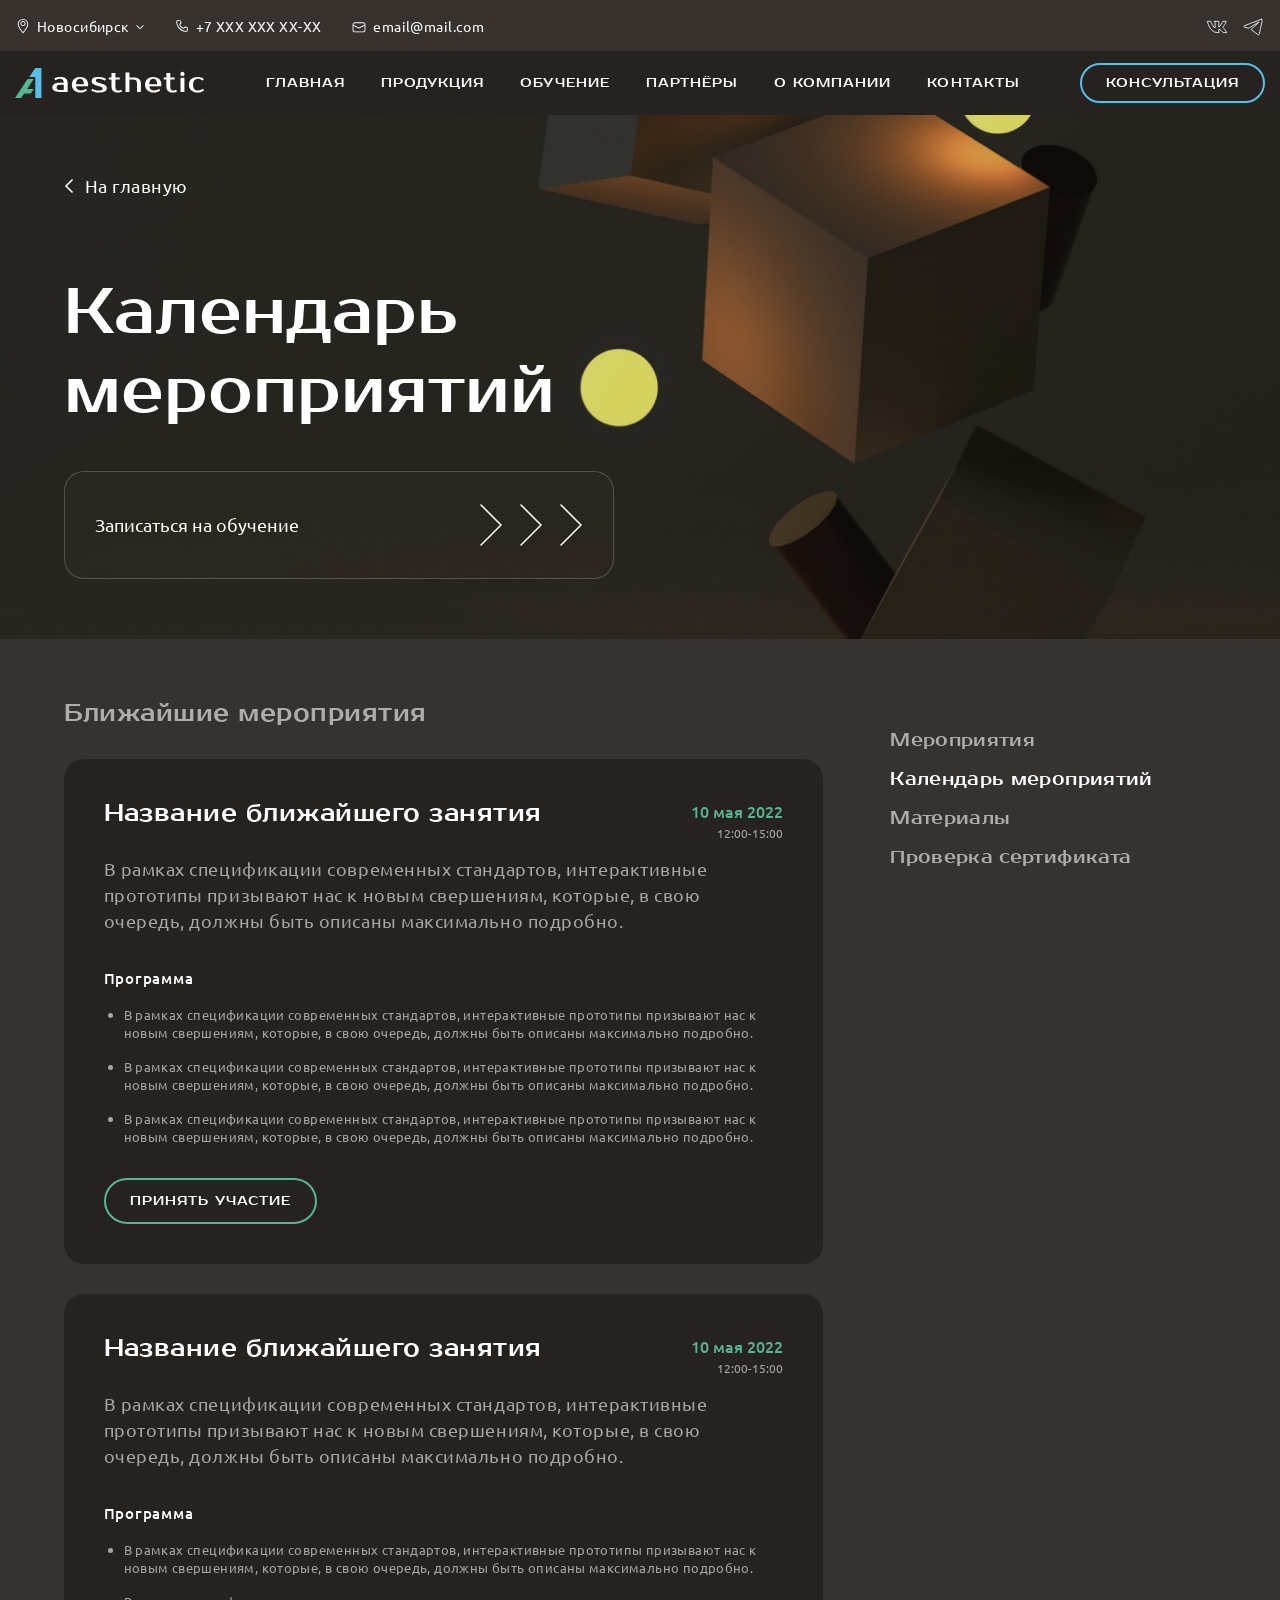
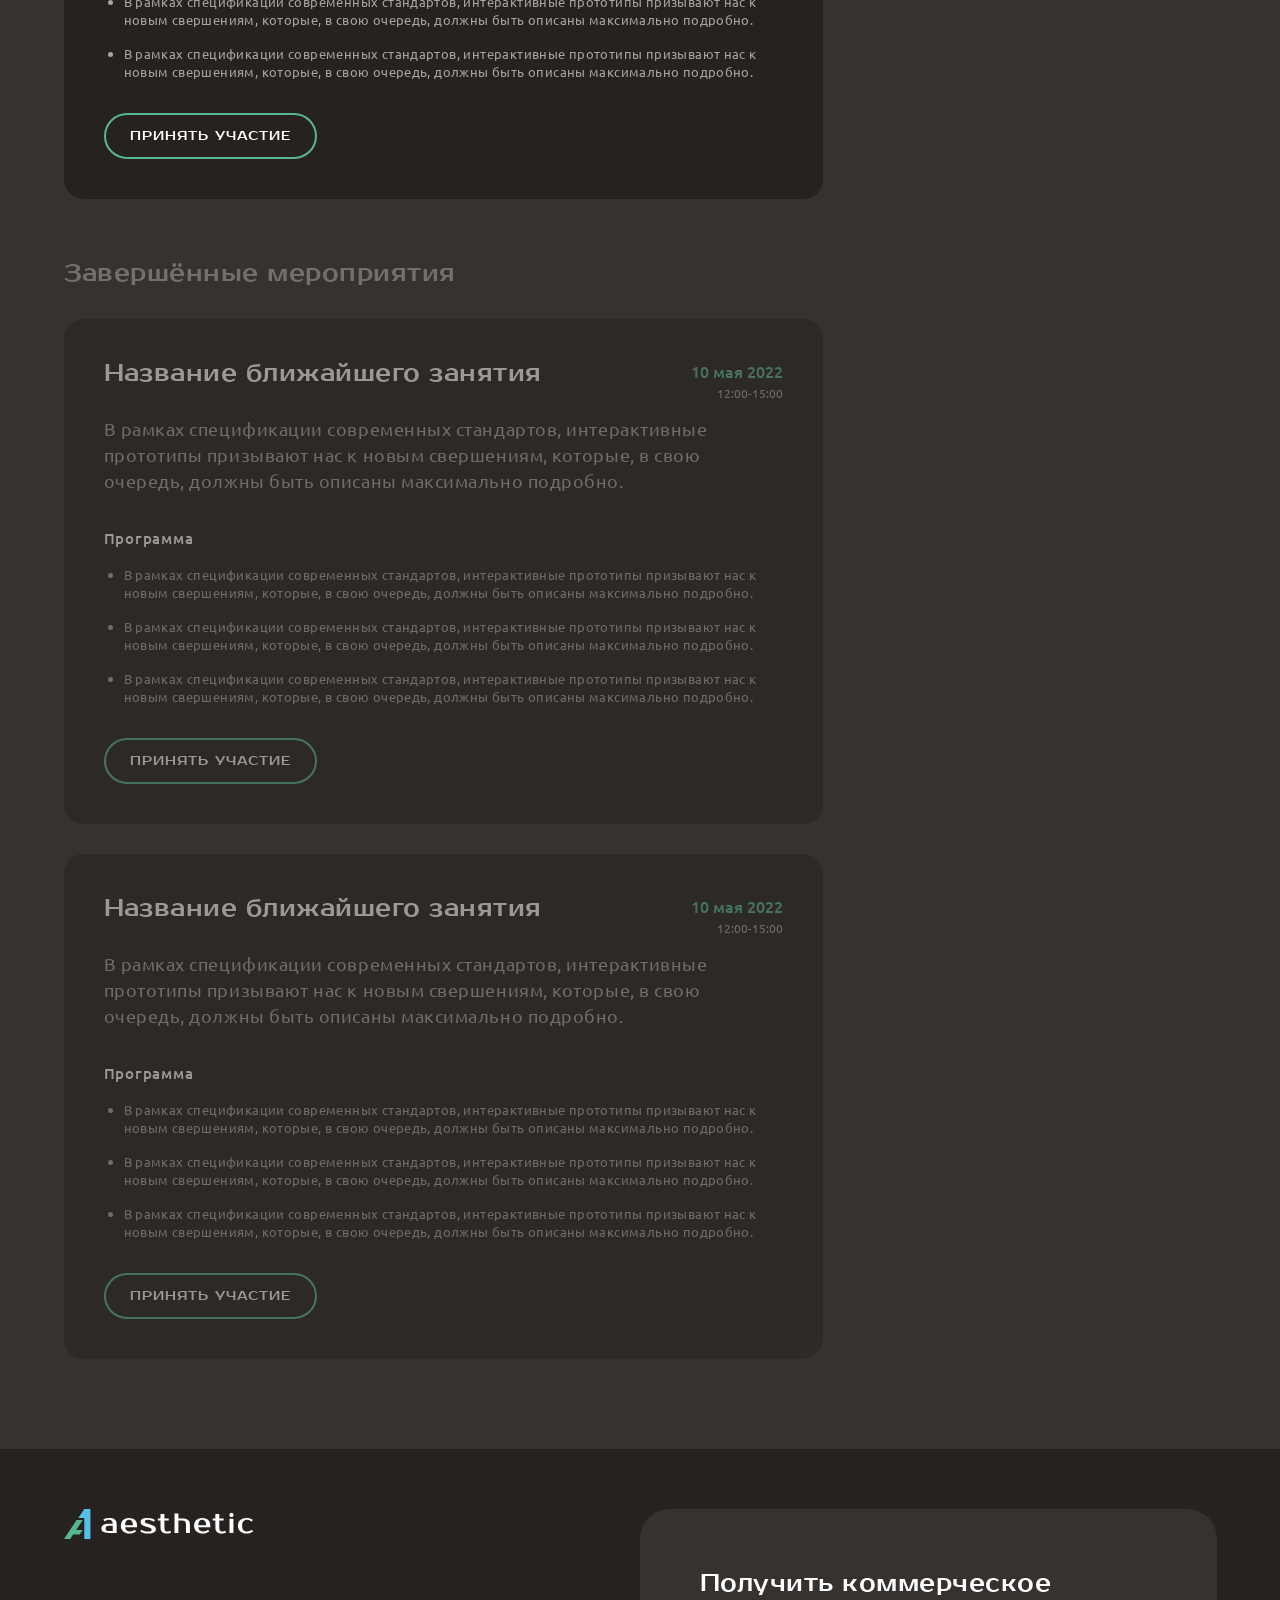
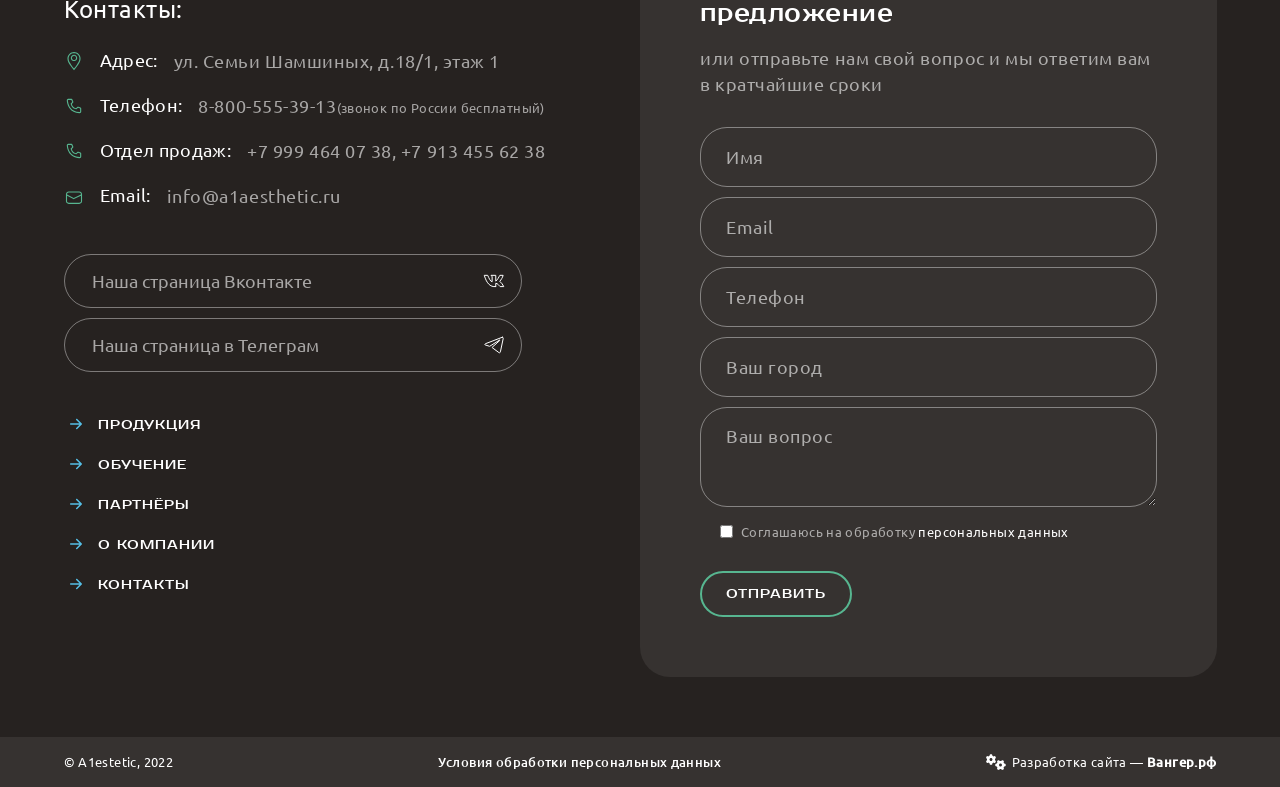
<file: calendar.html>
<!DOCTYPE html>
<html lang="ru">
<head>
	<meta charset="UTF-8">
	<meta http-equiv="X-UA-Compatible" content="IE=edge">
	<meta name="viewport" content="width=device-width, initial-scale=1.0">
	<link rel="icon" type="image/png" href="img/favicon.ico">
	<link rel="stylesheet" href="css/style.min.css">
	<link href="//vjs.zencdn.net/7.10.2/video-js.min.css" rel="stylesheet">
	<title>Календарь</title>
</head>

<body>
	
	<div class="wrapper">
		<!-- Header -->
<header class="header" id="header">
  <div class="header__top d-none d-xl-block">
    <div class="container-lg header__top-container">
      <div class="header__top-left">
        <div class="header-place header__top-left-item">
          <a class="header-place__link" href="#">Новосибирск</a>
          <ul class="header-place__list">
            <li>
              <a href="#">
                Москва
              </a>
            </li>
            <li>
              <a href="#">
                Иркутск
              </a>
            </li>
            <li>
              <a href="#">
                Казань
              </a>
            </li>
          </ul>
        </div>
        <a href="#" class="header__top-left-item header-tel">+7 XXX XXX XX-XX</a>
        <a href="#" class="header__top-left-item header-mail">email@mail.com</a>
      </div>
      <div class="header__top-right">
        <div class="header__socials socials">
          <ul class="socials__list">
            <li>
              <a href="#">
                <svg width="24" height="24" viewBox="0 0 24 24" fill="none" xmlns="http://www.w3.org/2000/svg">
                  <g opacity="0.8">
                    <path
                      d="M13.775 17.5951V14.2751C16.005 14.6151 16.71 16.3701 18.13 17.5951H21.75C20.8449 15.5745 19.4946 13.7849 17.8 12.3601C19.1 10.5701 20.48 8.88508 21.155 6.33008H17.865C16.575 8.28508 15.895 10.5751 13.775 12.0851V6.33008H9L10.14 7.74008V12.7651C8.29 12.5501 7.04 9.16508 5.685 6.33008H2.25C3.5 10.1601 6.13 18.5651 13.775 17.5951V17.5951Z"
                      stroke="white" stroke-linecap="round" stroke-linejoin="round" />
                  </g>
                </svg>
              </a>
            </li>
            <li>
              <a href="#">
                <svg width="24" height="24" viewBox="0 0 24 24" fill="none" xmlns="http://www.w3.org/2000/svg">
                  <g opacity="0.8">
                    <path
                      d="M20.415 4.23999C20.985 4.23999 21.415 4.73999 21.185 5.66999L18.395 18.82C18.2 19.755 17.635 19.98 16.855 19.545L10.2 14.63C10.1742 14.6115 10.1532 14.5871 10.1387 14.5588C10.1242 14.5306 10.1166 14.4993 10.1166 14.4675C10.1166 14.4357 10.1242 14.4044 10.1387 14.3762C10.1532 14.3479 10.1742 14.3235 10.2 14.305L17.885 7.36499C18.235 7.05499 17.81 6.90499 17.35 7.18499L7.70504 13.27C7.67579 13.2891 7.64258 13.3012 7.60793 13.3056C7.57328 13.3099 7.53809 13.3063 7.50504 13.295L3.41004 12C2.50004 11.735 2.50004 11.11 3.61504 10.665L20 4.34499C20.13 4.28265 20.2711 4.24695 20.415 4.23999Z"
                      stroke="white" stroke-linecap="round" stroke-linejoin="round" />
                  </g>
                </svg>
              </a>
            </li>
          </ul>
        </div>
      </div>
    </div>
  </div><!-- /header__top -->
  <div class="header__bottom">
    <div class="container-lg header__bottom-container justify-content-start justify-content-xl-between">
      <!-- Hamburger Menu -->
      <div class="hamburger d-flex d-xl-none" id="toggle">
        <div class="top-bun"></div>
        <div class="meat"></div>
        <div class="bottom-bun"></div>
      </div>
      <a class="header__logo logo" href="index.html">
        <img src="img/header/logo.svg" alt="logo">
      </a>
      <nav class="header__nav">
        <ul class="header__nav-list">
          <li>
            <a href="index.html">Главная</a>
          </li>
          <li>
            <a href="catalog.html">продукция</a>
          </li>
          <li>
            <a href="calendar.html">обучение</a>
          </li>
          <li>
            <a href="partners.html">партнёры</a>
          </li>
          <li>
            <a href="about.html">О компании</a>
          </li>
          <li>
            <a href="contacts.html">контакты</a>
          </li>
        </ul>
        <div class="header__contacts-sm d-block d-xl-none">
          <div class="header-place header__top-left-item">
            <a class="header-place__link" href="#">Новосибирск</a>
            <ul class="header-place__list">
              <li>
                <a href="#">
                  Москва
                </a>
              </li>
              <li>
                <a href="#">
                  Иркутск
                </a>
              </li>
              <li>
                <a href="#">
                  Казань
                </a>
              </li>
            </ul>
          </div>
          <a href="#" class="header__top-left-item header-tel">+7 XXX XXX XX-XX</a>
          <a href="#" class="header__top-left-item header-mail">email@mail.com</a>
          <button class="btn-reset header__btn btn" data-graph-path="modal-call">консультация</button>
        </div>
        <div class="header-socials-sm d-block d-xl-none">
          <div class="header__socials socials">
            <ul class="socials__list">
              <li>
                <a href="#">
                  <svg width="24" height="24" viewBox="0 0 24 24" fill="none" xmlns="http://www.w3.org/2000/svg">
                    <g opacity="0.8">
                      <path
                        d="M13.775 17.5951V14.2751C16.005 14.6151 16.71 16.3701 18.13 17.5951H21.75C20.8449 15.5745 19.4946 13.7849 17.8 12.3601C19.1 10.5701 20.48 8.88508 21.155 6.33008H17.865C16.575 8.28508 15.895 10.5751 13.775 12.0851V6.33008H9L10.14 7.74008V12.7651C8.29 12.5501 7.04 9.16508 5.685 6.33008H2.25C3.5 10.1601 6.13 18.5651 13.775 17.5951V17.5951Z"
                        stroke="white" stroke-linecap="round" stroke-linejoin="round" />
                    </g>
                  </svg>
                </a>
              </li>
              <li>
                <a href="#">
                  <svg width="24" height="24" viewBox="0 0 24 24" fill="none" xmlns="http://www.w3.org/2000/svg">
                    <g opacity="0.8">
                      <path
                        d="M20.415 4.23999C20.985 4.23999 21.415 4.73999 21.185 5.66999L18.395 18.82C18.2 19.755 17.635 19.98 16.855 19.545L10.2 14.63C10.1742 14.6115 10.1532 14.5871 10.1387 14.5588C10.1242 14.5306 10.1166 14.4993 10.1166 14.4675C10.1166 14.4357 10.1242 14.4044 10.1387 14.3762C10.1532 14.3479 10.1742 14.3235 10.2 14.305L17.885 7.36499C18.235 7.05499 17.81 6.90499 17.35 7.18499L7.70504 13.27C7.67579 13.2891 7.64258 13.3012 7.60793 13.3056C7.57328 13.3099 7.53809 13.3063 7.50504 13.295L3.41004 12C2.50004 11.735 2.50004 11.11 3.61504 10.665L20 4.34499C20.13 4.28265 20.2711 4.24695 20.415 4.23999Z"
                        stroke="white" stroke-linecap="round" stroke-linejoin="round" />
                    </g>
                  </svg>
                </a>
              </li>
            </ul>
          </div>
        </div>

      </nav>
      <button class="btn-reset header__btn btn d-none d-sm-flex" data-graph-path="modal-call">консультация</button>
      <button class="btn-reset header__btn btn header__btn_bg-change d-flex d-sm-none"
        data-graph-path="modal-call"></button>
    </div>
  </div><!-- /header__bottom -->
</header>
		<main class="main first">
			<!-- intro-calendar -->
<section class="intro-calendar" id="intro-calendar" style="background-image: url('img/archives/bg-archives.png');">
  <div class="container intro-calendar__container">
    <div class="row">
      <div class="col-lg-8">
        <a href="index.html" class="intro-calendar__catalog-btn btn-back">На главную</a>
        <h1 class="intro-calendar__title">Календарь мероприятий</h1>  

        <div class="__select d-block d-lg-none" data-state="">
          <div class="__select__title" data-default="Option 0">Календарь мероприятий</div>
          <div class="__select__content">
            <input id="singleSelect0" class="__select__input" type="radio" name="singleSelect" checked>
            <label for="singleSelect0" class="__select__label">Все публикации</label>
            <input id="singleSelect1" class="__select__input" type="radio" name="singleSelect">
            <label for="singleSelect1" class="__select__label"> <a href="#">Мероприятия</a> </label>   
            <input id="singleSelect2" class="__select__input" type="radio" name="singleSelect" checked>
            <label for="singleSelect2" class="__select__label">Календарь мероприятий</label>      
            <input id="singleSelect3" class="__select__input" type="radio" name="singleSelect">
            <label for="singleSelect3" class="__select__label">Материалы</label>
            <input id="singleSelect4" class="__select__input" type="radio" name="singleSelect">
            <label for="singleSelect4" class="__select__label">Проверка сертификата</label>
          </div>
        </div>  

        <button class="btn-reset intro-product__btn intro-calendar__btn" data-graph-path="modal-start">
          <div class="intro-product__btn-text intro-calendar__btn-text">
            Записаться на обучение
          </div>
          <img src="img/icons/arrows.svg" alt="arrows">
        </button>      
      </div>
    </div>
  </div>
 
</section>
			<!-- calendar -->
<section class="calendar" id="calendar">
  <div class="container">
    <div class="row">
      <div class="col-lg-8">
        <div class="calendar__wrapper">
          <div class="calendar__title">
            Ближайшие мероприятия
          </div>
          <ul class="calendar__list">
            <li class="calendar__item">
              <div class="calendar__item-title-wrapper">
                <div class="calendar__item-title">
                  Название ближайшего занятия
                </div>
                <div class="calendar__item-date">
                  <div class="calendar__item-day">
                    10 мая 2022 
                  </div>
                  <div class="calendar__item-time">
                    12:00-15:00
                  </div>
                </div>
              </div>
              <p class="calendar__item-text">
                В рамках спецификации современных стандартов, интерактивные прототипы призывают нас к новым свершениям, которые, в свою очередь, должны быть описаны максимально подробно.
              </p>
              <div class="calendar-programm">
                <div class="calendar-programm__title">
                  Программа
                </div>
                <ul class="calendar-programm__list">
                  <li class="calendar-programm__item">
                    В рамках спецификации современных стандартов, интерактивные прототипы призывают нас к новым свершениям, которые, в свою очередь, должны быть описаны максимально подробно.
                  </li>
                  <li class="calendar-programm__item">
                    В рамках спецификации современных стандартов, интерактивные прототипы призывают нас к новым свершениям, которые, в свою очередь, должны быть описаны максимально подробно.
                  </li>
                  <li class="calendar-programm__item">
                    В рамках спецификации современных стандартов, интерактивные прототипы призывают нас к новым свершениям, которые, в свою очередь, должны быть описаны максимально подробно.
                  </li>
                </ul>
              </div>
              <button class="btn-reset calendar-programm__btn btn" data-graph-path="modal-start">принять участие</button>
            </li>
            <li class="calendar__item">
              <div class="calendar__item-title-wrapper">
                <div class="calendar__item-title">
                  Название ближайшего занятия
                </div>
                <div class="calendar__item-date">
                  <div class="calendar__item-day">
                    10 мая 2022 
                  </div>
                  <div class="calendar__item-time">
                    12:00-15:00
                  </div>
                </div>
              </div>
              <p class="calendar__item-text">
                В рамках спецификации современных стандартов, интерактивные прототипы призывают нас к новым свершениям, которые, в свою очередь, должны быть описаны максимально подробно.
              </p>
              <div class="calendar-programm">
                <div class="calendar-programm__title">
                  Программа
                </div>
                <ul class="calendar-programm__list">
                  <li class="calendar-programm__item">
                    В рамках спецификации современных стандартов, интерактивные прототипы призывают нас к новым свершениям, которые, в свою очередь, должны быть описаны максимально подробно.
                  </li>
                  <li class="calendar-programm__item">
                    В рамках спецификации современных стандартов, интерактивные прототипы призывают нас к новым свершениям, которые, в свою очередь, должны быть описаны максимально подробно.
                  </li>
                  <li class="calendar-programm__item">
                    В рамках спецификации современных стандартов, интерактивные прототипы призывают нас к новым свершениям, которые, в свою очередь, должны быть описаны максимально подробно.
                  </li>
                </ul>
              </div>
              <button class="btn-reset calendar-programm__btn btn" data-graph-path="modal-start">принять участие</button>
            </li>            
          </ul>
          <div class="calendar-finished">
            <div class="calendar__title">Завершённые мероприятия</div>
            <ul class="calendar__list">
              <li class="calendar__item">
                <div class="calendar__item-title-wrapper">
                  <div class="calendar__item-title">
                    Название ближайшего занятия
                  </div>
                  <div class="calendar__item-date">
                    <div class="calendar__item-day">
                      10 мая 2022 
                    </div>
                    <div class="calendar__item-time">
                      12:00-15:00
                    </div>
                  </div>
                </div>
                <p class="calendar__item-text">
                  В рамках спецификации современных стандартов, интерактивные прототипы призывают нас к новым свершениям, которые, в свою очередь, должны быть описаны максимально подробно.
                </p>
                <div class="calendar-programm">
                  <div class="calendar-programm__title">
                    Программа
                  </div>
                  <ul class="calendar-programm__list">
                    <li class="calendar-programm__item">
                      В рамках спецификации современных стандартов, интерактивные прототипы призывают нас к новым свершениям, которые, в свою очередь, должны быть описаны максимально подробно.
                    </li>
                    <li class="calendar-programm__item">
                      В рамках спецификации современных стандартов, интерактивные прототипы призывают нас к новым свершениям, которые, в свою очередь, должны быть описаны максимально подробно.
                    </li>
                    <li class="calendar-programm__item">
                      В рамках спецификации современных стандартов, интерактивные прототипы призывают нас к новым свершениям, которые, в свою очередь, должны быть описаны максимально подробно.
                    </li>
                  </ul>
                </div>
                <button class="btn-reset calendar-programm__btn btn">принять участие</button>
              </li>
              <li class="calendar__item">
                <div class="calendar__item-title-wrapper">
                  <div class="calendar__item-title">
                    Название ближайшего занятия
                  </div>
                  <div class="calendar__item-date">
                    <div class="calendar__item-day">
                      10 мая 2022 
                    </div>
                    <div class="calendar__item-time">
                      12:00-15:00
                    </div>
                  </div>
                </div>
                <p class="calendar__item-text">
                  В рамках спецификации современных стандартов, интерактивные прототипы призывают нас к новым свершениям, которые, в свою очередь, должны быть описаны максимально подробно.
                </p>
                <div class="calendar-programm">
                  <div class="calendar-programm__title">
                    Программа
                  </div>
                  <ul class="calendar-programm__list">
                    <li class="calendar-programm__item">
                      В рамках спецификации современных стандартов, интерактивные прототипы призывают нас к новым свершениям, которые, в свою очередь, должны быть описаны максимально подробно.
                    </li>
                    <li class="calendar-programm__item">
                      В рамках спецификации современных стандартов, интерактивные прототипы призывают нас к новым свершениям, которые, в свою очередь, должны быть описаны максимально подробно.
                    </li>
                    <li class="calendar-programm__item">
                      В рамках спецификации современных стандартов, интерактивные прототипы призывают нас к новым свершениям, которые, в свою очередь, должны быть описаны максимально подробно.
                    </li>
                  </ul>
                </div>
                <button class="btn-reset calendar-programm__btn btn">принять участие</button>
              </li>              
            </ul>
          </div>
          
        </div>
      </div>
      <div class="col-lg-4">
        <nav class="calendar__nav d-none d-lg-block">
          <ul class="calendar__nav-list">
            <li>
              <a href="#">Мероприятия</a>
            </li>
            <li class="active">
              <a href="#">Календарь мероприятий</a>
            </li>
            <li>
              <a href="#">Материалы</a>
            </li>
            <li>
              <a href="#">Проверка сертификата</a>
            </li>
          </ul>
        </nav>
      </div>
    </div>
  </div>
</section>
		
		
		
		</main>
		<!-- Footer -->
<footer class="footer" id="footer">
  <div class="footer__top">
    <div class="container footer__container">
      <div class="footer__top-left">
        <a class="footer__logo logo" href="index.html">
          <img src="img/header/logo.svg" alt="logo">
        </a>
        <div class="footer__contacts">
          <div class="footer__contacts-title">
            Контакты:
          </div>
          <div class="footer__contacts-item first">
            <div class="footer__contacts-item-title">Адрес:</div>
            <div class="footer__contacts-item-text"> <a href="#">ул. Семьи Шамшиных, д.18/1, этаж 1</a></div>
          </div>
          <div class="footer__contacts-item second">
            <div class="footer__contacts-item-title">Телефон:</div>
            <div class="footer__contacts-item-text"> <a href="tel:88005553913">8-800-555-39-13</a><span>(звонок по России бесплатный)</span></div>
          </div>
          <div class="footer__contacts-item third">
            <div class="footer__contacts-item-title">Отдел продаж:</div>
            <div class="footer__contacts-item-text"><a href="tel:+79994640738">+7 999 464 07 38</a>, <a href="+79134556238">+7 913 455 62 38</a></div>
          </div>
          <div class="footer__contacts-item forth">
            <div class="footer__contacts-item-title">Email:</div>
            <div class="footer__contacts-item-text"> <a href="mailto:info@a1aesthetic.ru">info@a1aesthetic.ru</a></div>
          </div>
          <div class="footer__contacts-socials socials-item">
            <div class="socials-item__text">Наша страница Вконтакте</div>
            <div class="socials-item__icon"><img src="img/header/vk.svg" alt="icon"></div>
            <a href="#"></a>
          </div>
          <div class="footer__contacts-socials socials-item">
            <div class="socials-item__text">Наша страница в Телеграм</div>
            <div class="socials-item__icon"><img src="img/header/telegram.svg" alt="icon"></div>
            <a href="#"></a>
          </div>
          <nav class="footer__nav">
            <ul class="footer__nav-list">
              <li>
                <a href="catalog.html">
                  продукция
                </a>
              </li>
              <li>
                <a href="calendar.html">
                  обучение
                </a>
              </li>
              <li>
                <a href="partners.html">
                  партнёры
                </a>
              </li>
              <li>
                <a href="about.html">
                  о компании
                </a>
              </li>
              <li>
                <a href="contacts.html">
                  контакты
                </a>
              </li>
            </ul>
          </nav>
        </div>
      </div>
      <div class="footer__top-right">
        <form action="#" class="footer-form">
          <div class="footer-form__title">Получить коммерческое предложение</div>
          <p class="footer-form__descr">
            или отправьте нам свой вопрос и мы ответим вам в кратчайшие сроки
          </p>
          <div class="footer-form__content">
            <div class="input-wrapper">
              <input type="text" class="footer-form__input" placeholder="Имя">
            </div>
            <div class="input-wrapper">
              <input type="mail" class="footer-form__input" placeholder="Email">
            </div>    
            <div class="input-wrapper">
              <input type="tel" class="footer-form__input" placeholder="Телефон">
            </div>     
            <div class="input-wrapper">
              <input type="text" class="footer-form__input" placeholder="Ваш город">
            </div>       
            <div class="input-wrapper">
              <textarea class="footer-form__textarea" name="footer-textarea" id="footer-textarea" cols="30" rows="10" placeholder="Ваш вопрос"></textarea>
            </div>        
          </div>
          <div class="agreement">
            <label class="footer-form__checkbox-label" for="footer-form__checkbox-input">
              <input type="checkbox" id="footer-form__checkbox-input">
              <div class="agreement__text">
                Соглашаюсь на обработку <a href="#">персональных данных</a> 
              </div>
            </label>
          </div>
          <button class="footer-form__btn btn" type="submit">отправить</button>
        </form>
      </div>
    </div>
  </div>
  <div class="footer__bottom">
    <div class="container footer__bottom-container">
      <div class="footer__copyright">
        © A1estetic, 2022
      </div>
      <div class="footer__politics">
        <a href="#">
          Условия обработки персональных данных
        </a>       
      </div>
      <div class="footer__develop">
        <img src="img/footer/develop-icon.svg" alt="icon">
        <div class="footer__develop-text">
          Разработка сайта — <a href="Вангер.рф">Вангер.рф</a>
        </div>
      </div>
    </div>
  </div>
</footer>
<!-- modal -->

<div class="graph-modal">


  <div class="graph-modal__container modal-commerce__container modal-commerce" role="dialog" aria-modal="true"
    data-graph-target="modal-commerce">
    <button class="btn-reset js-modal-close graph-modal__close" aria-label="Закрыть модальное окно"></button>
    <div class="graph-modal__content">
      <h3 class="modal-commerce__title">Запрос коммерческого предложения</h3>
      <p class="modal-commerce__descr">
        Оказывать медицинские услуги могут юридические лица, имеющие лицензию, дающую право на оказание медицинской
        деятельности.
        Для того, чтобы мы выслали вам коммерческое предложение заполните форму ниже.
      </p>
      <div class="footer-form__content">
        <div class="input-wrapper">
          <input type="text" class="footer-form__input" placeholder="Контактное лицо">
        </div>
        <div class="input-wrapper">
          <input type="text" class="footer-form__input" placeholder="Контактное лицо">
        </div>
        <div class="input-wrapper">
          <input type="tel" class="footer-form__input" placeholder="Телефон">
        </div>
        <div class="input-wrapper">
          <input type="text" class="footer-form__input" placeholder="Название клиники">
        </div>

      </div>
      <div class="interests">
        <div class="interests__title">
          Укажите какое оборудование вас интересует:
        </div>
        <ul class="interests__list">
          <li class="interests__item">
            <input class="interests__cb" type="checkbox" id="interests__cb_1">
            <label for="interests__cb_1">UCOS HIFU - аппаратный SMAS лифтинг</label>
          </li>
          <li class="interests__item">
            <input class="interests__cb" type="checkbox" id="interests__cb_2">
            <label for="interests__cb_2">DeAgeEX DUAL - Фракционные микроиглы</label>
          </li>
          <li class="interests__item">
            <input class="interests__cb" type="checkbox" id="interests__cb_3">
            <label for="interests__cb_3">Vesta - Фракционный CO2 лазер</label>
          </li>
          <li class="interests__item">
            <input class="interests__cb" type="checkbox" id="interests__cb_4">
            <label for="interests__cb_4">Selene 808 - Диодный лазер для эпиляции</label>
          </li>
        </ul>
      </div>
      <div class="input-wrapper">
        <textarea class="footer-form__textarea" name="textarea-commerce" id="textarea-commerce" cols="30" rows="10"
          placeholder="Примечание"></textarea>
      </div>
      <div class="agreement">
        <label class="footer-form__checkbox-label" for="modal-commerce-agree">
          <input type="checkbox" id="modal-commerce-agree">
          <div class="agreement__text">
            Соглашаюсь на обработку <a href="#">персональных данных</a>
          </div>
        </label>
      </div>
      <button class="footer-form__btn btn" type="submit">отправить</button>
    </div>
  </div>

  <div class="graph-modal__container modal-repair__container modal-repair" role="dialog" aria-modal="true"
    data-graph-target="modal-repair">
    <button class="btn-reset js-modal-close graph-modal__close" aria-label="Закрыть модальное окно"></button>
    <div class="graph-modal__content">
      <h3 class="modal-commerce__title">Заказать расходник</h3>
      <p class="modal-commerce__descr">
        После оформления заявки с Вами свяжется менеджер для уточнения деталей заказа.
      </p>
      <div class="footer-form__content">
        <div class="input-wrapper">
          <textarea class="footer-form__textarea" name="repair-textarea" id="repair-textarea" cols="30" rows="10"
            placeholder="Какие расходные материалы вас интересуют?"></textarea>
        </div>
        <div class="input-wrapper">
          <input type="text" class="footer-form__input" placeholder="Контактное лицо">
        </div>
        <div class="input-wrapper">
          <input type="email" class="footer-form__input" placeholder="Email">
        </div>
        <div class="input-wrapper">
          <input type="tel" class="footer-form__input" placeholder="Телефон">
        </div>
        <div class="input-wrapper">
          <input type="text" class="footer-form__input" placeholder="Ваш город">
        </div>
        <div class="input-wrapper">
          <input type="text" class="footer-form__input" placeholder="Название клиники">
        </div>
      </div>

      <div class="wrapper-btn">
        <div class="agreement">
          <label class="footer-form__checkbox-label" for="modal-repair-agree">
            <input type="checkbox" id="modal-repair-agree">
            <div class="agreement__text">
              Соглашаюсь на обработку <a href="#">персональных данных</a>
            </div>
          </label>
        </div>
        <button class="footer-form__btn btn" type="submit">заказать</button>
      </div>
    </div>
  </div>

  <div class="graph-modal__container modal-start__container modal-start" role="dialog" aria-modal="true"
    data-graph-target="modal-start">
    <button class="btn-reset js-modal-close graph-modal__close" aria-label="Закрыть модальное окно"></button>
    <div class="graph-modal__content">
      <h3 class="modal-commerce__title modal-start__title">Принять участие</h3>
      <div class="footer-form__content">
        <div class="input-wrapper">
          <select name="modal-start-select" id="modal-start-select">
            <option value="1 урок">Название ближайшего занятия</option>
            <option value="1 урок">1 урок</option>
            <option value="2 урок">2 урок</option>
            <option value="3 урок">3 урок</option>
            <option value="4 урок">4 урок</option>
          </select>
        </div>
        <div class="input-wrapper">
          <input type="text" class="footer-form__input" placeholder="Имя">
        </div>
        <div class="input-wrapper">
          <input type="email" class="footer-form__input" placeholder="Email">
        </div>
        <div class="input-wrapper">
          <input type="tel" class="footer-form__input" placeholder="Телефон">
        </div>
        <div class="input-wrapper">
          <input type="text" class="footer-form__input" placeholder="Ваш город">
        </div>
      </div>

      <div class="wrapper-btn">
        <div class="agreement">
          <label class="footer-form__checkbox-label" for="modal-repair-agree">
            <input type="checkbox" id="modal-repair-agree">
            <div class="agreement__text">
              Соглашаюсь на обработку <a href="#">персональных данных</a>
            </div>
          </label>
        </div>
        <button class="footer-form__btn btn" type="submit">заказать</button>
      </div>
    </div>
  </div>


  <div class="graph-modal__container modal-sertificate__container modal-sertificate" role="dialog" aria-modal="true"
    data-graph-target="modal-sertificate">
    <button class="btn-reset js-modal-close graph-modal__close" aria-label="Закрыть модальное окно"></button>
    <div class="graph-modal__content">
      <h3 class="modal-commerce__title modal-sertificate__title">Иванова М.В.</h3>
      <div class="footer-form__content">
        <div class="modal-sertificate__item">
          <div class="modal-sertificate__item-title">
            Название аппарата
          </div>
          <div class="modal-sertificate__item-text">
            2021 год обучения
          </div>
        </div>
        <div class="modal-sertificate__item">
          <div class="modal-sertificate__item-title">
            Название аппарата
          </div>
          <div class="modal-sertificate__item-text">
            2021 год обучения
          </div>
        </div>
      </div>
    </div>
  </div>


  <div class="graph-modal__container modal-call__container modal-call" role="dialog" aria-modal="true"
    data-graph-target="modal-call">
    <button class="btn-reset js-modal-close graph-modal__close" aria-label="Закрыть модальное окно"></button>
    <div class="graph-modal__content">
      <h3 class="modal-commerce__title modal-call__title">Уведомить меня о ближайшем мероприятии</h3>
      <p class="modal-commerce__descr">
        Подписаться на уведомления о предстоящих мероприятиях
      </p>
      <div class="footer-form__content">
        <div class="input-wrapper">
          <input type="text" class="footer-form__input" placeholder="Имя">
        </div>
        <div class="input-wrapper">
          <input type="email" class="footer-form__input" placeholder="Email">
        </div>     
        <div class="input-wrapper">
          <input type="text" class="footer-form__input" placeholder="Ваш город">
        </div>
        <div class="agreement">
          <label class="footer-form__checkbox-label" for="modal-call-agree">
            <input type="checkbox" id="modal-call-agree">
            <div class="agreement__text">
              Соглашаюсь на обработку <a href="#">персональных данных</a>
            </div>
          </label>
        </div>
        <button class="footer-form__btn btn" type="submit">отправить</button>
    
      </div>
    </div>
  </div>




</div>
	</div>
	
	<script src="//vjs.zencdn.net/7.10.2/video.min.js"></script>
	<script src="js/app.min.js"></script>
  <script src="js/script.js"></script>
</body>

</html>
</file>
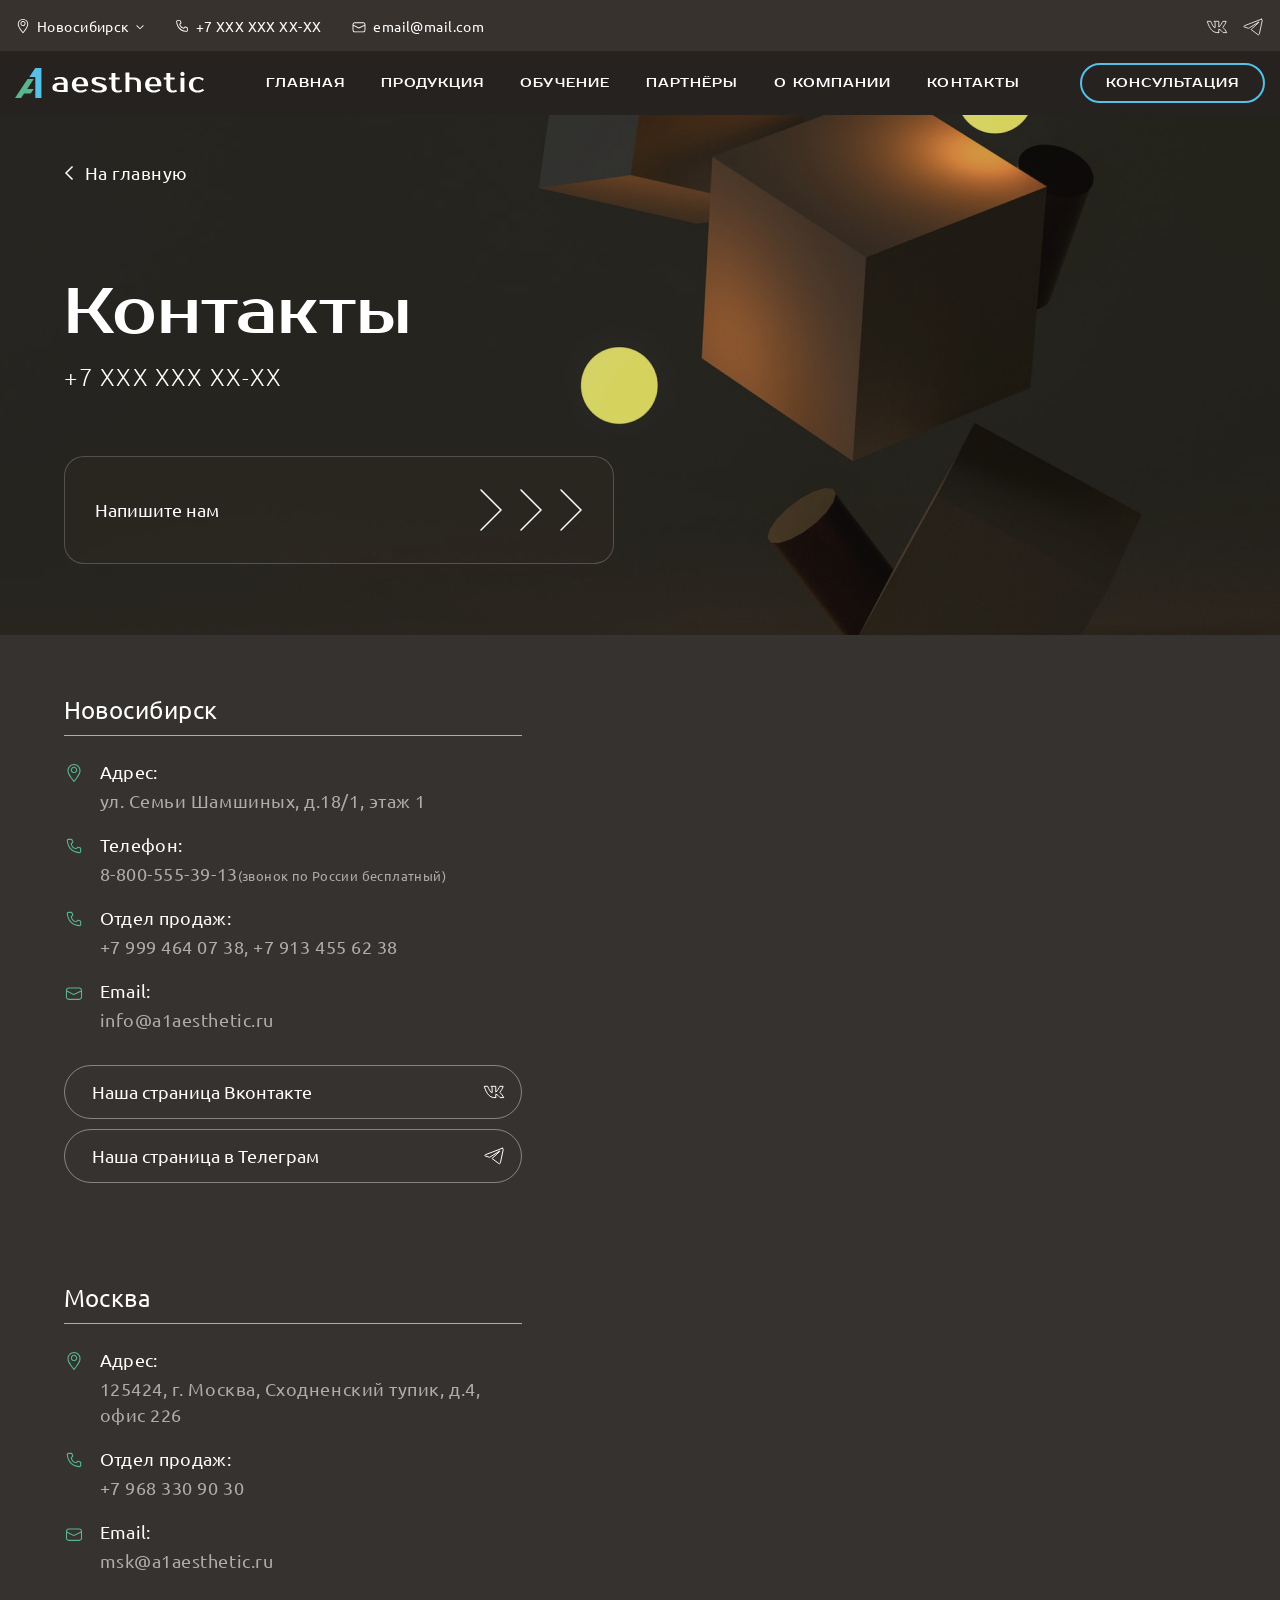
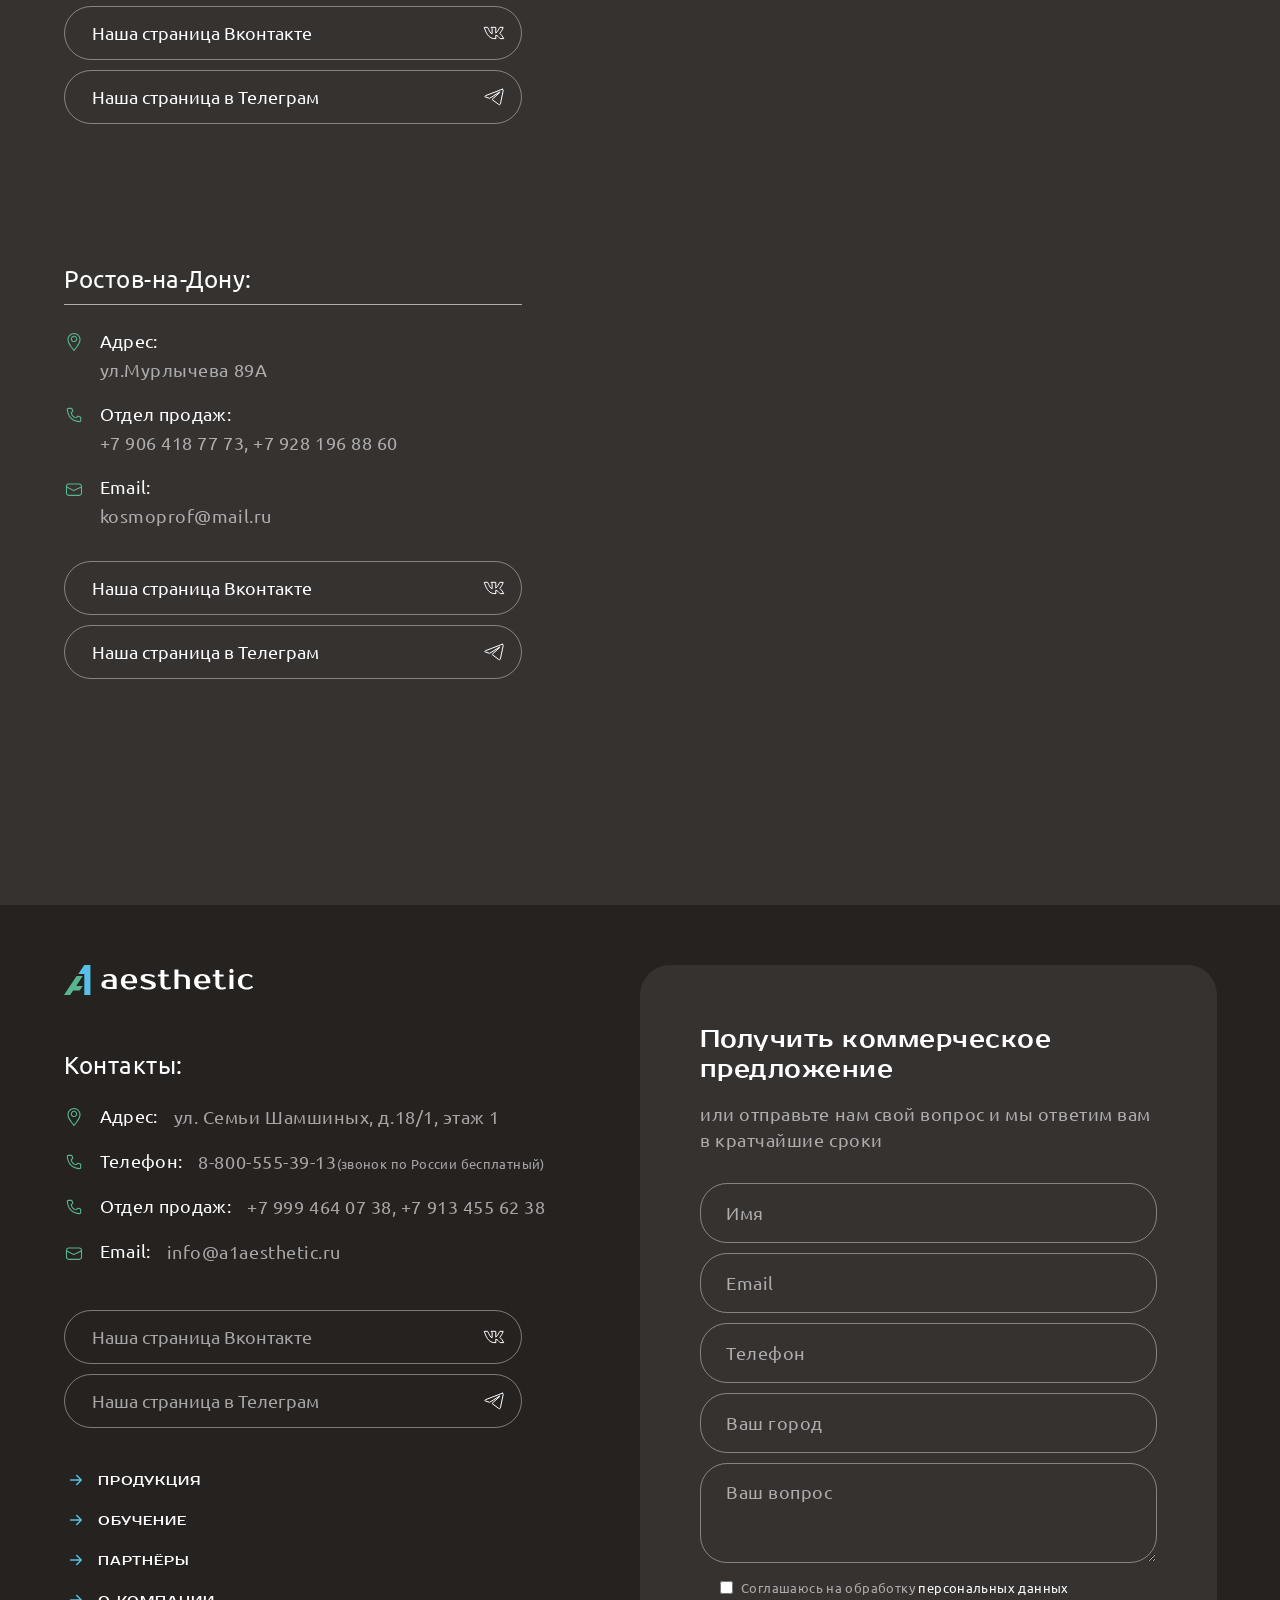
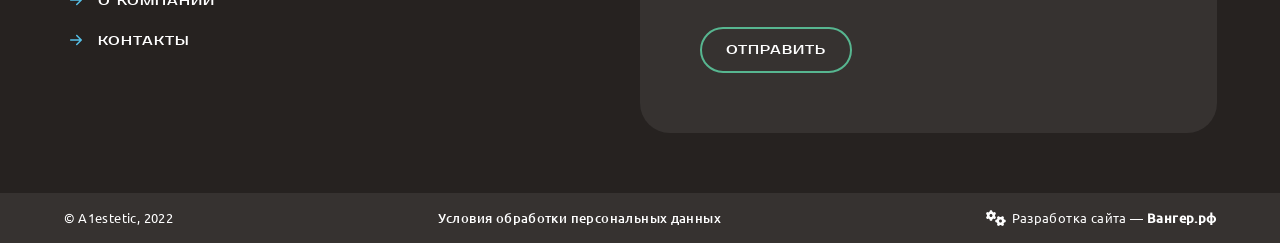
<file: contacts.html>
<!DOCTYPE html>
<html lang="ru">
<head>
	<meta charset="UTF-8">
	<meta http-equiv="X-UA-Compatible" content="IE=edge">
	<meta name="viewport" content="width=device-width, initial-scale=1.0">
	<link rel="icon" type="image/png" href="img/favicon.ico">
	<link rel="stylesheet" href="css/style.min.css">
	<link href="//vjs.zencdn.net/7.10.2/video-js.min.css" rel="stylesheet">
	<title>Контакты</title>
</head>

<body>
	
	<div class="wrapper">
		<!-- Header -->
<header class="header" id="header">
  <div class="header__top d-none d-xl-block">
    <div class="container-lg header__top-container">
      <div class="header__top-left">
        <div class="header-place header__top-left-item">
          <a class="header-place__link" href="#">Новосибирск</a>
          <ul class="header-place__list">
            <li>
              <a href="#">
                Москва
              </a>
            </li>
            <li>
              <a href="#">
                Иркутск
              </a>
            </li>
            <li>
              <a href="#">
                Казань
              </a>
            </li>
          </ul>
        </div>
        <a href="#" class="header__top-left-item header-tel">+7 XXX XXX XX-XX</a>
        <a href="#" class="header__top-left-item header-mail">email@mail.com</a>
      </div>
      <div class="header__top-right">
        <div class="header__socials socials">
          <ul class="socials__list">
            <li>
              <a href="#">
                <svg width="24" height="24" viewBox="0 0 24 24" fill="none" xmlns="http://www.w3.org/2000/svg">
                  <g opacity="0.8">
                    <path
                      d="M13.775 17.5951V14.2751C16.005 14.6151 16.71 16.3701 18.13 17.5951H21.75C20.8449 15.5745 19.4946 13.7849 17.8 12.3601C19.1 10.5701 20.48 8.88508 21.155 6.33008H17.865C16.575 8.28508 15.895 10.5751 13.775 12.0851V6.33008H9L10.14 7.74008V12.7651C8.29 12.5501 7.04 9.16508 5.685 6.33008H2.25C3.5 10.1601 6.13 18.5651 13.775 17.5951V17.5951Z"
                      stroke="white" stroke-linecap="round" stroke-linejoin="round" />
                  </g>
                </svg>
              </a>
            </li>
            <li>
              <a href="#">
                <svg width="24" height="24" viewBox="0 0 24 24" fill="none" xmlns="http://www.w3.org/2000/svg">
                  <g opacity="0.8">
                    <path
                      d="M20.415 4.23999C20.985 4.23999 21.415 4.73999 21.185 5.66999L18.395 18.82C18.2 19.755 17.635 19.98 16.855 19.545L10.2 14.63C10.1742 14.6115 10.1532 14.5871 10.1387 14.5588C10.1242 14.5306 10.1166 14.4993 10.1166 14.4675C10.1166 14.4357 10.1242 14.4044 10.1387 14.3762C10.1532 14.3479 10.1742 14.3235 10.2 14.305L17.885 7.36499C18.235 7.05499 17.81 6.90499 17.35 7.18499L7.70504 13.27C7.67579 13.2891 7.64258 13.3012 7.60793 13.3056C7.57328 13.3099 7.53809 13.3063 7.50504 13.295L3.41004 12C2.50004 11.735 2.50004 11.11 3.61504 10.665L20 4.34499C20.13 4.28265 20.2711 4.24695 20.415 4.23999Z"
                      stroke="white" stroke-linecap="round" stroke-linejoin="round" />
                  </g>
                </svg>
              </a>
            </li>
          </ul>
        </div>
      </div>
    </div>
  </div><!-- /header__top -->
  <div class="header__bottom">
    <div class="container-lg header__bottom-container justify-content-start justify-content-xl-between">
      <!-- Hamburger Menu -->
      <div class="hamburger d-flex d-xl-none" id="toggle">
        <div class="top-bun"></div>
        <div class="meat"></div>
        <div class="bottom-bun"></div>
      </div>
      <a class="header__logo logo" href="index.html">
        <img src="img/header/logo.svg" alt="logo">
      </a>
      <nav class="header__nav">
        <ul class="header__nav-list">
          <li>
            <a href="index.html">Главная</a>
          </li>
          <li>
            <a href="catalog.html">продукция</a>
          </li>
          <li>
            <a href="calendar.html">обучение</a>
          </li>
          <li>
            <a href="partners.html">партнёры</a>
          </li>
          <li>
            <a href="about.html">О компании</a>
          </li>
          <li>
            <a href="contacts.html">контакты</a>
          </li>
        </ul>
        <div class="header__contacts-sm d-block d-xl-none">
          <div class="header-place header__top-left-item">
            <a class="header-place__link" href="#">Новосибирск</a>
            <ul class="header-place__list">
              <li>
                <a href="#">
                  Москва
                </a>
              </li>
              <li>
                <a href="#">
                  Иркутск
                </a>
              </li>
              <li>
                <a href="#">
                  Казань
                </a>
              </li>
            </ul>
          </div>
          <a href="#" class="header__top-left-item header-tel">+7 XXX XXX XX-XX</a>
          <a href="#" class="header__top-left-item header-mail">email@mail.com</a>
          <button class="btn-reset header__btn btn" data-graph-path="modal-call">консультация</button>
        </div>
        <div class="header-socials-sm d-block d-xl-none">
          <div class="header__socials socials">
            <ul class="socials__list">
              <li>
                <a href="#">
                  <svg width="24" height="24" viewBox="0 0 24 24" fill="none" xmlns="http://www.w3.org/2000/svg">
                    <g opacity="0.8">
                      <path
                        d="M13.775 17.5951V14.2751C16.005 14.6151 16.71 16.3701 18.13 17.5951H21.75C20.8449 15.5745 19.4946 13.7849 17.8 12.3601C19.1 10.5701 20.48 8.88508 21.155 6.33008H17.865C16.575 8.28508 15.895 10.5751 13.775 12.0851V6.33008H9L10.14 7.74008V12.7651C8.29 12.5501 7.04 9.16508 5.685 6.33008H2.25C3.5 10.1601 6.13 18.5651 13.775 17.5951V17.5951Z"
                        stroke="white" stroke-linecap="round" stroke-linejoin="round" />
                    </g>
                  </svg>
                </a>
              </li>
              <li>
                <a href="#">
                  <svg width="24" height="24" viewBox="0 0 24 24" fill="none" xmlns="http://www.w3.org/2000/svg">
                    <g opacity="0.8">
                      <path
                        d="M20.415 4.23999C20.985 4.23999 21.415 4.73999 21.185 5.66999L18.395 18.82C18.2 19.755 17.635 19.98 16.855 19.545L10.2 14.63C10.1742 14.6115 10.1532 14.5871 10.1387 14.5588C10.1242 14.5306 10.1166 14.4993 10.1166 14.4675C10.1166 14.4357 10.1242 14.4044 10.1387 14.3762C10.1532 14.3479 10.1742 14.3235 10.2 14.305L17.885 7.36499C18.235 7.05499 17.81 6.90499 17.35 7.18499L7.70504 13.27C7.67579 13.2891 7.64258 13.3012 7.60793 13.3056C7.57328 13.3099 7.53809 13.3063 7.50504 13.295L3.41004 12C2.50004 11.735 2.50004 11.11 3.61504 10.665L20 4.34499C20.13 4.28265 20.2711 4.24695 20.415 4.23999Z"
                        stroke="white" stroke-linecap="round" stroke-linejoin="round" />
                    </g>
                  </svg>
                </a>
              </li>
            </ul>
          </div>
        </div>

      </nav>
      <button class="btn-reset header__btn btn d-none d-sm-flex" data-graph-path="modal-call">консультация</button>
      <button class="btn-reset header__btn btn header__btn_bg-change d-flex d-sm-none"
        data-graph-path="modal-call"></button>
    </div>
  </div><!-- /header__bottom -->
</header>
		<main class="main first">
			<!-- intro-contacts -->
<section class="intro-contacts" id="intro-contacts" style="background-image: url('img/archives/bg-archives.png');">
  <div class="container intro-contacts__container">
    <div class="row">
      <div class="col-lg-8">
        <a href="index.html" class="intro-contacts__catalog-btn btn-back">На главную</a>
        <h1 class="intro-contacts__title">Контакты</h1>
        <div class="intro-contacts__tel">+7 XXX XXX XX-XX</div>
        <button class="btn-reset intro-product__btn intro-contacts__btn" data-graph-path="modal-call">
          <div class="intro-product__btn-text intro-contacts__btn-text">
            Напишите нам
          </div>
          <img src="img/icons/arrows.svg" alt="arrows">
        </button>
      </div>
    </div>
  </div>
</section>
			<!-- contacts -->
<section class="contacts" id="contacts">
  <div class="container">
    <div class="row contacts-item">
      <div class="col-lg-6">
        <div class="contacts__content">
          <div class="footer__contacts">
            <div class="footer__contacts-title">
              Новосибирск
            </div>
            <div class="footer__contacts-item first">
              <div class="footer__contacts-item-title">Адрес:</div>
              <div class="footer__contacts-item-text"> <a href="#">ул. Семьи Шамшиных, д.18/1, этаж 1</a></div>
            </div>
            <div class="footer__contacts-item second">
              <div class="footer__contacts-item-title">Телефон:</div>
              <div class="footer__contacts-item-text"> <a href="tel:88005553913">8-800-555-39-13</a><span>(звонок по России бесплатный)</span></div>
            </div>
            <div class="footer__contacts-item third">
              <div class="footer__contacts-item-title">Отдел продаж:</div>
              <div class="footer__contacts-item-text"><a href="tel:+79994640738">+7 999 464 07 38</a>, <a href="+79134556238">+7 913 455 62 38</a></div>
            </div>
            <div class="footer__contacts-item forth">
              <div class="footer__contacts-item-title">Email:</div>
              <div class="footer__contacts-item-text"> <a href="mailto:info@a1aesthetic.ru">info@a1aesthetic.ru</a></div>
            </div>
            <div class="footer__contacts-socials socials-item">
              <div class="socials-item__text">Наша страница Вконтакте</div>
              <div class="socials-item__icon"><img src="img/header/vk.svg" alt="icon"></div>
              <a href="#"></a>
            </div>
            <div class="footer__contacts-socials socials-item">
              <div class="socials-item__text">Наша страница в Телеграм</div>
              <div class="socials-item__icon"><img src="img/header/telegram.svg" alt="icon"></div>
              <a href="#"></a>
            </div>        
          </div>
        </div>
      </div>
      <div class="col-lg-6">
        <div class="contacts__map">
          <div style="position:relative;overflow:hidden;"><iframe src="https://yandex.by/map-widget/v1/-/CCUR5-Uk0A" width="560" height="485" frameborder="1" allowfullscreen="true" style="position:relative;"></iframe></div>
        </div>
      </div>
    </div>
    <div class="row contacts-item">
      <div class="col-lg-6">
        <div class="contacts__content">
          <div class="footer__contacts">
            <div class="footer__contacts-title">
              Москва
            </div>
            <div class="footer__contacts-item first">
              <div class="footer__contacts-item-title">Адрес:</div>
              <div class="footer__contacts-item-text"> <a href="#">125424, г. Москва, Сходненский тупик, д.4, офис 226</a></div>
            </div>           
            <div class="footer__contacts-item third">
              <div class="footer__contacts-item-title">Отдел продаж:</div>
              <div class="footer__contacts-item-text"><a href="tel:+79683309030">+7 968 330 90 30</a></div>
            </div>
            <div class="footer__contacts-item forth">
              <div class="footer__contacts-item-title">Email:</div>
              <div class="footer__contacts-item-text"> <a href="mailto:msk@a1aesthetic.ru">msk@a1aesthetic.ru</a></div>
            </div>
            <div class="footer__contacts-socials socials-item">
              <div class="socials-item__text">Наша страница Вконтакте</div>
              <div class="socials-item__icon"><img src="img/header/vk.svg" alt="icon"></div>
              <a href="#"></a>
            </div>
            <div class="footer__contacts-socials socials-item">
              <div class="socials-item__text">Наша страница в Телеграм</div>
              <div class="socials-item__icon"><img src="img/header/telegram.svg" alt="icon"></div>
              <a href="#"></a>
            </div>        
          </div>
        </div>
      </div>
      <div class="col-lg-6">
        <div class="contacts__map">
          <div style="position:relative;overflow:hidden;"><iframe src="https://yandex.by/map-widget/v1/-/CCUR5-Uk0A" width="560" height="485" frameborder="1" allowfullscreen="true" style="position:relative;"></iframe></div>
        </div>
      </div>
    </div>
    <div class="row contacts-item">
      <div class="col-lg-6">
        <div class="contacts__content">
          <div class="footer__contacts">
            <div class="footer__contacts-title">
              Ростов-на-Дону:
            </div>
            <div class="footer__contacts-item first">
              <div class="footer__contacts-item-title">Адрес:</div>
              <div class="footer__contacts-item-text"> <a href="#">ул.Мурлычева 89А</a></div>
            </div>           
            <div class="footer__contacts-item third">
              <div class="footer__contacts-item-title">Отдел продаж:</div>
              <div class="footer__contacts-item-text"><a href="tel:+79064187773">+7 906 418 77 73</a>, <a href="+79281968860">+7 928 196 88 60</a></div>
            </div>
            <div class="footer__contacts-item forth">
              <div class="footer__contacts-item-title">Email:</div>
              <div class="footer__contacts-item-text"> <a href="mailto:kosmoprof@mail.ru">kosmoprof@mail.ru</a></div>
            </div>
            <div class="footer__contacts-socials socials-item">
              <div class="socials-item__text">Наша страница Вконтакте</div>
              <div class="socials-item__icon"><img src="img/header/vk.svg" alt="icon"></div>
              <a href="#"></a>
            </div>
            <div class="footer__contacts-socials socials-item">
              <div class="socials-item__text">Наша страница в Телеграм</div>
              <div class="socials-item__icon"><img src="img/header/telegram.svg" alt="icon"></div>
              <a href="#"></a>
            </div>        
          </div>
        </div>
      </div>
      <div class="col-lg-6">
        <div class="contacts__map">
          <div style="position:relative;overflow:hidden;"><iframe src="https://yandex.by/map-widget/v1/-/CCUR5-Uk0A" width="560" height="485" frameborder="1" allowfullscreen="true" style="position:relative;"></iframe></div>
        </div>
      </div>
    </div>
  </div>
</section>
		
		
		
		</main>
		<!-- Footer -->
<footer class="footer" id="footer">
  <div class="footer__top">
    <div class="container footer__container">
      <div class="footer__top-left">
        <a class="footer__logo logo" href="index.html">
          <img src="img/header/logo.svg" alt="logo">
        </a>
        <div class="footer__contacts">
          <div class="footer__contacts-title">
            Контакты:
          </div>
          <div class="footer__contacts-item first">
            <div class="footer__contacts-item-title">Адрес:</div>
            <div class="footer__contacts-item-text"> <a href="#">ул. Семьи Шамшиных, д.18/1, этаж 1</a></div>
          </div>
          <div class="footer__contacts-item second">
            <div class="footer__contacts-item-title">Телефон:</div>
            <div class="footer__contacts-item-text"> <a href="tel:88005553913">8-800-555-39-13</a><span>(звонок по России бесплатный)</span></div>
          </div>
          <div class="footer__contacts-item third">
            <div class="footer__contacts-item-title">Отдел продаж:</div>
            <div class="footer__contacts-item-text"><a href="tel:+79994640738">+7 999 464 07 38</a>, <a href="+79134556238">+7 913 455 62 38</a></div>
          </div>
          <div class="footer__contacts-item forth">
            <div class="footer__contacts-item-title">Email:</div>
            <div class="footer__contacts-item-text"> <a href="mailto:info@a1aesthetic.ru">info@a1aesthetic.ru</a></div>
          </div>
          <div class="footer__contacts-socials socials-item">
            <div class="socials-item__text">Наша страница Вконтакте</div>
            <div class="socials-item__icon"><img src="img/header/vk.svg" alt="icon"></div>
            <a href="#"></a>
          </div>
          <div class="footer__contacts-socials socials-item">
            <div class="socials-item__text">Наша страница в Телеграм</div>
            <div class="socials-item__icon"><img src="img/header/telegram.svg" alt="icon"></div>
            <a href="#"></a>
          </div>
          <nav class="footer__nav">
            <ul class="footer__nav-list">
              <li>
                <a href="catalog.html">
                  продукция
                </a>
              </li>
              <li>
                <a href="calendar.html">
                  обучение
                </a>
              </li>
              <li>
                <a href="partners.html">
                  партнёры
                </a>
              </li>
              <li>
                <a href="about.html">
                  о компании
                </a>
              </li>
              <li>
                <a href="contacts.html">
                  контакты
                </a>
              </li>
            </ul>
          </nav>
        </div>
      </div>
      <div class="footer__top-right">
        <form action="#" class="footer-form">
          <div class="footer-form__title">Получить коммерческое предложение</div>
          <p class="footer-form__descr">
            или отправьте нам свой вопрос и мы ответим вам в кратчайшие сроки
          </p>
          <div class="footer-form__content">
            <div class="input-wrapper">
              <input type="text" class="footer-form__input" placeholder="Имя">
            </div>
            <div class="input-wrapper">
              <input type="mail" class="footer-form__input" placeholder="Email">
            </div>    
            <div class="input-wrapper">
              <input type="tel" class="footer-form__input" placeholder="Телефон">
            </div>     
            <div class="input-wrapper">
              <input type="text" class="footer-form__input" placeholder="Ваш город">
            </div>       
            <div class="input-wrapper">
              <textarea class="footer-form__textarea" name="footer-textarea" id="footer-textarea" cols="30" rows="10" placeholder="Ваш вопрос"></textarea>
            </div>        
          </div>
          <div class="agreement">
            <label class="footer-form__checkbox-label" for="footer-form__checkbox-input">
              <input type="checkbox" id="footer-form__checkbox-input">
              <div class="agreement__text">
                Соглашаюсь на обработку <a href="#">персональных данных</a> 
              </div>
            </label>
          </div>
          <button class="footer-form__btn btn" type="submit">отправить</button>
        </form>
      </div>
    </div>
  </div>
  <div class="footer__bottom">
    <div class="container footer__bottom-container">
      <div class="footer__copyright">
        © A1estetic, 2022
      </div>
      <div class="footer__politics">
        <a href="#">
          Условия обработки персональных данных
        </a>       
      </div>
      <div class="footer__develop">
        <img src="img/footer/develop-icon.svg" alt="icon">
        <div class="footer__develop-text">
          Разработка сайта — <a href="Вангер.рф">Вангер.рф</a>
        </div>
      </div>
    </div>
  </div>
</footer>
<!-- modal -->

<div class="graph-modal">


  <div class="graph-modal__container modal-commerce__container modal-commerce" role="dialog" aria-modal="true"
    data-graph-target="modal-commerce">
    <button class="btn-reset js-modal-close graph-modal__close" aria-label="Закрыть модальное окно"></button>
    <div class="graph-modal__content">
      <h3 class="modal-commerce__title">Запрос коммерческого предложения</h3>
      <p class="modal-commerce__descr">
        Оказывать медицинские услуги могут юридические лица, имеющие лицензию, дающую право на оказание медицинской
        деятельности.
        Для того, чтобы мы выслали вам коммерческое предложение заполните форму ниже.
      </p>
      <div class="footer-form__content">
        <div class="input-wrapper">
          <input type="text" class="footer-form__input" placeholder="Контактное лицо">
        </div>
        <div class="input-wrapper">
          <input type="text" class="footer-form__input" placeholder="Контактное лицо">
        </div>
        <div class="input-wrapper">
          <input type="tel" class="footer-form__input" placeholder="Телефон">
        </div>
        <div class="input-wrapper">
          <input type="text" class="footer-form__input" placeholder="Название клиники">
        </div>

      </div>
      <div class="interests">
        <div class="interests__title">
          Укажите какое оборудование вас интересует:
        </div>
        <ul class="interests__list">
          <li class="interests__item">
            <input class="interests__cb" type="checkbox" id="interests__cb_1">
            <label for="interests__cb_1">UCOS HIFU - аппаратный SMAS лифтинг</label>
          </li>
          <li class="interests__item">
            <input class="interests__cb" type="checkbox" id="interests__cb_2">
            <label for="interests__cb_2">DeAgeEX DUAL - Фракционные микроиглы</label>
          </li>
          <li class="interests__item">
            <input class="interests__cb" type="checkbox" id="interests__cb_3">
            <label for="interests__cb_3">Vesta - Фракционный CO2 лазер</label>
          </li>
          <li class="interests__item">
            <input class="interests__cb" type="checkbox" id="interests__cb_4">
            <label for="interests__cb_4">Selene 808 - Диодный лазер для эпиляции</label>
          </li>
        </ul>
      </div>
      <div class="input-wrapper">
        <textarea class="footer-form__textarea" name="textarea-commerce" id="textarea-commerce" cols="30" rows="10"
          placeholder="Примечание"></textarea>
      </div>
      <div class="agreement">
        <label class="footer-form__checkbox-label" for="modal-commerce-agree">
          <input type="checkbox" id="modal-commerce-agree">
          <div class="agreement__text">
            Соглашаюсь на обработку <a href="#">персональных данных</a>
          </div>
        </label>
      </div>
      <button class="footer-form__btn btn" type="submit">отправить</button>
    </div>
  </div>

  <div class="graph-modal__container modal-repair__container modal-repair" role="dialog" aria-modal="true"
    data-graph-target="modal-repair">
    <button class="btn-reset js-modal-close graph-modal__close" aria-label="Закрыть модальное окно"></button>
    <div class="graph-modal__content">
      <h3 class="modal-commerce__title">Заказать расходник</h3>
      <p class="modal-commerce__descr">
        После оформления заявки с Вами свяжется менеджер для уточнения деталей заказа.
      </p>
      <div class="footer-form__content">
        <div class="input-wrapper">
          <textarea class="footer-form__textarea" name="repair-textarea" id="repair-textarea" cols="30" rows="10"
            placeholder="Какие расходные материалы вас интересуют?"></textarea>
        </div>
        <div class="input-wrapper">
          <input type="text" class="footer-form__input" placeholder="Контактное лицо">
        </div>
        <div class="input-wrapper">
          <input type="email" class="footer-form__input" placeholder="Email">
        </div>
        <div class="input-wrapper">
          <input type="tel" class="footer-form__input" placeholder="Телефон">
        </div>
        <div class="input-wrapper">
          <input type="text" class="footer-form__input" placeholder="Ваш город">
        </div>
        <div class="input-wrapper">
          <input type="text" class="footer-form__input" placeholder="Название клиники">
        </div>
      </div>

      <div class="wrapper-btn">
        <div class="agreement">
          <label class="footer-form__checkbox-label" for="modal-repair-agree">
            <input type="checkbox" id="modal-repair-agree">
            <div class="agreement__text">
              Соглашаюсь на обработку <a href="#">персональных данных</a>
            </div>
          </label>
        </div>
        <button class="footer-form__btn btn" type="submit">заказать</button>
      </div>
    </div>
  </div>

  <div class="graph-modal__container modal-start__container modal-start" role="dialog" aria-modal="true"
    data-graph-target="modal-start">
    <button class="btn-reset js-modal-close graph-modal__close" aria-label="Закрыть модальное окно"></button>
    <div class="graph-modal__content">
      <h3 class="modal-commerce__title modal-start__title">Принять участие</h3>
      <div class="footer-form__content">
        <div class="input-wrapper">
          <select name="modal-start-select" id="modal-start-select">
            <option value="1 урок">Название ближайшего занятия</option>
            <option value="1 урок">1 урок</option>
            <option value="2 урок">2 урок</option>
            <option value="3 урок">3 урок</option>
            <option value="4 урок">4 урок</option>
          </select>
        </div>
        <div class="input-wrapper">
          <input type="text" class="footer-form__input" placeholder="Имя">
        </div>
        <div class="input-wrapper">
          <input type="email" class="footer-form__input" placeholder="Email">
        </div>
        <div class="input-wrapper">
          <input type="tel" class="footer-form__input" placeholder="Телефон">
        </div>
        <div class="input-wrapper">
          <input type="text" class="footer-form__input" placeholder="Ваш город">
        </div>
      </div>

      <div class="wrapper-btn">
        <div class="agreement">
          <label class="footer-form__checkbox-label" for="modal-repair-agree">
            <input type="checkbox" id="modal-repair-agree">
            <div class="agreement__text">
              Соглашаюсь на обработку <a href="#">персональных данных</a>
            </div>
          </label>
        </div>
        <button class="footer-form__btn btn" type="submit">заказать</button>
      </div>
    </div>
  </div>


  <div class="graph-modal__container modal-sertificate__container modal-sertificate" role="dialog" aria-modal="true"
    data-graph-target="modal-sertificate">
    <button class="btn-reset js-modal-close graph-modal__close" aria-label="Закрыть модальное окно"></button>
    <div class="graph-modal__content">
      <h3 class="modal-commerce__title modal-sertificate__title">Иванова М.В.</h3>
      <div class="footer-form__content">
        <div class="modal-sertificate__item">
          <div class="modal-sertificate__item-title">
            Название аппарата
          </div>
          <div class="modal-sertificate__item-text">
            2021 год обучения
          </div>
        </div>
        <div class="modal-sertificate__item">
          <div class="modal-sertificate__item-title">
            Название аппарата
          </div>
          <div class="modal-sertificate__item-text">
            2021 год обучения
          </div>
        </div>
      </div>
    </div>
  </div>


  <div class="graph-modal__container modal-call__container modal-call" role="dialog" aria-modal="true"
    data-graph-target="modal-call">
    <button class="btn-reset js-modal-close graph-modal__close" aria-label="Закрыть модальное окно"></button>
    <div class="graph-modal__content">
      <h3 class="modal-commerce__title modal-call__title">Уведомить меня о ближайшем мероприятии</h3>
      <p class="modal-commerce__descr">
        Подписаться на уведомления о предстоящих мероприятиях
      </p>
      <div class="footer-form__content">
        <div class="input-wrapper">
          <input type="text" class="footer-form__input" placeholder="Имя">
        </div>
        <div class="input-wrapper">
          <input type="email" class="footer-form__input" placeholder="Email">
        </div>     
        <div class="input-wrapper">
          <input type="text" class="footer-form__input" placeholder="Ваш город">
        </div>
        <div class="agreement">
          <label class="footer-form__checkbox-label" for="modal-call-agree">
            <input type="checkbox" id="modal-call-agree">
            <div class="agreement__text">
              Соглашаюсь на обработку <a href="#">персональных данных</a>
            </div>
          </label>
        </div>
        <button class="footer-form__btn btn" type="submit">отправить</button>
    
      </div>
    </div>
  </div>




</div>
	</div>
	
	<script src="//vjs.zencdn.net/7.10.2/video.min.js"></script>
	<script src="js/app.min.js"></script>
  <script src="js/script.js"></script>
</body>

</html>
</file>
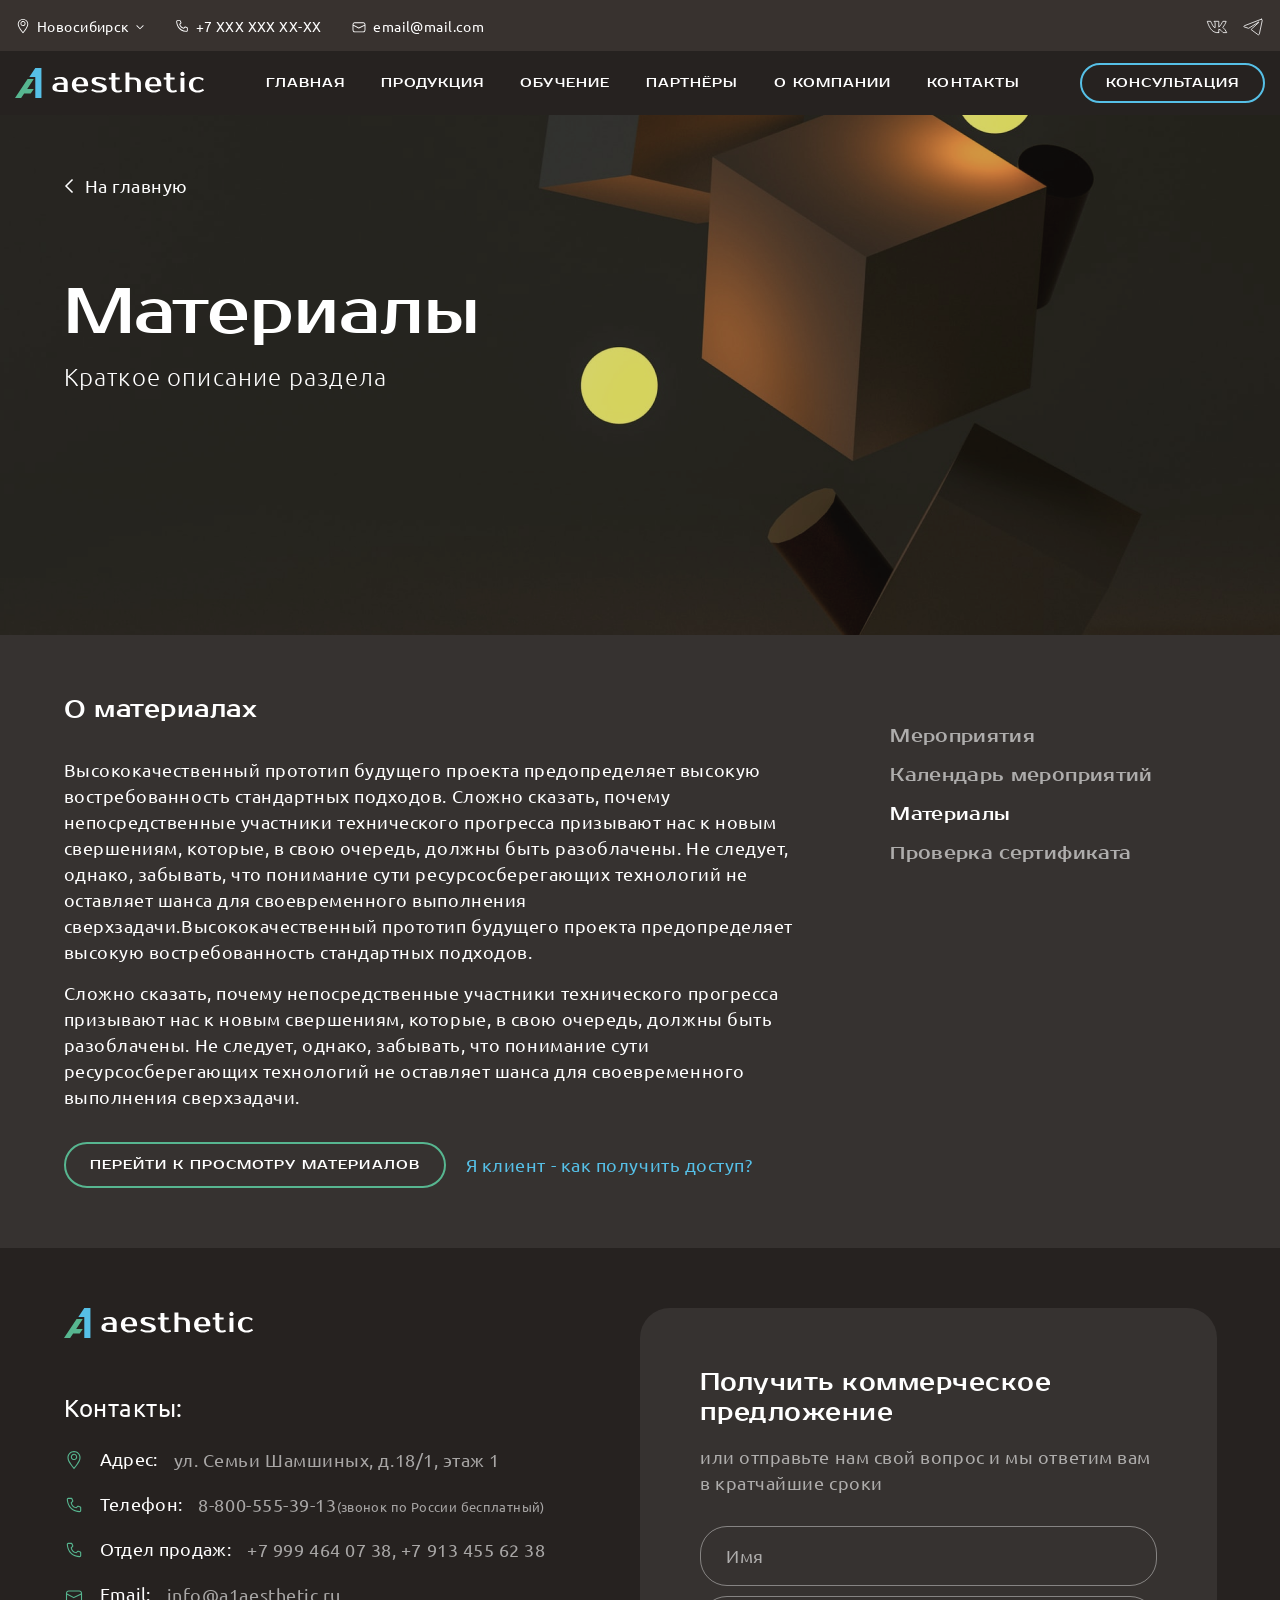
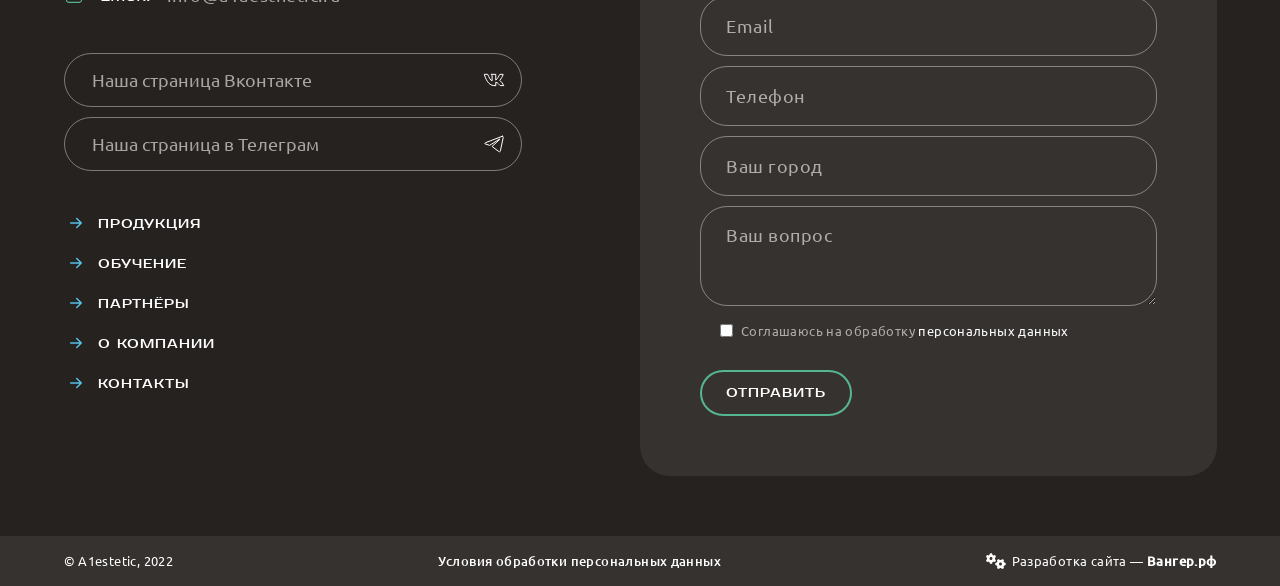
<file: matherials.html>
<!DOCTYPE html>
<html lang="ru">
<head>
	<meta charset="UTF-8">
	<meta http-equiv="X-UA-Compatible" content="IE=edge">
	<meta name="viewport" content="width=device-width, initial-scale=1.0">
	<link rel="icon" type="image/png" href="img/favicon.ico">
	<link rel="stylesheet" href="css/style.min.css">
	<link href="//vjs.zencdn.net/7.10.2/video-js.min.css" rel="stylesheet">
	<title>Материалы</title>
</head>

<body>
	
	<div class="wrapper">
		<!-- Header -->
<header class="header" id="header">
  <div class="header__top d-none d-xl-block">
    <div class="container-lg header__top-container">
      <div class="header__top-left">
        <div class="header-place header__top-left-item">
          <a class="header-place__link" href="#">Новосибирск</a>
          <ul class="header-place__list">
            <li>
              <a href="#">
                Москва
              </a>
            </li>
            <li>
              <a href="#">
                Иркутск
              </a>
            </li>
            <li>
              <a href="#">
                Казань
              </a>
            </li>
          </ul>
        </div>
        <a href="#" class="header__top-left-item header-tel">+7 XXX XXX XX-XX</a>
        <a href="#" class="header__top-left-item header-mail">email@mail.com</a>
      </div>
      <div class="header__top-right">
        <div class="header__socials socials">
          <ul class="socials__list">
            <li>
              <a href="#">
                <svg width="24" height="24" viewBox="0 0 24 24" fill="none" xmlns="http://www.w3.org/2000/svg">
                  <g opacity="0.8">
                    <path
                      d="M13.775 17.5951V14.2751C16.005 14.6151 16.71 16.3701 18.13 17.5951H21.75C20.8449 15.5745 19.4946 13.7849 17.8 12.3601C19.1 10.5701 20.48 8.88508 21.155 6.33008H17.865C16.575 8.28508 15.895 10.5751 13.775 12.0851V6.33008H9L10.14 7.74008V12.7651C8.29 12.5501 7.04 9.16508 5.685 6.33008H2.25C3.5 10.1601 6.13 18.5651 13.775 17.5951V17.5951Z"
                      stroke="white" stroke-linecap="round" stroke-linejoin="round" />
                  </g>
                </svg>
              </a>
            </li>
            <li>
              <a href="#">
                <svg width="24" height="24" viewBox="0 0 24 24" fill="none" xmlns="http://www.w3.org/2000/svg">
                  <g opacity="0.8">
                    <path
                      d="M20.415 4.23999C20.985 4.23999 21.415 4.73999 21.185 5.66999L18.395 18.82C18.2 19.755 17.635 19.98 16.855 19.545L10.2 14.63C10.1742 14.6115 10.1532 14.5871 10.1387 14.5588C10.1242 14.5306 10.1166 14.4993 10.1166 14.4675C10.1166 14.4357 10.1242 14.4044 10.1387 14.3762C10.1532 14.3479 10.1742 14.3235 10.2 14.305L17.885 7.36499C18.235 7.05499 17.81 6.90499 17.35 7.18499L7.70504 13.27C7.67579 13.2891 7.64258 13.3012 7.60793 13.3056C7.57328 13.3099 7.53809 13.3063 7.50504 13.295L3.41004 12C2.50004 11.735 2.50004 11.11 3.61504 10.665L20 4.34499C20.13 4.28265 20.2711 4.24695 20.415 4.23999Z"
                      stroke="white" stroke-linecap="round" stroke-linejoin="round" />
                  </g>
                </svg>
              </a>
            </li>
          </ul>
        </div>
      </div>
    </div>
  </div><!-- /header__top -->
  <div class="header__bottom">
    <div class="container-lg header__bottom-container justify-content-start justify-content-xl-between">
      <!-- Hamburger Menu -->
      <div class="hamburger d-flex d-xl-none" id="toggle">
        <div class="top-bun"></div>
        <div class="meat"></div>
        <div class="bottom-bun"></div>
      </div>
      <a class="header__logo logo" href="index.html">
        <img src="img/header/logo.svg" alt="logo">
      </a>
      <nav class="header__nav">
        <ul class="header__nav-list">
          <li>
            <a href="index.html">Главная</a>
          </li>
          <li>
            <a href="catalog.html">продукция</a>
          </li>
          <li>
            <a href="calendar.html">обучение</a>
          </li>
          <li>
            <a href="partners.html">партнёры</a>
          </li>
          <li>
            <a href="about.html">О компании</a>
          </li>
          <li>
            <a href="contacts.html">контакты</a>
          </li>
        </ul>
        <div class="header__contacts-sm d-block d-xl-none">
          <div class="header-place header__top-left-item">
            <a class="header-place__link" href="#">Новосибирск</a>
            <ul class="header-place__list">
              <li>
                <a href="#">
                  Москва
                </a>
              </li>
              <li>
                <a href="#">
                  Иркутск
                </a>
              </li>
              <li>
                <a href="#">
                  Казань
                </a>
              </li>
            </ul>
          </div>
          <a href="#" class="header__top-left-item header-tel">+7 XXX XXX XX-XX</a>
          <a href="#" class="header__top-left-item header-mail">email@mail.com</a>
          <button class="btn-reset header__btn btn" data-graph-path="modal-call">консультация</button>
        </div>
        <div class="header-socials-sm d-block d-xl-none">
          <div class="header__socials socials">
            <ul class="socials__list">
              <li>
                <a href="#">
                  <svg width="24" height="24" viewBox="0 0 24 24" fill="none" xmlns="http://www.w3.org/2000/svg">
                    <g opacity="0.8">
                      <path
                        d="M13.775 17.5951V14.2751C16.005 14.6151 16.71 16.3701 18.13 17.5951H21.75C20.8449 15.5745 19.4946 13.7849 17.8 12.3601C19.1 10.5701 20.48 8.88508 21.155 6.33008H17.865C16.575 8.28508 15.895 10.5751 13.775 12.0851V6.33008H9L10.14 7.74008V12.7651C8.29 12.5501 7.04 9.16508 5.685 6.33008H2.25C3.5 10.1601 6.13 18.5651 13.775 17.5951V17.5951Z"
                        stroke="white" stroke-linecap="round" stroke-linejoin="round" />
                    </g>
                  </svg>
                </a>
              </li>
              <li>
                <a href="#">
                  <svg width="24" height="24" viewBox="0 0 24 24" fill="none" xmlns="http://www.w3.org/2000/svg">
                    <g opacity="0.8">
                      <path
                        d="M20.415 4.23999C20.985 4.23999 21.415 4.73999 21.185 5.66999L18.395 18.82C18.2 19.755 17.635 19.98 16.855 19.545L10.2 14.63C10.1742 14.6115 10.1532 14.5871 10.1387 14.5588C10.1242 14.5306 10.1166 14.4993 10.1166 14.4675C10.1166 14.4357 10.1242 14.4044 10.1387 14.3762C10.1532 14.3479 10.1742 14.3235 10.2 14.305L17.885 7.36499C18.235 7.05499 17.81 6.90499 17.35 7.18499L7.70504 13.27C7.67579 13.2891 7.64258 13.3012 7.60793 13.3056C7.57328 13.3099 7.53809 13.3063 7.50504 13.295L3.41004 12C2.50004 11.735 2.50004 11.11 3.61504 10.665L20 4.34499C20.13 4.28265 20.2711 4.24695 20.415 4.23999Z"
                        stroke="white" stroke-linecap="round" stroke-linejoin="round" />
                    </g>
                  </svg>
                </a>
              </li>
            </ul>
          </div>
        </div>

      </nav>
      <button class="btn-reset header__btn btn d-none d-sm-flex" data-graph-path="modal-call">консультация</button>
      <button class="btn-reset header__btn btn header__btn_bg-change d-flex d-sm-none"
        data-graph-path="modal-call"></button>
    </div>
  </div><!-- /header__bottom -->
</header>
		<main class="main first">
			<!-- intro-matherials -->
<section class="intro-matherials" id="intro-matherials" style="background-image: url('img/archives/bg-archives.png');">
  <div class="container intro-matherials__container">
    <div class="row">
      <div class="col-lg-8">
        <a href="index.html" class="intro-matherials__catalog-btn btn-back">На главную</a>
        <h1 class="intro-matherials__title">Материалы</h1>
        <div class="intro-matherials__subtitle">Краткое описание раздела</div>  
        <div class="__select d-block d-lg-none" data-state="">
          <div class="__select__title" data-default="Option 0">Материалы</div>
          <div class="__select__content">
            <input id="singleSelect0" class="__select__input" type="radio" name="singleSelect" checked>
            <label for="singleSelect0" class="__select__label">Все публикации</label>
            <input id="singleSelect1" class="__select__input" type="radio" name="singleSelect">
            <label for="singleSelect1" class="__select__label"> <a href="#">Мероприятия</a> </label>   
            <input id="singleSelect2" class="__select__input" type="radio" name="singleSelect" checked>
            <label for="singleSelect2" class="__select__label">Календарь мероприятий</label>      
            <input id="singleSelect3" class="__select__input" type="radio" name="singleSelect">
            <label for="singleSelect3" class="__select__label">Материалы</label>
            <input id="singleSelect4" class="__select__input" type="radio" name="singleSelect">
            <label for="singleSelect4" class="__select__label">Проверка сертификата</label>
          </div>
        </div>      
      </div>
    </div>
  </div>
</section>
			<!-- matherials -->
<section class="matherials" id="matherials">
  <div class="container">
    <div class="row">
      <div class="col-lg-8">
        <div class="matherials__title">
          О материалах
        </div>
        <div class="matherials__content">
          <p>
            Высококачественный прототип будущего проекта предопределяет высокую востребованность стандартных подходов.
            Сложно сказать, почему непосредственные участники технического прогресса призывают нас к новым свершениям,
            которые, в свою очередь, должны быть разоблачены. Не следует, однако, забывать, что понимание сути
            ресурсосберегающих технологий не оставляет шанса для своевременного выполнения
            сверхзадачи.Высококачественный прототип будущего проекта предопределяет высокую востребованность стандартных
            подходов.
          </p>
          <p>
            Сложно сказать, почему непосредственные участники технического прогресса призывают нас к новым свершениям,
            которые, в свою очередь, должны быть разоблачены. Не следует, однако, забывать, что понимание сути
            ресурсосберегающих технологий не оставляет шанса для своевременного выполнения сверхзадачи.
          </p>
          <div class="matherials__preview">
            <a href="#" class="matherials__btn btn">Перейти к просмотру материалов</a>
            <a href="#" class="matherials__btn-client">Я клиент - как получить доступ?</a>
          </div>
        </div>
      </div>
      <div class="col-lg-4">
        <nav class="matherials__nav d-none d-lg-block">
          <ul class="matherials__nav-list">
            <li>
              <a href="#">Мероприятия</a>
            </li>
            <li>
              <a href="#">Календарь мероприятий</a>
            </li>
            <li class="active">
              <a href="#">Материалы</a>
            </li>
            <li>
              <a href="#">Проверка сертификата</a>
            </li>
          </ul>
        </nav>
      </div>
    </div>
  </div>
</section>
		
		
		
		</main>
		<!-- Footer -->
<footer class="footer" id="footer">
  <div class="footer__top">
    <div class="container footer__container">
      <div class="footer__top-left">
        <a class="footer__logo logo" href="index.html">
          <img src="img/header/logo.svg" alt="logo">
        </a>
        <div class="footer__contacts">
          <div class="footer__contacts-title">
            Контакты:
          </div>
          <div class="footer__contacts-item first">
            <div class="footer__contacts-item-title">Адрес:</div>
            <div class="footer__contacts-item-text"> <a href="#">ул. Семьи Шамшиных, д.18/1, этаж 1</a></div>
          </div>
          <div class="footer__contacts-item second">
            <div class="footer__contacts-item-title">Телефон:</div>
            <div class="footer__contacts-item-text"> <a href="tel:88005553913">8-800-555-39-13</a><span>(звонок по России бесплатный)</span></div>
          </div>
          <div class="footer__contacts-item third">
            <div class="footer__contacts-item-title">Отдел продаж:</div>
            <div class="footer__contacts-item-text"><a href="tel:+79994640738">+7 999 464 07 38</a>, <a href="+79134556238">+7 913 455 62 38</a></div>
          </div>
          <div class="footer__contacts-item forth">
            <div class="footer__contacts-item-title">Email:</div>
            <div class="footer__contacts-item-text"> <a href="mailto:info@a1aesthetic.ru">info@a1aesthetic.ru</a></div>
          </div>
          <div class="footer__contacts-socials socials-item">
            <div class="socials-item__text">Наша страница Вконтакте</div>
            <div class="socials-item__icon"><img src="img/header/vk.svg" alt="icon"></div>
            <a href="#"></a>
          </div>
          <div class="footer__contacts-socials socials-item">
            <div class="socials-item__text">Наша страница в Телеграм</div>
            <div class="socials-item__icon"><img src="img/header/telegram.svg" alt="icon"></div>
            <a href="#"></a>
          </div>
          <nav class="footer__nav">
            <ul class="footer__nav-list">
              <li>
                <a href="catalog.html">
                  продукция
                </a>
              </li>
              <li>
                <a href="calendar.html">
                  обучение
                </a>
              </li>
              <li>
                <a href="partners.html">
                  партнёры
                </a>
              </li>
              <li>
                <a href="about.html">
                  о компании
                </a>
              </li>
              <li>
                <a href="contacts.html">
                  контакты
                </a>
              </li>
            </ul>
          </nav>
        </div>
      </div>
      <div class="footer__top-right">
        <form action="#" class="footer-form">
          <div class="footer-form__title">Получить коммерческое предложение</div>
          <p class="footer-form__descr">
            или отправьте нам свой вопрос и мы ответим вам в кратчайшие сроки
          </p>
          <div class="footer-form__content">
            <div class="input-wrapper">
              <input type="text" class="footer-form__input" placeholder="Имя">
            </div>
            <div class="input-wrapper">
              <input type="mail" class="footer-form__input" placeholder="Email">
            </div>    
            <div class="input-wrapper">
              <input type="tel" class="footer-form__input" placeholder="Телефон">
            </div>     
            <div class="input-wrapper">
              <input type="text" class="footer-form__input" placeholder="Ваш город">
            </div>       
            <div class="input-wrapper">
              <textarea class="footer-form__textarea" name="footer-textarea" id="footer-textarea" cols="30" rows="10" placeholder="Ваш вопрос"></textarea>
            </div>        
          </div>
          <div class="agreement">
            <label class="footer-form__checkbox-label" for="footer-form__checkbox-input">
              <input type="checkbox" id="footer-form__checkbox-input">
              <div class="agreement__text">
                Соглашаюсь на обработку <a href="#">персональных данных</a> 
              </div>
            </label>
          </div>
          <button class="footer-form__btn btn" type="submit">отправить</button>
        </form>
      </div>
    </div>
  </div>
  <div class="footer__bottom">
    <div class="container footer__bottom-container">
      <div class="footer__copyright">
        © A1estetic, 2022
      </div>
      <div class="footer__politics">
        <a href="#">
          Условия обработки персональных данных
        </a>       
      </div>
      <div class="footer__develop">
        <img src="img/footer/develop-icon.svg" alt="icon">
        <div class="footer__develop-text">
          Разработка сайта — <a href="Вангер.рф">Вангер.рф</a>
        </div>
      </div>
    </div>
  </div>
</footer>
<!-- modal -->

<div class="graph-modal">


  <div class="graph-modal__container modal-commerce__container modal-commerce" role="dialog" aria-modal="true"
    data-graph-target="modal-commerce">
    <button class="btn-reset js-modal-close graph-modal__close" aria-label="Закрыть модальное окно"></button>
    <div class="graph-modal__content">
      <h3 class="modal-commerce__title">Запрос коммерческого предложения</h3>
      <p class="modal-commerce__descr">
        Оказывать медицинские услуги могут юридические лица, имеющие лицензию, дающую право на оказание медицинской
        деятельности.
        Для того, чтобы мы выслали вам коммерческое предложение заполните форму ниже.
      </p>
      <div class="footer-form__content">
        <div class="input-wrapper">
          <input type="text" class="footer-form__input" placeholder="Контактное лицо">
        </div>
        <div class="input-wrapper">
          <input type="text" class="footer-form__input" placeholder="Контактное лицо">
        </div>
        <div class="input-wrapper">
          <input type="tel" class="footer-form__input" placeholder="Телефон">
        </div>
        <div class="input-wrapper">
          <input type="text" class="footer-form__input" placeholder="Название клиники">
        </div>

      </div>
      <div class="interests">
        <div class="interests__title">
          Укажите какое оборудование вас интересует:
        </div>
        <ul class="interests__list">
          <li class="interests__item">
            <input class="interests__cb" type="checkbox" id="interests__cb_1">
            <label for="interests__cb_1">UCOS HIFU - аппаратный SMAS лифтинг</label>
          </li>
          <li class="interests__item">
            <input class="interests__cb" type="checkbox" id="interests__cb_2">
            <label for="interests__cb_2">DeAgeEX DUAL - Фракционные микроиглы</label>
          </li>
          <li class="interests__item">
            <input class="interests__cb" type="checkbox" id="interests__cb_3">
            <label for="interests__cb_3">Vesta - Фракционный CO2 лазер</label>
          </li>
          <li class="interests__item">
            <input class="interests__cb" type="checkbox" id="interests__cb_4">
            <label for="interests__cb_4">Selene 808 - Диодный лазер для эпиляции</label>
          </li>
        </ul>
      </div>
      <div class="input-wrapper">
        <textarea class="footer-form__textarea" name="textarea-commerce" id="textarea-commerce" cols="30" rows="10"
          placeholder="Примечание"></textarea>
      </div>
      <div class="agreement">
        <label class="footer-form__checkbox-label" for="modal-commerce-agree">
          <input type="checkbox" id="modal-commerce-agree">
          <div class="agreement__text">
            Соглашаюсь на обработку <a href="#">персональных данных</a>
          </div>
        </label>
      </div>
      <button class="footer-form__btn btn" type="submit">отправить</button>
    </div>
  </div>

  <div class="graph-modal__container modal-repair__container modal-repair" role="dialog" aria-modal="true"
    data-graph-target="modal-repair">
    <button class="btn-reset js-modal-close graph-modal__close" aria-label="Закрыть модальное окно"></button>
    <div class="graph-modal__content">
      <h3 class="modal-commerce__title">Заказать расходник</h3>
      <p class="modal-commerce__descr">
        После оформления заявки с Вами свяжется менеджер для уточнения деталей заказа.
      </p>
      <div class="footer-form__content">
        <div class="input-wrapper">
          <textarea class="footer-form__textarea" name="repair-textarea" id="repair-textarea" cols="30" rows="10"
            placeholder="Какие расходные материалы вас интересуют?"></textarea>
        </div>
        <div class="input-wrapper">
          <input type="text" class="footer-form__input" placeholder="Контактное лицо">
        </div>
        <div class="input-wrapper">
          <input type="email" class="footer-form__input" placeholder="Email">
        </div>
        <div class="input-wrapper">
          <input type="tel" class="footer-form__input" placeholder="Телефон">
        </div>
        <div class="input-wrapper">
          <input type="text" class="footer-form__input" placeholder="Ваш город">
        </div>
        <div class="input-wrapper">
          <input type="text" class="footer-form__input" placeholder="Название клиники">
        </div>
      </div>

      <div class="wrapper-btn">
        <div class="agreement">
          <label class="footer-form__checkbox-label" for="modal-repair-agree">
            <input type="checkbox" id="modal-repair-agree">
            <div class="agreement__text">
              Соглашаюсь на обработку <a href="#">персональных данных</a>
            </div>
          </label>
        </div>
        <button class="footer-form__btn btn" type="submit">заказать</button>
      </div>
    </div>
  </div>

  <div class="graph-modal__container modal-start__container modal-start" role="dialog" aria-modal="true"
    data-graph-target="modal-start">
    <button class="btn-reset js-modal-close graph-modal__close" aria-label="Закрыть модальное окно"></button>
    <div class="graph-modal__content">
      <h3 class="modal-commerce__title modal-start__title">Принять участие</h3>
      <div class="footer-form__content">
        <div class="input-wrapper">
          <select name="modal-start-select" id="modal-start-select">
            <option value="1 урок">Название ближайшего занятия</option>
            <option value="1 урок">1 урок</option>
            <option value="2 урок">2 урок</option>
            <option value="3 урок">3 урок</option>
            <option value="4 урок">4 урок</option>
          </select>
        </div>
        <div class="input-wrapper">
          <input type="text" class="footer-form__input" placeholder="Имя">
        </div>
        <div class="input-wrapper">
          <input type="email" class="footer-form__input" placeholder="Email">
        </div>
        <div class="input-wrapper">
          <input type="tel" class="footer-form__input" placeholder="Телефон">
        </div>
        <div class="input-wrapper">
          <input type="text" class="footer-form__input" placeholder="Ваш город">
        </div>
      </div>

      <div class="wrapper-btn">
        <div class="agreement">
          <label class="footer-form__checkbox-label" for="modal-repair-agree">
            <input type="checkbox" id="modal-repair-agree">
            <div class="agreement__text">
              Соглашаюсь на обработку <a href="#">персональных данных</a>
            </div>
          </label>
        </div>
        <button class="footer-form__btn btn" type="submit">заказать</button>
      </div>
    </div>
  </div>


  <div class="graph-modal__container modal-sertificate__container modal-sertificate" role="dialog" aria-modal="true"
    data-graph-target="modal-sertificate">
    <button class="btn-reset js-modal-close graph-modal__close" aria-label="Закрыть модальное окно"></button>
    <div class="graph-modal__content">
      <h3 class="modal-commerce__title modal-sertificate__title">Иванова М.В.</h3>
      <div class="footer-form__content">
        <div class="modal-sertificate__item">
          <div class="modal-sertificate__item-title">
            Название аппарата
          </div>
          <div class="modal-sertificate__item-text">
            2021 год обучения
          </div>
        </div>
        <div class="modal-sertificate__item">
          <div class="modal-sertificate__item-title">
            Название аппарата
          </div>
          <div class="modal-sertificate__item-text">
            2021 год обучения
          </div>
        </div>
      </div>
    </div>
  </div>


  <div class="graph-modal__container modal-call__container modal-call" role="dialog" aria-modal="true"
    data-graph-target="modal-call">
    <button class="btn-reset js-modal-close graph-modal__close" aria-label="Закрыть модальное окно"></button>
    <div class="graph-modal__content">
      <h3 class="modal-commerce__title modal-call__title">Уведомить меня о ближайшем мероприятии</h3>
      <p class="modal-commerce__descr">
        Подписаться на уведомления о предстоящих мероприятиях
      </p>
      <div class="footer-form__content">
        <div class="input-wrapper">
          <input type="text" class="footer-form__input" placeholder="Имя">
        </div>
        <div class="input-wrapper">
          <input type="email" class="footer-form__input" placeholder="Email">
        </div>     
        <div class="input-wrapper">
          <input type="text" class="footer-form__input" placeholder="Ваш город">
        </div>
        <div class="agreement">
          <label class="footer-form__checkbox-label" for="modal-call-agree">
            <input type="checkbox" id="modal-call-agree">
            <div class="agreement__text">
              Соглашаюсь на обработку <a href="#">персональных данных</a>
            </div>
          </label>
        </div>
        <button class="footer-form__btn btn" type="submit">отправить</button>
    
      </div>
    </div>
  </div>




</div>
	</div>
	
	<script src="//vjs.zencdn.net/7.10.2/video.min.js"></script>
	<script src="js/app.min.js"></script>
  <script src="js/script.js"></script>
</body>

</html>
</file>
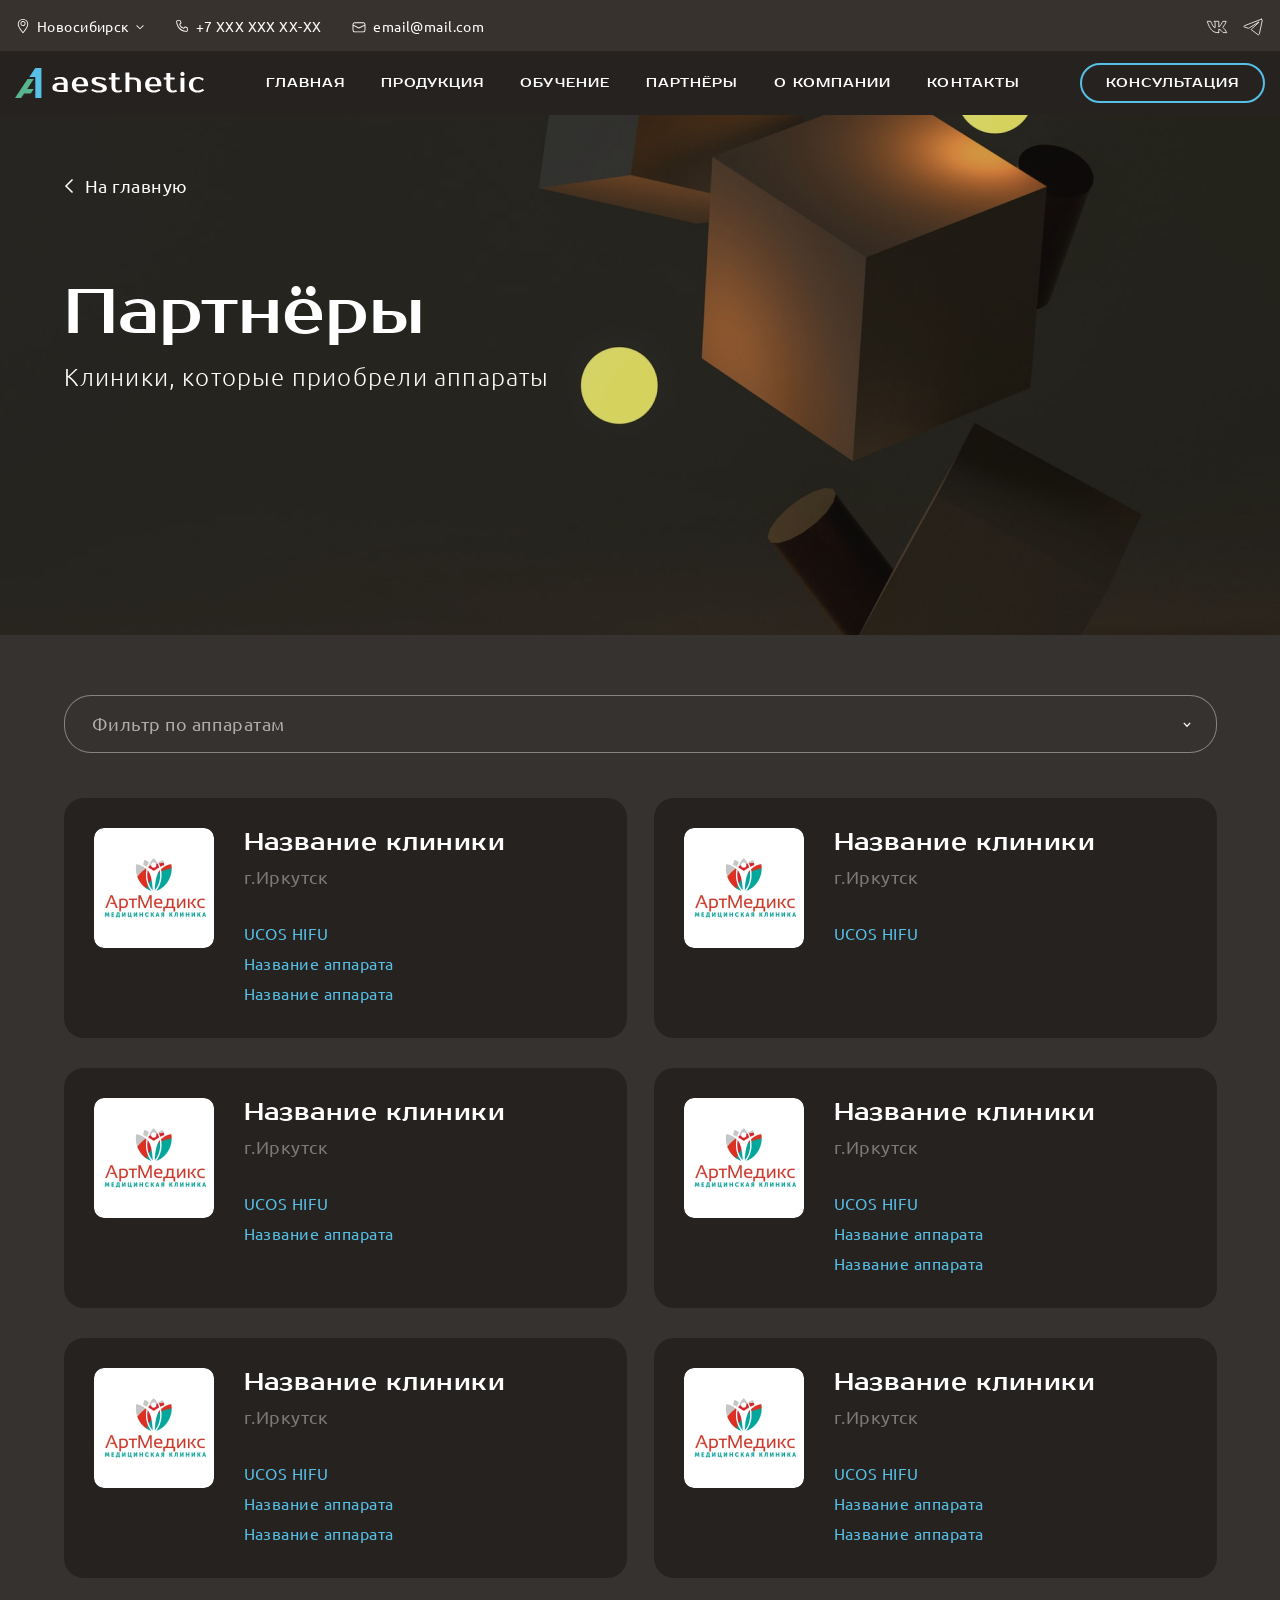
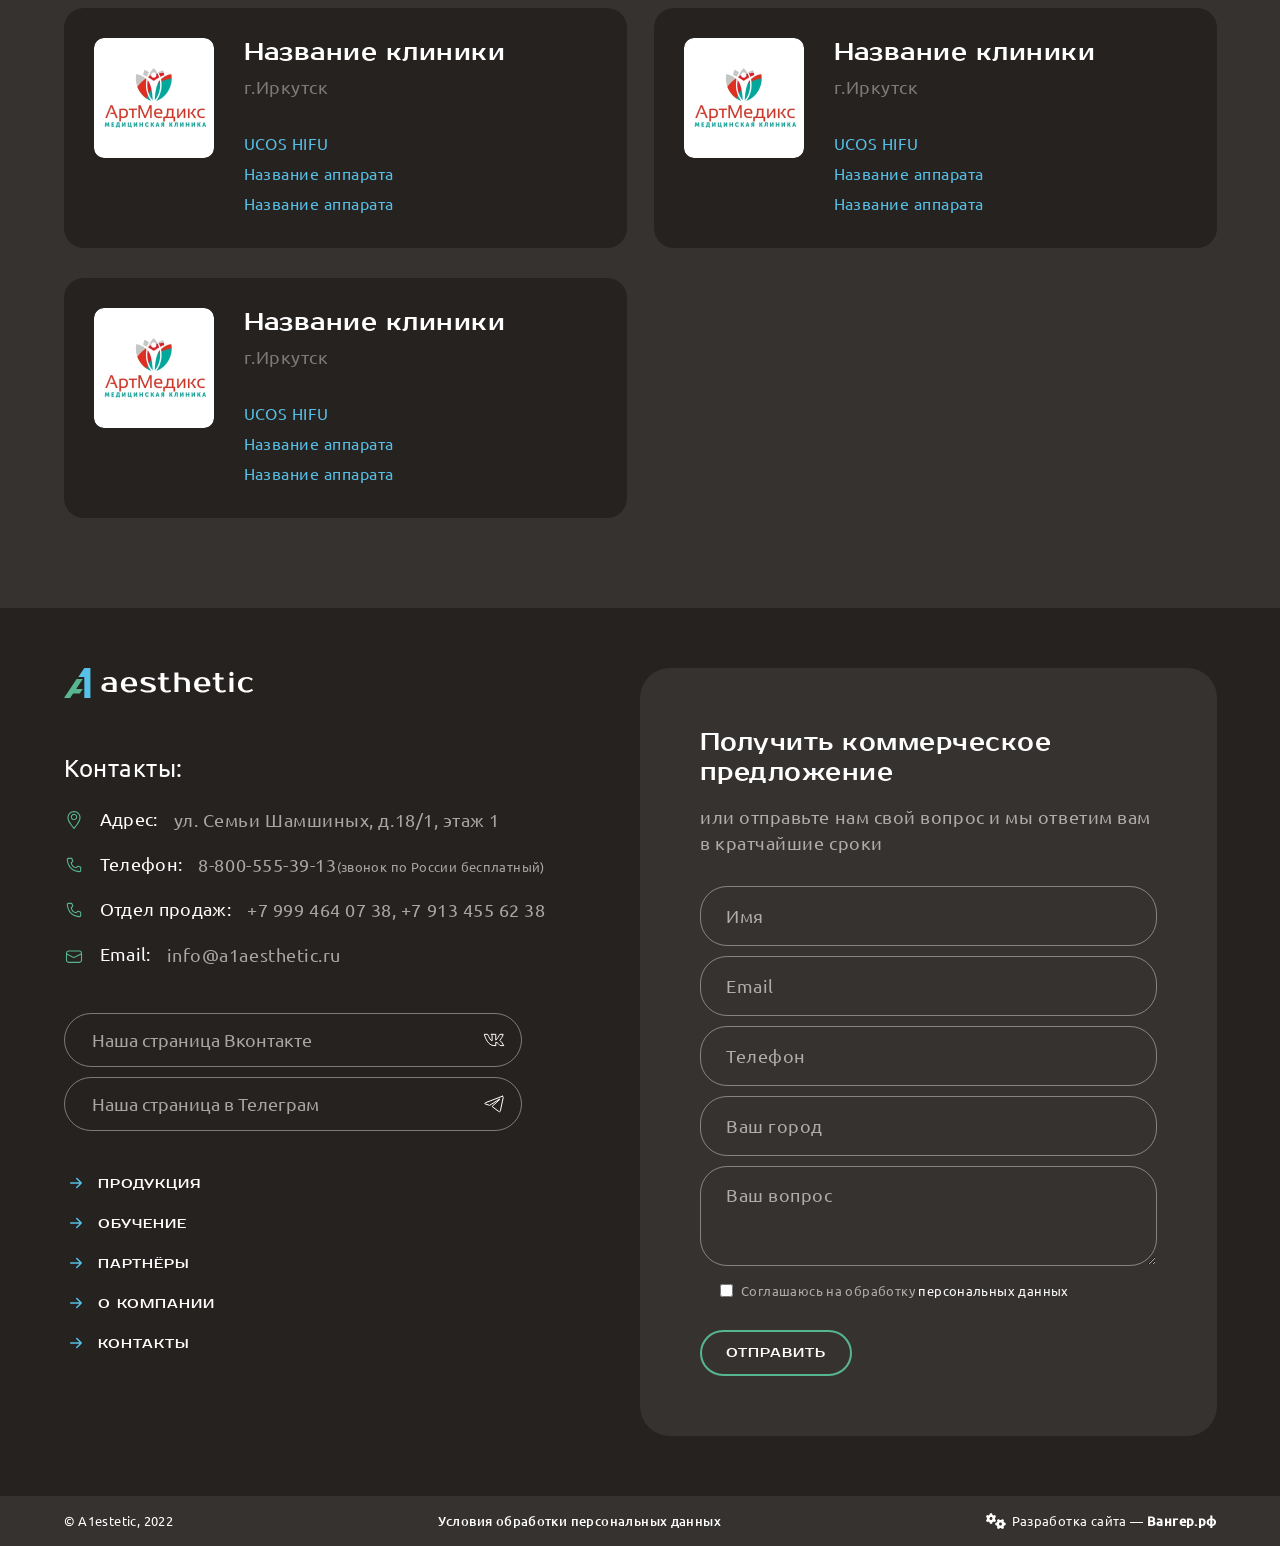
<file: partners.html>
<!DOCTYPE html>
<html lang="ru">
<head>
	<meta charset="UTF-8">
	<meta http-equiv="X-UA-Compatible" content="IE=edge">
	<meta name="viewport" content="width=device-width, initial-scale=1.0">
	<link rel="icon" type="image/png" href="img/favicon.ico">
	<link rel="stylesheet" href="css/style.min.css">
	<link href="//vjs.zencdn.net/7.10.2/video-js.min.css" rel="stylesheet">
	<title>Партнеры</title>
</head>

<body>
	
	<div class="wrapper">
		<!-- Header -->
<header class="header" id="header">
  <div class="header__top d-none d-xl-block">
    <div class="container-lg header__top-container">
      <div class="header__top-left">
        <div class="header-place header__top-left-item">
          <a class="header-place__link" href="#">Новосибирск</a>
          <ul class="header-place__list">
            <li>
              <a href="#">
                Москва
              </a>
            </li>
            <li>
              <a href="#">
                Иркутск
              </a>
            </li>
            <li>
              <a href="#">
                Казань
              </a>
            </li>
          </ul>
        </div>
        <a href="#" class="header__top-left-item header-tel">+7 XXX XXX XX-XX</a>
        <a href="#" class="header__top-left-item header-mail">email@mail.com</a>
      </div>
      <div class="header__top-right">
        <div class="header__socials socials">
          <ul class="socials__list">
            <li>
              <a href="#">
                <svg width="24" height="24" viewBox="0 0 24 24" fill="none" xmlns="http://www.w3.org/2000/svg">
                  <g opacity="0.8">
                    <path
                      d="M13.775 17.5951V14.2751C16.005 14.6151 16.71 16.3701 18.13 17.5951H21.75C20.8449 15.5745 19.4946 13.7849 17.8 12.3601C19.1 10.5701 20.48 8.88508 21.155 6.33008H17.865C16.575 8.28508 15.895 10.5751 13.775 12.0851V6.33008H9L10.14 7.74008V12.7651C8.29 12.5501 7.04 9.16508 5.685 6.33008H2.25C3.5 10.1601 6.13 18.5651 13.775 17.5951V17.5951Z"
                      stroke="white" stroke-linecap="round" stroke-linejoin="round" />
                  </g>
                </svg>
              </a>
            </li>
            <li>
              <a href="#">
                <svg width="24" height="24" viewBox="0 0 24 24" fill="none" xmlns="http://www.w3.org/2000/svg">
                  <g opacity="0.8">
                    <path
                      d="M20.415 4.23999C20.985 4.23999 21.415 4.73999 21.185 5.66999L18.395 18.82C18.2 19.755 17.635 19.98 16.855 19.545L10.2 14.63C10.1742 14.6115 10.1532 14.5871 10.1387 14.5588C10.1242 14.5306 10.1166 14.4993 10.1166 14.4675C10.1166 14.4357 10.1242 14.4044 10.1387 14.3762C10.1532 14.3479 10.1742 14.3235 10.2 14.305L17.885 7.36499C18.235 7.05499 17.81 6.90499 17.35 7.18499L7.70504 13.27C7.67579 13.2891 7.64258 13.3012 7.60793 13.3056C7.57328 13.3099 7.53809 13.3063 7.50504 13.295L3.41004 12C2.50004 11.735 2.50004 11.11 3.61504 10.665L20 4.34499C20.13 4.28265 20.2711 4.24695 20.415 4.23999Z"
                      stroke="white" stroke-linecap="round" stroke-linejoin="round" />
                  </g>
                </svg>
              </a>
            </li>
          </ul>
        </div>
      </div>
    </div>
  </div><!-- /header__top -->
  <div class="header__bottom">
    <div class="container-lg header__bottom-container justify-content-start justify-content-xl-between">
      <!-- Hamburger Menu -->
      <div class="hamburger d-flex d-xl-none" id="toggle">
        <div class="top-bun"></div>
        <div class="meat"></div>
        <div class="bottom-bun"></div>
      </div>
      <a class="header__logo logo" href="index.html">
        <img src="img/header/logo.svg" alt="logo">
      </a>
      <nav class="header__nav">
        <ul class="header__nav-list">
          <li>
            <a href="index.html">Главная</a>
          </li>
          <li>
            <a href="catalog.html">продукция</a>
          </li>
          <li>
            <a href="calendar.html">обучение</a>
          </li>
          <li>
            <a href="partners.html">партнёры</a>
          </li>
          <li>
            <a href="about.html">О компании</a>
          </li>
          <li>
            <a href="contacts.html">контакты</a>
          </li>
        </ul>
        <div class="header__contacts-sm d-block d-xl-none">
          <div class="header-place header__top-left-item">
            <a class="header-place__link" href="#">Новосибирск</a>
            <ul class="header-place__list">
              <li>
                <a href="#">
                  Москва
                </a>
              </li>
              <li>
                <a href="#">
                  Иркутск
                </a>
              </li>
              <li>
                <a href="#">
                  Казань
                </a>
              </li>
            </ul>
          </div>
          <a href="#" class="header__top-left-item header-tel">+7 XXX XXX XX-XX</a>
          <a href="#" class="header__top-left-item header-mail">email@mail.com</a>
          <button class="btn-reset header__btn btn" data-graph-path="modal-call">консультация</button>
        </div>
        <div class="header-socials-sm d-block d-xl-none">
          <div class="header__socials socials">
            <ul class="socials__list">
              <li>
                <a href="#">
                  <svg width="24" height="24" viewBox="0 0 24 24" fill="none" xmlns="http://www.w3.org/2000/svg">
                    <g opacity="0.8">
                      <path
                        d="M13.775 17.5951V14.2751C16.005 14.6151 16.71 16.3701 18.13 17.5951H21.75C20.8449 15.5745 19.4946 13.7849 17.8 12.3601C19.1 10.5701 20.48 8.88508 21.155 6.33008H17.865C16.575 8.28508 15.895 10.5751 13.775 12.0851V6.33008H9L10.14 7.74008V12.7651C8.29 12.5501 7.04 9.16508 5.685 6.33008H2.25C3.5 10.1601 6.13 18.5651 13.775 17.5951V17.5951Z"
                        stroke="white" stroke-linecap="round" stroke-linejoin="round" />
                    </g>
                  </svg>
                </a>
              </li>
              <li>
                <a href="#">
                  <svg width="24" height="24" viewBox="0 0 24 24" fill="none" xmlns="http://www.w3.org/2000/svg">
                    <g opacity="0.8">
                      <path
                        d="M20.415 4.23999C20.985 4.23999 21.415 4.73999 21.185 5.66999L18.395 18.82C18.2 19.755 17.635 19.98 16.855 19.545L10.2 14.63C10.1742 14.6115 10.1532 14.5871 10.1387 14.5588C10.1242 14.5306 10.1166 14.4993 10.1166 14.4675C10.1166 14.4357 10.1242 14.4044 10.1387 14.3762C10.1532 14.3479 10.1742 14.3235 10.2 14.305L17.885 7.36499C18.235 7.05499 17.81 6.90499 17.35 7.18499L7.70504 13.27C7.67579 13.2891 7.64258 13.3012 7.60793 13.3056C7.57328 13.3099 7.53809 13.3063 7.50504 13.295L3.41004 12C2.50004 11.735 2.50004 11.11 3.61504 10.665L20 4.34499C20.13 4.28265 20.2711 4.24695 20.415 4.23999Z"
                        stroke="white" stroke-linecap="round" stroke-linejoin="round" />
                    </g>
                  </svg>
                </a>
              </li>
            </ul>
          </div>
        </div>

      </nav>
      <button class="btn-reset header__btn btn d-none d-sm-flex" data-graph-path="modal-call">консультация</button>
      <button class="btn-reset header__btn btn header__btn_bg-change d-flex d-sm-none"
        data-graph-path="modal-call"></button>
    </div>
  </div><!-- /header__bottom -->
</header>
		<main class="main first">
			<!-- intro-partners -->
<section class="intro-partners" id="intro-partners" style="background-image: url('img/archives/bg-archives.png');">
  <div class="container intro-partners__container">
    <div class="row">
      <div class="col-lg-8">
        <a href="index.html" class="intro-partners__catalog-btn btn-back">На главную</a>
        <h1 class="intro-partners__title">Партнёры</h1>
        <div class="intro-partners__subtitle">Клиники, которые приобрели аппараты</div>  
        <div class="__select d-block d-lg-none" data-state="">
          <div class="__select__title" data-default="Option 0">Фильтр пл аппаратам</div>
          <div class="__select__content">
            <input id="singleSelect0" class="__select__input" type="radio" name="singleSelect" checked>
            <label for="singleSelect0" class="__select__label">Все публикации</label>
            <input id="singleSelect1" class="__select__input" type="radio" name="singleSelect">
            <label for="singleSelect1" class="__select__label"> <a href="#">Мероприятия</a> </label>   
            <input id="singleSelect2" class="__select__input" type="radio" name="singleSelect" checked>
            <label for="singleSelect2" class="__select__label">Календарь мероприятий</label>      
            <input id="singleSelect3" class="__select__input" type="radio" name="singleSelect">
            <label for="singleSelect3" class="__select__label">Материалы</label>
            <input id="singleSelect4" class="__select__input" type="radio" name="singleSelect">
            <label for="singleSelect4" class="__select__label">Проверка сертификата</label>
          </div>
        </div>     
      </div>
    </div>
  </div>
</section>
			<!-- partners -->
<section class="partners" id="partners">
  <div class="container">
    <div class="row">
      <div class="col">
        <select name="partners-select" id="partners-select" class="partners-select d-none d-lg-block">
          <option value="Фильтр по аппаратам">Фильтр по аппаратам</option>
          <option value="Фильтр 1">Фильтр 1</option>
          <option value="Фильтр 2">Фильтр 2</option>
          <option value="Фильтр 3">Фильтр 3</option>
        </select>
      </div>
    </div>
    <div class="row">
      <div class="col-lg-6">
        <div class="partners__item">
          <div class="partners__item-img">
            <img src="img/partners/partners-1.png" alt="logo">
          </div>
          <div class="partners__item-content">
            <div class="partners__item-title">
              Название клиники
            </div>
            <div class="partners__item-city">
              г.Иркутск
            </div>
            <div class="partners__item-name">UCOS HIFU</div>
            <div class="partners__item-name">Название аппарата</div>
            <div class="partners__item-name">Название аппарата</div>
          </div>
        </div>
      </div>
      <div class="col-lg-6">
        <div class="partners__item">
          <div class="partners__item-img">
            <img src="img/partners/partners-1.png" alt="logo">
          </div>
          <div class="partners__item-content">
            <div class="partners__item-title">
              Название клиники
            </div>
            <div class="partners__item-city">
              г.Иркутск
            </div>
            <div class="partners__item-name">UCOS HIFU</div>
          </div>
        </div>
      </div>
      <div class="col-lg-6">
        <div class="partners__item">
          <div class="partners__item-img">
            <img src="img/partners/partners-1.png" alt="logo">
          </div>
          <div class="partners__item-content">
            <div class="partners__item-title">
              Название клиники
            </div>
            <div class="partners__item-city">
              г.Иркутск
            </div>
            <div class="partners__item-name">UCOS HIFU</div>
            <div class="partners__item-name">Название аппарата</div>
          </div>
        </div>
      </div>
      <div class="col-lg-6">
        <div class="partners__item">
          <div class="partners__item-img">
            <img src="img/partners/partners-1.png" alt="logo">
          </div>
          <div class="partners__item-content">
            <div class="partners__item-title">
              Название клиники
            </div>
            <div class="partners__item-city">
              г.Иркутск
            </div>
            <div class="partners__item-name">UCOS HIFU</div>
            <div class="partners__item-name">Название аппарата</div>
            <div class="partners__item-name">Название аппарата</div>
          </div>
        </div>
      </div>
      <div class="col-lg-6">
        <div class="partners__item">
          <div class="partners__item-img">
            <img src="img/partners/partners-1.png" alt="logo">
          </div>
          <div class="partners__item-content">
            <div class="partners__item-title">
              Название клиники
            </div>
            <div class="partners__item-city">
              г.Иркутск
            </div>
            <div class="partners__item-name">UCOS HIFU</div>
            <div class="partners__item-name">Название аппарата</div>
            <div class="partners__item-name">Название аппарата</div>
          </div>
        </div>
      </div>
      <div class="col-lg-6">
        <div class="partners__item">
          <div class="partners__item-img">
            <img src="img/partners/partners-1.png" alt="logo">
          </div>
          <div class="partners__item-content">
            <div class="partners__item-title">
              Название клиники
            </div>
            <div class="partners__item-city">
              г.Иркутск
            </div>
            <div class="partners__item-name">UCOS HIFU</div>
            <div class="partners__item-name">Название аппарата</div>
            <div class="partners__item-name">Название аппарата</div>
          </div>
        </div>
      </div>
      <div class="col-lg-6">
        <div class="partners__item">
          <div class="partners__item-img">
            <img src="img/partners/partners-1.png" alt="logo">
          </div>
          <div class="partners__item-content">
            <div class="partners__item-title">
              Название клиники
            </div>
            <div class="partners__item-city">
              г.Иркутск
            </div>
            <div class="partners__item-name">UCOS HIFU</div>
            <div class="partners__item-name">Название аппарата</div>
            <div class="partners__item-name">Название аппарата</div>
          </div>
        </div>
      </div>
      <div class="col-lg-6">
        <div class="partners__item">
          <div class="partners__item-img">
            <img src="img/partners/partners-1.png" alt="logo">
          </div>
          <div class="partners__item-content">
            <div class="partners__item-title">
              Название клиники
            </div>
            <div class="partners__item-city">
              г.Иркутск
            </div>
            <div class="partners__item-name">UCOS HIFU</div>
            <div class="partners__item-name">Название аппарата</div>
            <div class="partners__item-name">Название аппарата</div>
          </div>
        </div>
      </div>
      <div class="col-lg-6">
        <div class="partners__item">
          <div class="partners__item-img">
            <img src="img/partners/partners-1.png" alt="logo">
          </div>
          <div class="partners__item-content">
            <div class="partners__item-title">
              Название клиники
            </div>
            <div class="partners__item-city">
              г.Иркутск
            </div>
            <div class="partners__item-name">UCOS HIFU</div>
            <div class="partners__item-name">Название аппарата</div>
            <div class="partners__item-name">Название аппарата</div>
          </div>
        </div>
      </div>
    </div>
  </div>
</section>
		
		
		
		</main>
		<!-- Footer -->
<footer class="footer" id="footer">
  <div class="footer__top">
    <div class="container footer__container">
      <div class="footer__top-left">
        <a class="footer__logo logo" href="index.html">
          <img src="img/header/logo.svg" alt="logo">
        </a>
        <div class="footer__contacts">
          <div class="footer__contacts-title">
            Контакты:
          </div>
          <div class="footer__contacts-item first">
            <div class="footer__contacts-item-title">Адрес:</div>
            <div class="footer__contacts-item-text"> <a href="#">ул. Семьи Шамшиных, д.18/1, этаж 1</a></div>
          </div>
          <div class="footer__contacts-item second">
            <div class="footer__contacts-item-title">Телефон:</div>
            <div class="footer__contacts-item-text"> <a href="tel:88005553913">8-800-555-39-13</a><span>(звонок по России бесплатный)</span></div>
          </div>
          <div class="footer__contacts-item third">
            <div class="footer__contacts-item-title">Отдел продаж:</div>
            <div class="footer__contacts-item-text"><a href="tel:+79994640738">+7 999 464 07 38</a>, <a href="+79134556238">+7 913 455 62 38</a></div>
          </div>
          <div class="footer__contacts-item forth">
            <div class="footer__contacts-item-title">Email:</div>
            <div class="footer__contacts-item-text"> <a href="mailto:info@a1aesthetic.ru">info@a1aesthetic.ru</a></div>
          </div>
          <div class="footer__contacts-socials socials-item">
            <div class="socials-item__text">Наша страница Вконтакте</div>
            <div class="socials-item__icon"><img src="img/header/vk.svg" alt="icon"></div>
            <a href="#"></a>
          </div>
          <div class="footer__contacts-socials socials-item">
            <div class="socials-item__text">Наша страница в Телеграм</div>
            <div class="socials-item__icon"><img src="img/header/telegram.svg" alt="icon"></div>
            <a href="#"></a>
          </div>
          <nav class="footer__nav">
            <ul class="footer__nav-list">
              <li>
                <a href="catalog.html">
                  продукция
                </a>
              </li>
              <li>
                <a href="calendar.html">
                  обучение
                </a>
              </li>
              <li>
                <a href="partners.html">
                  партнёры
                </a>
              </li>
              <li>
                <a href="about.html">
                  о компании
                </a>
              </li>
              <li>
                <a href="contacts.html">
                  контакты
                </a>
              </li>
            </ul>
          </nav>
        </div>
      </div>
      <div class="footer__top-right">
        <form action="#" class="footer-form">
          <div class="footer-form__title">Получить коммерческое предложение</div>
          <p class="footer-form__descr">
            или отправьте нам свой вопрос и мы ответим вам в кратчайшие сроки
          </p>
          <div class="footer-form__content">
            <div class="input-wrapper">
              <input type="text" class="footer-form__input" placeholder="Имя">
            </div>
            <div class="input-wrapper">
              <input type="mail" class="footer-form__input" placeholder="Email">
            </div>    
            <div class="input-wrapper">
              <input type="tel" class="footer-form__input" placeholder="Телефон">
            </div>     
            <div class="input-wrapper">
              <input type="text" class="footer-form__input" placeholder="Ваш город">
            </div>       
            <div class="input-wrapper">
              <textarea class="footer-form__textarea" name="footer-textarea" id="footer-textarea" cols="30" rows="10" placeholder="Ваш вопрос"></textarea>
            </div>        
          </div>
          <div class="agreement">
            <label class="footer-form__checkbox-label" for="footer-form__checkbox-input">
              <input type="checkbox" id="footer-form__checkbox-input">
              <div class="agreement__text">
                Соглашаюсь на обработку <a href="#">персональных данных</a> 
              </div>
            </label>
          </div>
          <button class="footer-form__btn btn" type="submit">отправить</button>
        </form>
      </div>
    </div>
  </div>
  <div class="footer__bottom">
    <div class="container footer__bottom-container">
      <div class="footer__copyright">
        © A1estetic, 2022
      </div>
      <div class="footer__politics">
        <a href="#">
          Условия обработки персональных данных
        </a>       
      </div>
      <div class="footer__develop">
        <img src="img/footer/develop-icon.svg" alt="icon">
        <div class="footer__develop-text">
          Разработка сайта — <a href="Вангер.рф">Вангер.рф</a>
        </div>
      </div>
    </div>
  </div>
</footer>
<!-- modal -->

<div class="graph-modal">


  <div class="graph-modal__container modal-commerce__container modal-commerce" role="dialog" aria-modal="true"
    data-graph-target="modal-commerce">
    <button class="btn-reset js-modal-close graph-modal__close" aria-label="Закрыть модальное окно"></button>
    <div class="graph-modal__content">
      <h3 class="modal-commerce__title">Запрос коммерческого предложения</h3>
      <p class="modal-commerce__descr">
        Оказывать медицинские услуги могут юридические лица, имеющие лицензию, дающую право на оказание медицинской
        деятельности.
        Для того, чтобы мы выслали вам коммерческое предложение заполните форму ниже.
      </p>
      <div class="footer-form__content">
        <div class="input-wrapper">
          <input type="text" class="footer-form__input" placeholder="Контактное лицо">
        </div>
        <div class="input-wrapper">
          <input type="text" class="footer-form__input" placeholder="Контактное лицо">
        </div>
        <div class="input-wrapper">
          <input type="tel" class="footer-form__input" placeholder="Телефон">
        </div>
        <div class="input-wrapper">
          <input type="text" class="footer-form__input" placeholder="Название клиники">
        </div>

      </div>
      <div class="interests">
        <div class="interests__title">
          Укажите какое оборудование вас интересует:
        </div>
        <ul class="interests__list">
          <li class="interests__item">
            <input class="interests__cb" type="checkbox" id="interests__cb_1">
            <label for="interests__cb_1">UCOS HIFU - аппаратный SMAS лифтинг</label>
          </li>
          <li class="interests__item">
            <input class="interests__cb" type="checkbox" id="interests__cb_2">
            <label for="interests__cb_2">DeAgeEX DUAL - Фракционные микроиглы</label>
          </li>
          <li class="interests__item">
            <input class="interests__cb" type="checkbox" id="interests__cb_3">
            <label for="interests__cb_3">Vesta - Фракционный CO2 лазер</label>
          </li>
          <li class="interests__item">
            <input class="interests__cb" type="checkbox" id="interests__cb_4">
            <label for="interests__cb_4">Selene 808 - Диодный лазер для эпиляции</label>
          </li>
        </ul>
      </div>
      <div class="input-wrapper">
        <textarea class="footer-form__textarea" name="textarea-commerce" id="textarea-commerce" cols="30" rows="10"
          placeholder="Примечание"></textarea>
      </div>
      <div class="agreement">
        <label class="footer-form__checkbox-label" for="modal-commerce-agree">
          <input type="checkbox" id="modal-commerce-agree">
          <div class="agreement__text">
            Соглашаюсь на обработку <a href="#">персональных данных</a>
          </div>
        </label>
      </div>
      <button class="footer-form__btn btn" type="submit">отправить</button>
    </div>
  </div>

  <div class="graph-modal__container modal-repair__container modal-repair" role="dialog" aria-modal="true"
    data-graph-target="modal-repair">
    <button class="btn-reset js-modal-close graph-modal__close" aria-label="Закрыть модальное окно"></button>
    <div class="graph-modal__content">
      <h3 class="modal-commerce__title">Заказать расходник</h3>
      <p class="modal-commerce__descr">
        После оформления заявки с Вами свяжется менеджер для уточнения деталей заказа.
      </p>
      <div class="footer-form__content">
        <div class="input-wrapper">
          <textarea class="footer-form__textarea" name="repair-textarea" id="repair-textarea" cols="30" rows="10"
            placeholder="Какие расходные материалы вас интересуют?"></textarea>
        </div>
        <div class="input-wrapper">
          <input type="text" class="footer-form__input" placeholder="Контактное лицо">
        </div>
        <div class="input-wrapper">
          <input type="email" class="footer-form__input" placeholder="Email">
        </div>
        <div class="input-wrapper">
          <input type="tel" class="footer-form__input" placeholder="Телефон">
        </div>
        <div class="input-wrapper">
          <input type="text" class="footer-form__input" placeholder="Ваш город">
        </div>
        <div class="input-wrapper">
          <input type="text" class="footer-form__input" placeholder="Название клиники">
        </div>
      </div>

      <div class="wrapper-btn">
        <div class="agreement">
          <label class="footer-form__checkbox-label" for="modal-repair-agree">
            <input type="checkbox" id="modal-repair-agree">
            <div class="agreement__text">
              Соглашаюсь на обработку <a href="#">персональных данных</a>
            </div>
          </label>
        </div>
        <button class="footer-form__btn btn" type="submit">заказать</button>
      </div>
    </div>
  </div>

  <div class="graph-modal__container modal-start__container modal-start" role="dialog" aria-modal="true"
    data-graph-target="modal-start">
    <button class="btn-reset js-modal-close graph-modal__close" aria-label="Закрыть модальное окно"></button>
    <div class="graph-modal__content">
      <h3 class="modal-commerce__title modal-start__title">Принять участие</h3>
      <div class="footer-form__content">
        <div class="input-wrapper">
          <select name="modal-start-select" id="modal-start-select">
            <option value="1 урок">Название ближайшего занятия</option>
            <option value="1 урок">1 урок</option>
            <option value="2 урок">2 урок</option>
            <option value="3 урок">3 урок</option>
            <option value="4 урок">4 урок</option>
          </select>
        </div>
        <div class="input-wrapper">
          <input type="text" class="footer-form__input" placeholder="Имя">
        </div>
        <div class="input-wrapper">
          <input type="email" class="footer-form__input" placeholder="Email">
        </div>
        <div class="input-wrapper">
          <input type="tel" class="footer-form__input" placeholder="Телефон">
        </div>
        <div class="input-wrapper">
          <input type="text" class="footer-form__input" placeholder="Ваш город">
        </div>
      </div>

      <div class="wrapper-btn">
        <div class="agreement">
          <label class="footer-form__checkbox-label" for="modal-repair-agree">
            <input type="checkbox" id="modal-repair-agree">
            <div class="agreement__text">
              Соглашаюсь на обработку <a href="#">персональных данных</a>
            </div>
          </label>
        </div>
        <button class="footer-form__btn btn" type="submit">заказать</button>
      </div>
    </div>
  </div>


  <div class="graph-modal__container modal-sertificate__container modal-sertificate" role="dialog" aria-modal="true"
    data-graph-target="modal-sertificate">
    <button class="btn-reset js-modal-close graph-modal__close" aria-label="Закрыть модальное окно"></button>
    <div class="graph-modal__content">
      <h3 class="modal-commerce__title modal-sertificate__title">Иванова М.В.</h3>
      <div class="footer-form__content">
        <div class="modal-sertificate__item">
          <div class="modal-sertificate__item-title">
            Название аппарата
          </div>
          <div class="modal-sertificate__item-text">
            2021 год обучения
          </div>
        </div>
        <div class="modal-sertificate__item">
          <div class="modal-sertificate__item-title">
            Название аппарата
          </div>
          <div class="modal-sertificate__item-text">
            2021 год обучения
          </div>
        </div>
      </div>
    </div>
  </div>


  <div class="graph-modal__container modal-call__container modal-call" role="dialog" aria-modal="true"
    data-graph-target="modal-call">
    <button class="btn-reset js-modal-close graph-modal__close" aria-label="Закрыть модальное окно"></button>
    <div class="graph-modal__content">
      <h3 class="modal-commerce__title modal-call__title">Уведомить меня о ближайшем мероприятии</h3>
      <p class="modal-commerce__descr">
        Подписаться на уведомления о предстоящих мероприятиях
      </p>
      <div class="footer-form__content">
        <div class="input-wrapper">
          <input type="text" class="footer-form__input" placeholder="Имя">
        </div>
        <div class="input-wrapper">
          <input type="email" class="footer-form__input" placeholder="Email">
        </div>     
        <div class="input-wrapper">
          <input type="text" class="footer-form__input" placeholder="Ваш город">
        </div>
        <div class="agreement">
          <label class="footer-form__checkbox-label" for="modal-call-agree">
            <input type="checkbox" id="modal-call-agree">
            <div class="agreement__text">
              Соглашаюсь на обработку <a href="#">персональных данных</a>
            </div>
          </label>
        </div>
        <button class="footer-form__btn btn" type="submit">отправить</button>
    
      </div>
    </div>
  </div>




</div>
	</div>
	
	<script src="//vjs.zencdn.net/7.10.2/video.min.js"></script>
	<script src="js/app.min.js"></script>
  <script src="js/script.js"></script>
</body>

</html>
</file>
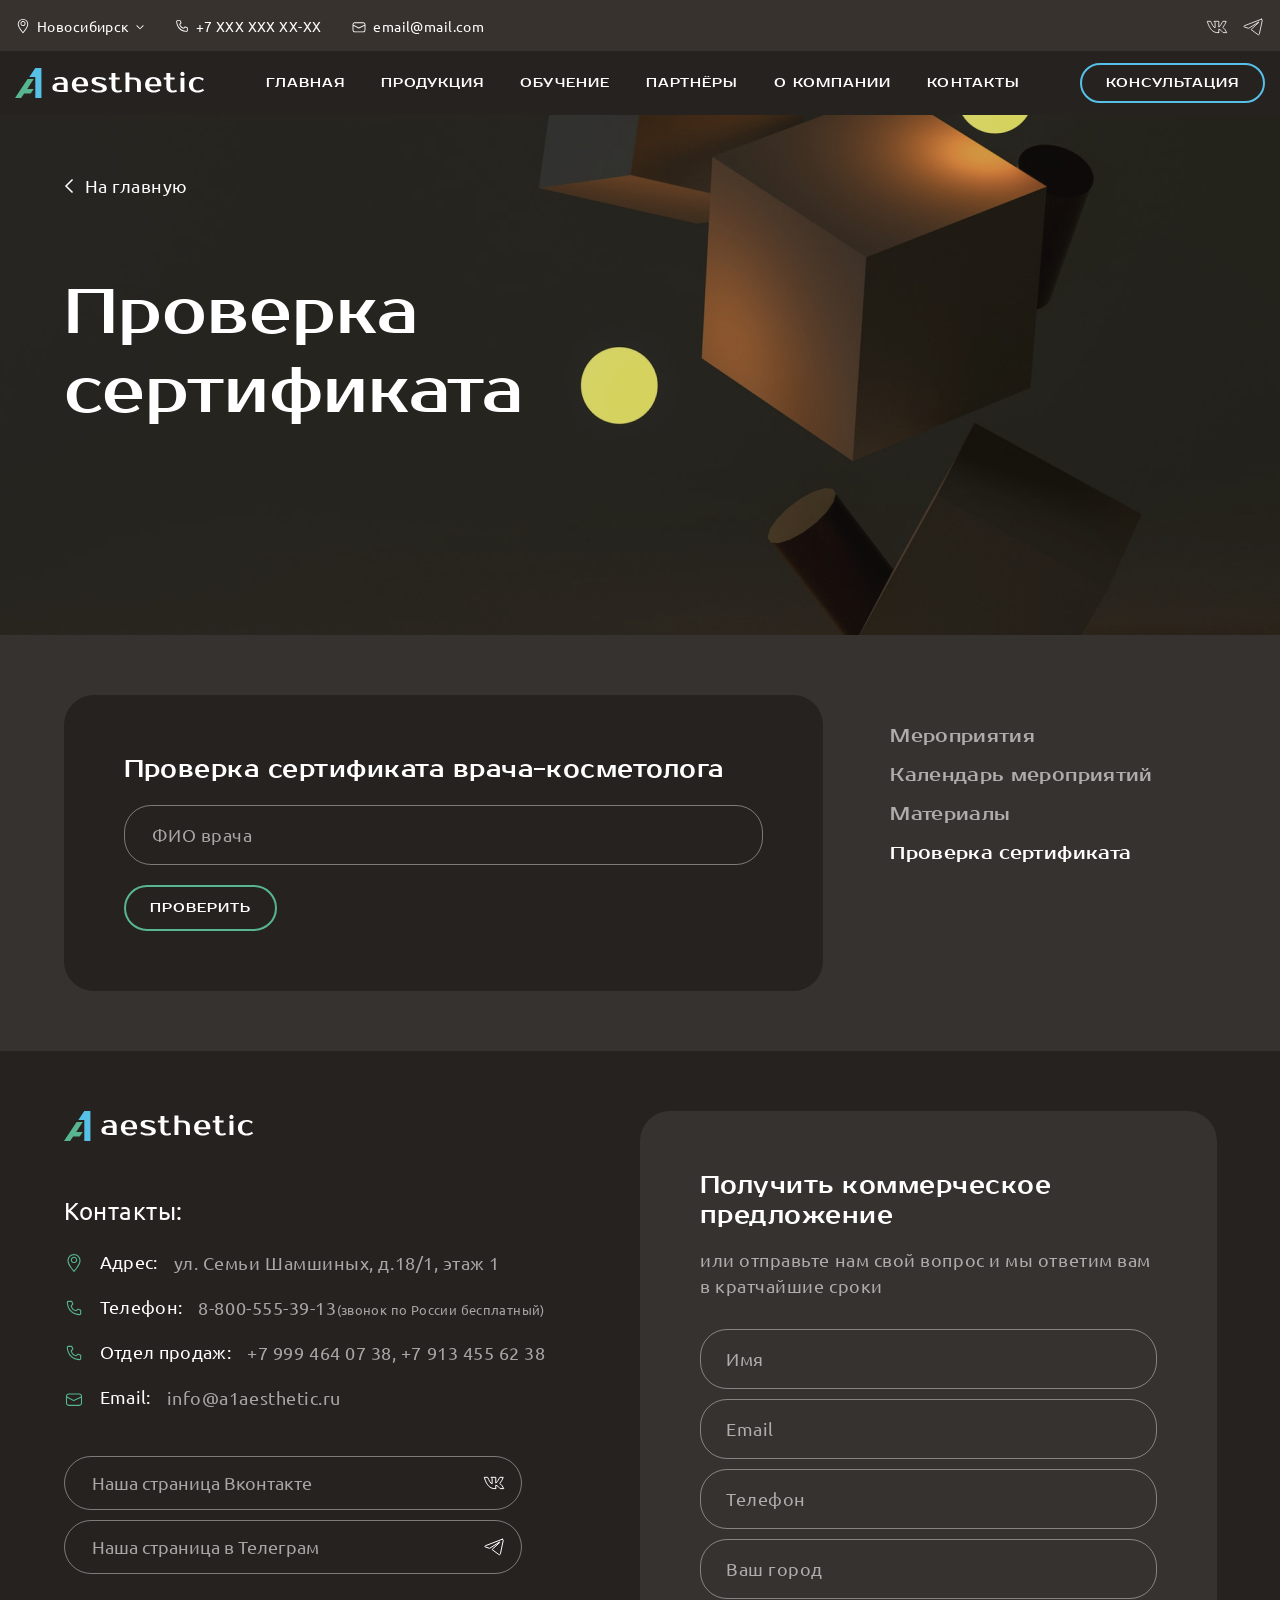
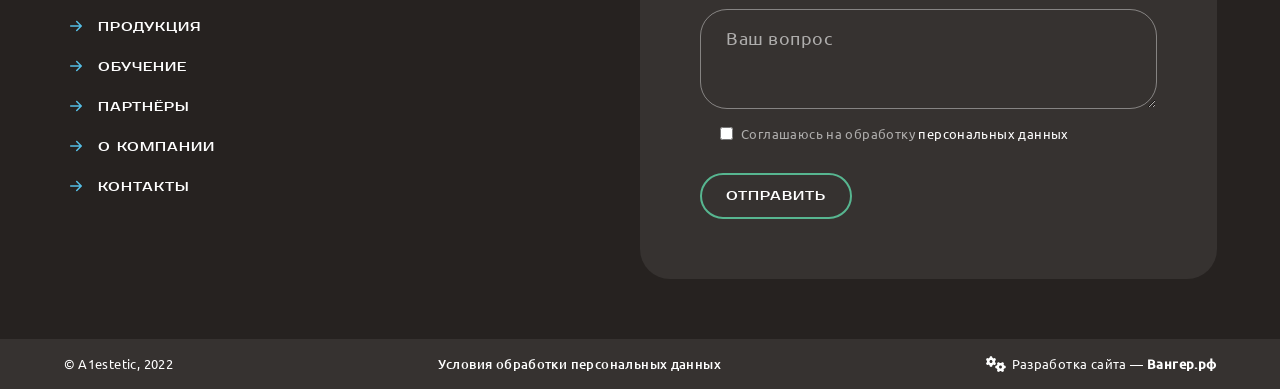
<file: sertificate.html>
<!DOCTYPE html>
<html lang="ru">
<head>
	<meta charset="UTF-8">
	<meta http-equiv="X-UA-Compatible" content="IE=edge">
	<meta name="viewport" content="width=device-width, initial-scale=1.0">
	<link rel="icon" type="image/png" href="img/favicon.ico">
	<link rel="stylesheet" href="css/style.min.css">
	<link href="//vjs.zencdn.net/7.10.2/video-js.min.css" rel="stylesheet">
	<title>Проверка сертификата</title>
</head>

<body>
	
	<div class="wrapper">
		<!-- Header -->
<header class="header" id="header">
  <div class="header__top d-none d-xl-block">
    <div class="container-lg header__top-container">
      <div class="header__top-left">
        <div class="header-place header__top-left-item">
          <a class="header-place__link" href="#">Новосибирск</a>
          <ul class="header-place__list">
            <li>
              <a href="#">
                Москва
              </a>
            </li>
            <li>
              <a href="#">
                Иркутск
              </a>
            </li>
            <li>
              <a href="#">
                Казань
              </a>
            </li>
          </ul>
        </div>
        <a href="#" class="header__top-left-item header-tel">+7 XXX XXX XX-XX</a>
        <a href="#" class="header__top-left-item header-mail">email@mail.com</a>
      </div>
      <div class="header__top-right">
        <div class="header__socials socials">
          <ul class="socials__list">
            <li>
              <a href="#">
                <svg width="24" height="24" viewBox="0 0 24 24" fill="none" xmlns="http://www.w3.org/2000/svg">
                  <g opacity="0.8">
                    <path
                      d="M13.775 17.5951V14.2751C16.005 14.6151 16.71 16.3701 18.13 17.5951H21.75C20.8449 15.5745 19.4946 13.7849 17.8 12.3601C19.1 10.5701 20.48 8.88508 21.155 6.33008H17.865C16.575 8.28508 15.895 10.5751 13.775 12.0851V6.33008H9L10.14 7.74008V12.7651C8.29 12.5501 7.04 9.16508 5.685 6.33008H2.25C3.5 10.1601 6.13 18.5651 13.775 17.5951V17.5951Z"
                      stroke="white" stroke-linecap="round" stroke-linejoin="round" />
                  </g>
                </svg>
              </a>
            </li>
            <li>
              <a href="#">
                <svg width="24" height="24" viewBox="0 0 24 24" fill="none" xmlns="http://www.w3.org/2000/svg">
                  <g opacity="0.8">
                    <path
                      d="M20.415 4.23999C20.985 4.23999 21.415 4.73999 21.185 5.66999L18.395 18.82C18.2 19.755 17.635 19.98 16.855 19.545L10.2 14.63C10.1742 14.6115 10.1532 14.5871 10.1387 14.5588C10.1242 14.5306 10.1166 14.4993 10.1166 14.4675C10.1166 14.4357 10.1242 14.4044 10.1387 14.3762C10.1532 14.3479 10.1742 14.3235 10.2 14.305L17.885 7.36499C18.235 7.05499 17.81 6.90499 17.35 7.18499L7.70504 13.27C7.67579 13.2891 7.64258 13.3012 7.60793 13.3056C7.57328 13.3099 7.53809 13.3063 7.50504 13.295L3.41004 12C2.50004 11.735 2.50004 11.11 3.61504 10.665L20 4.34499C20.13 4.28265 20.2711 4.24695 20.415 4.23999Z"
                      stroke="white" stroke-linecap="round" stroke-linejoin="round" />
                  </g>
                </svg>
              </a>
            </li>
          </ul>
        </div>
      </div>
    </div>
  </div><!-- /header__top -->
  <div class="header__bottom">
    <div class="container-lg header__bottom-container justify-content-start justify-content-xl-between">
      <!-- Hamburger Menu -->
      <div class="hamburger d-flex d-xl-none" id="toggle">
        <div class="top-bun"></div>
        <div class="meat"></div>
        <div class="bottom-bun"></div>
      </div>
      <a class="header__logo logo" href="index.html">
        <img src="img/header/logo.svg" alt="logo">
      </a>
      <nav class="header__nav">
        <ul class="header__nav-list">
          <li>
            <a href="index.html">Главная</a>
          </li>
          <li>
            <a href="catalog.html">продукция</a>
          </li>
          <li>
            <a href="calendar.html">обучение</a>
          </li>
          <li>
            <a href="partners.html">партнёры</a>
          </li>
          <li>
            <a href="about.html">О компании</a>
          </li>
          <li>
            <a href="contacts.html">контакты</a>
          </li>
        </ul>
        <div class="header__contacts-sm d-block d-xl-none">
          <div class="header-place header__top-left-item">
            <a class="header-place__link" href="#">Новосибирск</a>
            <ul class="header-place__list">
              <li>
                <a href="#">
                  Москва
                </a>
              </li>
              <li>
                <a href="#">
                  Иркутск
                </a>
              </li>
              <li>
                <a href="#">
                  Казань
                </a>
              </li>
            </ul>
          </div>
          <a href="#" class="header__top-left-item header-tel">+7 XXX XXX XX-XX</a>
          <a href="#" class="header__top-left-item header-mail">email@mail.com</a>
          <button class="btn-reset header__btn btn" data-graph-path="modal-call">консультация</button>
        </div>
        <div class="header-socials-sm d-block d-xl-none">
          <div class="header__socials socials">
            <ul class="socials__list">
              <li>
                <a href="#">
                  <svg width="24" height="24" viewBox="0 0 24 24" fill="none" xmlns="http://www.w3.org/2000/svg">
                    <g opacity="0.8">
                      <path
                        d="M13.775 17.5951V14.2751C16.005 14.6151 16.71 16.3701 18.13 17.5951H21.75C20.8449 15.5745 19.4946 13.7849 17.8 12.3601C19.1 10.5701 20.48 8.88508 21.155 6.33008H17.865C16.575 8.28508 15.895 10.5751 13.775 12.0851V6.33008H9L10.14 7.74008V12.7651C8.29 12.5501 7.04 9.16508 5.685 6.33008H2.25C3.5 10.1601 6.13 18.5651 13.775 17.5951V17.5951Z"
                        stroke="white" stroke-linecap="round" stroke-linejoin="round" />
                    </g>
                  </svg>
                </a>
              </li>
              <li>
                <a href="#">
                  <svg width="24" height="24" viewBox="0 0 24 24" fill="none" xmlns="http://www.w3.org/2000/svg">
                    <g opacity="0.8">
                      <path
                        d="M20.415 4.23999C20.985 4.23999 21.415 4.73999 21.185 5.66999L18.395 18.82C18.2 19.755 17.635 19.98 16.855 19.545L10.2 14.63C10.1742 14.6115 10.1532 14.5871 10.1387 14.5588C10.1242 14.5306 10.1166 14.4993 10.1166 14.4675C10.1166 14.4357 10.1242 14.4044 10.1387 14.3762C10.1532 14.3479 10.1742 14.3235 10.2 14.305L17.885 7.36499C18.235 7.05499 17.81 6.90499 17.35 7.18499L7.70504 13.27C7.67579 13.2891 7.64258 13.3012 7.60793 13.3056C7.57328 13.3099 7.53809 13.3063 7.50504 13.295L3.41004 12C2.50004 11.735 2.50004 11.11 3.61504 10.665L20 4.34499C20.13 4.28265 20.2711 4.24695 20.415 4.23999Z"
                        stroke="white" stroke-linecap="round" stroke-linejoin="round" />
                    </g>
                  </svg>
                </a>
              </li>
            </ul>
          </div>
        </div>

      </nav>
      <button class="btn-reset header__btn btn d-none d-sm-flex" data-graph-path="modal-call">консультация</button>
      <button class="btn-reset header__btn btn header__btn_bg-change d-flex d-sm-none"
        data-graph-path="modal-call"></button>
    </div>
  </div><!-- /header__bottom -->
</header>
		<main class="main first">
			<!-- intro-sertificate -->
<section class="intro-sertificate" id="intro-sertificate" style="background-image: url('img/archives/bg-archives.png');">
  <div class="container intro-sertificate__container">
    <div class="row">
      <div class="col-lg-8">
        <a href="index.html" class="intro-sertificate__catalog-btn btn-back">На главную</a>
        <h1 class="intro-sertificate__title">Проверка сертификата</h1>   
        <div class="__select d-block d-lg-none" data-state="">
          <div class="__select__title" data-default="Option 0">Проверка сертификата</div>
          <div class="__select__content">
            <input id="singleSelect0" class="__select__input" type="radio" name="singleSelect" checked>
            <label for="singleSelect0" class="__select__label">Все публикации</label>
            <input id="singleSelect1" class="__select__input" type="radio" name="singleSelect">
            <label for="singleSelect1" class="__select__label"> <a href="#">Мероприятия</a> </label>   
            <input id="singleSelect2" class="__select__input" type="radio" name="singleSelect" checked>
            <label for="singleSelect2" class="__select__label">Календарь мероприятий</label>      
            <input id="singleSelect3" class="__select__input" type="radio" name="singleSelect">
            <label for="singleSelect3" class="__select__label">Материалы</label>
            <input id="singleSelect4" class="__select__input" type="radio" name="singleSelect">
            <label for="singleSelect4" class="__select__label">Проверка сертификата</label>
          </div>
        </div>      
      </div>
    </div>
  </div>
</section>
			<!-- sertificate -->
<section class="sertificate" id="sertificate">
  <div class="container">
    <div class="row">
      <div class="col-lg-8">
        <form action="#" class="sertificate-form">
          <div class="sertificate-form__title">
            Проверка сертификата врача-косметолога
          </div>
          <input type="text" placeholder="ФИО врача">        
          <button class="btn-reset sertificate__btn btn" data-graph-path="modal-sertificate">проверить</button>
        </form>
      </div>
      <div class="col-lg-4">
        <nav class="sertificate__nav d-none d-lg-block">
          <ul class="sertificate__nav-list">
            <li>
              <a href="#">Мероприятия</a>
            </li>
            <li>
              <a href="#">Календарь мероприятий</a>
            </li>
            <li>
              <a href="#">Материалы</a>
            </li>
            <li class="active">
              <a href="#">Проверка сертификата</a>
            </li>
          </ul>
        </nav>
      </div>
    </div>
  </div>
</section>
		
		
		
		</main>
		<!-- Footer -->
<footer class="footer" id="footer">
  <div class="footer__top">
    <div class="container footer__container">
      <div class="footer__top-left">
        <a class="footer__logo logo" href="index.html">
          <img src="img/header/logo.svg" alt="logo">
        </a>
        <div class="footer__contacts">
          <div class="footer__contacts-title">
            Контакты:
          </div>
          <div class="footer__contacts-item first">
            <div class="footer__contacts-item-title">Адрес:</div>
            <div class="footer__contacts-item-text"> <a href="#">ул. Семьи Шамшиных, д.18/1, этаж 1</a></div>
          </div>
          <div class="footer__contacts-item second">
            <div class="footer__contacts-item-title">Телефон:</div>
            <div class="footer__contacts-item-text"> <a href="tel:88005553913">8-800-555-39-13</a><span>(звонок по России бесплатный)</span></div>
          </div>
          <div class="footer__contacts-item third">
            <div class="footer__contacts-item-title">Отдел продаж:</div>
            <div class="footer__contacts-item-text"><a href="tel:+79994640738">+7 999 464 07 38</a>, <a href="+79134556238">+7 913 455 62 38</a></div>
          </div>
          <div class="footer__contacts-item forth">
            <div class="footer__contacts-item-title">Email:</div>
            <div class="footer__contacts-item-text"> <a href="mailto:info@a1aesthetic.ru">info@a1aesthetic.ru</a></div>
          </div>
          <div class="footer__contacts-socials socials-item">
            <div class="socials-item__text">Наша страница Вконтакте</div>
            <div class="socials-item__icon"><img src="img/header/vk.svg" alt="icon"></div>
            <a href="#"></a>
          </div>
          <div class="footer__contacts-socials socials-item">
            <div class="socials-item__text">Наша страница в Телеграм</div>
            <div class="socials-item__icon"><img src="img/header/telegram.svg" alt="icon"></div>
            <a href="#"></a>
          </div>
          <nav class="footer__nav">
            <ul class="footer__nav-list">
              <li>
                <a href="catalog.html">
                  продукция
                </a>
              </li>
              <li>
                <a href="calendar.html">
                  обучение
                </a>
              </li>
              <li>
                <a href="partners.html">
                  партнёры
                </a>
              </li>
              <li>
                <a href="about.html">
                  о компании
                </a>
              </li>
              <li>
                <a href="contacts.html">
                  контакты
                </a>
              </li>
            </ul>
          </nav>
        </div>
      </div>
      <div class="footer__top-right">
        <form action="#" class="footer-form">
          <div class="footer-form__title">Получить коммерческое предложение</div>
          <p class="footer-form__descr">
            или отправьте нам свой вопрос и мы ответим вам в кратчайшие сроки
          </p>
          <div class="footer-form__content">
            <div class="input-wrapper">
              <input type="text" class="footer-form__input" placeholder="Имя">
            </div>
            <div class="input-wrapper">
              <input type="mail" class="footer-form__input" placeholder="Email">
            </div>    
            <div class="input-wrapper">
              <input type="tel" class="footer-form__input" placeholder="Телефон">
            </div>     
            <div class="input-wrapper">
              <input type="text" class="footer-form__input" placeholder="Ваш город">
            </div>       
            <div class="input-wrapper">
              <textarea class="footer-form__textarea" name="footer-textarea" id="footer-textarea" cols="30" rows="10" placeholder="Ваш вопрос"></textarea>
            </div>        
          </div>
          <div class="agreement">
            <label class="footer-form__checkbox-label" for="footer-form__checkbox-input">
              <input type="checkbox" id="footer-form__checkbox-input">
              <div class="agreement__text">
                Соглашаюсь на обработку <a href="#">персональных данных</a> 
              </div>
            </label>
          </div>
          <button class="footer-form__btn btn" type="submit">отправить</button>
        </form>
      </div>
    </div>
  </div>
  <div class="footer__bottom">
    <div class="container footer__bottom-container">
      <div class="footer__copyright">
        © A1estetic, 2022
      </div>
      <div class="footer__politics">
        <a href="#">
          Условия обработки персональных данных
        </a>       
      </div>
      <div class="footer__develop">
        <img src="img/footer/develop-icon.svg" alt="icon">
        <div class="footer__develop-text">
          Разработка сайта — <a href="Вангер.рф">Вангер.рф</a>
        </div>
      </div>
    </div>
  </div>
</footer>
<!-- modal -->

<div class="graph-modal">


  <div class="graph-modal__container modal-commerce__container modal-commerce" role="dialog" aria-modal="true"
    data-graph-target="modal-commerce">
    <button class="btn-reset js-modal-close graph-modal__close" aria-label="Закрыть модальное окно"></button>
    <div class="graph-modal__content">
      <h3 class="modal-commerce__title">Запрос коммерческого предложения</h3>
      <p class="modal-commerce__descr">
        Оказывать медицинские услуги могут юридические лица, имеющие лицензию, дающую право на оказание медицинской
        деятельности.
        Для того, чтобы мы выслали вам коммерческое предложение заполните форму ниже.
      </p>
      <div class="footer-form__content">
        <div class="input-wrapper">
          <input type="text" class="footer-form__input" placeholder="Контактное лицо">
        </div>
        <div class="input-wrapper">
          <input type="text" class="footer-form__input" placeholder="Контактное лицо">
        </div>
        <div class="input-wrapper">
          <input type="tel" class="footer-form__input" placeholder="Телефон">
        </div>
        <div class="input-wrapper">
          <input type="text" class="footer-form__input" placeholder="Название клиники">
        </div>

      </div>
      <div class="interests">
        <div class="interests__title">
          Укажите какое оборудование вас интересует:
        </div>
        <ul class="interests__list">
          <li class="interests__item">
            <input class="interests__cb" type="checkbox" id="interests__cb_1">
            <label for="interests__cb_1">UCOS HIFU - аппаратный SMAS лифтинг</label>
          </li>
          <li class="interests__item">
            <input class="interests__cb" type="checkbox" id="interests__cb_2">
            <label for="interests__cb_2">DeAgeEX DUAL - Фракционные микроиглы</label>
          </li>
          <li class="interests__item">
            <input class="interests__cb" type="checkbox" id="interests__cb_3">
            <label for="interests__cb_3">Vesta - Фракционный CO2 лазер</label>
          </li>
          <li class="interests__item">
            <input class="interests__cb" type="checkbox" id="interests__cb_4">
            <label for="interests__cb_4">Selene 808 - Диодный лазер для эпиляции</label>
          </li>
        </ul>
      </div>
      <div class="input-wrapper">
        <textarea class="footer-form__textarea" name="textarea-commerce" id="textarea-commerce" cols="30" rows="10"
          placeholder="Примечание"></textarea>
      </div>
      <div class="agreement">
        <label class="footer-form__checkbox-label" for="modal-commerce-agree">
          <input type="checkbox" id="modal-commerce-agree">
          <div class="agreement__text">
            Соглашаюсь на обработку <a href="#">персональных данных</a>
          </div>
        </label>
      </div>
      <button class="footer-form__btn btn" type="submit">отправить</button>
    </div>
  </div>

  <div class="graph-modal__container modal-repair__container modal-repair" role="dialog" aria-modal="true"
    data-graph-target="modal-repair">
    <button class="btn-reset js-modal-close graph-modal__close" aria-label="Закрыть модальное окно"></button>
    <div class="graph-modal__content">
      <h3 class="modal-commerce__title">Заказать расходник</h3>
      <p class="modal-commerce__descr">
        После оформления заявки с Вами свяжется менеджер для уточнения деталей заказа.
      </p>
      <div class="footer-form__content">
        <div class="input-wrapper">
          <textarea class="footer-form__textarea" name="repair-textarea" id="repair-textarea" cols="30" rows="10"
            placeholder="Какие расходные материалы вас интересуют?"></textarea>
        </div>
        <div class="input-wrapper">
          <input type="text" class="footer-form__input" placeholder="Контактное лицо">
        </div>
        <div class="input-wrapper">
          <input type="email" class="footer-form__input" placeholder="Email">
        </div>
        <div class="input-wrapper">
          <input type="tel" class="footer-form__input" placeholder="Телефон">
        </div>
        <div class="input-wrapper">
          <input type="text" class="footer-form__input" placeholder="Ваш город">
        </div>
        <div class="input-wrapper">
          <input type="text" class="footer-form__input" placeholder="Название клиники">
        </div>
      </div>

      <div class="wrapper-btn">
        <div class="agreement">
          <label class="footer-form__checkbox-label" for="modal-repair-agree">
            <input type="checkbox" id="modal-repair-agree">
            <div class="agreement__text">
              Соглашаюсь на обработку <a href="#">персональных данных</a>
            </div>
          </label>
        </div>
        <button class="footer-form__btn btn" type="submit">заказать</button>
      </div>
    </div>
  </div>

  <div class="graph-modal__container modal-start__container modal-start" role="dialog" aria-modal="true"
    data-graph-target="modal-start">
    <button class="btn-reset js-modal-close graph-modal__close" aria-label="Закрыть модальное окно"></button>
    <div class="graph-modal__content">
      <h3 class="modal-commerce__title modal-start__title">Принять участие</h3>
      <div class="footer-form__content">
        <div class="input-wrapper">
          <select name="modal-start-select" id="modal-start-select">
            <option value="1 урок">Название ближайшего занятия</option>
            <option value="1 урок">1 урок</option>
            <option value="2 урок">2 урок</option>
            <option value="3 урок">3 урок</option>
            <option value="4 урок">4 урок</option>
          </select>
        </div>
        <div class="input-wrapper">
          <input type="text" class="footer-form__input" placeholder="Имя">
        </div>
        <div class="input-wrapper">
          <input type="email" class="footer-form__input" placeholder="Email">
        </div>
        <div class="input-wrapper">
          <input type="tel" class="footer-form__input" placeholder="Телефон">
        </div>
        <div class="input-wrapper">
          <input type="text" class="footer-form__input" placeholder="Ваш город">
        </div>
      </div>

      <div class="wrapper-btn">
        <div class="agreement">
          <label class="footer-form__checkbox-label" for="modal-repair-agree">
            <input type="checkbox" id="modal-repair-agree">
            <div class="agreement__text">
              Соглашаюсь на обработку <a href="#">персональных данных</a>
            </div>
          </label>
        </div>
        <button class="footer-form__btn btn" type="submit">заказать</button>
      </div>
    </div>
  </div>


  <div class="graph-modal__container modal-sertificate__container modal-sertificate" role="dialog" aria-modal="true"
    data-graph-target="modal-sertificate">
    <button class="btn-reset js-modal-close graph-modal__close" aria-label="Закрыть модальное окно"></button>
    <div class="graph-modal__content">
      <h3 class="modal-commerce__title modal-sertificate__title">Иванова М.В.</h3>
      <div class="footer-form__content">
        <div class="modal-sertificate__item">
          <div class="modal-sertificate__item-title">
            Название аппарата
          </div>
          <div class="modal-sertificate__item-text">
            2021 год обучения
          </div>
        </div>
        <div class="modal-sertificate__item">
          <div class="modal-sertificate__item-title">
            Название аппарата
          </div>
          <div class="modal-sertificate__item-text">
            2021 год обучения
          </div>
        </div>
      </div>
    </div>
  </div>


  <div class="graph-modal__container modal-call__container modal-call" role="dialog" aria-modal="true"
    data-graph-target="modal-call">
    <button class="btn-reset js-modal-close graph-modal__close" aria-label="Закрыть модальное окно"></button>
    <div class="graph-modal__content">
      <h3 class="modal-commerce__title modal-call__title">Уведомить меня о ближайшем мероприятии</h3>
      <p class="modal-commerce__descr">
        Подписаться на уведомления о предстоящих мероприятиях
      </p>
      <div class="footer-form__content">
        <div class="input-wrapper">
          <input type="text" class="footer-form__input" placeholder="Имя">
        </div>
        <div class="input-wrapper">
          <input type="email" class="footer-form__input" placeholder="Email">
        </div>     
        <div class="input-wrapper">
          <input type="text" class="footer-form__input" placeholder="Ваш город">
        </div>
        <div class="agreement">
          <label class="footer-form__checkbox-label" for="modal-call-agree">
            <input type="checkbox" id="modal-call-agree">
            <div class="agreement__text">
              Соглашаюсь на обработку <a href="#">персональных данных</a>
            </div>
          </label>
        </div>
        <button class="footer-form__btn btn" type="submit">отправить</button>
    
      </div>
    </div>
  </div>




</div>
	</div>
	
	<script src="//vjs.zencdn.net/7.10.2/video.min.js"></script>
	<script src="js/app.min.js"></script>
  <script src="js/script.js"></script>
</body>

</html>
</file>
<file: css/style.min.css>
@charset "UTF-8";
html {
  box-sizing: border-box;
}

*, :after, :before {
  box-sizing: inherit;
}

.disable-scroll {
  position: relative;
  overflow: hidden;
  height: 100vh;
  position: fixed;
  left: 0;
  top: 0;
  width: 100%;
}

.graph-modal {
  --transition-time:0.3s;
  position: fixed;
  left: 0;
  top: 0;
  right: 0;
  bottom: 0;
  z-index: 1000;
  background-color: rgba(0, 0, 0, 0.7);
  cursor: pointer;
  overflow-y: auto;
  overflow-x: hidden;
  text-align: center;
  opacity: 0;
  visibility: hidden;
  transition: opacity var(--transition-time), visibility var(--transition-time);
}

.graph-modal:before {
  content: "";
  display: inline-block;
  vertical-align: middle;
  height: 100%;
}

.graph-modal__container {
  position: relative;
  width: 1000px;
  margin: 50px auto;
  display: inline-block;
  vertical-align: middle;
  background-color: #fff;
  border-radius: 10px;
  padding: 20px;
  cursor: default;
  text-align: left;
  display: none;
}

@media (max-width: 1024px) {
  .graph-modal__container {
    width: 90%;
  }
}
.graph-modal__close {
  position: absolute;
  right: 10px;
  top: 10px;
  border: none;
  padding: 0;
  width: 20px;
  height: 20px;
  background-color: transparent;
  background-image: url("data:image/svg+xml;charset=utf-8,%3Csvg xmlns='http://www.w3.org/2000/svg' viewBox='0 0 512.001 512.001'%3E%3Cpath d='M284.286 256.002L506.143 34.144c7.811-7.811 7.811-20.475 0-28.285-7.811-7.81-20.475-7.811-28.285 0L256 227.717 34.143 5.859c-7.811-7.811-20.475-7.811-28.285 0-7.81 7.811-7.811 20.475 0 28.285l221.857 221.857L5.858 477.859c-7.811 7.811-7.811 20.475 0 28.285a19.938 19.938 0 0014.143 5.857 19.94 19.94 0 0014.143-5.857L256 284.287l221.857 221.857c3.905 3.905 9.024 5.857 14.143 5.857s10.237-1.952 14.143-5.857c7.811-7.811 7.811-20.475 0-28.285L284.286 256.002z'/%3E%3C/svg%3E");
  cursor: pointer;
}

.graph-modal.is-open {
  opacity: 1;
  visibility: visible;
  transition: opacity var(--transition-time), visibility var(--transition-time);
}

.graph-modal__container.graph-modal-open {
  display: inline-block;
}

.fade {
  opacity: 0;
}

.fade, .fade.animate-open {
  transition: opacity var(--transition-time);
}

.fade.animate-open {
  opacity: 1;
}

.fadeInUp {
  opacity: 0;
  transform: translateY(-100px);
}

.fadeInUp, .fadeInUp.animate-open {
  transition: transform var(--transition-time), opacity var(--transition-time);
}

.fadeInUp.animate-open {
  opacity: 1;
  transform: translateY(0);
}

.tabs__panel {
  display: none;
}

.tabs__nav {
  list-style: none;
  display: flex;
}

.tabs__panel--active {
  display: block;
}

.tabs__nav-btn:focus {
  color: #fff;
  background-color: navy;
}

.tabs__nav-btn--active {
  background-color: wheat;
} /**
 * Swiper 8.2.2
 * Most modern mobile touch slider and framework with hardware accelerated transitions
 * https://swiperjs.com
 *
 * Copyright 2014-2022 Vladimir Kharlampidi
 *
 * Released under the MIT License
 *
 * Released on: June 1, 2022
 */
@font-face {
  font-family: swiper-icons;
  src: url("data:application/font-woff;charset=utf-8;base64, [base64]//wADZ2x5ZgAAAywAAADMAAAD2MHtryVoZWFkAAABbAAAADAAAAA2E2+eoWhoZWEAAAGcAAAAHwAAACQC9gDzaG10eAAAAigAAAAZAAAArgJkABFsb2NhAAAC0AAAAFoAAABaFQAUGG1heHAAAAG8AAAAHwAAACAAcABAbmFtZQAAA/gAAAE5AAACXvFdBwlwb3N0AAAFNAAAAGIAAACE5s74hXjaY2BkYGAAYpf5Hu/j+W2+MnAzMYDAzaX6QjD6/4//Bxj5GA8AuRwMYGkAPywL13jaY2BkYGA88P8Agx4j+/8fQDYfA1AEBWgDAIB2BOoAeNpjYGRgYNBh4GdgYgABEMnIABJzYNADCQAACWgAsQB42mNgYfzCOIGBlYGB0YcxjYGBwR1Kf2WQZGhhYGBiYGVmgAFGBiQQkOaawtDAoMBQxXjg/wEGPcYDDA4wNUA2CCgwsAAAO4EL6gAAeNpj2M0gyAACqxgGNWBkZ2D4/wMA+xkDdgAAAHjaY2BgYGaAYBkGRgYQiAHyGMF8FgYHIM3DwMHABGQrMOgyWDLEM1T9/w8UBfEMgLzE////P/5//f/V/xv+r4eaAAeMbAxwIUYmIMHEgKYAYjUcsDAwsLKxc3BycfPw8jEQA/[base64]/uznmfPFBNODM2K7MTQ45YEAZqGP81AmGGcF3iPqOop0r1SPTaTbVkfUe4HXj97wYE+yNwWYxwWu4v1ugWHgo3S1XdZEVqWM7ET0cfnLGxWfkgR42o2PvWrDMBSFj/IHLaF0zKjRgdiVMwScNRAoWUoH78Y2icB/yIY09An6AH2Bdu/UB+yxopYshQiEvnvu0dURgDt8QeC8PDw7Fpji3fEA4z/PEJ6YOB5hKh4dj3EvXhxPqH/SKUY3rJ7srZ4FZnh1PMAtPhwP6fl2PMJMPDgeQ4rY8YT6Gzao0eAEA409DuggmTnFnOcSCiEiLMgxCiTI6Cq5DZUd3Qmp10vO0LaLTd2cjN4fOumlc7lUYbSQcZFkutRG7g6JKZKy0RmdLY680CDnEJ+UMkpFFe1RN7nxdVpXrC4aTtnaurOnYercZg2YVmLN/d/gczfEimrE/fs/bOuq29Zmn8tloORaXgZgGa78yO9/cnXm2BpaGvq25Dv9S4E9+5SIc9PqupJKhYFSSl47+Qcr1mYNAAAAeNptw0cKwkAAAMDZJA8Q7OUJvkLsPfZ6zFVERPy8qHh2YER+3i/BP83vIBLLySsoKimrqKqpa2hp6+jq6RsYGhmbmJqZSy0sraxtbO3sHRydnEMU4uR6yx7JJXveP7WrDycAAAAAAAH//wACeNpjYGRgYOABYhkgZgJCZgZNBkYGLQZtIJsFLMYAAAw3ALgAeNolizEKgDAQBCchRbC2sFER0YD6qVQiBCv/H9ezGI6Z5XBAw8CBK/m5iQQVauVbXLnOrMZv2oLdKFa8Pjuru2hJzGabmOSLzNMzvutpB3N42mNgZGBg4GKQYzBhYMxJLMlj4GBgAYow/P/PAJJhLM6sSoWKfWCAAwDAjgbRAAB42mNgYGBkAIIbCZo5IPrmUn0hGA0AO8EFTQAA");
  font-weight: 400;
  font-style: normal;
}
:root {
  --swiper-theme-color:#007aff;
}

.swiper {
  margin-left: auto;
  margin-right: auto;
  position: relative;
  overflow: hidden;
  list-style: none;
  padding: 0;
  z-index: 1;
}

.swiper-vertical > .swiper-wrapper {
  flex-direction: column;
}

.swiper-wrapper {
  position: relative;
  width: 100%;
  height: 100%;
  z-index: 1;
  display: flex;
  transition-property: transform;
  box-sizing: content-box;
}

.swiper-android .swiper-slide, .swiper-wrapper {
  transform: translate3d(0px, 0, 0);
}

.swiper-pointer-events {
  touch-action: pan-y;
}

.swiper-pointer-events.swiper-vertical {
  touch-action: pan-x;
}

.swiper-slide {
  flex-shrink: 0;
  width: 100%;
  height: 100%;
  position: relative;
  transition-property: transform;
}

.swiper-slide-invisible-blank {
  visibility: hidden;
}

.swiper-autoheight, .swiper-autoheight .swiper-slide {
  height: auto;
}

.swiper-autoheight .swiper-wrapper {
  align-items: flex-start;
  transition-property: transform, height;
}

.swiper-backface-hidden .swiper-slide {
  transform: translateZ(0);
  -webkit-backface-visibility: hidden;
  backface-visibility: hidden;
}

.swiper-3d, .swiper-3d.swiper-css-mode .swiper-wrapper {
  perspective: 1200px;
}

.swiper-3d .swiper-cube-shadow, .swiper-3d .swiper-slide, .swiper-3d .swiper-slide-shadow, .swiper-3d .swiper-slide-shadow-bottom, .swiper-3d .swiper-slide-shadow-left, .swiper-3d .swiper-slide-shadow-right, .swiper-3d .swiper-slide-shadow-top, .swiper-3d .swiper-wrapper {
  transform-style: preserve-3d;
}

.swiper-3d .swiper-slide-shadow, .swiper-3d .swiper-slide-shadow-bottom, .swiper-3d .swiper-slide-shadow-left, .swiper-3d .swiper-slide-shadow-right, .swiper-3d .swiper-slide-shadow-top {
  position: absolute;
  left: 0;
  top: 0;
  width: 100%;
  height: 100%;
  pointer-events: none;
  z-index: 10;
}

.swiper-3d .swiper-slide-shadow {
  background: rgba(0, 0, 0, 0.15);
}

.swiper-3d .swiper-slide-shadow-left {
  background-image: linear-gradient(to left, rgba(0, 0, 0, 0.5), rgba(0, 0, 0, 0));
}

.swiper-3d .swiper-slide-shadow-right {
  background-image: linear-gradient(to right, rgba(0, 0, 0, 0.5), rgba(0, 0, 0, 0));
}

.swiper-3d .swiper-slide-shadow-top {
  background-image: linear-gradient(to top, rgba(0, 0, 0, 0.5), rgba(0, 0, 0, 0));
}

.swiper-3d .swiper-slide-shadow-bottom {
  background-image: linear-gradient(to bottom, rgba(0, 0, 0, 0.5), rgba(0, 0, 0, 0));
}

.swiper-css-mode > .swiper-wrapper {
  overflow: auto;
  scrollbar-width: none;
  -ms-overflow-style: none;
}

.swiper-css-mode > .swiper-wrapper::-webkit-scrollbar {
  display: none;
}

.swiper-css-mode > .swiper-wrapper > .swiper-slide {
  scroll-snap-align: start start;
}

.swiper-horizontal.swiper-css-mode > .swiper-wrapper {
  scroll-snap-type: x mandatory;
}

.swiper-vertical.swiper-css-mode > .swiper-wrapper {
  scroll-snap-type: y mandatory;
}

.swiper-centered > .swiper-wrapper::before {
  content: "";
  flex-shrink: 0;
  order: 9999;
}

.swiper-centered.swiper-horizontal > .swiper-wrapper > .swiper-slide:first-child {
  margin-inline-start: var(--swiper-centered-offset-before);
}

.swiper-centered.swiper-horizontal > .swiper-wrapper::before {
  height: 100%;
  min-height: 1px;
  width: var(--swiper-centered-offset-after);
}

.swiper-centered.swiper-vertical > .swiper-wrapper > .swiper-slide:first-child {
  margin-block-start: var(--swiper-centered-offset-before);
}

.swiper-centered.swiper-vertical > .swiper-wrapper::before {
  width: 100%;
  min-width: 1px;
  height: var(--swiper-centered-offset-after);
}

.swiper-centered > .swiper-wrapper > .swiper-slide {
  scroll-snap-align: center center;
}

.swiper-virtual .swiper-slide {
  -webkit-backface-visibility: hidden;
  transform: translateZ(0);
}

.swiper-virtual.swiper-css-mode .swiper-wrapper::after {
  content: "";
  position: absolute;
  left: 0;
  top: 0;
  pointer-events: none;
}

.swiper-virtual.swiper-css-mode.swiper-horizontal .swiper-wrapper::after {
  height: 1px;
  width: var(--swiper-virtual-size);
}

.swiper-virtual.swiper-css-mode.swiper-vertical .swiper-wrapper::after {
  width: 1px;
  height: var(--swiper-virtual-size);
}

:root {
  --swiper-navigation-size:44px;
}

.swiper-button-next, .swiper-button-prev {
  position: absolute;
  top: 50%;
  width: calc(var(--swiper-navigation-size) / 44 * 27);
  height: var(--swiper-navigation-size);
  margin-top: calc(0px - var(--swiper-navigation-size) / 2);
  z-index: 10;
  cursor: pointer;
  display: flex;
  align-items: center;
  justify-content: center;
  color: var(--swiper-navigation-color, var(--swiper-theme-color));
}

.swiper-button-next.swiper-button-disabled, .swiper-button-prev.swiper-button-disabled {
  opacity: 0.35;
  cursor: auto;
  pointer-events: none;
}

.swiper-button-next.swiper-button-hidden, .swiper-button-prev.swiper-button-hidden {
  opacity: 0;
  cursor: auto;
  pointer-events: none;
}

.swiper-navigation-disabled .swiper-button-next, .swiper-navigation-disabled .swiper-button-prev {
  display: none !important;
}

.swiper-button-next:after, .swiper-button-prev:after {
  font-family: swiper-icons;
  font-size: var(--swiper-navigation-size);
  text-transform: none !important;
  letter-spacing: 0;
  font-variant: initial;
  line-height: 1;
}

.swiper-button-prev, .swiper-rtl .swiper-button-next {
  left: 10px;
  right: auto;
}

.swiper-button-prev:after, .swiper-rtl .swiper-button-next:after {
  content: "prev";
}

.swiper-button-next, .swiper-rtl .swiper-button-prev {
  right: 10px;
  left: auto;
}

.swiper-button-next:after, .swiper-rtl .swiper-button-prev:after {
  content: "next";
}

.swiper-button-lock {
  display: none;
}

.swiper-pagination {
  position: absolute;
  text-align: center;
  transition: 0.3s opacity;
  transform: translate3d(0, 0, 0);
  z-index: 10;
}

.swiper-pagination.swiper-pagination-hidden {
  opacity: 0;
}

.swiper-pagination-disabled > .swiper-pagination, .swiper-pagination.swiper-pagination-disabled {
  display: none !important;
}

.swiper-horizontal > .swiper-pagination-bullets, .swiper-pagination-bullets.swiper-pagination-horizontal, .swiper-pagination-custom, .swiper-pagination-fraction {
  bottom: 10px;
  left: 0;
  width: 100%;
}

.swiper-pagination-bullets-dynamic {
  overflow: hidden;
  font-size: 0;
}

.swiper-pagination-bullets-dynamic .swiper-pagination-bullet {
  transform: scale(0.33);
  position: relative;
}

.swiper-pagination-bullets-dynamic .swiper-pagination-bullet-active {
  transform: scale(1);
}

.swiper-pagination-bullets-dynamic .swiper-pagination-bullet-active-main {
  transform: scale(1);
}

.swiper-pagination-bullets-dynamic .swiper-pagination-bullet-active-prev {
  transform: scale(0.66);
}

.swiper-pagination-bullets-dynamic .swiper-pagination-bullet-active-prev-prev {
  transform: scale(0.33);
}

.swiper-pagination-bullets-dynamic .swiper-pagination-bullet-active-next {
  transform: scale(0.66);
}

.swiper-pagination-bullets-dynamic .swiper-pagination-bullet-active-next-next {
  transform: scale(0.33);
}

.swiper-pagination-bullet {
  width: var(--swiper-pagination-bullet-width, var(--swiper-pagination-bullet-size, 8px));
  height: var(--swiper-pagination-bullet-height, var(--swiper-pagination-bullet-size, 8px));
  display: inline-block;
  border-radius: 50%;
  background: var(--swiper-pagination-bullet-inactive-color, #000);
  opacity: var(--swiper-pagination-bullet-inactive-opacity, 0.2);
}

button.swiper-pagination-bullet {
  border: none;
  margin: 0;
  padding: 0;
  box-shadow: none;
  -webkit-appearance: none;
  appearance: none;
}

.swiper-pagination-clickable .swiper-pagination-bullet {
  cursor: pointer;
}

.swiper-pagination-bullet:only-child {
  display: none !important;
}

.swiper-pagination-bullet-active {
  opacity: var(--swiper-pagination-bullet-opacity, 1);
  background: var(--swiper-pagination-color, var(--swiper-theme-color));
}

.swiper-pagination-vertical.swiper-pagination-bullets, .swiper-vertical > .swiper-pagination-bullets {
  right: 10px;
  top: 50%;
  transform: translate3d(0px, -50%, 0);
}

.swiper-pagination-vertical.swiper-pagination-bullets .swiper-pagination-bullet, .swiper-vertical > .swiper-pagination-bullets .swiper-pagination-bullet {
  margin: var(--swiper-pagination-bullet-vertical-gap, 6px) 0;
  display: block;
}

.swiper-pagination-vertical.swiper-pagination-bullets.swiper-pagination-bullets-dynamic, .swiper-vertical > .swiper-pagination-bullets.swiper-pagination-bullets-dynamic {
  top: 50%;
  transform: translateY(-50%);
  width: 8px;
}

.swiper-pagination-vertical.swiper-pagination-bullets.swiper-pagination-bullets-dynamic .swiper-pagination-bullet, .swiper-vertical > .swiper-pagination-bullets.swiper-pagination-bullets-dynamic .swiper-pagination-bullet {
  display: inline-block;
  transition: 0.2s transform, 0.2s top;
}

.swiper-horizontal > .swiper-pagination-bullets .swiper-pagination-bullet, .swiper-pagination-horizontal.swiper-pagination-bullets .swiper-pagination-bullet {
  margin: 0 var(--swiper-pagination-bullet-horizontal-gap, 4px);
}

.swiper-horizontal > .swiper-pagination-bullets.swiper-pagination-bullets-dynamic, .swiper-pagination-horizontal.swiper-pagination-bullets.swiper-pagination-bullets-dynamic {
  left: 50%;
  transform: translateX(-50%);
  white-space: nowrap;
}

.swiper-horizontal > .swiper-pagination-bullets.swiper-pagination-bullets-dynamic .swiper-pagination-bullet, .swiper-pagination-horizontal.swiper-pagination-bullets.swiper-pagination-bullets-dynamic .swiper-pagination-bullet {
  transition: 0.2s transform, 0.2s left;
}

.swiper-horizontal.swiper-rtl > .swiper-pagination-bullets-dynamic .swiper-pagination-bullet {
  transition: 0.2s transform, 0.2s right;
}

.swiper-pagination-progressbar {
  background: rgba(0, 0, 0, 0.25);
  position: absolute;
}

.swiper-pagination-progressbar .swiper-pagination-progressbar-fill {
  background: var(--swiper-pagination-color, var(--swiper-theme-color));
  position: absolute;
  left: 0;
  top: 0;
  width: 100%;
  height: 100%;
  transform: scale(0);
  transform-origin: left top;
}

.swiper-rtl .swiper-pagination-progressbar .swiper-pagination-progressbar-fill {
  transform-origin: right top;
}

.swiper-horizontal > .swiper-pagination-progressbar, .swiper-pagination-progressbar.swiper-pagination-horizontal, .swiper-pagination-progressbar.swiper-pagination-vertical.swiper-pagination-progressbar-opposite, .swiper-vertical > .swiper-pagination-progressbar.swiper-pagination-progressbar-opposite {
  width: 100%;
  height: 4px;
  left: 0;
  top: 0;
}

.swiper-horizontal > .swiper-pagination-progressbar.swiper-pagination-progressbar-opposite, .swiper-pagination-progressbar.swiper-pagination-horizontal.swiper-pagination-progressbar-opposite, .swiper-pagination-progressbar.swiper-pagination-vertical, .swiper-vertical > .swiper-pagination-progressbar {
  width: 4px;
  height: 100%;
  left: 0;
  top: 0;
}

.swiper-pagination-lock {
  display: none;
}

.swiper-scrollbar {
  border-radius: 10px;
  position: relative;
  -ms-touch-action: none;
  background: rgba(0, 0, 0, 0.1);
}

.swiper-scrollbar-disabled > .swiper-scrollbar, .swiper-scrollbar.swiper-scrollbar-disabled {
  display: none !important;
}

.swiper-horizontal > .swiper-scrollbar {
  position: absolute;
  left: 1%;
  bottom: 3px;
  z-index: 50;
  height: 5px;
  width: 98%;
}

.swiper-vertical > .swiper-scrollbar {
  position: absolute;
  right: 3px;
  top: 1%;
  z-index: 50;
  width: 5px;
  height: 98%;
}

.swiper-scrollbar-drag {
  height: 100%;
  width: 100%;
  position: relative;
  background: rgba(0, 0, 0, 0.5);
  border-radius: 10px;
  left: 0;
  top: 0;
}

.swiper-scrollbar-cursor-drag {
  cursor: move;
}

.swiper-scrollbar-lock {
  display: none;
}

.swiper-zoom-container {
  width: 100%;
  height: 100%;
  display: flex;
  justify-content: center;
  align-items: center;
  text-align: center;
}

.swiper-zoom-container > canvas, .swiper-zoom-container > img, .swiper-zoom-container > svg {
  max-width: 100%;
  max-height: 100%;
  object-fit: contain;
}

.swiper-slide-zoomed {
  cursor: move;
}

.swiper-lazy-preloader {
  width: 42px;
  height: 42px;
  position: absolute;
  left: 50%;
  top: 50%;
  margin-left: -21px;
  margin-top: -21px;
  z-index: 10;
  transform-origin: 50%;
  box-sizing: border-box;
  border: 4px solid var(--swiper-preloader-color, var(--swiper-theme-color));
  border-radius: 50%;
  border-top-color: transparent;
}

.swiper-watch-progress .swiper-slide-visible .swiper-lazy-preloader, .swiper:not(.swiper-watch-progress) .swiper-lazy-preloader {
  animation: swiper-preloader-spin 1s infinite linear;
}

.swiper-lazy-preloader-white {
  --swiper-preloader-color:#fff;
}

.swiper-lazy-preloader-black {
  --swiper-preloader-color:#000;
}

@keyframes swiper-preloader-spin {
  0% {
    transform: rotate(0deg);
  }
  100% {
    transform: rotate(360deg);
  }
}
.swiper .swiper-notification {
  position: absolute;
  left: 0;
  top: 0;
  pointer-events: none;
  opacity: 0;
  z-index: -1000;
}

.swiper-free-mode > .swiper-wrapper {
  transition-timing-function: ease-out;
  margin: 0 auto;
}

.swiper-grid > .swiper-wrapper {
  flex-wrap: wrap;
}

.swiper-grid-column > .swiper-wrapper {
  flex-wrap: wrap;
  flex-direction: column;
}

.swiper-fade.swiper-free-mode .swiper-slide {
  transition-timing-function: ease-out;
}

.swiper-fade .swiper-slide {
  pointer-events: none;
  transition-property: opacity;
}

.swiper-fade .swiper-slide .swiper-slide {
  pointer-events: none;
}

.swiper-fade .swiper-slide-active, .swiper-fade .swiper-slide-active .swiper-slide-active {
  pointer-events: auto;
}

.swiper-cube {
  overflow: visible;
}

.swiper-cube .swiper-slide {
  pointer-events: none;
  -webkit-backface-visibility: hidden;
  backface-visibility: hidden;
  z-index: 1;
  visibility: hidden;
  transform-origin: 0 0;
  width: 100%;
  height: 100%;
}

.swiper-cube .swiper-slide .swiper-slide {
  pointer-events: none;
}

.swiper-cube.swiper-rtl .swiper-slide {
  transform-origin: 100% 0;
}

.swiper-cube .swiper-slide-active, .swiper-cube .swiper-slide-active .swiper-slide-active {
  pointer-events: auto;
}

.swiper-cube .swiper-slide-active, .swiper-cube .swiper-slide-next, .swiper-cube .swiper-slide-next + .swiper-slide, .swiper-cube .swiper-slide-prev {
  pointer-events: auto;
  visibility: visible;
}

.swiper-cube .swiper-slide-shadow-bottom, .swiper-cube .swiper-slide-shadow-left, .swiper-cube .swiper-slide-shadow-right, .swiper-cube .swiper-slide-shadow-top {
  z-index: 0;
  -webkit-backface-visibility: hidden;
  backface-visibility: hidden;
}

.swiper-cube .swiper-cube-shadow {
  position: absolute;
  left: 0;
  bottom: 0px;
  width: 100%;
  height: 100%;
  opacity: 0.6;
  z-index: 0;
}

.swiper-cube .swiper-cube-shadow:before {
  content: "";
  background: #000;
  position: absolute;
  left: 0;
  top: 0;
  bottom: 0;
  right: 0;
  filter: blur(50px);
}

.swiper-flip {
  overflow: visible;
}

.swiper-flip .swiper-slide {
  pointer-events: none;
  -webkit-backface-visibility: hidden;
  backface-visibility: hidden;
  z-index: 1;
}

.swiper-flip .swiper-slide .swiper-slide {
  pointer-events: none;
}

.swiper-flip .swiper-slide-active, .swiper-flip .swiper-slide-active .swiper-slide-active {
  pointer-events: auto;
}

.swiper-flip .swiper-slide-shadow-bottom, .swiper-flip .swiper-slide-shadow-left, .swiper-flip .swiper-slide-shadow-right, .swiper-flip .swiper-slide-shadow-top {
  z-index: 0;
  -webkit-backface-visibility: hidden;
  backface-visibility: hidden;
}

.swiper-creative .swiper-slide {
  -webkit-backface-visibility: hidden;
  backface-visibility: hidden;
  overflow: hidden;
  transition-property: transform, opacity, height;
}

.swiper-cards {
  overflow: visible;
}

.swiper-cards .swiper-slide {
  transform-origin: center bottom;
  -webkit-backface-visibility: hidden;
  backface-visibility: hidden;
  overflow: hidden;
}

/*!
* Bootstrap v5.0.2 (https://getbootstrap.com/)
* Copyright 2011-2021 The Bootstrap Authors
* Copyright 2011-2021 Twitter, Inc.
* Licensed under MIT (https://github.com/twbs/bootstrap/blob/main/LICENSE)
*/
:root {
  --bs-blue:#0d6efd;
  --bs-indigo:#6610f2;
  --bs-purple:#6f42c1;
  --bs-pink:#d63384;
  --bs-red:#dc3545;
  --bs-orange:#fd7e14;
  --bs-yellow:#ffc107;
  --bs-green:#198754;
  --bs-teal:#20c997;
  --bs-cyan:#0dcaf0;
  --bs-white:#fff;
  --bs-gray:#6c757d;
  --bs-gray-dark:#343a40;
  --bs-primary:#0d6efd;
  --bs-secondary:#6c757d;
  --bs-success:#198754;
  --bs-info:#0dcaf0;
  --bs-warning:#ffc107;
  --bs-danger:#dc3545;
  --bs-light:#f8f9fa;
  --bs-dark:#212529;
  --bs-font-sans-serif:system-ui,-apple-system,"Segoe UI",Roboto,"Helvetica Neue",Arial,"Noto Sans","Liberation Sans",sans-serif,"Apple Color Emoji","Segoe UI Emoji","Segoe UI Symbol","Noto Color Emoji";
  --bs-font-monospace:SFMono-Regular,Menlo,Monaco,Consolas,"Liberation Mono","Courier New",monospace;
  --bs-gradient:linear-gradient(180deg, rgba(255, 255, 255, 0.15), rgba(255, 255, 255, 0));
}

*, ::after, ::before {
  box-sizing: border-box;
}

@media (prefers-reduced-motion: no-preference) {
  :root {
    scroll-behavior: smooth;
  }
}
body {
  margin: 0;
  font-family: var(--bs-font-sans-serif);
  font-size: 1rem;
  font-weight: 400;
  line-height: 1.5;
  color: #212529;
  background-color: #fff;
  -webkit-text-size-adjust: 100%;
  -webkit-tap-highlight-color: transparent;
}

hr {
  margin: 1rem 0;
  color: inherit;
  background-color: currentColor;
  border: 0;
  opacity: 0.25;
}

hr:not([size]) {
  height: 1px;
}

.h1, .h2, .h3, .h4, .h5, .h6, h1, h2, h3, h4, h5, h6 {
  margin-top: 0;
  margin-bottom: 0.5rem;
  font-weight: 500;
  line-height: 1.2;
}

.h1, h1 {
  font-size: calc(1.375rem + 1.5vw);
}

@media (min-width: 1200px) {
  .h1, h1 {
    font-size: 2.5rem;
  }
}
.h2, h2 {
  font-size: calc(1.325rem + 0.9vw);
}

@media (min-width: 1200px) {
  .h2, h2 {
    font-size: 2rem;
  }
}
.h3, h3 {
  font-size: calc(1.3rem + 0.6vw);
}

@media (min-width: 1200px) {
  .h3, h3 {
    font-size: 1.75rem;
  }
}
.h4, h4 {
  font-size: calc(1.275rem + 0.3vw);
}

@media (min-width: 1200px) {
  .h4, h4 {
    font-size: 1.5rem;
  }
}
.h5, h5 {
  font-size: 1.25rem;
}

.h6, h6 {
  font-size: 1rem;
}

p {
  margin-top: 0;
  margin-bottom: 1rem;
}

abbr[data-bs-original-title], abbr[title] {
  -webkit-text-decoration: underline dotted;
  text-decoration: underline dotted;
  cursor: help;
  -webkit-text-decoration-skip-ink: none;
  text-decoration-skip-ink: none;
}

address {
  margin-bottom: 1rem;
  font-style: normal;
  line-height: inherit;
}

ol, ul {
  padding-left: 2rem;
}

dl, ol, ul {
  margin-top: 0;
  margin-bottom: 1rem;
}

ol ol, ol ul, ul ol, ul ul {
  margin-bottom: 0;
}

dt {
  font-weight: 700;
}

dd {
  margin-bottom: 0.5rem;
  margin-left: 0;
}

blockquote {
  margin: 0 0 1rem;
}

b, strong {
  font-weight: bolder;
}

.small, small {
  font-size: 0.875em;
}

.mark, mark {
  padding: 0.2em;
  background-color: #fcf8e3;
}

sub, sup {
  position: relative;
  font-size: 0.75em;
  line-height: 0;
  vertical-align: baseline;
}

sub {
  bottom: -0.25em;
}

sup {
  top: -0.5em;
}

a {
  color: #0d6efd;
  text-decoration: underline;
}

a:hover {
  color: #0a58ca;
}

a:not([href]):not([class]), a:not([href]):not([class]):hover {
  color: inherit;
  text-decoration: none;
}

code, kbd, pre, samp {
  font-family: var(--bs-font-monospace);
  font-size: 1em;
  direction: ltr;
  unicode-bidi: bidi-override;
}

pre {
  display: block;
  margin-top: 0;
  margin-bottom: 1rem;
  overflow: auto;
  font-size: 0.875em;
}

pre code {
  font-size: inherit;
  color: inherit;
  word-break: normal;
}

code {
  font-size: 0.875em;
  color: #d63384;
  word-wrap: break-word;
}

a > code {
  color: inherit;
}

kbd {
  padding: 0.2rem 0.4rem;
  font-size: 0.875em;
  color: #fff;
  background-color: #212529;
  border-radius: 0.2rem;
}

kbd kbd {
  padding: 0;
  font-size: 1em;
  font-weight: 700;
}

figure {
  margin: 0 0 1rem;
}

img, svg {
  vertical-align: middle;
}

table {
  caption-side: bottom;
  border-collapse: collapse;
}

caption {
  padding-top: 0.5rem;
  padding-bottom: 0.5rem;
  color: #6c757d;
  text-align: left;
}

th {
  text-align: inherit;
  text-align: -webkit-match-parent;
}

tbody, td, tfoot, th, thead, tr {
  border-color: inherit;
  border-style: solid;
  border-width: 0;
}

label {
  display: inline-block;
}

button {
  border-radius: 0;
}

button:focus:not(:focus-visible) {
  outline: 0;
}

button, input, optgroup, select, textarea {
  margin: 0;
  font-family: inherit;
  font-size: inherit;
  line-height: inherit;
}

button, select {
  text-transform: none;
}

[role=button] {
  cursor: pointer;
}

select {
  word-wrap: normal;
}

select:disabled {
  opacity: 1;
}

[list]::-webkit-calendar-picker-indicator {
  display: none;
}

[type=button], [type=reset], [type=submit], button {
  -webkit-appearance: button;
}

[type=button]:not(:disabled), [type=reset]:not(:disabled), [type=submit]:not(:disabled), button:not(:disabled) {
  cursor: pointer;
}

::-moz-focus-inner {
  padding: 0;
  border-style: none;
}

textarea {
  resize: vertical;
}

fieldset {
  min-width: 0;
  padding: 0;
  margin: 0;
  border: 0;
}

legend {
  float: left;
  width: 100%;
  padding: 0;
  margin-bottom: 0.5rem;
  font-size: calc(1.275rem + 0.3vw);
  line-height: inherit;
}

@media (min-width: 1200px) {
  legend {
    font-size: 1.5rem;
  }
}
legend + * {
  clear: left;
}

::-webkit-datetime-edit-day-field, ::-webkit-datetime-edit-fields-wrapper, ::-webkit-datetime-edit-hour-field, ::-webkit-datetime-edit-minute, ::-webkit-datetime-edit-month-field, ::-webkit-datetime-edit-text, ::-webkit-datetime-edit-year-field {
  padding: 0;
}

::-webkit-inner-spin-button {
  height: auto;
}

[type=search] {
  outline-offset: -2px;
  -webkit-appearance: textfield;
}

::-webkit-search-decoration {
  -webkit-appearance: none;
}

::-webkit-color-swatch-wrapper {
  padding: 0;
}

::file-selector-button {
  font: inherit;
}

::-webkit-file-upload-button {
  font: inherit;
  -webkit-appearance: button;
}

output {
  display: inline-block;
}

iframe {
  border: 0;
}

summary {
  display: list-item;
  cursor: pointer;
}

progress {
  vertical-align: baseline;
}

[hidden] {
  display: none !important;
}

.lead {
  font-size: 1.25rem;
  font-weight: 300;
}

.display-1 {
  font-size: calc(1.625rem + 4.5vw);
  font-weight: 300;
  line-height: 1.2;
}

@media (min-width: 1200px) {
  .display-1 {
    font-size: 5rem;
  }
}
.display-2 {
  font-size: calc(1.575rem + 3.9vw);
  font-weight: 300;
  line-height: 1.2;
}

@media (min-width: 1200px) {
  .display-2 {
    font-size: 4.5rem;
  }
}
.display-3 {
  font-size: calc(1.525rem + 3.3vw);
  font-weight: 300;
  line-height: 1.2;
}

@media (min-width: 1200px) {
  .display-3 {
    font-size: 4rem;
  }
}
.display-4 {
  font-size: calc(1.475rem + 2.7vw);
  font-weight: 300;
  line-height: 1.2;
}

@media (min-width: 1200px) {
  .display-4 {
    font-size: 3.5rem;
  }
}
.display-5 {
  font-size: calc(1.425rem + 2.1vw);
  font-weight: 300;
  line-height: 1.2;
}

@media (min-width: 1200px) {
  .display-5 {
    font-size: 3rem;
  }
}
.display-6 {
  font-size: calc(1.375rem + 1.5vw);
  font-weight: 300;
  line-height: 1.2;
}

@media (min-width: 1200px) {
  .display-6 {
    font-size: 2.5rem;
  }
}
.list-unstyled {
  padding-left: 0;
  list-style: none;
}

.list-inline {
  padding-left: 0;
  list-style: none;
}

.list-inline-item {
  display: inline-block;
}

.list-inline-item:not(:last-child) {
  margin-right: 0.5rem;
}

.initialism {
  font-size: 0.875em;
  text-transform: uppercase;
}

.blockquote {
  margin-bottom: 1rem;
  font-size: 1.25rem;
}

.blockquote > :last-child {
  margin-bottom: 0;
}

.blockquote-footer {
  margin-top: -1rem;
  margin-bottom: 1rem;
  font-size: 0.875em;
  color: #6c757d;
}

.blockquote-footer::before {
  content: "— ";
}

.img-fluid {
  max-width: 100%;
  height: auto;
}

.img-thumbnail {
  padding: 0.25rem;
  background-color: #fff;
  border: 1px solid #dee2e6;
  border-radius: 0.25rem;
  max-width: 100%;
  height: auto;
}

.figure {
  display: inline-block;
}

.figure-img {
  margin-bottom: 0.5rem;
  line-height: 1;
}

.figure-caption {
  font-size: 0.875em;
  color: #6c757d;
}

.container, .container-fluid, .container-lg, .container-md, .container-sm, .container-xl, .container-xxl {
  width: 100%;
  padding-right: var(--bs-gutter-x, 0.75rem);
  padding-left: var(--bs-gutter-x, 0.75rem);
  margin-right: auto;
  margin-left: auto;
}

@media (min-width: 576px) {
  .container, .container-sm {
    max-width: 540px;
  }
}
@media (min-width: 768px) {
  .container, .container-md, .container-sm {
    max-width: 720px;
  }
}
@media (min-width: 992px) {
  .container, .container-lg, .container-md, .container-sm {
    max-width: 960px;
  }
}
@media (min-width: 1200px) {
  .container, .container-lg, .container-md, .container-sm, .container-xl {
    max-width: 1180px;
  }
}
.row {
  --bs-gutter-x:1.5rem;
  --bs-gutter-y:0;
  display: flex;
  flex-wrap: wrap;
  margin-top: calc(var(--bs-gutter-y) * -1);
  margin-right: calc(var(--bs-gutter-x) * -0.5);
  margin-left: calc(var(--bs-gutter-x) * -0.5);
}

.row > * {
  flex-shrink: 0;
  width: 100%;
  max-width: 100%;
  padding-right: calc(var(--bs-gutter-x) * 0.5);
  padding-left: calc(var(--bs-gutter-x) * 0.5);
  margin-top: var(--bs-gutter-y);
}

.col {
  flex: 1 0 0%;
}

.row-cols-auto > * {
  flex: 0 0 auto;
  width: auto;
}

.row-cols-1 > * {
  flex: 0 0 auto;
  width: 100%;
}

.row-cols-2 > * {
  flex: 0 0 auto;
  width: 50%;
}

.row-cols-3 > * {
  flex: 0 0 auto;
  width: 33.3333333333%;
}

.row-cols-4 > * {
  flex: 0 0 auto;
  width: 25%;
}

.row-cols-5 > * {
  flex: 0 0 auto;
  width: 20%;
}

.row-cols-6 > * {
  flex: 0 0 auto;
  width: 16.6666666667%;
}

@media (min-width: 576px) {
  .col-sm {
    flex: 1 0 0%;
  }
  .row-cols-sm-auto > * {
    flex: 0 0 auto;
    width: auto;
  }
  .row-cols-sm-1 > * {
    flex: 0 0 auto;
    width: 100%;
  }
  .row-cols-sm-2 > * {
    flex: 0 0 auto;
    width: 50%;
  }
  .row-cols-sm-3 > * {
    flex: 0 0 auto;
    width: 33.3333333333%;
  }
  .row-cols-sm-4 > * {
    flex: 0 0 auto;
    width: 25%;
  }
  .row-cols-sm-5 > * {
    flex: 0 0 auto;
    width: 20%;
  }
  .row-cols-sm-6 > * {
    flex: 0 0 auto;
    width: 16.6666666667%;
  }
}
@media (min-width: 768px) {
  .col-md {
    flex: 1 0 0%;
  }
  .row-cols-md-auto > * {
    flex: 0 0 auto;
    width: auto;
  }
  .row-cols-md-1 > * {
    flex: 0 0 auto;
    width: 100%;
  }
  .row-cols-md-2 > * {
    flex: 0 0 auto;
    width: 50%;
  }
  .row-cols-md-3 > * {
    flex: 0 0 auto;
    width: 33.3333333333%;
  }
  .row-cols-md-4 > * {
    flex: 0 0 auto;
    width: 25%;
  }
  .row-cols-md-5 > * {
    flex: 0 0 auto;
    width: 20%;
  }
  .row-cols-md-6 > * {
    flex: 0 0 auto;
    width: 16.6666666667%;
  }
}
@media (min-width: 992px) {
  .col-lg {
    flex: 1 0 0%;
  }
  .row-cols-lg-auto > * {
    flex: 0 0 auto;
    width: auto;
  }
  .row-cols-lg-1 > * {
    flex: 0 0 auto;
    width: 100%;
  }
  .row-cols-lg-2 > * {
    flex: 0 0 auto;
    width: 50%;
  }
  .row-cols-lg-3 > * {
    flex: 0 0 auto;
    width: 33.3333333333%;
  }
  .row-cols-lg-4 > * {
    flex: 0 0 auto;
    width: 25%;
  }
  .row-cols-lg-5 > * {
    flex: 0 0 auto;
    width: 20%;
  }
  .row-cols-lg-6 > * {
    flex: 0 0 auto;
    width: 16.6666666667%;
  }
}
@media (min-width: 1200px) {
  .col-xl {
    flex: 1 0 0%;
  }
  .row-cols-xl-auto > * {
    flex: 0 0 auto;
    width: auto;
  }
  .row-cols-xl-1 > * {
    flex: 0 0 auto;
    width: 100%;
  }
  .row-cols-xl-2 > * {
    flex: 0 0 auto;
    width: 50%;
  }
  .row-cols-xl-3 > * {
    flex: 0 0 auto;
    width: 33.3333333333%;
  }
  .row-cols-xl-4 > * {
    flex: 0 0 auto;
    width: 25%;
  }
  .row-cols-xl-5 > * {
    flex: 0 0 auto;
    width: 20%;
  }
  .row-cols-xl-6 > * {
    flex: 0 0 auto;
    width: 16.6666666667%;
  }
}
@media (min-width: 1400px) {
  .col-xxl {
    flex: 1 0 0%;
  }
  .row-cols-xxl-auto > * {
    flex: 0 0 auto;
    width: auto;
  }
  .row-cols-xxl-1 > * {
    flex: 0 0 auto;
    width: 100%;
  }
  .row-cols-xxl-2 > * {
    flex: 0 0 auto;
    width: 50%;
  }
  .row-cols-xxl-3 > * {
    flex: 0 0 auto;
    width: 33.3333333333%;
  }
  .row-cols-xxl-4 > * {
    flex: 0 0 auto;
    width: 25%;
  }
  .row-cols-xxl-5 > * {
    flex: 0 0 auto;
    width: 20%;
  }
  .row-cols-xxl-6 > * {
    flex: 0 0 auto;
    width: 16.6666666667%;
  }
}
.col-auto {
  flex: 0 0 auto;
  width: auto;
}

.col-1 {
  flex: 0 0 auto;
  width: 8.33333333%;
}

.col-2 {
  flex: 0 0 auto;
  width: 16.66666667%;
}

.col-3 {
  flex: 0 0 auto;
  width: 25%;
}

.col-4 {
  flex: 0 0 auto;
  width: 33.33333333%;
}

.col-5 {
  flex: 0 0 auto;
  width: 41.66666667%;
}

.col-6 {
  flex: 0 0 auto;
  width: 50%;
}

.col-7 {
  flex: 0 0 auto;
  width: 58.33333333%;
}

.col-8 {
  flex: 0 0 auto;
  width: 66.66666667%;
}

.col-9 {
  flex: 0 0 auto;
  width: 75%;
}

.col-10 {
  flex: 0 0 auto;
  width: 83.33333333%;
}

.col-11 {
  flex: 0 0 auto;
  width: 91.66666667%;
}

.col-12 {
  flex: 0 0 auto;
  width: 100%;
}

.offset-1 {
  margin-left: 8.33333333%;
}

.offset-2 {
  margin-left: 16.66666667%;
}

.offset-3 {
  margin-left: 25%;
}

.offset-4 {
  margin-left: 33.33333333%;
}

.offset-5 {
  margin-left: 41.66666667%;
}

.offset-6 {
  margin-left: 50%;
}

.offset-7 {
  margin-left: 58.33333333%;
}

.offset-8 {
  margin-left: 66.66666667%;
}

.offset-9 {
  margin-left: 75%;
}

.offset-10 {
  margin-left: 83.33333333%;
}

.offset-11 {
  margin-left: 91.66666667%;
}

.g-0, .gx-0 {
  --bs-gutter-x:0;
}

.g-0, .gy-0 {
  --bs-gutter-y:0;
}

.g-1, .gx-1 {
  --bs-gutter-x:0.25rem;
}

.g-1, .gy-1 {
  --bs-gutter-y:0.25rem;
}

.g-2, .gx-2 {
  --bs-gutter-x:0.5rem;
}

.g-2, .gy-2 {
  --bs-gutter-y:0.5rem;
}

.g-3, .gx-3 {
  --bs-gutter-x:1rem;
}

.g-3, .gy-3 {
  --bs-gutter-y:1rem;
}

.g-4, .gx-4 {
  --bs-gutter-x:1.5rem;
}

.g-4, .gy-4 {
  --bs-gutter-y:1.5rem;
}

.g-5, .gx-5 {
  --bs-gutter-x:3rem;
}

.g-5, .gy-5 {
  --bs-gutter-y:3rem;
}

@media (min-width: 576px) {
  .col-sm-auto {
    flex: 0 0 auto;
    width: auto;
  }
  .col-sm-1 {
    flex: 0 0 auto;
    width: 8.33333333%;
  }
  .col-sm-2 {
    flex: 0 0 auto;
    width: 16.66666667%;
  }
  .col-sm-3 {
    flex: 0 0 auto;
    width: 25%;
  }
  .col-sm-4 {
    flex: 0 0 auto;
    width: 33.33333333%;
  }
  .col-sm-5 {
    flex: 0 0 auto;
    width: 41.66666667%;
  }
  .col-sm-6 {
    flex: 0 0 auto;
    width: 50%;
  }
  .col-sm-7 {
    flex: 0 0 auto;
    width: 58.33333333%;
  }
  .col-sm-8 {
    flex: 0 0 auto;
    width: 66.66666667%;
  }
  .col-sm-9 {
    flex: 0 0 auto;
    width: 75%;
  }
  .col-sm-10 {
    flex: 0 0 auto;
    width: 83.33333333%;
  }
  .col-sm-11 {
    flex: 0 0 auto;
    width: 91.66666667%;
  }
  .col-sm-12 {
    flex: 0 0 auto;
    width: 100%;
  }
  .offset-sm-0 {
    margin-left: 0;
  }
  .offset-sm-1 {
    margin-left: 8.33333333%;
  }
  .offset-sm-2 {
    margin-left: 16.66666667%;
  }
  .offset-sm-3 {
    margin-left: 25%;
  }
  .offset-sm-4 {
    margin-left: 33.33333333%;
  }
  .offset-sm-5 {
    margin-left: 41.66666667%;
  }
  .offset-sm-6 {
    margin-left: 50%;
  }
  .offset-sm-7 {
    margin-left: 58.33333333%;
  }
  .offset-sm-8 {
    margin-left: 66.66666667%;
  }
  .offset-sm-9 {
    margin-left: 75%;
  }
  .offset-sm-10 {
    margin-left: 83.33333333%;
  }
  .offset-sm-11 {
    margin-left: 91.66666667%;
  }
  .g-sm-0, .gx-sm-0 {
    --bs-gutter-x:0;
  }
  .g-sm-0, .gy-sm-0 {
    --bs-gutter-y:0;
  }
  .g-sm-1, .gx-sm-1 {
    --bs-gutter-x:0.25rem;
  }
  .g-sm-1, .gy-sm-1 {
    --bs-gutter-y:0.25rem;
  }
  .g-sm-2, .gx-sm-2 {
    --bs-gutter-x:0.5rem;
  }
  .g-sm-2, .gy-sm-2 {
    --bs-gutter-y:0.5rem;
  }
  .g-sm-3, .gx-sm-3 {
    --bs-gutter-x:1rem;
  }
  .g-sm-3, .gy-sm-3 {
    --bs-gutter-y:1rem;
  }
  .g-sm-4, .gx-sm-4 {
    --bs-gutter-x:1.5rem;
  }
  .g-sm-4, .gy-sm-4 {
    --bs-gutter-y:1.5rem;
  }
  .g-sm-5, .gx-sm-5 {
    --bs-gutter-x:3rem;
  }
  .g-sm-5, .gy-sm-5 {
    --bs-gutter-y:3rem;
  }
}
@media (min-width: 768px) {
  .col-md-auto {
    flex: 0 0 auto;
    width: auto;
  }
  .col-md-1 {
    flex: 0 0 auto;
    width: 8.33333333%;
  }
  .col-md-2 {
    flex: 0 0 auto;
    width: 16.66666667%;
  }
  .col-md-3 {
    flex: 0 0 auto;
    width: 25%;
  }
  .col-md-4 {
    flex: 0 0 auto;
    width: 33.33333333%;
  }
  .col-md-5 {
    flex: 0 0 auto;
    width: 41.66666667%;
  }
  .col-md-6 {
    flex: 0 0 auto;
    width: 50%;
  }
  .col-md-7 {
    flex: 0 0 auto;
    width: 58.33333333%;
  }
  .col-md-8 {
    flex: 0 0 auto;
    width: 66.66666667%;
  }
  .col-md-9 {
    flex: 0 0 auto;
    width: 75%;
  }
  .col-md-10 {
    flex: 0 0 auto;
    width: 83.33333333%;
  }
  .col-md-11 {
    flex: 0 0 auto;
    width: 91.66666667%;
  }
  .col-md-12 {
    flex: 0 0 auto;
    width: 100%;
  }
  .offset-md-0 {
    margin-left: 0;
  }
  .offset-md-1 {
    margin-left: 8.33333333%;
  }
  .offset-md-2 {
    margin-left: 16.66666667%;
  }
  .offset-md-3 {
    margin-left: 25%;
  }
  .offset-md-4 {
    margin-left: 33.33333333%;
  }
  .offset-md-5 {
    margin-left: 41.66666667%;
  }
  .offset-md-6 {
    margin-left: 50%;
  }
  .offset-md-7 {
    margin-left: 58.33333333%;
  }
  .offset-md-8 {
    margin-left: 66.66666667%;
  }
  .offset-md-9 {
    margin-left: 75%;
  }
  .offset-md-10 {
    margin-left: 83.33333333%;
  }
  .offset-md-11 {
    margin-left: 91.66666667%;
  }
  .g-md-0, .gx-md-0 {
    --bs-gutter-x:0;
  }
  .g-md-0, .gy-md-0 {
    --bs-gutter-y:0;
  }
  .g-md-1, .gx-md-1 {
    --bs-gutter-x:0.25rem;
  }
  .g-md-1, .gy-md-1 {
    --bs-gutter-y:0.25rem;
  }
  .g-md-2, .gx-md-2 {
    --bs-gutter-x:0.5rem;
  }
  .g-md-2, .gy-md-2 {
    --bs-gutter-y:0.5rem;
  }
  .g-md-3, .gx-md-3 {
    --bs-gutter-x:1rem;
  }
  .g-md-3, .gy-md-3 {
    --bs-gutter-y:1rem;
  }
  .g-md-4, .gx-md-4 {
    --bs-gutter-x:1.5rem;
  }
  .g-md-4, .gy-md-4 {
    --bs-gutter-y:1.5rem;
  }
  .g-md-5, .gx-md-5 {
    --bs-gutter-x:3rem;
  }
  .g-md-5, .gy-md-5 {
    --bs-gutter-y:3rem;
  }
}
@media (min-width: 992px) {
  .col-lg-auto {
    flex: 0 0 auto;
    width: auto;
  }
  .col-lg-1 {
    flex: 0 0 auto;
    width: 8.33333333%;
  }
  .col-lg-2 {
    flex: 0 0 auto;
    width: 16.66666667%;
  }
  .col-lg-3 {
    flex: 0 0 auto;
    width: 25%;
  }
  .col-lg-4 {
    flex: 0 0 auto;
    width: 33.33333333%;
  }
  .col-lg-5 {
    flex: 0 0 auto;
    width: 41.66666667%;
  }
  .col-lg-6 {
    flex: 0 0 auto;
    width: 50%;
  }
  .col-lg-7 {
    flex: 0 0 auto;
    width: 58.33333333%;
  }
  .col-lg-8 {
    flex: 0 0 auto;
    width: 66.66666667%;
  }
  .col-lg-9 {
    flex: 0 0 auto;
    width: 75%;
  }
  .col-lg-10 {
    flex: 0 0 auto;
    width: 83.33333333%;
  }
  .col-lg-11 {
    flex: 0 0 auto;
    width: 91.66666667%;
  }
  .col-lg-12 {
    flex: 0 0 auto;
    width: 100%;
  }
  .offset-lg-0 {
    margin-left: 0;
  }
  .offset-lg-1 {
    margin-left: 8.33333333%;
  }
  .offset-lg-2 {
    margin-left: 16.66666667%;
  }
  .offset-lg-3 {
    margin-left: 25%;
  }
  .offset-lg-4 {
    margin-left: 33.33333333%;
  }
  .offset-lg-5 {
    margin-left: 41.66666667%;
  }
  .offset-lg-6 {
    margin-left: 50%;
  }
  .offset-lg-7 {
    margin-left: 58.33333333%;
  }
  .offset-lg-8 {
    margin-left: 66.66666667%;
  }
  .offset-lg-9 {
    margin-left: 75%;
  }
  .offset-lg-10 {
    margin-left: 83.33333333%;
  }
  .offset-lg-11 {
    margin-left: 91.66666667%;
  }
  .g-lg-0, .gx-lg-0 {
    --bs-gutter-x:0;
  }
  .g-lg-0, .gy-lg-0 {
    --bs-gutter-y:0;
  }
  .g-lg-1, .gx-lg-1 {
    --bs-gutter-x:0.25rem;
  }
  .g-lg-1, .gy-lg-1 {
    --bs-gutter-y:0.25rem;
  }
  .g-lg-2, .gx-lg-2 {
    --bs-gutter-x:0.5rem;
  }
  .g-lg-2, .gy-lg-2 {
    --bs-gutter-y:0.5rem;
  }
  .g-lg-3, .gx-lg-3 {
    --bs-gutter-x:1rem;
  }
  .g-lg-3, .gy-lg-3 {
    --bs-gutter-y:1rem;
  }
  .g-lg-4, .gx-lg-4 {
    --bs-gutter-x:1.5rem;
  }
  .g-lg-4, .gy-lg-4 {
    --bs-gutter-y:1.5rem;
  }
  .g-lg-5, .gx-lg-5 {
    --bs-gutter-x:3rem;
  }
  .g-lg-5, .gy-lg-5 {
    --bs-gutter-y:3rem;
  }
}
@media (min-width: 1200px) {
  .col-xl-auto {
    flex: 0 0 auto;
    width: auto;
  }
  .col-xl-1 {
    flex: 0 0 auto;
    width: 8.33333333%;
  }
  .col-xl-2 {
    flex: 0 0 auto;
    width: 16.66666667%;
  }
  .col-xl-3 {
    flex: 0 0 auto;
    width: 25%;
  }
  .col-xl-4 {
    flex: 0 0 auto;
    width: 33.33333333%;
  }
  .col-xl-5 {
    flex: 0 0 auto;
    width: 41.66666667%;
  }
  .col-xl-6 {
    flex: 0 0 auto;
    width: 50%;
  }
  .col-xl-7 {
    flex: 0 0 auto;
    width: 58.33333333%;
  }
  .col-xl-8 {
    flex: 0 0 auto;
    width: 66.66666667%;
  }
  .col-xl-9 {
    flex: 0 0 auto;
    width: 75%;
  }
  .col-xl-10 {
    flex: 0 0 auto;
    width: 83.33333333%;
  }
  .col-xl-11 {
    flex: 0 0 auto;
    width: 91.66666667%;
  }
  .col-xl-12 {
    flex: 0 0 auto;
    width: 100%;
  }
  .offset-xl-0 {
    margin-left: 0;
  }
  .offset-xl-1 {
    margin-left: 8.33333333%;
  }
  .offset-xl-2 {
    margin-left: 16.66666667%;
  }
  .offset-xl-3 {
    margin-left: 25%;
  }
  .offset-xl-4 {
    margin-left: 33.33333333%;
  }
  .offset-xl-5 {
    margin-left: 41.66666667%;
  }
  .offset-xl-6 {
    margin-left: 50%;
  }
  .offset-xl-7 {
    margin-left: 58.33333333%;
  }
  .offset-xl-8 {
    margin-left: 66.66666667%;
  }
  .offset-xl-9 {
    margin-left: 75%;
  }
  .offset-xl-10 {
    margin-left: 83.33333333%;
  }
  .offset-xl-11 {
    margin-left: 91.66666667%;
  }
  .g-xl-0, .gx-xl-0 {
    --bs-gutter-x:0;
  }
  .g-xl-0, .gy-xl-0 {
    --bs-gutter-y:0;
  }
  .g-xl-1, .gx-xl-1 {
    --bs-gutter-x:0.25rem;
  }
  .g-xl-1, .gy-xl-1 {
    --bs-gutter-y:0.25rem;
  }
  .g-xl-2, .gx-xl-2 {
    --bs-gutter-x:0.5rem;
  }
  .g-xl-2, .gy-xl-2 {
    --bs-gutter-y:0.5rem;
  }
  .g-xl-3, .gx-xl-3 {
    --bs-gutter-x:1rem;
  }
  .g-xl-3, .gy-xl-3 {
    --bs-gutter-y:1rem;
  }
  .g-xl-4, .gx-xl-4 {
    --bs-gutter-x:1.5rem;
  }
  .g-xl-4, .gy-xl-4 {
    --bs-gutter-y:1.5rem;
  }
  .g-xl-5, .gx-xl-5 {
    --bs-gutter-x:3rem;
  }
  .g-xl-5, .gy-xl-5 {
    --bs-gutter-y:3rem;
  }
}
@media (min-width: 1400px) {
  .col-xxl-auto {
    flex: 0 0 auto;
    width: auto;
  }
  .col-xxl-1 {
    flex: 0 0 auto;
    width: 8.33333333%;
  }
  .col-xxl-2 {
    flex: 0 0 auto;
    width: 16.66666667%;
  }
  .col-xxl-3 {
    flex: 0 0 auto;
    width: 25%;
  }
  .col-xxl-4 {
    flex: 0 0 auto;
    width: 33.33333333%;
  }
  .col-xxl-5 {
    flex: 0 0 auto;
    width: 41.66666667%;
  }
  .col-xxl-6 {
    flex: 0 0 auto;
    width: 50%;
  }
  .col-xxl-7 {
    flex: 0 0 auto;
    width: 58.33333333%;
  }
  .col-xxl-8 {
    flex: 0 0 auto;
    width: 66.66666667%;
  }
  .col-xxl-9 {
    flex: 0 0 auto;
    width: 75%;
  }
  .col-xxl-10 {
    flex: 0 0 auto;
    width: 83.33333333%;
  }
  .col-xxl-11 {
    flex: 0 0 auto;
    width: 91.66666667%;
  }
  .col-xxl-12 {
    flex: 0 0 auto;
    width: 100%;
  }
  .offset-xxl-0 {
    margin-left: 0;
  }
  .offset-xxl-1 {
    margin-left: 8.33333333%;
  }
  .offset-xxl-2 {
    margin-left: 16.66666667%;
  }
  .offset-xxl-3 {
    margin-left: 25%;
  }
  .offset-xxl-4 {
    margin-left: 33.33333333%;
  }
  .offset-xxl-5 {
    margin-left: 41.66666667%;
  }
  .offset-xxl-6 {
    margin-left: 50%;
  }
  .offset-xxl-7 {
    margin-left: 58.33333333%;
  }
  .offset-xxl-8 {
    margin-left: 66.66666667%;
  }
  .offset-xxl-9 {
    margin-left: 75%;
  }
  .offset-xxl-10 {
    margin-left: 83.33333333%;
  }
  .offset-xxl-11 {
    margin-left: 91.66666667%;
  }
  .g-xxl-0, .gx-xxl-0 {
    --bs-gutter-x:0;
  }
  .g-xxl-0, .gy-xxl-0 {
    --bs-gutter-y:0;
  }
  .g-xxl-1, .gx-xxl-1 {
    --bs-gutter-x:0.25rem;
  }
  .g-xxl-1, .gy-xxl-1 {
    --bs-gutter-y:0.25rem;
  }
  .g-xxl-2, .gx-xxl-2 {
    --bs-gutter-x:0.5rem;
  }
  .g-xxl-2, .gy-xxl-2 {
    --bs-gutter-y:0.5rem;
  }
  .g-xxl-3, .gx-xxl-3 {
    --bs-gutter-x:1rem;
  }
  .g-xxl-3, .gy-xxl-3 {
    --bs-gutter-y:1rem;
  }
  .g-xxl-4, .gx-xxl-4 {
    --bs-gutter-x:1.5rem;
  }
  .g-xxl-4, .gy-xxl-4 {
    --bs-gutter-y:1.5rem;
  }
  .g-xxl-5, .gx-xxl-5 {
    --bs-gutter-x:3rem;
  }
  .g-xxl-5, .gy-xxl-5 {
    --bs-gutter-y:3rem;
  }
}
.table {
  --bs-table-bg:transparent;
  --bs-table-accent-bg:transparent;
  --bs-table-striped-color:#212529;
  --bs-table-striped-bg:rgba(0, 0, 0, 0.05);
  --bs-table-active-color:#212529;
  --bs-table-active-bg:rgba(0, 0, 0, 0.1);
  --bs-table-hover-color:#212529;
  --bs-table-hover-bg:rgba(0, 0, 0, 0.075);
  width: 100%;
  margin-bottom: 1rem;
  color: #212529;
  vertical-align: top;
  border-color: #dee2e6;
}

.table > :not(caption) > * > * {
  padding: 0.5rem 0.5rem;
  background-color: var(--bs-table-bg);
  border-bottom-width: 1px;
  box-shadow: inset 0 0 0 9999px var(--bs-table-accent-bg);
}

.table > tbody {
  vertical-align: inherit;
}

.table > thead {
  vertical-align: bottom;
}

.table > :not(:last-child) > :last-child > * {
  border-bottom-color: currentColor;
}

.caption-top {
  caption-side: top;
}

.table-sm > :not(caption) > * > * {
  padding: 0.25rem 0.25rem;
}

.table-bordered > :not(caption) > * {
  border-width: 1px 0;
}

.table-bordered > :not(caption) > * > * {
  border-width: 0 1px;
}

.table-borderless > :not(caption) > * > * {
  border-bottom-width: 0;
}

.table-striped > tbody > tr:nth-of-type(odd) {
  --bs-table-accent-bg:var(--bs-table-striped-bg);
  color: var(--bs-table-striped-color);
}

.table-active {
  --bs-table-accent-bg:var(--bs-table-active-bg);
  color: var(--bs-table-active-color);
}

.table-hover > tbody > tr:hover {
  --bs-table-accent-bg:var(--bs-table-hover-bg);
  color: var(--bs-table-hover-color);
}

.table-primary {
  --bs-table-bg:#cfe2ff;
  --bs-table-striped-bg:#c5d7f2;
  --bs-table-striped-color:#000;
  --bs-table-active-bg:#bacbe6;
  --bs-table-active-color:#000;
  --bs-table-hover-bg:#bfd1ec;
  --bs-table-hover-color:#000;
  color: #000;
  border-color: #bacbe6;
}

.table-secondary {
  --bs-table-bg:#e2e3e5;
  --bs-table-striped-bg:#d7d8da;
  --bs-table-striped-color:#000;
  --bs-table-active-bg:#cbccce;
  --bs-table-active-color:#000;
  --bs-table-hover-bg:#d1d2d4;
  --bs-table-hover-color:#000;
  color: #000;
  border-color: #cbccce;
}

.table-success {
  --bs-table-bg:#d1e7dd;
  --bs-table-striped-bg:#c7dbd2;
  --bs-table-striped-color:#000;
  --bs-table-active-bg:#bcd0c7;
  --bs-table-active-color:#000;
  --bs-table-hover-bg:#c1d6cc;
  --bs-table-hover-color:#000;
  color: #000;
  border-color: #bcd0c7;
}

.table-info {
  --bs-table-bg:#cff4fc;
  --bs-table-striped-bg:#c5e8ef;
  --bs-table-striped-color:#000;
  --bs-table-active-bg:#badce3;
  --bs-table-active-color:#000;
  --bs-table-hover-bg:#bfe2e9;
  --bs-table-hover-color:#000;
  color: #000;
  border-color: #badce3;
}

.table-warning {
  --bs-table-bg:#fff3cd;
  --bs-table-striped-bg:#f2e7c3;
  --bs-table-striped-color:#000;
  --bs-table-active-bg:#e6dbb9;
  --bs-table-active-color:#000;
  --bs-table-hover-bg:#ece1be;
  --bs-table-hover-color:#000;
  color: #000;
  border-color: #e6dbb9;
}

.table-danger {
  --bs-table-bg:#f8d7da;
  --bs-table-striped-bg:#eccccf;
  --bs-table-striped-color:#000;
  --bs-table-active-bg:#dfc2c4;
  --bs-table-active-color:#000;
  --bs-table-hover-bg:#e5c7ca;
  --bs-table-hover-color:#000;
  color: #000;
  border-color: #dfc2c4;
}

.table-light {
  --bs-table-bg:#f8f9fa;
  --bs-table-striped-bg:#ecedee;
  --bs-table-striped-color:#000;
  --bs-table-active-bg:#dfe0e1;
  --bs-table-active-color:#000;
  --bs-table-hover-bg:#e5e6e7;
  --bs-table-hover-color:#000;
  color: #000;
  border-color: #dfe0e1;
}

.table-dark {
  --bs-table-bg:#212529;
  --bs-table-striped-bg:#2c3034;
  --bs-table-striped-color:#fff;
  --bs-table-active-bg:#373b3e;
  --bs-table-active-color:#fff;
  --bs-table-hover-bg:#323539;
  --bs-table-hover-color:#fff;
  color: #fff;
  border-color: #373b3e;
}

.table-responsive {
  overflow-x: auto;
  -webkit-overflow-scrolling: touch;
}

@media (max-width: 575.98px) {
  .table-responsive-sm {
    overflow-x: auto;
    -webkit-overflow-scrolling: touch;
  }
}
@media (max-width: 767.98px) {
  .table-responsive-md {
    overflow-x: auto;
    -webkit-overflow-scrolling: touch;
  }
}
@media (max-width: 991.98px) {
  .table-responsive-lg {
    overflow-x: auto;
    -webkit-overflow-scrolling: touch;
  }
}
@media (max-width: 1199.98px) {
  .table-responsive-xl {
    overflow-x: auto;
    -webkit-overflow-scrolling: touch;
  }
}
@media (max-width: 1399.98px) {
  .table-responsive-xxl {
    overflow-x: auto;
    -webkit-overflow-scrolling: touch;
  }
}
.form-label {
  margin-bottom: 0.5rem;
}

.col-form-label {
  padding-top: calc(0.375rem + 1px);
  padding-bottom: calc(0.375rem + 1px);
  margin-bottom: 0;
  font-size: inherit;
  line-height: 1.5;
}

.col-form-label-lg {
  padding-top: calc(0.5rem + 1px);
  padding-bottom: calc(0.5rem + 1px);
  font-size: 1.25rem;
}

.col-form-label-sm {
  padding-top: calc(0.25rem + 1px);
  padding-bottom: calc(0.25rem + 1px);
  font-size: 0.875rem;
}

.form-text {
  margin-top: 0.25rem;
  font-size: 0.875em;
  color: #6c757d;
}

.form-control {
  display: block;
  width: 100%;
  padding: 0.375rem 0.75rem;
  font-size: 1rem;
  font-weight: 400;
  line-height: 1.5;
  color: #212529;
  background-color: #fff;
  background-clip: padding-box;
  border: 1px solid #ced4da;
  -webkit-appearance: none;
  -moz-appearance: none;
  appearance: none;
  border-radius: 0.25rem;
  transition: border-color 0.15s ease-in-out, box-shadow 0.15s ease-in-out;
}

@media (prefers-reduced-motion: reduce) {
  .form-control {
    transition: none;
  }
}
.form-control[type=file] {
  overflow: hidden;
}

.form-control[type=file]:not(:disabled):not([readonly]) {
  cursor: pointer;
}

.form-control:focus {
  color: #212529;
  background-color: #fff;
  border-color: #86b7fe;
  outline: 0;
  box-shadow: 0 0 0 0.25rem rgba(13, 110, 253, 0.25);
}

.form-control::-webkit-date-and-time-value {
  height: 1.5em;
}

.form-control::-moz-placeholder {
  color: #6c757d;
  opacity: 1;
}

.form-control::placeholder {
  color: #6c757d;
  opacity: 1;
}

.form-control:disabled, .form-control[readonly] {
  background-color: #e9ecef;
  opacity: 1;
}

.form-control::file-selector-button {
  padding: 0.375rem 0.75rem;
  margin: -0.375rem -0.75rem;
  -webkit-margin-end: 0.75rem;
  margin-inline-end: 0.75rem;
  color: #212529;
  background-color: #e9ecef;
  pointer-events: none;
  border-color: inherit;
  border-style: solid;
  border-width: 0;
  border-inline-end-width: 1px;
  border-radius: 0;
  transition: color 0.15s ease-in-out, background-color 0.15s ease-in-out, border-color 0.15s ease-in-out, box-shadow 0.15s ease-in-out;
}

@media (prefers-reduced-motion: reduce) {
  .form-control::file-selector-button {
    transition: none;
  }
}
.form-control:hover:not(:disabled):not([readonly])::file-selector-button {
  background-color: #dde0e3;
}

.form-control::-webkit-file-upload-button {
  padding: 0.375rem 0.75rem;
  margin: -0.375rem -0.75rem;
  -webkit-margin-end: 0.75rem;
  margin-inline-end: 0.75rem;
  color: #212529;
  background-color: #e9ecef;
  pointer-events: none;
  border-color: inherit;
  border-style: solid;
  border-width: 0;
  border-inline-end-width: 1px;
  border-radius: 0;
  -webkit-transition: color 0.15s ease-in-out, background-color 0.15s ease-in-out, border-color 0.15s ease-in-out, box-shadow 0.15s ease-in-out;
  transition: color 0.15s ease-in-out, background-color 0.15s ease-in-out, border-color 0.15s ease-in-out, box-shadow 0.15s ease-in-out;
}

@media (prefers-reduced-motion: reduce) {
  .form-control::-webkit-file-upload-button {
    -webkit-transition: none;
    transition: none;
  }
}
.form-control:hover:not(:disabled):not([readonly])::-webkit-file-upload-button {
  background-color: #dde0e3;
}

.form-control-plaintext {
  display: block;
  width: 100%;
  padding: 0.375rem 0;
  margin-bottom: 0;
  line-height: 1.5;
  color: #212529;
  background-color: transparent;
  border: solid transparent;
  border-width: 1px 0;
}

.form-control-plaintext.form-control-lg, .form-control-plaintext.form-control-sm {
  padding-right: 0;
  padding-left: 0;
}

.form-control-sm {
  min-height: calc(1.5em + 0.5rem + 2px);
  padding: 0.25rem 0.5rem;
  font-size: 0.875rem;
  border-radius: 0.2rem;
}

.form-control-sm::file-selector-button {
  padding: 0.25rem 0.5rem;
  margin: -0.25rem -0.5rem;
  -webkit-margin-end: 0.5rem;
  margin-inline-end: 0.5rem;
}

.form-control-sm::-webkit-file-upload-button {
  padding: 0.25rem 0.5rem;
  margin: -0.25rem -0.5rem;
  -webkit-margin-end: 0.5rem;
  margin-inline-end: 0.5rem;
}

.form-control-lg {
  min-height: calc(1.5em + 1rem + 2px);
  padding: 0.5rem 1rem;
  font-size: 1.25rem;
  border-radius: 0.3rem;
}

.form-control-lg::file-selector-button {
  padding: 0.5rem 1rem;
  margin: -0.5rem -1rem;
  -webkit-margin-end: 1rem;
  margin-inline-end: 1rem;
}

.form-control-lg::-webkit-file-upload-button {
  padding: 0.5rem 1rem;
  margin: -0.5rem -1rem;
  -webkit-margin-end: 1rem;
  margin-inline-end: 1rem;
}

textarea.form-control {
  min-height: calc(1.5em + 0.75rem + 2px);
}

textarea.form-control-sm {
  min-height: calc(1.5em + 0.5rem + 2px);
}

textarea.form-control-lg {
  min-height: calc(1.5em + 1rem + 2px);
}

.form-control-color {
  max-width: 3rem;
  height: auto;
  padding: 0.375rem;
}

.form-control-color:not(:disabled):not([readonly]) {
  cursor: pointer;
}

.form-control-color::-moz-color-swatch {
  height: 1.5em;
  border-radius: 0.25rem;
}

.form-control-color::-webkit-color-swatch {
  height: 1.5em;
  border-radius: 0.25rem;
}

.form-select {
  display: block;
  width: 100%;
  padding: 0.375rem 2.25rem 0.375rem 0.75rem;
  -moz-padding-start: calc(0.75rem - 3px);
  font-size: 1rem;
  font-weight: 400;
  line-height: 1.5;
  color: #212529;
  background-color: #fff;
  background-image: url("data:image/svg+xml,%3csvg xmlns='http://www.w3.org/2000/svg' viewBox='0 0 16 16'%3e%3cpath fill='none' stroke='%23343a40' stroke-linecap='round' stroke-linejoin='round' stroke-width='2' d='M2 5l6 6 6-6'/%3e%3c/svg%3e");
  background-repeat: no-repeat;
  background-position: right 0.75rem center;
  background-size: 16px 12px;
  border: 1px solid #ced4da;
  border-radius: 0.25rem;
  transition: border-color 0.15s ease-in-out, box-shadow 0.15s ease-in-out;
  -webkit-appearance: none;
  -moz-appearance: none;
  appearance: none;
}

@media (prefers-reduced-motion: reduce) {
  .form-select {
    transition: none;
  }
}
.form-select:focus {
  border-color: #86b7fe;
  outline: 0;
  box-shadow: 0 0 0 0.25rem rgba(13, 110, 253, 0.25);
}

.form-select[multiple], .form-select[size]:not([size="1"]) {
  padding-right: 0.75rem;
  background-image: none;
}

.form-select:disabled {
  background-color: #e9ecef;
}

.form-select:-moz-focusring {
  color: transparent;
  text-shadow: 0 0 0 #212529;
}

.form-select-sm {
  padding-top: 0.25rem;
  padding-bottom: 0.25rem;
  padding-left: 0.5rem;
  font-size: 0.875rem;
}

.form-select-lg {
  padding-top: 0.5rem;
  padding-bottom: 0.5rem;
  padding-left: 1rem;
  font-size: 1.25rem;
}

.form-check {
  display: block;
  min-height: 1.5rem;
  padding-left: 1.5em;
  margin-bottom: 0.125rem;
}

.form-check .form-check-input {
  float: left;
  margin-left: -1.5em;
}

.form-check-input {
  width: 1em;
  height: 1em;
  margin-top: 0.25em;
  vertical-align: top;
  background-color: #fff;
  background-repeat: no-repeat;
  background-position: center;
  background-size: contain;
  border: 1px solid rgba(0, 0, 0, 0.25);
  -webkit-appearance: none;
  -moz-appearance: none;
  appearance: none;
  -webkit-print-color-adjust: exact;
  color-adjust: exact;
}

.form-check-input[type=checkbox] {
  border-radius: 0.25em;
}

.form-check-input[type=radio] {
  border-radius: 50%;
}

.form-check-input:active {
  filter: brightness(90%);
}

.form-check-input:focus {
  border-color: #86b7fe;
  outline: 0;
  box-shadow: 0 0 0 0.25rem rgba(13, 110, 253, 0.25);
}

.form-check-input:checked {
  background-color: #0d6efd;
  border-color: #0d6efd;
}

.form-check-input:checked[type=checkbox] {
  background-image: url("data:image/svg+xml,%3csvg xmlns='http://www.w3.org/2000/svg' viewBox='0 0 20 20'%3e%3cpath fill='none' stroke='%23fff' stroke-linecap='round' stroke-linejoin='round' stroke-width='3' d='M6 10l3 3l6-6'/%3e%3c/svg%3e");
}

.form-check-input:checked[type=radio] {
  background-image: url("data:image/svg+xml,%3csvg xmlns='http://www.w3.org/2000/svg' viewBox='-4 -4 8 8'%3e%3ccircle r='2' fill='%23fff'/%3e%3c/svg%3e");
}

.form-check-input[type=checkbox]:indeterminate {
  background-color: #0d6efd;
  border-color: #0d6efd;
  background-image: url("data:image/svg+xml,%3csvg xmlns='http://www.w3.org/2000/svg' viewBox='0 0 20 20'%3e%3cpath fill='none' stroke='%23fff' stroke-linecap='round' stroke-linejoin='round' stroke-width='3' d='M6 10h8'/%3e%3c/svg%3e");
}

.form-check-input:disabled {
  pointer-events: none;
  filter: none;
  opacity: 0.5;
}

.form-check-input:disabled ~ .form-check-label, .form-check-input[disabled] ~ .form-check-label {
  opacity: 0.5;
}

.form-switch {
  padding-left: 2.5em;
}

.form-switch .form-check-input {
  width: 2em;
  margin-left: -2.5em;
  background-image: url("data:image/svg+xml,%3csvg xmlns='http://www.w3.org/2000/svg' viewBox='-4 -4 8 8'%3e%3ccircle r='3' fill='rgba%280, 0, 0, 0.25%29'/%3e%3c/svg%3e");
  background-position: left center;
  border-radius: 2em;
  transition: background-position 0.15s ease-in-out;
}

@media (prefers-reduced-motion: reduce) {
  .form-switch .form-check-input {
    transition: none;
  }
}
.form-switch .form-check-input:focus {
  background-image: url("data:image/svg+xml,%3csvg xmlns='http://www.w3.org/2000/svg' viewBox='-4 -4 8 8'%3e%3ccircle r='3' fill='%2386b7fe'/%3e%3c/svg%3e");
}

.form-switch .form-check-input:checked {
  background-position: right center;
  background-image: url("data:image/svg+xml,%3csvg xmlns='http://www.w3.org/2000/svg' viewBox='-4 -4 8 8'%3e%3ccircle r='3' fill='%23fff'/%3e%3c/svg%3e");
}

.form-check-inline {
  display: inline-block;
  margin-right: 1rem;
}

.btn-check {
  position: absolute;
  clip: rect(0, 0, 0, 0);
  pointer-events: none;
}

.btn-check:disabled + .btn, .btn-check[disabled] + .btn {
  pointer-events: none;
  filter: none;
  opacity: 0.65;
}

.form-range {
  width: 100%;
  height: 1.5rem;
  padding: 0;
  background-color: transparent;
  -webkit-appearance: none;
  -moz-appearance: none;
  appearance: none;
}

.form-range:focus {
  outline: 0;
}

.form-range:focus::-webkit-slider-thumb {
  box-shadow: 0 0 0 1px #fff, 0 0 0 0.25rem rgba(13, 110, 253, 0.25);
}

.form-range:focus::-moz-range-thumb {
  box-shadow: 0 0 0 1px #fff, 0 0 0 0.25rem rgba(13, 110, 253, 0.25);
}

.form-range::-moz-focus-outer {
  border: 0;
}

.form-range::-webkit-slider-thumb {
  width: 1rem;
  height: 1rem;
  margin-top: -0.25rem;
  background-color: #0d6efd;
  border: 0;
  border-radius: 1rem;
  -webkit-transition: background-color 0.15s ease-in-out, border-color 0.15s ease-in-out, box-shadow 0.15s ease-in-out;
  transition: background-color 0.15s ease-in-out, border-color 0.15s ease-in-out, box-shadow 0.15s ease-in-out;
  -webkit-appearance: none;
  appearance: none;
}

@media (prefers-reduced-motion: reduce) {
  .form-range::-webkit-slider-thumb {
    -webkit-transition: none;
    transition: none;
  }
}
.form-range::-webkit-slider-thumb:active {
  background-color: #b6d4fe;
}

.form-range::-webkit-slider-runnable-track {
  width: 100%;
  height: 0.5rem;
  color: transparent;
  cursor: pointer;
  background-color: #dee2e6;
  border-color: transparent;
  border-radius: 1rem;
}

.form-range::-moz-range-thumb {
  width: 1rem;
  height: 1rem;
  background-color: #0d6efd;
  border: 0;
  border-radius: 1rem;
  -moz-transition: background-color 0.15s ease-in-out, border-color 0.15s ease-in-out, box-shadow 0.15s ease-in-out;
  transition: background-color 0.15s ease-in-out, border-color 0.15s ease-in-out, box-shadow 0.15s ease-in-out;
  -moz-appearance: none;
  appearance: none;
}

@media (prefers-reduced-motion: reduce) {
  .form-range::-moz-range-thumb {
    -moz-transition: none;
    transition: none;
  }
}
.form-range::-moz-range-thumb:active {
  background-color: #b6d4fe;
}

.form-range::-moz-range-track {
  width: 100%;
  height: 0.5rem;
  color: transparent;
  cursor: pointer;
  background-color: #dee2e6;
  border-color: transparent;
  border-radius: 1rem;
}

.form-range:disabled {
  pointer-events: none;
}

.form-range:disabled::-webkit-slider-thumb {
  background-color: #adb5bd;
}

.form-range:disabled::-moz-range-thumb {
  background-color: #adb5bd;
}

.form-floating {
  position: relative;
}

.form-floating > .form-control, .form-floating > .form-select {
  height: calc(3.5rem + 2px);
  line-height: 1.25;
}

.form-floating > label {
  position: absolute;
  top: 0;
  left: 0;
  height: 100%;
  padding: 1rem 0.75rem;
  pointer-events: none;
  border: 1px solid transparent;
  transform-origin: 0 0;
  transition: opacity 0.1s ease-in-out, transform 0.1s ease-in-out;
}

@media (prefers-reduced-motion: reduce) {
  .form-floating > label {
    transition: none;
  }
}
.form-floating > .form-control {
  padding: 1rem 0.75rem;
}

.form-floating > .form-control::-moz-placeholder {
  color: transparent;
}

.form-floating > .form-control::placeholder {
  color: transparent;
}

.form-floating > .form-control:not(:-moz-placeholder-shown) {
  padding-top: 1.625rem;
  padding-bottom: 0.625rem;
}

.form-floating > .form-control:focus, .form-floating > .form-control:not(:placeholder-shown) {
  padding-top: 1.625rem;
  padding-bottom: 0.625rem;
}

.form-floating > .form-control:-webkit-autofill {
  padding-top: 1.625rem;
  padding-bottom: 0.625rem;
}

.form-floating > .form-select {
  padding-top: 1.625rem;
  padding-bottom: 0.625rem;
}

.form-floating > .form-control:not(:-moz-placeholder-shown) ~ label {
  opacity: 0.65;
  transform: scale(0.85) translateY(-0.5rem) translateX(0.15rem);
}

.form-floating > .form-control:focus ~ label, .form-floating > .form-control:not(:placeholder-shown) ~ label, .form-floating > .form-select ~ label {
  opacity: 0.65;
  transform: scale(0.85) translateY(-0.5rem) translateX(0.15rem);
}

.form-floating > .form-control:-webkit-autofill ~ label {
  opacity: 0.65;
  transform: scale(0.85) translateY(-0.5rem) translateX(0.15rem);
}

.input-group {
  position: relative;
  display: flex;
  flex-wrap: wrap;
  align-items: stretch;
  width: 100%;
}

.input-group > .form-control, .input-group > .form-select {
  position: relative;
  flex: 1 1 auto;
  width: 1%;
  min-width: 0;
}

.input-group > .form-control:focus, .input-group > .form-select:focus {
  z-index: 3;
}

.input-group .btn {
  position: relative;
  z-index: 2;
}

.input-group .btn:focus {
  z-index: 3;
}

.input-group-text {
  display: flex;
  align-items: center;
  padding: 0.375rem 0.75rem;
  font-size: 1rem;
  font-weight: 400;
  line-height: 1.5;
  color: #212529;
  text-align: center;
  white-space: nowrap;
  background-color: #e9ecef;
  border: 1px solid #ced4da;
  border-radius: 0.25rem;
}

.input-group-lg > .btn, .input-group-lg > .form-control, .input-group-lg > .form-select, .input-group-lg > .input-group-text {
  padding: 0.5rem 1rem;
  font-size: 1.25rem;
  border-radius: 0.3rem;
}

.input-group-sm > .btn, .input-group-sm > .form-control, .input-group-sm > .form-select, .input-group-sm > .input-group-text {
  padding: 0.25rem 0.5rem;
  font-size: 0.875rem;
  border-radius: 0.2rem;
}

.input-group-lg > .form-select, .input-group-sm > .form-select {
  padding-right: 3rem;
}

.input-group:not(.has-validation) > .dropdown-toggle:nth-last-child(n+3), .input-group:not(.has-validation) > :not(:last-child):not(.dropdown-toggle):not(.dropdown-menu) {
  border-top-right-radius: 0;
  border-bottom-right-radius: 0;
}

.input-group.has-validation > .dropdown-toggle:nth-last-child(n+4), .input-group.has-validation > :nth-last-child(n+3):not(.dropdown-toggle):not(.dropdown-menu) {
  border-top-right-radius: 0;
  border-bottom-right-radius: 0;
}

.input-group > :not(:first-child):not(.dropdown-menu):not(.valid-tooltip):not(.valid-feedback):not(.invalid-tooltip):not(.invalid-feedback) {
  margin-left: -1px;
  border-top-left-radius: 0;
  border-bottom-left-radius: 0;
}

.valid-feedback {
  display: none;
  width: 100%;
  margin-top: 0.25rem;
  font-size: 0.875em;
  color: #198754;
}

.valid-tooltip {
  position: absolute;
  top: 100%;
  z-index: 5;
  display: none;
  max-width: 100%;
  padding: 0.25rem 0.5rem;
  margin-top: 0.1rem;
  font-size: 0.875rem;
  color: #fff;
  background-color: rgba(25, 135, 84, 0.9);
  border-radius: 0.25rem;
}

.is-valid ~ .valid-feedback, .is-valid ~ .valid-tooltip, .was-validated :valid ~ .valid-feedback, .was-validated :valid ~ .valid-tooltip {
  display: block;
}

.form-control.is-valid, .was-validated .form-control:valid {
  border-color: #198754;
  padding-right: calc(1.5em + 0.75rem);
  background-image: url("data:image/svg+xml,%3csvg xmlns='http://www.w3.org/2000/svg' viewBox='0 0 8 8'%3e%3cpath fill='%23198754' d='M2.3 6.73L.6 4.53c-.4-1.04.46-1.4 1.1-.8l1.1 1.4 3.4-3.8c.6-.63 1.6-.27 1.2.7l-4 4.6c-.43.5-.8.4-1.1.1z'/%3e%3c/svg%3e");
  background-repeat: no-repeat;
  background-position: right calc(0.375em + 0.1875rem) center;
  background-size: calc(0.75em + 0.375rem) calc(0.75em + 0.375rem);
}

.form-control.is-valid:focus, .was-validated .form-control:valid:focus {
  border-color: #198754;
  box-shadow: 0 0 0 0.25rem rgba(25, 135, 84, 0.25);
}

.was-validated textarea.form-control:valid, textarea.form-control.is-valid {
  padding-right: calc(1.5em + 0.75rem);
  background-position: top calc(0.375em + 0.1875rem) right calc(0.375em + 0.1875rem);
}

.form-select.is-valid, .was-validated .form-select:valid {
  border-color: #198754;
}

.form-select.is-valid:not([multiple]):not([size]), .form-select.is-valid:not([multiple])[size="1"], .was-validated .form-select:valid:not([multiple]):not([size]), .was-validated .form-select:valid:not([multiple])[size="1"] {
  padding-right: 4.125rem;
  background-image: url("data:image/svg+xml,%3csvg xmlns='http://www.w3.org/2000/svg' viewBox='0 0 16 16'%3e%3cpath fill='none' stroke='%23343a40' stroke-linecap='round' stroke-linejoin='round' stroke-width='2' d='M2 5l6 6 6-6'/%3e%3c/svg%3e"), url("data:image/svg+xml,%3csvg xmlns='http://www.w3.org/2000/svg' viewBox='0 0 8 8'%3e%3cpath fill='%23198754' d='M2.3 6.73L.6 4.53c-.4-1.04.46-1.4 1.1-.8l1.1 1.4 3.4-3.8c.6-.63 1.6-.27 1.2.7l-4 4.6c-.43.5-.8.4-1.1.1z'/%3e%3c/svg%3e");
  background-position: right 0.75rem center, center right 2.25rem;
  background-size: 16px 12px, calc(0.75em + 0.375rem) calc(0.75em + 0.375rem);
}

.form-select.is-valid:focus, .was-validated .form-select:valid:focus {
  border-color: #198754;
  box-shadow: 0 0 0 0.25rem rgba(25, 135, 84, 0.25);
}

.form-check-input.is-valid, .was-validated .form-check-input:valid {
  border-color: #198754;
}

.form-check-input.is-valid:checked, .was-validated .form-check-input:valid:checked {
  background-color: #198754;
}

.form-check-input.is-valid:focus, .was-validated .form-check-input:valid:focus {
  box-shadow: 0 0 0 0.25rem rgba(25, 135, 84, 0.25);
}

.form-check-input.is-valid ~ .form-check-label, .was-validated .form-check-input:valid ~ .form-check-label {
  color: #198754;
}

.form-check-inline .form-check-input ~ .valid-feedback {
  margin-left: 0.5em;
}

.input-group .form-control.is-valid, .input-group .form-select.is-valid, .was-validated .input-group .form-control:valid, .was-validated .input-group .form-select:valid {
  z-index: 1;
}

.input-group .form-control.is-valid:focus, .input-group .form-select.is-valid:focus, .was-validated .input-group .form-control:valid:focus, .was-validated .input-group .form-select:valid:focus {
  z-index: 3;
}

.invalid-feedback {
  display: none;
  width: 100%;
  margin-top: 0.25rem;
  font-size: 0.875em;
  color: #dc3545;
}

.invalid-tooltip {
  position: absolute;
  top: 100%;
  z-index: 5;
  display: none;
  max-width: 100%;
  padding: 0.25rem 0.5rem;
  margin-top: 0.1rem;
  font-size: 0.875rem;
  color: #fff;
  background-color: rgba(220, 53, 69, 0.9);
  border-radius: 0.25rem;
}

.is-invalid ~ .invalid-feedback, .is-invalid ~ .invalid-tooltip, .was-validated :invalid ~ .invalid-feedback, .was-validated :invalid ~ .invalid-tooltip {
  display: block;
}

.form-control.is-invalid, .was-validated .form-control:invalid {
  border-color: #dc3545;
  padding-right: calc(1.5em + 0.75rem);
  background-image: url("data:image/svg+xml,%3csvg xmlns='http://www.w3.org/2000/svg' viewBox='0 0 12 12' width='12' height='12' fill='none' stroke='%23dc3545'%3e%3ccircle cx='6' cy='6' r='4.5'/%3e%3cpath stroke-linejoin='round' d='M5.8 3.6h.4L6 6.5z'/%3e%3ccircle cx='6' cy='8.2' r='.6' fill='%23dc3545' stroke='none'/%3e%3c/svg%3e");
  background-repeat: no-repeat;
  background-position: right calc(0.375em + 0.1875rem) center;
  background-size: calc(0.75em + 0.375rem) calc(0.75em + 0.375rem);
}

.form-control.is-invalid:focus, .was-validated .form-control:invalid:focus {
  border-color: #dc3545;
  box-shadow: 0 0 0 0.25rem rgba(220, 53, 69, 0.25);
}

.was-validated textarea.form-control:invalid, textarea.form-control.is-invalid {
  padding-right: calc(1.5em + 0.75rem);
  background-position: top calc(0.375em + 0.1875rem) right calc(0.375em + 0.1875rem);
}

.form-select.is-invalid, .was-validated .form-select:invalid {
  border-color: #dc3545;
}

.form-select.is-invalid:not([multiple]):not([size]), .form-select.is-invalid:not([multiple])[size="1"], .was-validated .form-select:invalid:not([multiple]):not([size]), .was-validated .form-select:invalid:not([multiple])[size="1"] {
  padding-right: 4.125rem;
  background-image: url("data:image/svg+xml,%3csvg xmlns='http://www.w3.org/2000/svg' viewBox='0 0 16 16'%3e%3cpath fill='none' stroke='%23343a40' stroke-linecap='round' stroke-linejoin='round' stroke-width='2' d='M2 5l6 6 6-6'/%3e%3c/svg%3e"), url("data:image/svg+xml,%3csvg xmlns='http://www.w3.org/2000/svg' viewBox='0 0 12 12' width='12' height='12' fill='none' stroke='%23dc3545'%3e%3ccircle cx='6' cy='6' r='4.5'/%3e%3cpath stroke-linejoin='round' d='M5.8 3.6h.4L6 6.5z'/%3e%3ccircle cx='6' cy='8.2' r='.6' fill='%23dc3545' stroke='none'/%3e%3c/svg%3e");
  background-position: right 0.75rem center, center right 2.25rem;
  background-size: 16px 12px, calc(0.75em + 0.375rem) calc(0.75em + 0.375rem);
}

.form-select.is-invalid:focus, .was-validated .form-select:invalid:focus {
  border-color: #dc3545;
  box-shadow: 0 0 0 0.25rem rgba(220, 53, 69, 0.25);
}

.form-check-input.is-invalid, .was-validated .form-check-input:invalid {
  border-color: #dc3545;
}

.form-check-input.is-invalid:checked, .was-validated .form-check-input:invalid:checked {
  background-color: #dc3545;
}

.form-check-input.is-invalid:focus, .was-validated .form-check-input:invalid:focus {
  box-shadow: 0 0 0 0.25rem rgba(220, 53, 69, 0.25);
}

.form-check-input.is-invalid ~ .form-check-label, .was-validated .form-check-input:invalid ~ .form-check-label {
  color: #dc3545;
}

.form-check-inline .form-check-input ~ .invalid-feedback {
  margin-left: 0.5em;
}

.input-group .form-control.is-invalid, .input-group .form-select.is-invalid, .was-validated .input-group .form-control:invalid, .was-validated .input-group .form-select:invalid {
  z-index: 2;
}

.input-group .form-control.is-invalid:focus, .input-group .form-select.is-invalid:focus, .was-validated .input-group .form-control:invalid:focus, .was-validated .input-group .form-select:invalid:focus {
  z-index: 3;
}

.btn {
  display: inline-block;
  font-weight: 400;
  line-height: 1.5;
  color: #212529;
  text-align: center;
  text-decoration: none;
  vertical-align: middle;
  cursor: pointer;
  -webkit-user-select: none;
  -moz-user-select: none;
  user-select: none;
  background-color: transparent;
  border: 1px solid transparent;
  padding: 0.375rem 0.75rem;
  font-size: 1rem;
  border-radius: 0.25rem;
}

@media (prefers-reduced-motion: reduce) {
  .btn {
    transition: none;
  }
}
.btn-check:focus + .btn, .btn:focus {
  outline: 0;
  box-shadow: 0 0 0 0.25rem rgba(13, 110, 253, 0.25);
}

.btn.disabled, .btn:disabled, fieldset:disabled .btn {
  pointer-events: none;
  opacity: 0.65;
}

.btn-primary {
  color: #fff;
  background-color: #0d6efd;
  border-color: #0d6efd;
}

.btn-primary:hover {
  color: #fff;
  background-color: #0b5ed7;
  border-color: #0a58ca;
}

.btn-check:focus + .btn-primary, .btn-primary:focus {
  color: #fff;
  background-color: #0b5ed7;
  border-color: #0a58ca;
  box-shadow: 0 0 0 0.25rem rgba(49, 132, 253, 0.5);
}

.btn-check:active + .btn-primary, .btn-check:checked + .btn-primary, .btn-primary.active, .btn-primary:active, .show > .btn-primary.dropdown-toggle {
  color: #fff;
  background-color: #0a58ca;
  border-color: #0a53be;
}

.btn-check:active + .btn-primary:focus, .btn-check:checked + .btn-primary:focus, .btn-primary.active:focus, .btn-primary:active:focus, .show > .btn-primary.dropdown-toggle:focus {
  box-shadow: 0 0 0 0.25rem rgba(49, 132, 253, 0.5);
}

.btn-primary.disabled, .btn-primary:disabled {
  color: #fff;
  background-color: #0d6efd;
  border-color: #0d6efd;
}

.btn-secondary {
  color: #fff;
  background-color: #6c757d;
  border-color: #6c757d;
}

.btn-secondary:hover {
  color: #fff;
  background-color: #5c636a;
  border-color: #565e64;
}

.btn-check:focus + .btn-secondary, .btn-secondary:focus {
  color: #fff;
  background-color: #5c636a;
  border-color: #565e64;
  box-shadow: 0 0 0 0.25rem rgba(130, 138, 145, 0.5);
}

.btn-check:active + .btn-secondary, .btn-check:checked + .btn-secondary, .btn-secondary.active, .btn-secondary:active, .show > .btn-secondary.dropdown-toggle {
  color: #fff;
  background-color: #565e64;
  border-color: #51585e;
}

.btn-check:active + .btn-secondary:focus, .btn-check:checked + .btn-secondary:focus, .btn-secondary.active:focus, .btn-secondary:active:focus, .show > .btn-secondary.dropdown-toggle:focus {
  box-shadow: 0 0 0 0.25rem rgba(130, 138, 145, 0.5);
}

.btn-secondary.disabled, .btn-secondary:disabled {
  color: #fff;
  background-color: #6c757d;
  border-color: #6c757d;
}

.btn-success {
  color: #fff;
  background-color: #198754;
  border-color: #198754;
}

.btn-success:hover {
  color: #fff;
  background-color: #157347;
  border-color: #146c43;
}

.btn-check:focus + .btn-success, .btn-success:focus {
  color: #fff;
  background-color: #157347;
  border-color: #146c43;
  box-shadow: 0 0 0 0.25rem rgba(60, 153, 110, 0.5);
}

.btn-check:active + .btn-success, .btn-check:checked + .btn-success, .btn-success.active, .btn-success:active, .show > .btn-success.dropdown-toggle {
  color: #fff;
  background-color: #146c43;
  border-color: #13653f;
}

.btn-check:active + .btn-success:focus, .btn-check:checked + .btn-success:focus, .btn-success.active:focus, .btn-success:active:focus, .show > .btn-success.dropdown-toggle:focus {
  box-shadow: 0 0 0 0.25rem rgba(60, 153, 110, 0.5);
}

.btn-success.disabled, .btn-success:disabled {
  color: #fff;
  background-color: #198754;
  border-color: #198754;
}

.btn-info {
  color: #000;
  background-color: #0dcaf0;
  border-color: #0dcaf0;
}

.btn-info:hover {
  color: #000;
  background-color: #31d2f2;
  border-color: #25cff2;
}

.btn-check:focus + .btn-info, .btn-info:focus {
  color: #000;
  background-color: #31d2f2;
  border-color: #25cff2;
  box-shadow: 0 0 0 0.25rem rgba(11, 172, 204, 0.5);
}

.btn-check:active + .btn-info, .btn-check:checked + .btn-info, .btn-info.active, .btn-info:active, .show > .btn-info.dropdown-toggle {
  color: #000;
  background-color: #3dd5f3;
  border-color: #25cff2;
}

.btn-check:active + .btn-info:focus, .btn-check:checked + .btn-info:focus, .btn-info.active:focus, .btn-info:active:focus, .show > .btn-info.dropdown-toggle:focus {
  box-shadow: 0 0 0 0.25rem rgba(11, 172, 204, 0.5);
}

.btn-info.disabled, .btn-info:disabled {
  color: #000;
  background-color: #0dcaf0;
  border-color: #0dcaf0;
}

.btn-warning {
  color: #000;
  background-color: #ffc107;
  border-color: #ffc107;
}

.btn-warning:hover {
  color: #000;
  background-color: #ffca2c;
  border-color: #ffc720;
}

.btn-check:focus + .btn-warning, .btn-warning:focus {
  color: #000;
  background-color: #ffca2c;
  border-color: #ffc720;
  box-shadow: 0 0 0 0.25rem rgba(217, 164, 6, 0.5);
}

.btn-check:active + .btn-warning, .btn-check:checked + .btn-warning, .btn-warning.active, .btn-warning:active, .show > .btn-warning.dropdown-toggle {
  color: #000;
  background-color: #ffcd39;
  border-color: #ffc720;
}

.btn-check:active + .btn-warning:focus, .btn-check:checked + .btn-warning:focus, .btn-warning.active:focus, .btn-warning:active:focus, .show > .btn-warning.dropdown-toggle:focus {
  box-shadow: 0 0 0 0.25rem rgba(217, 164, 6, 0.5);
}

.btn-warning.disabled, .btn-warning:disabled {
  color: #000;
  background-color: #ffc107;
  border-color: #ffc107;
}

.btn-danger {
  color: #fff;
  background-color: #dc3545;
  border-color: #dc3545;
}

.btn-danger:hover {
  color: #fff;
  background-color: #bb2d3b;
  border-color: #b02a37;
}

.btn-check:focus + .btn-danger, .btn-danger:focus {
  color: #fff;
  background-color: #bb2d3b;
  border-color: #b02a37;
  box-shadow: 0 0 0 0.25rem rgba(225, 83, 97, 0.5);
}

.btn-check:active + .btn-danger, .btn-check:checked + .btn-danger, .btn-danger.active, .btn-danger:active, .show > .btn-danger.dropdown-toggle {
  color: #fff;
  background-color: #b02a37;
  border-color: #a52834;
}

.btn-check:active + .btn-danger:focus, .btn-check:checked + .btn-danger:focus, .btn-danger.active:focus, .btn-danger:active:focus, .show > .btn-danger.dropdown-toggle:focus {
  box-shadow: 0 0 0 0.25rem rgba(225, 83, 97, 0.5);
}

.btn-danger.disabled, .btn-danger:disabled {
  color: #fff;
  background-color: #dc3545;
  border-color: #dc3545;
}

.btn-light {
  color: #000;
  background-color: #f8f9fa;
  border-color: #f8f9fa;
}

.btn-light:hover {
  color: #000;
  background-color: #f9fafb;
  border-color: #f9fafb;
}

.btn-check:focus + .btn-light, .btn-light:focus {
  color: #000;
  background-color: #f9fafb;
  border-color: #f9fafb;
  box-shadow: 0 0 0 0.25rem rgba(211, 212, 213, 0.5);
}

.btn-check:active + .btn-light, .btn-check:checked + .btn-light, .btn-light.active, .btn-light:active, .show > .btn-light.dropdown-toggle {
  color: #000;
  background-color: #f9fafb;
  border-color: #f9fafb;
}

.btn-check:active + .btn-light:focus, .btn-check:checked + .btn-light:focus, .btn-light.active:focus, .btn-light:active:focus, .show > .btn-light.dropdown-toggle:focus {
  box-shadow: 0 0 0 0.25rem rgba(211, 212, 213, 0.5);
}

.btn-light.disabled, .btn-light:disabled {
  color: #000;
  background-color: #f8f9fa;
  border-color: #f8f9fa;
}

.btn-dark {
  color: #fff;
  background-color: #212529;
  border-color: #212529;
}

.btn-dark:hover {
  color: #fff;
  background-color: #1c1f23;
  border-color: #1a1e21;
}

.btn-check:focus + .btn-dark, .btn-dark:focus {
  color: #fff;
  background-color: #1c1f23;
  border-color: #1a1e21;
  box-shadow: 0 0 0 0.25rem rgba(66, 70, 73, 0.5);
}

.btn-check:active + .btn-dark, .btn-check:checked + .btn-dark, .btn-dark.active, .btn-dark:active, .show > .btn-dark.dropdown-toggle {
  color: #fff;
  background-color: #1a1e21;
  border-color: #191c1f;
}

.btn-check:active + .btn-dark:focus, .btn-check:checked + .btn-dark:focus, .btn-dark.active:focus, .btn-dark:active:focus, .show > .btn-dark.dropdown-toggle:focus {
  box-shadow: 0 0 0 0.25rem rgba(66, 70, 73, 0.5);
}

.btn-dark.disabled, .btn-dark:disabled {
  color: #fff;
  background-color: #212529;
  border-color: #212529;
}

.btn-outline-primary {
  color: #0d6efd;
  border-color: #0d6efd;
}

.btn-outline-primary:hover {
  color: #fff;
  background-color: #0d6efd;
  border-color: #0d6efd;
}

.btn-check:focus + .btn-outline-primary, .btn-outline-primary:focus {
  box-shadow: 0 0 0 0.25rem rgba(13, 110, 253, 0.5);
}

.btn-check:active + .btn-outline-primary, .btn-check:checked + .btn-outline-primary, .btn-outline-primary.active, .btn-outline-primary.dropdown-toggle.show, .btn-outline-primary:active {
  color: #fff;
  background-color: #0d6efd;
  border-color: #0d6efd;
}

.btn-check:active + .btn-outline-primary:focus, .btn-check:checked + .btn-outline-primary:focus, .btn-outline-primary.active:focus, .btn-outline-primary.dropdown-toggle.show:focus, .btn-outline-primary:active:focus {
  box-shadow: 0 0 0 0.25rem rgba(13, 110, 253, 0.5);
}

.btn-outline-primary.disabled, .btn-outline-primary:disabled {
  color: #0d6efd;
  background-color: transparent;
}

.btn-outline-secondary {
  color: #6c757d;
  border-color: #6c757d;
}

.btn-outline-secondary:hover {
  color: #fff;
  background-color: #6c757d;
  border-color: #6c757d;
}

.btn-check:focus + .btn-outline-secondary, .btn-outline-secondary:focus {
  box-shadow: 0 0 0 0.25rem rgba(108, 117, 125, 0.5);
}

.btn-check:active + .btn-outline-secondary, .btn-check:checked + .btn-outline-secondary, .btn-outline-secondary.active, .btn-outline-secondary.dropdown-toggle.show, .btn-outline-secondary:active {
  color: #fff;
  background-color: #6c757d;
  border-color: #6c757d;
}

.btn-check:active + .btn-outline-secondary:focus, .btn-check:checked + .btn-outline-secondary:focus, .btn-outline-secondary.active:focus, .btn-outline-secondary.dropdown-toggle.show:focus, .btn-outline-secondary:active:focus {
  box-shadow: 0 0 0 0.25rem rgba(108, 117, 125, 0.5);
}

.btn-outline-secondary.disabled, .btn-outline-secondary:disabled {
  color: #6c757d;
  background-color: transparent;
}

.btn-outline-success {
  color: #198754;
  border-color: #198754;
}

.btn-outline-success:hover {
  color: #fff;
  background-color: #198754;
  border-color: #198754;
}

.btn-check:focus + .btn-outline-success, .btn-outline-success:focus {
  box-shadow: 0 0 0 0.25rem rgba(25, 135, 84, 0.5);
}

.btn-check:active + .btn-outline-success, .btn-check:checked + .btn-outline-success, .btn-outline-success.active, .btn-outline-success.dropdown-toggle.show, .btn-outline-success:active {
  color: #fff;
  background-color: #198754;
  border-color: #198754;
}

.btn-check:active + .btn-outline-success:focus, .btn-check:checked + .btn-outline-success:focus, .btn-outline-success.active:focus, .btn-outline-success.dropdown-toggle.show:focus, .btn-outline-success:active:focus {
  box-shadow: 0 0 0 0.25rem rgba(25, 135, 84, 0.5);
}

.btn-outline-success.disabled, .btn-outline-success:disabled {
  color: #198754;
  background-color: transparent;
}

.btn-outline-info {
  color: #0dcaf0;
  border-color: #0dcaf0;
}

.btn-outline-info:hover {
  color: #000;
  background-color: #0dcaf0;
  border-color: #0dcaf0;
}

.btn-check:focus + .btn-outline-info, .btn-outline-info:focus {
  box-shadow: 0 0 0 0.25rem rgba(13, 202, 240, 0.5);
}

.btn-check:active + .btn-outline-info, .btn-check:checked + .btn-outline-info, .btn-outline-info.active, .btn-outline-info.dropdown-toggle.show, .btn-outline-info:active {
  color: #000;
  background-color: #0dcaf0;
  border-color: #0dcaf0;
}

.btn-check:active + .btn-outline-info:focus, .btn-check:checked + .btn-outline-info:focus, .btn-outline-info.active:focus, .btn-outline-info.dropdown-toggle.show:focus, .btn-outline-info:active:focus {
  box-shadow: 0 0 0 0.25rem rgba(13, 202, 240, 0.5);
}

.btn-outline-info.disabled, .btn-outline-info:disabled {
  color: #0dcaf0;
  background-color: transparent;
}

.btn-outline-warning {
  color: #ffc107;
  border-color: #ffc107;
}

.btn-outline-warning:hover {
  color: #000;
  background-color: #ffc107;
  border-color: #ffc107;
}

.btn-check:focus + .btn-outline-warning, .btn-outline-warning:focus {
  box-shadow: 0 0 0 0.25rem rgba(255, 193, 7, 0.5);
}

.btn-check:active + .btn-outline-warning, .btn-check:checked + .btn-outline-warning, .btn-outline-warning.active, .btn-outline-warning.dropdown-toggle.show, .btn-outline-warning:active {
  color: #000;
  background-color: #ffc107;
  border-color: #ffc107;
}

.btn-check:active + .btn-outline-warning:focus, .btn-check:checked + .btn-outline-warning:focus, .btn-outline-warning.active:focus, .btn-outline-warning.dropdown-toggle.show:focus, .btn-outline-warning:active:focus {
  box-shadow: 0 0 0 0.25rem rgba(255, 193, 7, 0.5);
}

.btn-outline-warning.disabled, .btn-outline-warning:disabled {
  color: #ffc107;
  background-color: transparent;
}

.btn-outline-danger {
  color: #dc3545;
  border-color: #dc3545;
}

.btn-outline-danger:hover {
  color: #fff;
  background-color: #dc3545;
  border-color: #dc3545;
}

.btn-check:focus + .btn-outline-danger, .btn-outline-danger:focus {
  box-shadow: 0 0 0 0.25rem rgba(220, 53, 69, 0.5);
}

.btn-check:active + .btn-outline-danger, .btn-check:checked + .btn-outline-danger, .btn-outline-danger.active, .btn-outline-danger.dropdown-toggle.show, .btn-outline-danger:active {
  color: #fff;
  background-color: #dc3545;
  border-color: #dc3545;
}

.btn-check:active + .btn-outline-danger:focus, .btn-check:checked + .btn-outline-danger:focus, .btn-outline-danger.active:focus, .btn-outline-danger.dropdown-toggle.show:focus, .btn-outline-danger:active:focus {
  box-shadow: 0 0 0 0.25rem rgba(220, 53, 69, 0.5);
}

.btn-outline-danger.disabled, .btn-outline-danger:disabled {
  color: #dc3545;
  background-color: transparent;
}

.btn-outline-light {
  color: #f8f9fa;
  border-color: #f8f9fa;
}

.btn-outline-light:hover {
  color: #000;
  background-color: #f8f9fa;
  border-color: #f8f9fa;
}

.btn-check:focus + .btn-outline-light, .btn-outline-light:focus {
  box-shadow: 0 0 0 0.25rem rgba(248, 249, 250, 0.5);
}

.btn-check:active + .btn-outline-light, .btn-check:checked + .btn-outline-light, .btn-outline-light.active, .btn-outline-light.dropdown-toggle.show, .btn-outline-light:active {
  color: #000;
  background-color: #f8f9fa;
  border-color: #f8f9fa;
}

.btn-check:active + .btn-outline-light:focus, .btn-check:checked + .btn-outline-light:focus, .btn-outline-light.active:focus, .btn-outline-light.dropdown-toggle.show:focus, .btn-outline-light:active:focus {
  box-shadow: 0 0 0 0.25rem rgba(248, 249, 250, 0.5);
}

.btn-outline-light.disabled, .btn-outline-light:disabled {
  color: #f8f9fa;
  background-color: transparent;
}

.btn-outline-dark {
  color: #212529;
  border-color: #212529;
}

.btn-outline-dark:hover {
  color: #fff;
  background-color: #212529;
  border-color: #212529;
}

.btn-check:focus + .btn-outline-dark, .btn-outline-dark:focus {
  box-shadow: 0 0 0 0.25rem rgba(33, 37, 41, 0.5);
}

.btn-check:active + .btn-outline-dark, .btn-check:checked + .btn-outline-dark, .btn-outline-dark.active, .btn-outline-dark.dropdown-toggle.show, .btn-outline-dark:active {
  color: #fff;
  background-color: #212529;
  border-color: #212529;
}

.btn-check:active + .btn-outline-dark:focus, .btn-check:checked + .btn-outline-dark:focus, .btn-outline-dark.active:focus, .btn-outline-dark.dropdown-toggle.show:focus, .btn-outline-dark:active:focus {
  box-shadow: 0 0 0 0.25rem rgba(33, 37, 41, 0.5);
}

.btn-outline-dark.disabled, .btn-outline-dark:disabled {
  color: #212529;
  background-color: transparent;
}

.btn-link {
  font-weight: 400;
  color: #0d6efd;
  text-decoration: underline;
}

.btn-link:hover {
  color: #0a58ca;
}

.btn-link.disabled, .btn-link:disabled {
  color: #6c757d;
}

.btn-group-lg > .btn, .btn-lg {
  padding: 0.5rem 1rem;
  font-size: 1.25rem;
  border-radius: 0.3rem;
}

.btn-group-sm > .btn, .btn-sm {
  padding: 0.25rem 0.5rem;
  font-size: 0.875rem;
  border-radius: 0.2rem;
}

.fade {
  transition: opacity 0.15s linear;
}

@media (prefers-reduced-motion: reduce) {
  .fade {
    transition: none;
  }
}
.collapse:not(.show) {
  display: none;
}

.collapsing {
  height: 0;
  overflow: hidden;
  transition: height 0.35s ease;
}

@media (prefers-reduced-motion: reduce) {
  .collapsing {
    transition: none;
  }
}
.dropdown, .dropend, .dropstart, .dropup {
  position: relative;
}

.dropdown-toggle {
  white-space: nowrap;
}

.dropdown-toggle::after {
  display: inline-block;
  margin-left: 0.255em;
  vertical-align: 0.255em;
  content: "";
  border-top: 0.3em solid;
  border-right: 0.3em solid transparent;
  border-bottom: 0;
  border-left: 0.3em solid transparent;
}

.dropdown-toggle:empty::after {
  margin-left: 0;
}

.dropdown-menu {
  position: absolute;
  z-index: 1000;
  display: none;
  min-width: 10rem;
  padding: 0.5rem 0;
  margin: 0;
  font-size: 1rem;
  color: #212529;
  text-align: left;
  list-style: none;
  background-color: #fff;
  background-clip: padding-box;
  border: 1px solid rgba(0, 0, 0, 0.15);
  border-radius: 0.25rem;
}

.dropdown-menu[data-bs-popper] {
  top: 100%;
  left: 0;
  margin-top: 0.125rem;
}

.dropdown-menu-start {
  --bs-position:start;
}

.dropdown-menu-start[data-bs-popper] {
  right: auto;
  left: 0;
}

.dropdown-menu-end {
  --bs-position:end;
}

.dropdown-menu-end[data-bs-popper] {
  right: 0;
  left: auto;
}

@media (min-width: 576px) {
  .dropdown-menu-sm-start {
    --bs-position:start;
  }
  .dropdown-menu-sm-start[data-bs-popper] {
    right: auto;
    left: 0;
  }
  .dropdown-menu-sm-end {
    --bs-position:end;
  }
  .dropdown-menu-sm-end[data-bs-popper] {
    right: 0;
    left: auto;
  }
}
@media (min-width: 768px) {
  .dropdown-menu-md-start {
    --bs-position:start;
  }
  .dropdown-menu-md-start[data-bs-popper] {
    right: auto;
    left: 0;
  }
  .dropdown-menu-md-end {
    --bs-position:end;
  }
  .dropdown-menu-md-end[data-bs-popper] {
    right: 0;
    left: auto;
  }
}
@media (min-width: 992px) {
  .dropdown-menu-lg-start {
    --bs-position:start;
  }
  .dropdown-menu-lg-start[data-bs-popper] {
    right: auto;
    left: 0;
  }
  .dropdown-menu-lg-end {
    --bs-position:end;
  }
  .dropdown-menu-lg-end[data-bs-popper] {
    right: 0;
    left: auto;
  }
}
@media (min-width: 1200px) {
  .dropdown-menu-xl-start {
    --bs-position:start;
  }
  .dropdown-menu-xl-start[data-bs-popper] {
    right: auto;
    left: 0;
  }
  .dropdown-menu-xl-end {
    --bs-position:end;
  }
  .dropdown-menu-xl-end[data-bs-popper] {
    right: 0;
    left: auto;
  }
}
@media (min-width: 1400px) {
  .dropdown-menu-xxl-start {
    --bs-position:start;
  }
  .dropdown-menu-xxl-start[data-bs-popper] {
    right: auto;
    left: 0;
  }
  .dropdown-menu-xxl-end {
    --bs-position:end;
  }
  .dropdown-menu-xxl-end[data-bs-popper] {
    right: 0;
    left: auto;
  }
}
.dropup .dropdown-menu[data-bs-popper] {
  top: auto;
  bottom: 100%;
  margin-top: 0;
  margin-bottom: 0.125rem;
}

.dropup .dropdown-toggle::after {
  display: inline-block;
  margin-left: 0.255em;
  vertical-align: 0.255em;
  content: "";
  border-top: 0;
  border-right: 0.3em solid transparent;
  border-bottom: 0.3em solid;
  border-left: 0.3em solid transparent;
}

.dropup .dropdown-toggle:empty::after {
  margin-left: 0;
}

.dropend .dropdown-menu[data-bs-popper] {
  top: 0;
  right: auto;
  left: 100%;
  margin-top: 0;
  margin-left: 0.125rem;
}

.dropend .dropdown-toggle::after {
  display: inline-block;
  margin-left: 0.255em;
  vertical-align: 0.255em;
  content: "";
  border-top: 0.3em solid transparent;
  border-right: 0;
  border-bottom: 0.3em solid transparent;
  border-left: 0.3em solid;
}

.dropend .dropdown-toggle:empty::after {
  margin-left: 0;
}

.dropend .dropdown-toggle::after {
  vertical-align: 0;
}

.dropstart .dropdown-menu[data-bs-popper] {
  top: 0;
  right: 100%;
  left: auto;
  margin-top: 0;
  margin-right: 0.125rem;
}

.dropstart .dropdown-toggle::after {
  display: inline-block;
  margin-left: 0.255em;
  vertical-align: 0.255em;
  content: "";
}

.dropstart .dropdown-toggle::after {
  display: none;
}

.dropstart .dropdown-toggle::before {
  display: inline-block;
  margin-right: 0.255em;
  vertical-align: 0.255em;
  content: "";
  border-top: 0.3em solid transparent;
  border-right: 0.3em solid;
  border-bottom: 0.3em solid transparent;
}

.dropstart .dropdown-toggle:empty::after {
  margin-left: 0;
}

.dropstart .dropdown-toggle::before {
  vertical-align: 0;
}

.dropdown-divider {
  height: 0;
  margin: 0.5rem 0;
  overflow: hidden;
  border-top: 1px solid rgba(0, 0, 0, 0.15);
}

.dropdown-item {
  display: block;
  width: 100%;
  padding: 0.25rem 1rem;
  clear: both;
  font-weight: 400;
  color: #212529;
  text-align: inherit;
  text-decoration: none;
  white-space: nowrap;
  background-color: transparent;
  border: 0;
}

.dropdown-item:focus, .dropdown-item:hover {
  color: #1e2125;
  background-color: #e9ecef;
}

.dropdown-item.active, .dropdown-item:active {
  color: #fff;
  text-decoration: none;
  background-color: #0d6efd;
}

.dropdown-item.disabled, .dropdown-item:disabled {
  color: #adb5bd;
  pointer-events: none;
  background-color: transparent;
}

.dropdown-menu.show {
  display: block;
}

.dropdown-header {
  display: block;
  padding: 0.5rem 1rem;
  margin-bottom: 0;
  font-size: 0.875rem;
  color: #6c757d;
  white-space: nowrap;
}

.dropdown-item-text {
  display: block;
  padding: 0.25rem 1rem;
  color: #212529;
}

.dropdown-menu-dark {
  color: #dee2e6;
  background-color: #343a40;
  border-color: rgba(0, 0, 0, 0.15);
}

.dropdown-menu-dark .dropdown-item {
  color: #dee2e6;
}

.dropdown-menu-dark .dropdown-item:focus, .dropdown-menu-dark .dropdown-item:hover {
  color: #fff;
  background-color: rgba(255, 255, 255, 0.15);
}

.dropdown-menu-dark .dropdown-item.active, .dropdown-menu-dark .dropdown-item:active {
  color: #fff;
  background-color: #0d6efd;
}

.dropdown-menu-dark .dropdown-item.disabled, .dropdown-menu-dark .dropdown-item:disabled {
  color: #adb5bd;
}

.dropdown-menu-dark .dropdown-divider {
  border-color: rgba(0, 0, 0, 0.15);
}

.dropdown-menu-dark .dropdown-item-text {
  color: #dee2e6;
}

.dropdown-menu-dark .dropdown-header {
  color: #adb5bd;
}

.btn-group, .btn-group-vertical {
  position: relative;
  display: inline-flex;
  vertical-align: middle;
}

.btn-group-vertical > .btn, .btn-group > .btn {
  position: relative;
  flex: 1 1 auto;
}

.btn-group-vertical > .btn-check:checked + .btn, .btn-group-vertical > .btn-check:focus + .btn, .btn-group-vertical > .btn.active, .btn-group-vertical > .btn:active, .btn-group-vertical > .btn:focus, .btn-group-vertical > .btn:hover, .btn-group > .btn-check:checked + .btn, .btn-group > .btn-check:focus + .btn, .btn-group > .btn.active, .btn-group > .btn:active, .btn-group > .btn:focus, .btn-group > .btn:hover {
  z-index: 1;
}

.btn-toolbar {
  display: flex;
  flex-wrap: wrap;
  justify-content: flex-start;
}

.btn-toolbar .input-group {
  width: auto;
}

.btn-group > .btn-group:not(:first-child), .btn-group > .btn:not(:first-child) {
  margin-left: -1px;
}

.btn-group > .btn-group:not(:last-child) > .btn, .btn-group > .btn:not(:last-child):not(.dropdown-toggle) {
  border-top-right-radius: 0;
  border-bottom-right-radius: 0;
}

.btn-group > .btn-group:not(:first-child) > .btn, .btn-group > .btn:nth-child(n+3), .btn-group > :not(.btn-check) + .btn {
  border-top-left-radius: 0;
  border-bottom-left-radius: 0;
}

.dropdown-toggle-split {
  padding-right: 0.5625rem;
  padding-left: 0.5625rem;
}

.dropdown-toggle-split::after, .dropend .dropdown-toggle-split::after, .dropup .dropdown-toggle-split::after {
  margin-left: 0;
}

.dropstart .dropdown-toggle-split::before {
  margin-right: 0;
}

.btn-group-sm > .btn + .dropdown-toggle-split, .btn-sm + .dropdown-toggle-split {
  padding-right: 0.375rem;
  padding-left: 0.375rem;
}

.btn-group-lg > .btn + .dropdown-toggle-split, .btn-lg + .dropdown-toggle-split {
  padding-right: 0.75rem;
  padding-left: 0.75rem;
}

.btn-group-vertical {
  flex-direction: column;
  align-items: flex-start;
  justify-content: center;
}

.btn-group-vertical > .btn, .btn-group-vertical > .btn-group {
  width: 100%;
}

.btn-group-vertical > .btn-group:not(:first-child), .btn-group-vertical > .btn:not(:first-child) {
  margin-top: -1px;
}

.btn-group-vertical > .btn-group:not(:last-child) > .btn, .btn-group-vertical > .btn:not(:last-child):not(.dropdown-toggle) {
  border-bottom-right-radius: 0;
  border-bottom-left-radius: 0;
}

.btn-group-vertical > .btn-group:not(:first-child) > .btn, .btn-group-vertical > .btn ~ .btn {
  border-top-left-radius: 0;
  border-top-right-radius: 0;
}

.nav {
  display: flex;
  flex-wrap: wrap;
  padding-left: 0;
  margin-bottom: 0;
  list-style: none;
}

.nav-link {
  display: block;
  padding: 0.5rem 1rem;
  color: #0d6efd;
  text-decoration: none;
  transition: color 0.15s ease-in-out, background-color 0.15s ease-in-out, border-color 0.15s ease-in-out;
}

@media (prefers-reduced-motion: reduce) {
  .nav-link {
    transition: none;
  }
}
.nav-link:focus, .nav-link:hover {
  color: #0a58ca;
}

.nav-link.disabled {
  color: #6c757d;
  pointer-events: none;
  cursor: default;
}

.nav-tabs {
  border-bottom: 1px solid #dee2e6;
}

.nav-tabs .nav-link {
  margin-bottom: -1px;
  background: 0 0;
  border: 1px solid transparent;
  border-top-left-radius: 0.25rem;
  border-top-right-radius: 0.25rem;
}

.nav-tabs .nav-link:focus, .nav-tabs .nav-link:hover {
  border-color: #e9ecef #e9ecef #dee2e6;
  isolation: isolate;
}

.nav-tabs .nav-link.disabled {
  color: #6c757d;
  background-color: transparent;
  border-color: transparent;
}

.nav-tabs .nav-item.show .nav-link, .nav-tabs .nav-link.active {
  color: #495057;
  background-color: #fff;
  border-color: #dee2e6 #dee2e6 #fff;
}

.nav-tabs .dropdown-menu {
  margin-top: -1px;
  border-top-left-radius: 0;
  border-top-right-radius: 0;
}

.nav-pills .nav-link {
  background: 0 0;
  border: 0;
  border-radius: 0.25rem;
}

.nav-pills .nav-link.active, .nav-pills .show > .nav-link {
  color: #fff;
  background-color: #0d6efd;
}

.nav-fill .nav-item, .nav-fill > .nav-link {
  flex: 1 1 auto;
  text-align: center;
}

.nav-justified .nav-item, .nav-justified > .nav-link {
  flex-basis: 0;
  flex-grow: 1;
  text-align: center;
}

.nav-fill .nav-item .nav-link, .nav-justified .nav-item .nav-link {
  width: 100%;
}

.tab-content > .tab-pane {
  display: none;
}

.tab-content > .active {
  display: block;
}

.navbar {
  position: relative;
  display: flex;
  flex-wrap: wrap;
  align-items: center;
  justify-content: space-between;
  padding-top: 0.5rem;
  padding-bottom: 0.5rem;
}

.navbar > .container, .navbar > .container-fluid, .navbar > .container-lg, .navbar > .container-md, .navbar > .container-sm, .navbar > .container-xl, .navbar > .container-xxl {
  display: flex;
  flex-wrap: inherit;
  align-items: center;
  justify-content: space-between;
}

.navbar-brand {
  padding-top: 0.3125rem;
  padding-bottom: 0.3125rem;
  margin-right: 1rem;
  font-size: 1.25rem;
  text-decoration: none;
  white-space: nowrap;
}

.navbar-nav {
  display: flex;
  flex-direction: column;
  padding-left: 0;
  margin-bottom: 0;
  list-style: none;
}

.navbar-nav .nav-link {
  padding-right: 0;
  padding-left: 0;
}

.navbar-nav .dropdown-menu {
  position: static;
}

.navbar-text {
  padding-top: 0.5rem;
  padding-bottom: 0.5rem;
}

.navbar-collapse {
  flex-basis: 100%;
  flex-grow: 1;
  align-items: center;
}

.navbar-toggler {
  padding: 0.25rem 0.75rem;
  font-size: 1.25rem;
  line-height: 1;
  background-color: transparent;
  border: 1px solid transparent;
  border-radius: 0.25rem;
  transition: box-shadow 0.15s ease-in-out;
}

@media (prefers-reduced-motion: reduce) {
  .navbar-toggler {
    transition: none;
  }
}
.navbar-toggler:hover {
  text-decoration: none;
}

.navbar-toggler:focus {
  text-decoration: none;
  outline: 0;
  box-shadow: 0 0 0 0.25rem;
}

.navbar-toggler-icon {
  display: inline-block;
  width: 1.5em;
  height: 1.5em;
  vertical-align: middle;
  background-repeat: no-repeat;
  background-position: center;
  background-size: 100%;
}

.navbar-nav-scroll {
  max-height: var(--bs-scroll-height, 75vh);
  overflow-y: auto;
}

@media (min-width: 576px) {
  .navbar-expand-sm {
    flex-wrap: nowrap;
    justify-content: flex-start;
  }
  .navbar-expand-sm .navbar-nav {
    flex-direction: row;
  }
  .navbar-expand-sm .navbar-nav .dropdown-menu {
    position: absolute;
  }
  .navbar-expand-sm .navbar-nav .nav-link {
    padding-right: 0.5rem;
    padding-left: 0.5rem;
  }
  .navbar-expand-sm .navbar-nav-scroll {
    overflow: visible;
  }
  .navbar-expand-sm .navbar-collapse {
    display: flex !important;
    flex-basis: auto;
  }
  .navbar-expand-sm .navbar-toggler {
    display: none;
  }
}
@media (min-width: 768px) {
  .navbar-expand-md {
    flex-wrap: nowrap;
    justify-content: flex-start;
  }
  .navbar-expand-md .navbar-nav {
    flex-direction: row;
  }
  .navbar-expand-md .navbar-nav .dropdown-menu {
    position: absolute;
  }
  .navbar-expand-md .navbar-nav .nav-link {
    padding-right: 0.5rem;
    padding-left: 0.5rem;
  }
  .navbar-expand-md .navbar-nav-scroll {
    overflow: visible;
  }
  .navbar-expand-md .navbar-collapse {
    display: flex !important;
    flex-basis: auto;
  }
  .navbar-expand-md .navbar-toggler {
    display: none;
  }
}
@media (min-width: 992px) {
  .navbar-expand-lg {
    flex-wrap: nowrap;
    justify-content: flex-start;
  }
  .navbar-expand-lg .navbar-nav {
    flex-direction: row;
  }
  .navbar-expand-lg .navbar-nav .dropdown-menu {
    position: absolute;
  }
  .navbar-expand-lg .navbar-nav .nav-link {
    padding-right: 0.5rem;
    padding-left: 0.5rem;
  }
  .navbar-expand-lg .navbar-nav-scroll {
    overflow: visible;
  }
  .navbar-expand-lg .navbar-collapse {
    display: flex !important;
    flex-basis: auto;
  }
  .navbar-expand-lg .navbar-toggler {
    display: none;
  }
}
@media (min-width: 1200px) {
  .navbar-expand-xl {
    flex-wrap: nowrap;
    justify-content: flex-start;
  }
  .navbar-expand-xl .navbar-nav {
    flex-direction: row;
  }
  .navbar-expand-xl .navbar-nav .dropdown-menu {
    position: absolute;
  }
  .navbar-expand-xl .navbar-nav .nav-link {
    padding-right: 0.5rem;
    padding-left: 0.5rem;
  }
  .navbar-expand-xl .navbar-nav-scroll {
    overflow: visible;
  }
  .navbar-expand-xl .navbar-collapse {
    display: flex !important;
    flex-basis: auto;
  }
  .navbar-expand-xl .navbar-toggler {
    display: none;
  }
}
@media (min-width: 1400px) {
  .navbar-expand-xxl {
    flex-wrap: nowrap;
    justify-content: flex-start;
  }
  .navbar-expand-xxl .navbar-nav {
    flex-direction: row;
  }
  .navbar-expand-xxl .navbar-nav .dropdown-menu {
    position: absolute;
  }
  .navbar-expand-xxl .navbar-nav .nav-link {
    padding-right: 0.5rem;
    padding-left: 0.5rem;
  }
  .navbar-expand-xxl .navbar-nav-scroll {
    overflow: visible;
  }
  .navbar-expand-xxl .navbar-collapse {
    display: flex !important;
    flex-basis: auto;
  }
  .navbar-expand-xxl .navbar-toggler {
    display: none;
  }
}
.navbar-expand {
  flex-wrap: nowrap;
  justify-content: flex-start;
}

.navbar-expand .navbar-nav {
  flex-direction: row;
}

.navbar-expand .navbar-nav .dropdown-menu {
  position: absolute;
}

.navbar-expand .navbar-nav .nav-link {
  padding-right: 0.5rem;
  padding-left: 0.5rem;
}

.navbar-expand .navbar-nav-scroll {
  overflow: visible;
}

.navbar-expand .navbar-collapse {
  display: flex !important;
  flex-basis: auto;
}

.navbar-expand .navbar-toggler {
  display: none;
}

.navbar-light .navbar-brand {
  color: rgba(0, 0, 0, 0.9);
}

.navbar-light .navbar-brand:focus, .navbar-light .navbar-brand:hover {
  color: rgba(0, 0, 0, 0.9);
}

.navbar-light .navbar-nav .nav-link {
  color: rgba(0, 0, 0, 0.55);
}

.navbar-light .navbar-nav .nav-link:focus, .navbar-light .navbar-nav .nav-link:hover {
  color: rgba(0, 0, 0, 0.7);
}

.navbar-light .navbar-nav .nav-link.disabled {
  color: rgba(0, 0, 0, 0.3);
}

.navbar-light .navbar-nav .nav-link.active, .navbar-light .navbar-nav .show > .nav-link {
  color: rgba(0, 0, 0, 0.9);
}

.navbar-light .navbar-toggler {
  color: rgba(0, 0, 0, 0.55);
  border-color: rgba(0, 0, 0, 0.1);
}

.navbar-light .navbar-toggler-icon {
  background-image: url("data:image/svg+xml,%3csvg xmlns='http://www.w3.org/2000/svg' viewBox='0 0 30 30'%3e%3cpath stroke='rgba%280, 0, 0, 0.55%29' stroke-linecap='round' stroke-miterlimit='10' stroke-width='2' d='M4 7h22M4 15h22M4 23h22'/%3e%3c/svg%3e");
}

.navbar-light .navbar-text {
  color: rgba(0, 0, 0, 0.55);
}

.navbar-light .navbar-text a, .navbar-light .navbar-text a:focus, .navbar-light .navbar-text a:hover {
  color: rgba(0, 0, 0, 0.9);
}

.navbar-dark .navbar-brand {
  color: #fff;
}

.navbar-dark .navbar-brand:focus, .navbar-dark .navbar-brand:hover {
  color: #fff;
}

.navbar-dark .navbar-nav .nav-link {
  color: rgba(255, 255, 255, 0.55);
}

.navbar-dark .navbar-nav .nav-link:focus, .navbar-dark .navbar-nav .nav-link:hover {
  color: rgba(255, 255, 255, 0.75);
}

.navbar-dark .navbar-nav .nav-link.disabled {
  color: rgba(255, 255, 255, 0.25);
}

.navbar-dark .navbar-nav .nav-link.active, .navbar-dark .navbar-nav .show > .nav-link {
  color: #fff;
}

.navbar-dark .navbar-toggler {
  color: rgba(255, 255, 255, 0.55);
  border-color: rgba(255, 255, 255, 0.1);
}

.navbar-dark .navbar-toggler-icon {
  background-image: url("data:image/svg+xml,%3csvg xmlns='http://www.w3.org/2000/svg' viewBox='0 0 30 30'%3e%3cpath stroke='rgba%28255, 255, 255, 0.55%29' stroke-linecap='round' stroke-miterlimit='10' stroke-width='2' d='M4 7h22M4 15h22M4 23h22'/%3e%3c/svg%3e");
}

.navbar-dark .navbar-text {
  color: rgba(255, 255, 255, 0.55);
}

.navbar-dark .navbar-text a, .navbar-dark .navbar-text a:focus, .navbar-dark .navbar-text a:hover {
  color: #fff;
}

.card {
  position: relative;
  display: flex;
  flex-direction: column;
  min-width: 0;
  word-wrap: break-word;
  background-color: #fff;
  background-clip: border-box;
  border: 1px solid rgba(0, 0, 0, 0.125);
  border-radius: 0.25rem;
}

.card > hr {
  margin-right: 0;
  margin-left: 0;
}

.card > .list-group {
  border-top: inherit;
  border-bottom: inherit;
}

.card > .list-group:first-child {
  border-top-width: 0;
  border-top-left-radius: calc(0.25rem - 1px);
  border-top-right-radius: calc(0.25rem - 1px);
}

.card > .list-group:last-child {
  border-bottom-width: 0;
  border-bottom-right-radius: calc(0.25rem - 1px);
  border-bottom-left-radius: calc(0.25rem - 1px);
}

.card > .card-header + .list-group, .card > .list-group + .card-footer {
  border-top: 0;
}

.card-body {
  flex: 1 1 auto;
  padding: 1rem 1rem;
}

.card-title {
  margin-bottom: 0.5rem;
}

.card-subtitle {
  margin-top: -0.25rem;
  margin-bottom: 0;
}

.card-text:last-child {
  margin-bottom: 0;
}

.card-link:hover {
  text-decoration: none;
}

.card-link + .card-link {
  margin-left: 1rem;
}

.card-header {
  padding: 0.5rem 1rem;
  margin-bottom: 0;
  background-color: rgba(0, 0, 0, 0.03);
  border-bottom: 1px solid rgba(0, 0, 0, 0.125);
}

.card-header:first-child {
  border-radius: calc(0.25rem - 1px) calc(0.25rem - 1px) 0 0;
}

.card-footer {
  padding: 0.5rem 1rem;
  background-color: rgba(0, 0, 0, 0.03);
  border-top: 1px solid rgba(0, 0, 0, 0.125);
}

.card-footer:last-child {
  border-radius: 0 0 calc(0.25rem - 1px) calc(0.25rem - 1px);
}

.card-header-tabs {
  margin-right: -0.5rem;
  margin-bottom: -0.5rem;
  margin-left: -0.5rem;
  border-bottom: 0;
}

.card-header-pills {
  margin-right: -0.5rem;
  margin-left: -0.5rem;
}

.card-img-overlay {
  position: absolute;
  top: 0;
  right: 0;
  bottom: 0;
  left: 0;
  padding: 1rem;
  border-radius: calc(0.25rem - 1px);
}

.card-img, .card-img-bottom, .card-img-top {
  width: 100%;
}

.card-img, .card-img-top {
  border-top-left-radius: calc(0.25rem - 1px);
  border-top-right-radius: calc(0.25rem - 1px);
}

.card-img, .card-img-bottom {
  border-bottom-right-radius: calc(0.25rem - 1px);
  border-bottom-left-radius: calc(0.25rem - 1px);
}

.card-group > .card {
  margin-bottom: 0.75rem;
}

@media (min-width: 576px) {
  .card-group {
    display: flex;
    flex-flow: row wrap;
  }
  .card-group > .card {
    flex: 1 0 0%;
    margin-bottom: 0;
  }
  .card-group > .card + .card {
    margin-left: 0;
    border-left: 0;
  }
  .card-group > .card:not(:last-child) {
    border-top-right-radius: 0;
    border-bottom-right-radius: 0;
  }
  .card-group > .card:not(:last-child) .card-header, .card-group > .card:not(:last-child) .card-img-top {
    border-top-right-radius: 0;
  }
  .card-group > .card:not(:last-child) .card-footer, .card-group > .card:not(:last-child) .card-img-bottom {
    border-bottom-right-radius: 0;
  }
  .card-group > .card:not(:first-child) {
    border-top-left-radius: 0;
    border-bottom-left-radius: 0;
  }
  .card-group > .card:not(:first-child) .card-header, .card-group > .card:not(:first-child) .card-img-top {
    border-top-left-radius: 0;
  }
  .card-group > .card:not(:first-child) .card-footer, .card-group > .card:not(:first-child) .card-img-bottom {
    border-bottom-left-radius: 0;
  }
}
.accordion-button {
  position: relative;
  display: flex;
  align-items: center;
  width: 100%;
  padding: 1rem 1.25rem;
  font-size: 1rem;
  color: #212529;
  text-align: left;
  background-color: #fff;
  border: 0;
  border-radius: 0;
  overflow-anchor: none;
  transition: color 0.15s ease-in-out, background-color 0.15s ease-in-out, border-color 0.15s ease-in-out, box-shadow 0.15s ease-in-out, border-radius 0.15s ease;
}

@media (prefers-reduced-motion: reduce) {
  .accordion-button {
    transition: none;
  }
}
.accordion-button:not(.collapsed) {
  color: #0c63e4;
  background-color: #e7f1ff;
  box-shadow: inset 0 -1px 0 rgba(0, 0, 0, 0.125);
}

.accordion-button:not(.collapsed)::after {
  background-image: url("data:image/svg+xml,%3csvg xmlns='http://www.w3.org/2000/svg' viewBox='0 0 16 16' fill='%230c63e4'%3e%3cpath fill-rule='evenodd' d='M1.646 4.646a.5.5 0 0 1 .708 0L8 10.293l5.646-5.647a.5.5 0 0 1 .708.708l-6 6a.5.5 0 0 1-.708 0l-6-6a.5.5 0 0 1 0-.708z'/%3e%3c/svg%3e");
  transform: rotate(-180deg);
}

.accordion-button::after {
  flex-shrink: 0;
  width: 1.25rem;
  height: 1.25rem;
  margin-left: auto;
  content: "";
  background-image: url("data:image/svg+xml,%3csvg xmlns='http://www.w3.org/2000/svg' viewBox='0 0 16 16' fill='%23212529'%3e%3cpath fill-rule='evenodd' d='M1.646 4.646a.5.5 0 0 1 .708 0L8 10.293l5.646-5.647a.5.5 0 0 1 .708.708l-6 6a.5.5 0 0 1-.708 0l-6-6a.5.5 0 0 1 0-.708z'/%3e%3c/svg%3e");
  background-repeat: no-repeat;
  background-size: 1.25rem;
  transition: transform 0.2s ease-in-out;
}

@media (prefers-reduced-motion: reduce) {
  .accordion-button::after {
    transition: none;
  }
}
.accordion-button:hover {
  z-index: 2;
}

.accordion-button:focus {
  z-index: 3;
  border-color: #86b7fe;
  outline: 0;
  box-shadow: 0 0 0 0.25rem rgba(13, 110, 253, 0.25);
}

.accordion-header {
  margin-bottom: 0;
}

.accordion-item {
  background-color: #fff;
  border: 1px solid rgba(0, 0, 0, 0.125);
}

.accordion-item:first-of-type {
  border-top-left-radius: 0.25rem;
  border-top-right-radius: 0.25rem;
}

.accordion-item:first-of-type .accordion-button {
  border-top-left-radius: calc(0.25rem - 1px);
  border-top-right-radius: calc(0.25rem - 1px);
}

.accordion-item:not(:first-of-type) {
  border-top: 0;
}

.accordion-item:last-of-type {
  border-bottom-right-radius: 0.25rem;
  border-bottom-left-radius: 0.25rem;
}

.accordion-item:last-of-type .accordion-button.collapsed {
  border-bottom-right-radius: calc(0.25rem - 1px);
  border-bottom-left-radius: calc(0.25rem - 1px);
}

.accordion-item:last-of-type .accordion-collapse {
  border-bottom-right-radius: 0.25rem;
  border-bottom-left-radius: 0.25rem;
}

.accordion-body {
  padding: 1rem 1.25rem;
}

.accordion-flush .accordion-collapse {
  border-width: 0;
}

.accordion-flush .accordion-item {
  border-right: 0;
  border-left: 0;
  border-radius: 0;
}

.accordion-flush .accordion-item:first-child {
  border-top: 0;
}

.accordion-flush .accordion-item:last-child {
  border-bottom: 0;
}

.accordion-flush .accordion-item .accordion-button {
  border-radius: 0;
}

.breadcrumb {
  display: flex;
  flex-wrap: wrap;
  padding: 0 0;
  margin-bottom: 1rem;
  list-style: none;
}

.breadcrumb-item + .breadcrumb-item {
  padding-left: 0.5rem;
}

.breadcrumb-item + .breadcrumb-item::before {
  float: left;
  padding-right: 0.5rem;
  color: #6c757d;
  content: var(--bs-breadcrumb-divider, "/");
}

.breadcrumb-item.active {
  color: #6c757d;
}

.pagination {
  display: flex;
  padding-left: 0;
  list-style: none;
}

.page-link {
  position: relative;
  display: block;
  color: #0d6efd;
  text-decoration: none;
  background-color: #fff;
  border: 1px solid #dee2e6;
  transition: color 0.15s ease-in-out, background-color 0.15s ease-in-out, border-color 0.15s ease-in-out, box-shadow 0.15s ease-in-out;
}

@media (prefers-reduced-motion: reduce) {
  .page-link {
    transition: none;
  }
}
.page-link:hover {
  z-index: 2;
  color: #0a58ca;
  background-color: #e9ecef;
  border-color: #dee2e6;
}

.page-link:focus {
  z-index: 3;
  color: #0a58ca;
  background-color: #e9ecef;
  outline: 0;
  box-shadow: 0 0 0 0.25rem rgba(13, 110, 253, 0.25);
}

.page-item:not(:first-child) .page-link {
  margin-left: -1px;
}

.page-item.active .page-link {
  z-index: 3;
  color: #fff;
  background-color: #0d6efd;
  border-color: #0d6efd;
}

.page-item.disabled .page-link {
  color: #6c757d;
  pointer-events: none;
  background-color: #fff;
  border-color: #dee2e6;
}

.page-link {
  padding: 0.375rem 0.75rem;
}

.page-item:first-child .page-link {
  border-top-left-radius: 0.25rem;
  border-bottom-left-radius: 0.25rem;
}

.page-item:last-child .page-link {
  border-top-right-radius: 0.25rem;
  border-bottom-right-radius: 0.25rem;
}

.pagination-lg .page-link {
  padding: 0.75rem 1.5rem;
  font-size: 1.25rem;
}

.pagination-lg .page-item:first-child .page-link {
  border-top-left-radius: 0.3rem;
  border-bottom-left-radius: 0.3rem;
}

.pagination-lg .page-item:last-child .page-link {
  border-top-right-radius: 0.3rem;
  border-bottom-right-radius: 0.3rem;
}

.pagination-sm .page-link {
  padding: 0.25rem 0.5rem;
  font-size: 0.875rem;
}

.pagination-sm .page-item:first-child .page-link {
  border-top-left-radius: 0.2rem;
  border-bottom-left-radius: 0.2rem;
}

.pagination-sm .page-item:last-child .page-link {
  border-top-right-radius: 0.2rem;
  border-bottom-right-radius: 0.2rem;
}

.badge {
  display: inline-block;
  padding: 0.35em 0.65em;
  font-size: 0.75em;
  font-weight: 700;
  line-height: 1;
  color: #fff;
  text-align: center;
  white-space: nowrap;
  vertical-align: baseline;
  border-radius: 0.25rem;
}

.badge:empty {
  display: none;
}

.btn .badge {
  position: relative;
  top: -1px;
}

.alert {
  position: relative;
  padding: 1rem 1rem;
  margin-bottom: 1rem;
  border: 1px solid transparent;
  border-radius: 0.25rem;
}

.alert-heading {
  color: inherit;
}

.alert-link {
  font-weight: 700;
}

.alert-dismissible {
  padding-right: 3rem;
}

.alert-dismissible .btn-close {
  position: absolute;
  top: 0;
  right: 0;
  z-index: 2;
  padding: 1.25rem 1rem;
}

.alert-primary {
  color: #084298;
  background-color: #cfe2ff;
  border-color: #b6d4fe;
}

.alert-primary .alert-link {
  color: #06357a;
}

.alert-secondary {
  color: #41464b;
  background-color: #e2e3e5;
  border-color: #d3d6d8;
}

.alert-secondary .alert-link {
  color: #34383c;
}

.alert-success {
  color: #0f5132;
  background-color: #d1e7dd;
  border-color: #badbcc;
}

.alert-success .alert-link {
  color: #0c4128;
}

.alert-info {
  color: #055160;
  background-color: #cff4fc;
  border-color: #b6effb;
}

.alert-info .alert-link {
  color: #04414d;
}

.alert-warning {
  color: #664d03;
  background-color: #fff3cd;
  border-color: #ffecb5;
}

.alert-warning .alert-link {
  color: #523e02;
}

.alert-danger {
  color: #842029;
  background-color: #f8d7da;
  border-color: #f5c2c7;
}

.alert-danger .alert-link {
  color: #6a1a21;
}

.alert-light {
  color: #636464;
  background-color: #fefefe;
  border-color: #fdfdfe;
}

.alert-light .alert-link {
  color: #4f5050;
}

.alert-dark {
  color: #141619;
  background-color: #d3d3d4;
  border-color: #bcbebf;
}

.alert-dark .alert-link {
  color: #101214;
}

@-webkit-keyframes progress-bar-stripes {
  0% {
    background-position-x: 1rem;
  }
}
@keyframes progress-bar-stripes {
  0% {
    background-position-x: 1rem;
  }
}
.progress {
  display: flex;
  height: 1rem;
  overflow: hidden;
  font-size: 0.75rem;
  background-color: #e9ecef;
  border-radius: 0.25rem;
}

.progress-bar {
  display: flex;
  flex-direction: column;
  justify-content: center;
  overflow: hidden;
  color: #fff;
  text-align: center;
  white-space: nowrap;
  background-color: #0d6efd;
  transition: width 0.6s ease;
}

@media (prefers-reduced-motion: reduce) {
  .progress-bar {
    transition: none;
  }
}
.progress-bar-striped {
  background-image: linear-gradient(45deg, rgba(255, 255, 255, 0.15) 25%, transparent 25%, transparent 50%, rgba(255, 255, 255, 0.15) 50%, rgba(255, 255, 255, 0.15) 75%, transparent 75%, transparent);
  background-size: 1rem 1rem;
}

.progress-bar-animated {
  -webkit-animation: 1s linear infinite progress-bar-stripes;
  animation: 1s linear infinite progress-bar-stripes;
}

@media (prefers-reduced-motion: reduce) {
  .progress-bar-animated {
    -webkit-animation: none;
    animation: none;
  }
}
.list-group {
  display: flex;
  flex-direction: column;
  padding-left: 0;
  margin-bottom: 0;
  border-radius: 0.25rem;
}

.list-group-numbered {
  list-style-type: none;
  counter-reset: section;
}

.list-group-numbered > li::before {
  content: counters(section, ".") ". ";
  counter-increment: section;
}

.list-group-item-action {
  width: 100%;
  color: #495057;
  text-align: inherit;
}

.list-group-item-action:focus, .list-group-item-action:hover {
  z-index: 1;
  color: #495057;
  text-decoration: none;
  background-color: #f8f9fa;
}

.list-group-item-action:active {
  color: #212529;
  background-color: #e9ecef;
}

.list-group-item {
  position: relative;
  display: block;
  padding: 0.5rem 1rem;
  color: #212529;
  text-decoration: none;
  background-color: #fff;
  border: 1px solid rgba(0, 0, 0, 0.125);
}

.list-group-item:first-child {
  border-top-left-radius: inherit;
  border-top-right-radius: inherit;
}

.list-group-item:last-child {
  border-bottom-right-radius: inherit;
  border-bottom-left-radius: inherit;
}

.list-group-item.disabled, .list-group-item:disabled {
  color: #6c757d;
  pointer-events: none;
  background-color: #fff;
}

.list-group-item.active {
  z-index: 2;
  color: #fff;
  background-color: #0d6efd;
  border-color: #0d6efd;
}

.list-group-item + .list-group-item {
  border-top-width: 0;
}

.list-group-item + .list-group-item.active {
  margin-top: -1px;
  border-top-width: 1px;
}

.list-group-horizontal {
  flex-direction: row;
}

.list-group-horizontal > .list-group-item:first-child {
  border-bottom-left-radius: 0.25rem;
  border-top-right-radius: 0;
}

.list-group-horizontal > .list-group-item:last-child {
  border-top-right-radius: 0.25rem;
  border-bottom-left-radius: 0;
}

.list-group-horizontal > .list-group-item.active {
  margin-top: 0;
}

.list-group-horizontal > .list-group-item + .list-group-item {
  border-top-width: 1px;
  border-left-width: 0;
}

.list-group-horizontal > .list-group-item + .list-group-item.active {
  margin-left: -1px;
  border-left-width: 1px;
}

@media (min-width: 576px) {
  .list-group-horizontal-sm {
    flex-direction: row;
  }
  .list-group-horizontal-sm > .list-group-item:first-child {
    border-bottom-left-radius: 0.25rem;
    border-top-right-radius: 0;
  }
  .list-group-horizontal-sm > .list-group-item:last-child {
    border-top-right-radius: 0.25rem;
    border-bottom-left-radius: 0;
  }
  .list-group-horizontal-sm > .list-group-item.active {
    margin-top: 0;
  }
  .list-group-horizontal-sm > .list-group-item + .list-group-item {
    border-top-width: 1px;
    border-left-width: 0;
  }
  .list-group-horizontal-sm > .list-group-item + .list-group-item.active {
    margin-left: -1px;
    border-left-width: 1px;
  }
}
@media (min-width: 768px) {
  .list-group-horizontal-md {
    flex-direction: row;
  }
  .list-group-horizontal-md > .list-group-item:first-child {
    border-bottom-left-radius: 0.25rem;
    border-top-right-radius: 0;
  }
  .list-group-horizontal-md > .list-group-item:last-child {
    border-top-right-radius: 0.25rem;
    border-bottom-left-radius: 0;
  }
  .list-group-horizontal-md > .list-group-item.active {
    margin-top: 0;
  }
  .list-group-horizontal-md > .list-group-item + .list-group-item {
    border-top-width: 1px;
    border-left-width: 0;
  }
  .list-group-horizontal-md > .list-group-item + .list-group-item.active {
    margin-left: -1px;
    border-left-width: 1px;
  }
}
@media (min-width: 992px) {
  .list-group-horizontal-lg {
    flex-direction: row;
  }
  .list-group-horizontal-lg > .list-group-item:first-child {
    border-bottom-left-radius: 0.25rem;
    border-top-right-radius: 0;
  }
  .list-group-horizontal-lg > .list-group-item:last-child {
    border-top-right-radius: 0.25rem;
    border-bottom-left-radius: 0;
  }
  .list-group-horizontal-lg > .list-group-item.active {
    margin-top: 0;
  }
  .list-group-horizontal-lg > .list-group-item + .list-group-item {
    border-top-width: 1px;
    border-left-width: 0;
  }
  .list-group-horizontal-lg > .list-group-item + .list-group-item.active {
    margin-left: -1px;
    border-left-width: 1px;
  }
}
@media (min-width: 1200px) {
  .list-group-horizontal-xl {
    flex-direction: row;
  }
  .list-group-horizontal-xl > .list-group-item:first-child {
    border-bottom-left-radius: 0.25rem;
    border-top-right-radius: 0;
  }
  .list-group-horizontal-xl > .list-group-item:last-child {
    border-top-right-radius: 0.25rem;
    border-bottom-left-radius: 0;
  }
  .list-group-horizontal-xl > .list-group-item.active {
    margin-top: 0;
  }
  .list-group-horizontal-xl > .list-group-item + .list-group-item {
    border-top-width: 1px;
    border-left-width: 0;
  }
  .list-group-horizontal-xl > .list-group-item + .list-group-item.active {
    margin-left: -1px;
    border-left-width: 1px;
  }
}
@media (min-width: 1400px) {
  .list-group-horizontal-xxl {
    flex-direction: row;
  }
  .list-group-horizontal-xxl > .list-group-item:first-child {
    border-bottom-left-radius: 0.25rem;
    border-top-right-radius: 0;
  }
  .list-group-horizontal-xxl > .list-group-item:last-child {
    border-top-right-radius: 0.25rem;
    border-bottom-left-radius: 0;
  }
  .list-group-horizontal-xxl > .list-group-item.active {
    margin-top: 0;
  }
  .list-group-horizontal-xxl > .list-group-item + .list-group-item {
    border-top-width: 1px;
    border-left-width: 0;
  }
  .list-group-horizontal-xxl > .list-group-item + .list-group-item.active {
    margin-left: -1px;
    border-left-width: 1px;
  }
}
.list-group-flush {
  border-radius: 0;
}

.list-group-flush > .list-group-item {
  border-width: 0 0 1px;
}

.list-group-flush > .list-group-item:last-child {
  border-bottom-width: 0;
}

.list-group-item-primary {
  color: #084298;
  background-color: #cfe2ff;
}

.list-group-item-primary.list-group-item-action:focus, .list-group-item-primary.list-group-item-action:hover {
  color: #084298;
  background-color: #bacbe6;
}

.list-group-item-primary.list-group-item-action.active {
  color: #fff;
  background-color: #084298;
  border-color: #084298;
}

.list-group-item-secondary {
  color: #41464b;
  background-color: #e2e3e5;
}

.list-group-item-secondary.list-group-item-action:focus, .list-group-item-secondary.list-group-item-action:hover {
  color: #41464b;
  background-color: #cbccce;
}

.list-group-item-secondary.list-group-item-action.active {
  color: #fff;
  background-color: #41464b;
  border-color: #41464b;
}

.list-group-item-success {
  color: #0f5132;
  background-color: #d1e7dd;
}

.list-group-item-success.list-group-item-action:focus, .list-group-item-success.list-group-item-action:hover {
  color: #0f5132;
  background-color: #bcd0c7;
}

.list-group-item-success.list-group-item-action.active {
  color: #fff;
  background-color: #0f5132;
  border-color: #0f5132;
}

.list-group-item-info {
  color: #055160;
  background-color: #cff4fc;
}

.list-group-item-info.list-group-item-action:focus, .list-group-item-info.list-group-item-action:hover {
  color: #055160;
  background-color: #badce3;
}

.list-group-item-info.list-group-item-action.active {
  color: #fff;
  background-color: #055160;
  border-color: #055160;
}

.list-group-item-warning {
  color: #664d03;
  background-color: #fff3cd;
}

.list-group-item-warning.list-group-item-action:focus, .list-group-item-warning.list-group-item-action:hover {
  color: #664d03;
  background-color: #e6dbb9;
}

.list-group-item-warning.list-group-item-action.active {
  color: #fff;
  background-color: #664d03;
  border-color: #664d03;
}

.list-group-item-danger {
  color: #842029;
  background-color: #f8d7da;
}

.list-group-item-danger.list-group-item-action:focus, .list-group-item-danger.list-group-item-action:hover {
  color: #842029;
  background-color: #dfc2c4;
}

.list-group-item-danger.list-group-item-action.active {
  color: #fff;
  background-color: #842029;
  border-color: #842029;
}

.list-group-item-light {
  color: #636464;
  background-color: #fefefe;
}

.list-group-item-light.list-group-item-action:focus, .list-group-item-light.list-group-item-action:hover {
  color: #636464;
  background-color: #e5e5e5;
}

.list-group-item-light.list-group-item-action.active {
  color: #fff;
  background-color: #636464;
  border-color: #636464;
}

.list-group-item-dark {
  color: #141619;
  background-color: #d3d3d4;
}

.list-group-item-dark.list-group-item-action:focus, .list-group-item-dark.list-group-item-action:hover {
  color: #141619;
  background-color: #bebebf;
}

.list-group-item-dark.list-group-item-action.active {
  color: #fff;
  background-color: #141619;
  border-color: #141619;
}

.btn-close {
  box-sizing: content-box;
  width: 1em;
  height: 1em;
  padding: 0.25em 0.25em;
  color: #000;
  background: transparent url("data:image/svg+xml,%3csvg xmlns='http://www.w3.org/2000/svg' viewBox='0 0 16 16' fill='%23000'%3e%3cpath d='M.293.293a1 1 0 011.414 0L8 6.586 14.293.293a1 1 0 111.414 1.414L9.414 8l6.293 6.293a1 1 0 01-1.414 1.414L8 9.414l-6.293 6.293a1 1 0 01-1.414-1.414L6.586 8 .293 1.707a1 1 0 010-1.414z'/%3e%3c/svg%3e") center/1em auto no-repeat;
  border: 0;
  border-radius: 0.25rem;
  opacity: 0.5;
}

.btn-close:hover {
  color: #000;
  text-decoration: none;
  opacity: 0.75;
}

.btn-close:focus {
  outline: 0;
  box-shadow: 0 0 0 0.25rem rgba(13, 110, 253, 0.25);
  opacity: 1;
}

.btn-close.disabled, .btn-close:disabled {
  pointer-events: none;
  -webkit-user-select: none;
  -moz-user-select: none;
  user-select: none;
  opacity: 0.25;
}

.btn-close-white {
  filter: invert(1) grayscale(100%) brightness(200%);
}

.toast {
  width: 350px;
  max-width: 100%;
  font-size: 0.875rem;
  pointer-events: auto;
  background-color: rgba(255, 255, 255, 0.85);
  background-clip: padding-box;
  border: 1px solid rgba(0, 0, 0, 0.1);
  box-shadow: 0 0.5rem 1rem rgba(0, 0, 0, 0.15);
  border-radius: 0.25rem;
}

.toast:not(.showing):not(.show) {
  opacity: 0;
}

.toast.hide {
  display: none;
}

.toast-container {
  width: -webkit-max-content;
  width: -moz-max-content;
  width: max-content;
  max-width: 100%;
  pointer-events: none;
}

.toast-container > :not(:last-child) {
  margin-bottom: 0.75rem;
}

.toast-header {
  display: flex;
  align-items: center;
  padding: 0.5rem 0.75rem;
  color: #6c757d;
  background-color: rgba(255, 255, 255, 0.85);
  background-clip: padding-box;
  border-bottom: 1px solid rgba(0, 0, 0, 0.05);
  border-top-left-radius: calc(0.25rem - 1px);
  border-top-right-radius: calc(0.25rem - 1px);
}

.toast-header .btn-close {
  margin-right: -0.375rem;
  margin-left: 0.75rem;
}

.toast-body {
  padding: 0.75rem;
  word-wrap: break-word;
}

.modal {
  position: fixed;
  top: 0;
  left: 0;
  z-index: 1060;
  display: none;
  width: 100%;
  height: 100%;
  overflow-x: hidden;
  overflow-y: auto;
  outline: 0;
}

.modal-dialog {
  position: relative;
  width: auto;
  margin: 0.5rem;
  pointer-events: none;
}

.modal.fade .modal-dialog {
  transition: transform 0.3s ease-out;
  transform: translate(0, -50px);
}

@media (prefers-reduced-motion: reduce) {
  .modal.fade .modal-dialog {
    transition: none;
  }
}
.modal.show .modal-dialog {
  transform: none;
}

.modal.modal-static .modal-dialog {
  transform: scale(1.02);
}

.modal-dialog-scrollable {
  height: calc(100% - 1rem);
}

.modal-dialog-scrollable .modal-content {
  max-height: 100%;
  overflow: hidden;
}

.modal-dialog-scrollable .modal-body {
  overflow-y: auto;
}

.modal-dialog-centered {
  display: flex;
  align-items: center;
  min-height: calc(100% - 1rem);
}

.modal-content {
  position: relative;
  display: flex;
  flex-direction: column;
  width: 100%;
  pointer-events: auto;
  background-color: #fff;
  background-clip: padding-box;
  border: 1px solid rgba(0, 0, 0, 0.2);
  border-radius: 0.3rem;
  outline: 0;
}

.modal-backdrop {
  position: fixed;
  top: 0;
  left: 0;
  z-index: 1040;
  width: 100vw;
  height: 100vh;
  background-color: #000;
}

.modal-backdrop.fade {
  opacity: 0;
}

.modal-backdrop.show {
  opacity: 0.5;
}

.modal-header {
  display: flex;
  flex-shrink: 0;
  align-items: center;
  justify-content: space-between;
  padding: 1rem 1rem;
  border-bottom: 1px solid #dee2e6;
  border-top-left-radius: calc(0.3rem - 1px);
  border-top-right-radius: calc(0.3rem - 1px);
}

.modal-header .btn-close {
  padding: 0.5rem 0.5rem;
  margin: -0.5rem -0.5rem -0.5rem auto;
}

.modal-title {
  margin-bottom: 0;
  line-height: 1.5;
}

.modal-body {
  position: relative;
  flex: 1 1 auto;
  padding: 1rem;
}

.modal-footer {
  display: flex;
  flex-wrap: wrap;
  flex-shrink: 0;
  align-items: center;
  justify-content: flex-end;
  padding: 0.75rem;
  border-top: 1px solid #dee2e6;
  border-bottom-right-radius: calc(0.3rem - 1px);
  border-bottom-left-radius: calc(0.3rem - 1px);
}

.modal-footer > * {
  margin: 0.25rem;
}

@media (min-width: 576px) {
  .modal-dialog {
    max-width: 500px;
    margin: 1.75rem auto;
  }
  .modal-dialog-scrollable {
    height: calc(100% - 3.5rem);
  }
  .modal-dialog-centered {
    min-height: calc(100% - 3.5rem);
  }
  .modal-sm {
    max-width: 300px;
  }
}
@media (min-width: 992px) {
  .modal-lg, .modal-xl {
    max-width: 800px;
  }
}
@media (min-width: 1200px) {
  .modal-xl {
    max-width: 1180px;
  }
}
.modal-fullscreen {
  width: 100vw;
  max-width: none;
  height: 100%;
  margin: 0;
}

.modal-fullscreen .modal-content {
  height: 100%;
  border: 0;
  border-radius: 0;
}

.modal-fullscreen .modal-header {
  border-radius: 0;
}

.modal-fullscreen .modal-body {
  overflow-y: auto;
}

.modal-fullscreen .modal-footer {
  border-radius: 0;
}

@media (max-width: 575.98px) {
  .modal-fullscreen-sm-down {
    width: 100vw;
    max-width: none;
    height: 100%;
    margin: 0;
  }
  .modal-fullscreen-sm-down .modal-content {
    height: 100%;
    border: 0;
    border-radius: 0;
  }
  .modal-fullscreen-sm-down .modal-header {
    border-radius: 0;
  }
  .modal-fullscreen-sm-down .modal-body {
    overflow-y: auto;
  }
  .modal-fullscreen-sm-down .modal-footer {
    border-radius: 0;
  }
}
@media (max-width: 767.98px) {
  .modal-fullscreen-md-down {
    width: 100vw;
    max-width: none;
    height: 100%;
    margin: 0;
  }
  .modal-fullscreen-md-down .modal-content {
    height: 100%;
    border: 0;
    border-radius: 0;
  }
  .modal-fullscreen-md-down .modal-header {
    border-radius: 0;
  }
  .modal-fullscreen-md-down .modal-body {
    overflow-y: auto;
  }
  .modal-fullscreen-md-down .modal-footer {
    border-radius: 0;
  }
}
@media (max-width: 991.98px) {
  .modal-fullscreen-lg-down {
    width: 100vw;
    max-width: none;
    height: 100%;
    margin: 0;
  }
  .modal-fullscreen-lg-down .modal-content {
    height: 100%;
    border: 0;
    border-radius: 0;
  }
  .modal-fullscreen-lg-down .modal-header {
    border-radius: 0;
  }
  .modal-fullscreen-lg-down .modal-body {
    overflow-y: auto;
  }
  .modal-fullscreen-lg-down .modal-footer {
    border-radius: 0;
  }
}
@media (max-width: 1199.98px) {
  .modal-fullscreen-xl-down {
    width: 100vw;
    max-width: none;
    height: 100%;
    margin: 0;
  }
  .modal-fullscreen-xl-down .modal-content {
    height: 100%;
    border: 0;
    border-radius: 0;
  }
  .modal-fullscreen-xl-down .modal-header {
    border-radius: 0;
  }
  .modal-fullscreen-xl-down .modal-body {
    overflow-y: auto;
  }
  .modal-fullscreen-xl-down .modal-footer {
    border-radius: 0;
  }
}
@media (max-width: 1399.98px) {
  .modal-fullscreen-xxl-down {
    width: 100vw;
    max-width: none;
    height: 100%;
    margin: 0;
  }
  .modal-fullscreen-xxl-down .modal-content {
    height: 100%;
    border: 0;
    border-radius: 0;
  }
  .modal-fullscreen-xxl-down .modal-header {
    border-radius: 0;
  }
  .modal-fullscreen-xxl-down .modal-body {
    overflow-y: auto;
  }
  .modal-fullscreen-xxl-down .modal-footer {
    border-radius: 0;
  }
}
.tooltip {
  position: absolute;
  z-index: 1080;
  display: block;
  margin: 0;
  font-family: var(--bs-font-sans-serif);
  font-style: normal;
  font-weight: 400;
  line-height: 1.5;
  text-align: left;
  text-align: start;
  text-decoration: none;
  text-shadow: none;
  text-transform: none;
  letter-spacing: normal;
  word-break: normal;
  word-spacing: normal;
  white-space: normal;
  line-break: auto;
  font-size: 0.875rem;
  word-wrap: break-word;
  opacity: 0;
}

.tooltip.show {
  opacity: 0.9;
}

.tooltip .tooltip-arrow {
  position: absolute;
  display: block;
  width: 0.8rem;
  height: 0.4rem;
}

.tooltip .tooltip-arrow::before {
  position: absolute;
  content: "";
  border-color: transparent;
  border-style: solid;
}

.bs-tooltip-auto[data-popper-placement^=top], .bs-tooltip-top {
  padding: 0.4rem 0;
}

.bs-tooltip-auto[data-popper-placement^=top] .tooltip-arrow, .bs-tooltip-top .tooltip-arrow {
  bottom: 0;
}

.bs-tooltip-auto[data-popper-placement^=top] .tooltip-arrow::before, .bs-tooltip-top .tooltip-arrow::before {
  top: -1px;
  border-width: 0.4rem 0.4rem 0;
  border-top-color: #000;
}

.bs-tooltip-auto[data-popper-placement^=right], .bs-tooltip-end {
  padding: 0 0.4rem;
}

.bs-tooltip-auto[data-popper-placement^=right] .tooltip-arrow, .bs-tooltip-end .tooltip-arrow {
  left: 0;
  width: 0.4rem;
  height: 0.8rem;
}

.bs-tooltip-auto[data-popper-placement^=right] .tooltip-arrow::before, .bs-tooltip-end .tooltip-arrow::before {
  right: -1px;
  border-width: 0.4rem 0.4rem 0.4rem 0;
  border-right-color: #000;
}

.bs-tooltip-auto[data-popper-placement^=bottom], .bs-tooltip-bottom {
  padding: 0.4rem 0;
}

.bs-tooltip-auto[data-popper-placement^=bottom] .tooltip-arrow, .bs-tooltip-bottom .tooltip-arrow {
  top: 0;
}

.bs-tooltip-auto[data-popper-placement^=bottom] .tooltip-arrow::before, .bs-tooltip-bottom .tooltip-arrow::before {
  bottom: -1px;
  border-width: 0 0.4rem 0.4rem;
  border-bottom-color: #000;
}

.bs-tooltip-auto[data-popper-placement^=left], .bs-tooltip-start {
  padding: 0 0.4rem;
}

.bs-tooltip-auto[data-popper-placement^=left] .tooltip-arrow, .bs-tooltip-start .tooltip-arrow {
  right: 0;
  width: 0.4rem;
  height: 0.8rem;
}

.bs-tooltip-auto[data-popper-placement^=left] .tooltip-arrow::before, .bs-tooltip-start .tooltip-arrow::before {
  left: -1px;
  border-width: 0.4rem 0 0.4rem 0.4rem;
  border-left-color: #000;
}

.tooltip-inner {
  max-width: 200px;
  padding: 0.25rem 0.5rem;
  color: #fff;
  text-align: center;
  background-color: #000;
  border-radius: 0.25rem;
}

.popover {
  position: absolute;
  top: 0;
  left: 0;
  z-index: 1070;
  display: block;
  max-width: 276px;
  font-family: var(--bs-font-sans-serif);
  font-style: normal;
  font-weight: 400;
  line-height: 1.5;
  text-align: left;
  text-align: start;
  text-decoration: none;
  text-shadow: none;
  text-transform: none;
  letter-spacing: normal;
  word-break: normal;
  word-spacing: normal;
  white-space: normal;
  line-break: auto;
  font-size: 0.875rem;
  word-wrap: break-word;
  background-color: #fff;
  background-clip: padding-box;
  border: 1px solid rgba(0, 0, 0, 0.2);
  border-radius: 0.3rem;
}

.popover .popover-arrow {
  position: absolute;
  display: block;
  width: 1rem;
  height: 0.5rem;
}

.popover .popover-arrow::after, .popover .popover-arrow::before {
  position: absolute;
  display: block;
  content: "";
  border-color: transparent;
  border-style: solid;
}

.bs-popover-auto[data-popper-placement^=top] > .popover-arrow, .bs-popover-top > .popover-arrow {
  bottom: calc(-0.5rem - 1px);
}

.bs-popover-auto[data-popper-placement^=top] > .popover-arrow::before, .bs-popover-top > .popover-arrow::before {
  bottom: 0;
  border-width: 0.5rem 0.5rem 0;
  border-top-color: rgba(0, 0, 0, 0.25);
}

.bs-popover-auto[data-popper-placement^=top] > .popover-arrow::after, .bs-popover-top > .popover-arrow::after {
  bottom: 1px;
  border-width: 0.5rem 0.5rem 0;
  border-top-color: #fff;
}

.bs-popover-auto[data-popper-placement^=right] > .popover-arrow, .bs-popover-end > .popover-arrow {
  left: calc(-0.5rem - 1px);
  width: 0.5rem;
  height: 1rem;
}

.bs-popover-auto[data-popper-placement^=right] > .popover-arrow::before, .bs-popover-end > .popover-arrow::before {
  left: 0;
  border-width: 0.5rem 0.5rem 0.5rem 0;
  border-right-color: rgba(0, 0, 0, 0.25);
}

.bs-popover-auto[data-popper-placement^=right] > .popover-arrow::after, .bs-popover-end > .popover-arrow::after {
  left: 1px;
  border-width: 0.5rem 0.5rem 0.5rem 0;
  border-right-color: #fff;
}

.bs-popover-auto[data-popper-placement^=bottom] > .popover-arrow, .bs-popover-bottom > .popover-arrow {
  top: calc(-0.5rem - 1px);
}

.bs-popover-auto[data-popper-placement^=bottom] > .popover-arrow::before, .bs-popover-bottom > .popover-arrow::before {
  top: 0;
  border-width: 0 0.5rem 0.5rem 0.5rem;
  border-bottom-color: rgba(0, 0, 0, 0.25);
}

.bs-popover-auto[data-popper-placement^=bottom] > .popover-arrow::after, .bs-popover-bottom > .popover-arrow::after {
  top: 1px;
  border-width: 0 0.5rem 0.5rem 0.5rem;
  border-bottom-color: #fff;
}

.bs-popover-auto[data-popper-placement^=bottom] .popover-header::before, .bs-popover-bottom .popover-header::before {
  position: absolute;
  top: 0;
  left: 50%;
  display: block;
  width: 1rem;
  margin-left: -0.5rem;
  content: "";
  border-bottom: 1px solid #f0f0f0;
}

.bs-popover-auto[data-popper-placement^=left] > .popover-arrow, .bs-popover-start > .popover-arrow {
  right: calc(-0.5rem - 1px);
  width: 0.5rem;
  height: 1rem;
}

.bs-popover-auto[data-popper-placement^=left] > .popover-arrow::before, .bs-popover-start > .popover-arrow::before {
  right: 0;
  border-width: 0.5rem 0 0.5rem 0.5rem;
  border-left-color: rgba(0, 0, 0, 0.25);
}

.bs-popover-auto[data-popper-placement^=left] > .popover-arrow::after, .bs-popover-start > .popover-arrow::after {
  right: 1px;
  border-width: 0.5rem 0 0.5rem 0.5rem;
  border-left-color: #fff;
}

.popover-header {
  padding: 0.5rem 1rem;
  margin-bottom: 0;
  font-size: 1rem;
  background-color: #f0f0f0;
  border-bottom: 1px solid rgba(0, 0, 0, 0.2);
  border-top-left-radius: calc(0.3rem - 1px);
  border-top-right-radius: calc(0.3rem - 1px);
}

.popover-header:empty {
  display: none;
}

.popover-body {
  padding: 1rem 1rem;
  color: #212529;
}

.carousel {
  position: relative;
}

.carousel.pointer-event {
  touch-action: pan-y;
}

.carousel-inner {
  position: relative;
  width: 100%;
  overflow: hidden;
}

.carousel-inner::after {
  display: block;
  clear: both;
  content: "";
}

.carousel-item {
  position: relative;
  display: none;
  float: left;
  width: 100%;
  margin-right: -100%;
  -webkit-backface-visibility: hidden;
  backface-visibility: hidden;
  transition: transform 0.6s ease-in-out;
}

@media (prefers-reduced-motion: reduce) {
  .carousel-item {
    transition: none;
  }
}
.carousel-item-next, .carousel-item-prev, .carousel-item.active {
  display: block;
}

.active.carousel-item-end, .carousel-item-next:not(.carousel-item-start) {
  transform: translateX(100%);
}

.active.carousel-item-start, .carousel-item-prev:not(.carousel-item-end) {
  transform: translateX(-100%);
}

.carousel-fade .carousel-item {
  opacity: 0;
  transition-property: opacity;
  transform: none;
}

.carousel-fade .carousel-item-next.carousel-item-start, .carousel-fade .carousel-item-prev.carousel-item-end, .carousel-fade .carousel-item.active {
  z-index: 1;
  opacity: 1;
}

.carousel-fade .active.carousel-item-end, .carousel-fade .active.carousel-item-start {
  z-index: 0;
  opacity: 0;
  transition: opacity 0s 0.6s;
}

@media (prefers-reduced-motion: reduce) {
  .carousel-fade .active.carousel-item-end, .carousel-fade .active.carousel-item-start {
    transition: none;
  }
}
.carousel-control-next, .carousel-control-prev {
  position: absolute;
  top: 0;
  bottom: 0;
  z-index: 1;
  display: flex;
  align-items: center;
  justify-content: center;
  width: 15%;
  padding: 0;
  color: #fff;
  text-align: center;
  background: 0 0;
  border: 0;
  opacity: 0.5;
  transition: opacity 0.15s ease;
}

@media (prefers-reduced-motion: reduce) {
  .carousel-control-next, .carousel-control-prev {
    transition: none;
  }
}
.carousel-control-next:focus, .carousel-control-next:hover, .carousel-control-prev:focus, .carousel-control-prev:hover {
  color: #fff;
  text-decoration: none;
  outline: 0;
  opacity: 0.9;
}

.carousel-control-prev {
  left: 0;
}

.carousel-control-next {
  right: 0;
}

.carousel-control-next-icon, .carousel-control-prev-icon {
  display: inline-block;
  width: 2rem;
  height: 2rem;
  background-repeat: no-repeat;
  background-position: 50%;
  background-size: 100% 100%;
}

.carousel-control-prev-icon {
  background-image: url("data:image/svg+xml,%3csvg xmlns='http://www.w3.org/2000/svg' viewBox='0 0 16 16' fill='%23fff'%3e%3cpath d='M11.354 1.646a.5.5 0 0 1 0 .708L5.707 8l5.647 5.646a.5.5 0 0 1-.708.708l-6-6a.5.5 0 0 1 0-.708l6-6a.5.5 0 0 1 .708 0z'/%3e%3c/svg%3e");
}

.carousel-control-next-icon {
  background-image: url("data:image/svg+xml,%3csvg xmlns='http://www.w3.org/2000/svg' viewBox='0 0 16 16' fill='%23fff'%3e%3cpath d='M4.646 1.646a.5.5 0 0 1 .708 0l6 6a.5.5 0 0 1 0 .708l-6 6a.5.5 0 0 1-.708-.708L10.293 8 4.646 2.354a.5.5 0 0 1 0-.708z'/%3e%3c/svg%3e");
}

.carousel-indicators {
  position: absolute;
  right: 0;
  bottom: 0;
  left: 0;
  z-index: 2;
  display: flex;
  justify-content: center;
  padding: 0;
  margin-right: 15%;
  margin-bottom: 1rem;
  margin-left: 15%;
  list-style: none;
}

.carousel-indicators [data-bs-target] {
  box-sizing: content-box;
  flex: 0 1 auto;
  width: 30px;
  height: 3px;
  padding: 0;
  margin-right: 3px;
  margin-left: 3px;
  text-indent: -999px;
  cursor: pointer;
  background-color: #fff;
  background-clip: padding-box;
  border: 0;
  border-top: 10px solid transparent;
  border-bottom: 10px solid transparent;
  opacity: 0.5;
  transition: opacity 0.6s ease;
}

@media (prefers-reduced-motion: reduce) {
  .carousel-indicators [data-bs-target] {
    transition: none;
  }
}
.carousel-indicators .active {
  opacity: 1;
}

.carousel-caption {
  position: absolute;
  right: 15%;
  bottom: 1.25rem;
  left: 15%;
  padding-top: 1.25rem;
  padding-bottom: 1.25rem;
  color: #fff;
  text-align: center;
}

.carousel-dark .carousel-control-next-icon, .carousel-dark .carousel-control-prev-icon {
  filter: invert(1) grayscale(100);
}

.carousel-dark .carousel-indicators [data-bs-target] {
  background-color: #000;
}

.carousel-dark .carousel-caption {
  color: #000;
}

@-webkit-keyframes spinner-border {
  to {
    transform: rotate(360deg);
  }
}
@keyframes spinner-border {
  to {
    transform: rotate(360deg);
  }
}
.spinner-border {
  display: inline-block;
  width: 2rem;
  height: 2rem;
  vertical-align: -0.125em;
  border: 0.25em solid currentColor;
  border-right-color: transparent;
  border-radius: 50%;
  -webkit-animation: 0.75s linear infinite spinner-border;
  animation: 0.75s linear infinite spinner-border;
}

.spinner-border-sm {
  width: 1rem;
  height: 1rem;
  border-width: 0.2em;
}

@-webkit-keyframes spinner-grow {
  0% {
    transform: scale(0);
  }
  50% {
    opacity: 1;
    transform: none;
  }
}
@keyframes spinner-grow {
  0% {
    transform: scale(0);
  }
  50% {
    opacity: 1;
    transform: none;
  }
}
.spinner-grow {
  display: inline-block;
  width: 2rem;
  height: 2rem;
  vertical-align: -0.125em;
  background-color: currentColor;
  border-radius: 50%;
  opacity: 0;
  -webkit-animation: 0.75s linear infinite spinner-grow;
  animation: 0.75s linear infinite spinner-grow;
}

.spinner-grow-sm {
  width: 1rem;
  height: 1rem;
}

@media (prefers-reduced-motion: reduce) {
  .spinner-border, .spinner-grow {
    -webkit-animation-duration: 1.5s;
    animation-duration: 1.5s;
  }
}
.offcanvas {
  position: fixed;
  bottom: 0;
  z-index: 1050;
  display: flex;
  flex-direction: column;
  max-width: 100%;
  visibility: hidden;
  background-color: #fff;
  background-clip: padding-box;
  outline: 0;
  transition: transform 0.3s ease-in-out;
}

@media (prefers-reduced-motion: reduce) {
  .offcanvas {
    transition: none;
  }
}
.offcanvas-header {
  display: flex;
  align-items: center;
  justify-content: space-between;
  padding: 1rem 1rem;
}

.offcanvas-header .btn-close {
  padding: 0.5rem 0.5rem;
  margin-top: -0.5rem;
  margin-right: -0.5rem;
  margin-bottom: -0.5rem;
}

.offcanvas-title {
  margin-bottom: 0;
  line-height: 1.5;
}

.offcanvas-body {
  flex-grow: 1;
  padding: 1rem 1rem;
  overflow-y: auto;
}

.offcanvas-start {
  top: 0;
  left: 0;
  width: 400px;
  border-right: 1px solid rgba(0, 0, 0, 0.2);
  transform: translateX(-100%);
}

.offcanvas-end {
  top: 0;
  right: 0;
  width: 400px;
  border-left: 1px solid rgba(0, 0, 0, 0.2);
  transform: translateX(100%);
}

.offcanvas-top {
  top: 0;
  right: 0;
  left: 0;
  height: 30vh;
  max-height: 100%;
  border-bottom: 1px solid rgba(0, 0, 0, 0.2);
  transform: translateY(-100%);
}

.offcanvas-bottom {
  right: 0;
  left: 0;
  height: 30vh;
  max-height: 100%;
  border-top: 1px solid rgba(0, 0, 0, 0.2);
  transform: translateY(100%);
}

.offcanvas.show {
  transform: none;
}

.clearfix::after {
  display: block;
  clear: both;
  content: "";
}

.link-primary {
  color: #0d6efd;
}

.link-primary:focus, .link-primary:hover {
  color: #0a58ca;
}

.link-secondary {
  color: #6c757d;
}

.link-secondary:focus, .link-secondary:hover {
  color: #565e64;
}

.link-success {
  color: #198754;
}

.link-success:focus, .link-success:hover {
  color: #146c43;
}

.link-info {
  color: #0dcaf0;
}

.link-info:focus, .link-info:hover {
  color: #3dd5f3;
}

.link-warning {
  color: #ffc107;
}

.link-warning:focus, .link-warning:hover {
  color: #ffcd39;
}

.link-danger {
  color: #dc3545;
}

.link-danger:focus, .link-danger:hover {
  color: #b02a37;
}

.link-light {
  color: #f8f9fa;
}

.link-light:focus, .link-light:hover {
  color: #f9fafb;
}

.link-dark {
  color: #212529;
}

.link-dark:focus, .link-dark:hover {
  color: #1a1e21;
}

.ratio {
  position: relative;
  width: 100%;
}

.ratio::before {
  display: block;
  padding-top: var(--bs-aspect-ratio);
  content: "";
}

.ratio > * {
  position: absolute;
  top: 0;
  left: 0;
  width: 100%;
  height: 100%;
}

.ratio-1x1 {
  --bs-aspect-ratio:100%;
}

.ratio-4x3 {
  --bs-aspect-ratio:calc(3 / 4 * 100%);
}

.ratio-16x9 {
  --bs-aspect-ratio:calc(9 / 16 * 100%);
}

.ratio-21x9 {
  --bs-aspect-ratio:calc(9 / 21 * 100%);
}

.fixed-top {
  position: fixed;
  top: 0;
  right: 0;
  left: 0;
  z-index: 1030;
}

.fixed-bottom {
  position: fixed;
  right: 0;
  bottom: 0;
  left: 0;
  z-index: 1030;
}

.sticky-top {
  position: -webkit-sticky;
  position: sticky;
  top: 0;
  z-index: 1020;
}

@media (min-width: 576px) {
  .sticky-sm-top {
    position: -webkit-sticky;
    position: sticky;
    top: 0;
    z-index: 1020;
  }
}
@media (min-width: 768px) {
  .sticky-md-top {
    position: -webkit-sticky;
    position: sticky;
    top: 0;
    z-index: 1020;
  }
}
@media (min-width: 992px) {
  .sticky-lg-top {
    position: -webkit-sticky;
    position: sticky;
    top: 0;
    z-index: 1020;
  }
}
@media (min-width: 1200px) {
  .sticky-xl-top {
    position: -webkit-sticky;
    position: sticky;
    top: 0;
    z-index: 1020;
  }
}
@media (min-width: 1400px) {
  .sticky-xxl-top {
    position: -webkit-sticky;
    position: sticky;
    top: 0;
    z-index: 1020;
  }
}
.visually-hidden, .visually-hidden-focusable:not(:focus):not(:focus-within) {
  position: absolute !important;
  width: 1px !important;
  height: 1px !important;
  padding: 0 !important;
  margin: -1px !important;
  overflow: hidden !important;
  clip: rect(0, 0, 0, 0) !important;
  white-space: nowrap !important;
  border: 0 !important;
}

.stretched-link::after {
  position: absolute;
  top: 0;
  right: 0;
  bottom: 0;
  left: 0;
  z-index: 1;
  content: "";
}

.text-truncate {
  overflow: hidden;
  text-overflow: ellipsis;
  white-space: nowrap;
}

.align-baseline {
  vertical-align: baseline !important;
}

.align-top {
  vertical-align: top !important;
}

.align-middle {
  vertical-align: middle !important;
}

.align-bottom {
  vertical-align: bottom !important;
}

.align-text-bottom {
  vertical-align: text-bottom !important;
}

.align-text-top {
  vertical-align: text-top !important;
}

.float-start {
  float: left !important;
}

.float-end {
  float: right !important;
}

.float-none {
  float: none !important;
}

.overflow-auto {
  overflow: auto !important;
}

.overflow-hidden {
  overflow: hidden !important;
}

.overflow-visible {
  overflow: visible !important;
}

.overflow-scroll {
  overflow: scroll !important;
}

.d-inline {
  display: inline !important;
}

.d-inline-block {
  display: inline-block !important;
}

.d-block {
  display: block !important;
}

.d-grid {
  display: grid !important;
}

.d-table {
  display: table !important;
}

.d-table-row {
  display: table-row !important;
}

.d-table-cell {
  display: table-cell !important;
}

.d-flex {
  display: flex !important;
}

.d-inline-flex {
  display: inline-flex !important;
}

.d-none {
  display: none !important;
}

.shadow {
  box-shadow: 0 0.5rem 1rem rgba(0, 0, 0, 0.15) !important;
}

.shadow-sm {
  box-shadow: 0 0.125rem 0.25rem rgba(0, 0, 0, 0.075) !important;
}

.shadow-lg {
  box-shadow: 0 1rem 3rem rgba(0, 0, 0, 0.175) !important;
}

.shadow-none {
  box-shadow: none !important;
}

.position-static {
  position: static !important;
}

.position-relative {
  position: relative !important;
}

.position-absolute {
  position: absolute !important;
}

.position-fixed {
  position: fixed !important;
}

.position-sticky {
  position: -webkit-sticky !important;
  position: sticky !important;
}

.top-0 {
  top: 0 !important;
}

.top-50 {
  top: 50% !important;
}

.top-100 {
  top: 100% !important;
}

.bottom-0 {
  bottom: 0 !important;
}

.bottom-50 {
  bottom: 50% !important;
}

.bottom-100 {
  bottom: 100% !important;
}

.start-0 {
  left: 0 !important;
}

.start-50 {
  left: 50% !important;
}

.start-100 {
  left: 100% !important;
}

.end-0 {
  right: 0 !important;
}

.end-50 {
  right: 50% !important;
}

.end-100 {
  right: 100% !important;
}

.translate-middle {
  transform: translate(-50%, -50%) !important;
}

.translate-middle-x {
  transform: translateX(-50%) !important;
}

.translate-middle-y {
  transform: translateY(-50%) !important;
}

.border {
  border: 1px solid #dee2e6 !important;
}

.border-0 {
  border: 0 !important;
}

.border-top {
  border-top: 1px solid #dee2e6 !important;
}

.border-top-0 {
  border-top: 0 !important;
}

.border-end {
  border-right: 1px solid #dee2e6 !important;
}

.border-end-0 {
  border-right: 0 !important;
}

.border-bottom {
  border-bottom: 1px solid #dee2e6 !important;
}

.border-bottom-0 {
  border-bottom: 0 !important;
}

.border-start {
  border-left: 1px solid #dee2e6 !important;
}

.border-start-0 {
  border-left: 0 !important;
}

.border-primary {
  border-color: #0d6efd !important;
}

.border-secondary {
  border-color: #6c757d !important;
}

.border-success {
  border-color: #198754 !important;
}

.border-info {
  border-color: #0dcaf0 !important;
}

.border-warning {
  border-color: #ffc107 !important;
}

.border-danger {
  border-color: #dc3545 !important;
}

.border-light {
  border-color: #f8f9fa !important;
}

.border-dark {
  border-color: #212529 !important;
}

.border-white {
  border-color: #fff !important;
}

.border-1 {
  border-width: 1px !important;
}

.border-2 {
  border-width: 2px !important;
}

.border-3 {
  border-width: 3px !important;
}

.border-4 {
  border-width: 4px !important;
}

.border-5 {
  border-width: 5px !important;
}

.w-25 {
  width: 25% !important;
}

.w-50 {
  width: 50% !important;
}

.w-75 {
  width: 75% !important;
}

.w-100 {
  width: 100% !important;
}

.w-auto {
  width: auto !important;
}

.mw-100 {
  max-width: 100% !important;
}

.vw-100 {
  width: 100vw !important;
}

.min-vw-100 {
  min-width: 100vw !important;
}

.h-25 {
  height: 25% !important;
}

.h-50 {
  height: 50% !important;
}

.h-75 {
  height: 75% !important;
}

.h-100 {
  height: 100% !important;
}

.h-auto {
  height: auto !important;
}

.mh-100 {
  max-height: 100% !important;
}

.vh-100 {
  height: 100vh !important;
}

.min-vh-100 {
  min-height: 100vh !important;
}

.flex-fill {
  flex: 1 1 auto !important;
}

.flex-row {
  flex-direction: row !important;
}

.flex-column {
  flex-direction: column !important;
}

.flex-row-reverse {
  flex-direction: row-reverse !important;
}

.flex-column-reverse {
  flex-direction: column-reverse !important;
}

.flex-grow-0 {
  flex-grow: 0 !important;
}

.flex-grow-1 {
  flex-grow: 1 !important;
}

.flex-shrink-0 {
  flex-shrink: 0 !important;
}

.flex-shrink-1 {
  flex-shrink: 1 !important;
}

.flex-wrap {
  flex-wrap: wrap !important;
}

.flex-nowrap {
  flex-wrap: nowrap !important;
}

.flex-wrap-reverse {
  flex-wrap: wrap-reverse !important;
}

.gap-0 {
  gap: 0 !important;
}

.gap-1 {
  gap: 0.25rem !important;
}

.gap-2 {
  gap: 0.5rem !important;
}

.gap-3 {
  gap: 1rem !important;
}

.gap-4 {
  gap: 1.5rem !important;
}

.gap-5 {
  gap: 3rem !important;
}

.justify-content-start {
  justify-content: flex-start !important;
}

.justify-content-end {
  justify-content: flex-end !important;
}

.justify-content-center {
  justify-content: center !important;
}

.justify-content-between {
  justify-content: space-between !important;
}

.justify-content-around {
  justify-content: space-around !important;
}

.justify-content-evenly {
  justify-content: space-evenly !important;
}

.align-items-start {
  align-items: flex-start !important;
}

.align-items-end {
  align-items: flex-end !important;
}

.align-items-center {
  align-items: center !important;
}

.align-items-baseline {
  align-items: baseline !important;
}

.align-items-stretch {
  align-items: stretch !important;
}

.align-content-start {
  align-content: flex-start !important;
}

.align-content-end {
  align-content: flex-end !important;
}

.align-content-center {
  align-content: center !important;
}

.align-content-between {
  align-content: space-between !important;
}

.align-content-around {
  align-content: space-around !important;
}

.align-content-stretch {
  align-content: stretch !important;
}

.align-self-auto {
  align-self: auto !important;
}

.align-self-start {
  align-self: flex-start !important;
}

.align-self-end {
  align-self: flex-end !important;
}

.align-self-center {
  align-self: center !important;
}

.align-self-baseline {
  align-self: baseline !important;
}

.align-self-stretch {
  align-self: stretch !important;
}

.order-first {
  order: -1 !important;
}

.order-0 {
  order: 0 !important;
}

.order-1 {
  order: 1 !important;
}

.order-2 {
  order: 2 !important;
}

.order-3 {
  order: 3 !important;
}

.order-4 {
  order: 4 !important;
}

.order-5 {
  order: 5 !important;
}

.order-last {
  order: 6 !important;
}

.m-0 {
  margin: 0 !important;
}

.m-1 {
  margin: 0.25rem !important;
}

.m-2 {
  margin: 0.5rem !important;
}

.m-3 {
  margin: 1rem !important;
}

.m-4 {
  margin: 1.5rem !important;
}

.m-5 {
  margin: 3rem !important;
}

.m-auto {
  margin: auto !important;
}

.mx-0 {
  margin-right: 0 !important;
  margin-left: 0 !important;
}

.mx-1 {
  margin-right: 0.25rem !important;
  margin-left: 0.25rem !important;
}

.mx-2 {
  margin-right: 0.5rem !important;
  margin-left: 0.5rem !important;
}

.mx-3 {
  margin-right: 1rem !important;
  margin-left: 1rem !important;
}

.mx-4 {
  margin-right: 1.5rem !important;
  margin-left: 1.5rem !important;
}

.mx-5 {
  margin-right: 3rem !important;
  margin-left: 3rem !important;
}

.mx-auto {
  margin-right: auto !important;
  margin-left: auto !important;
}

.my-0 {
  margin-top: 0 !important;
  margin-bottom: 0 !important;
}

.my-1 {
  margin-top: 0.25rem !important;
  margin-bottom: 0.25rem !important;
}

.my-2 {
  margin-top: 0.5rem !important;
  margin-bottom: 0.5rem !important;
}

.my-3 {
  margin-top: 1rem !important;
  margin-bottom: 1rem !important;
}

.my-4 {
  margin-top: 1.5rem !important;
  margin-bottom: 1.5rem !important;
}

.my-5 {
  margin-top: 3rem !important;
  margin-bottom: 3rem !important;
}

.my-auto {
  margin-top: auto !important;
  margin-bottom: auto !important;
}

.mt-0 {
  margin-top: 0 !important;
}

.mt-1 {
  margin-top: 0.25rem !important;
}

.mt-2 {
  margin-top: 0.5rem !important;
}

.mt-3 {
  margin-top: 1rem !important;
}

.mt-4 {
  margin-top: 1.5rem !important;
}

.mt-5 {
  margin-top: 3rem !important;
}

.mt-auto {
  margin-top: auto !important;
}

.me-0 {
  margin-right: 0 !important;
}

.me-1 {
  margin-right: 0.25rem !important;
}

.me-2 {
  margin-right: 0.5rem !important;
}

.me-3 {
  margin-right: 1rem !important;
}

.me-4 {
  margin-right: 1.5rem !important;
}

.me-5 {
  margin-right: 3rem !important;
}

.me-auto {
  margin-right: auto !important;
}

.mb-0 {
  margin-bottom: 0 !important;
}

.mb-1 {
  margin-bottom: 0.25rem !important;
}

.mb-2 {
  margin-bottom: 0.5rem !important;
}

.mb-3 {
  margin-bottom: 1rem !important;
}

.mb-4 {
  margin-bottom: 1.5rem !important;
}

.mb-5 {
  margin-bottom: 3rem !important;
}

.mb-auto {
  margin-bottom: auto !important;
}

.ms-0 {
  margin-left: 0 !important;
}

.ms-1 {
  margin-left: 0.25rem !important;
}

.ms-2 {
  margin-left: 0.5rem !important;
}

.ms-3 {
  margin-left: 1rem !important;
}

.ms-4 {
  margin-left: 1.5rem !important;
}

.ms-5 {
  margin-left: 3rem !important;
}

.ms-auto {
  margin-left: auto !important;
}

.p-0 {
  padding: 0 !important;
}

.p-1 {
  padding: 0.25rem !important;
}

.p-2 {
  padding: 0.5rem !important;
}

.p-3 {
  padding: 1rem !important;
}

.p-4 {
  padding: 1.5rem !important;
}

.p-5 {
  padding: 3rem !important;
}

.px-0 {
  padding-right: 0 !important;
  padding-left: 0 !important;
}

.px-1 {
  padding-right: 0.25rem !important;
  padding-left: 0.25rem !important;
}

.px-2 {
  padding-right: 0.5rem !important;
  padding-left: 0.5rem !important;
}

.px-3 {
  padding-right: 1rem !important;
  padding-left: 1rem !important;
}

.px-4 {
  padding-right: 1.5rem !important;
  padding-left: 1.5rem !important;
}

.px-5 {
  padding-right: 3rem !important;
  padding-left: 3rem !important;
}

.py-0 {
  padding-top: 0 !important;
  padding-bottom: 0 !important;
}

.py-1 {
  padding-top: 0.25rem !important;
  padding-bottom: 0.25rem !important;
}

.py-2 {
  padding-top: 0.5rem !important;
  padding-bottom: 0.5rem !important;
}

.py-3 {
  padding-top: 1rem !important;
  padding-bottom: 1rem !important;
}

.py-4 {
  padding-top: 1.5rem !important;
  padding-bottom: 1.5rem !important;
}

.py-5 {
  padding-top: 3rem !important;
  padding-bottom: 3rem !important;
}

.pt-0 {
  padding-top: 0 !important;
}

.pt-1 {
  padding-top: 0.25rem !important;
}

.pt-2 {
  padding-top: 0.5rem !important;
}

.pt-3 {
  padding-top: 1rem !important;
}

.pt-4 {
  padding-top: 1.5rem !important;
}

.pt-5 {
  padding-top: 3rem !important;
}

.pe-0 {
  padding-right: 0 !important;
}

.pe-1 {
  padding-right: 0.25rem !important;
}

.pe-2 {
  padding-right: 0.5rem !important;
}

.pe-3 {
  padding-right: 1rem !important;
}

.pe-4 {
  padding-right: 1.5rem !important;
}

.pe-5 {
  padding-right: 3rem !important;
}

.pb-0 {
  padding-bottom: 0 !important;
}

.pb-1 {
  padding-bottom: 0.25rem !important;
}

.pb-2 {
  padding-bottom: 0.5rem !important;
}

.pb-3 {
  padding-bottom: 1rem !important;
}

.pb-4 {
  padding-bottom: 1.5rem !important;
}

.pb-5 {
  padding-bottom: 3rem !important;
}

.ps-0 {
  padding-left: 0 !important;
}

.ps-1 {
  padding-left: 0.25rem !important;
}

.ps-2 {
  padding-left: 0.5rem !important;
}

.ps-3 {
  padding-left: 1rem !important;
}

.ps-4 {
  padding-left: 1.5rem !important;
}

.ps-5 {
  padding-left: 3rem !important;
}

.font-monospace {
  font-family: var(--bs-font-monospace) !important;
}

.fs-1 {
  font-size: calc(1.375rem + 1.5vw) !important;
}

.fs-2 {
  font-size: calc(1.325rem + 0.9vw) !important;
}

.fs-3 {
  font-size: calc(1.3rem + 0.6vw) !important;
}

.fs-4 {
  font-size: calc(1.275rem + 0.3vw) !important;
}

.fs-5 {
  font-size: 1.25rem !important;
}

.fs-6 {
  font-size: 1rem !important;
}

.fst-italic {
  font-style: italic !important;
}

.fst-normal {
  font-style: normal !important;
}

.fw-light {
  font-weight: 300 !important;
}

.fw-lighter {
  font-weight: lighter !important;
}

.fw-normal {
  font-weight: 400 !important;
}

.fw-bold {
  font-weight: 700 !important;
}

.fw-bolder {
  font-weight: bolder !important;
}

.lh-1 {
  line-height: 1 !important;
}

.lh-sm {
  line-height: 1.25 !important;
}

.lh-base {
  line-height: 1.5 !important;
}

.lh-lg {
  line-height: 2 !important;
}

.text-start {
  text-align: left !important;
}

.text-end {
  text-align: right !important;
}

.text-center {
  text-align: center !important;
}

.text-decoration-none {
  text-decoration: none !important;
}

.text-decoration-underline {
  text-decoration: underline !important;
}

.text-decoration-line-through {
  text-decoration: line-through !important;
}

.text-lowercase {
  text-transform: lowercase !important;
}

.text-uppercase {
  text-transform: uppercase !important;
}

.text-capitalize {
  text-transform: capitalize !important;
}

.text-wrap {
  white-space: normal !important;
}

.text-nowrap {
  white-space: nowrap !important;
}

.text-break {
  word-wrap: break-word !important;
  word-break: break-word !important;
}

.text-primary {
  color: #0d6efd !important;
}

.text-secondary {
  color: #6c757d !important;
}

.text-success {
  color: #198754 !important;
}

.text-info {
  color: #0dcaf0 !important;
}

.text-warning {
  color: #ffc107 !important;
}

.text-danger {
  color: #dc3545 !important;
}

.text-light {
  color: #f8f9fa !important;
}

.text-dark {
  color: #212529 !important;
}

.text-white {
  color: #fff !important;
}

.text-body {
  color: #212529 !important;
}

.text-muted {
  color: #6c757d !important;
}

.text-black-50 {
  color: rgba(0, 0, 0, 0.5) !important;
}

.text-white-50 {
  color: rgba(255, 255, 255, 0.5) !important;
}

.text-reset {
  color: inherit !important;
}

.bg-primary {
  background-color: #0d6efd !important;
}

.bg-secondary {
  background-color: #6c757d !important;
}

.bg-success {
  background-color: #198754 !important;
}

.bg-info {
  background-color: #0dcaf0 !important;
}

.bg-warning {
  background-color: #ffc107 !important;
}

.bg-danger {
  background-color: #dc3545 !important;
}

.bg-light {
  background-color: #f8f9fa !important;
}

.bg-dark {
  background-color: #212529 !important;
}

.bg-body {
  background-color: #fff !important;
}

.bg-white {
  background-color: #fff !important;
}

.bg-transparent {
  background-color: transparent !important;
}

.bg-gradient {
  background-image: var(--bs-gradient) !important;
}

.user-select-all {
  -webkit-user-select: all !important;
  -moz-user-select: all !important;
  user-select: all !important;
}

.user-select-auto {
  -webkit-user-select: auto !important;
  -moz-user-select: auto !important;
  user-select: auto !important;
}

.user-select-none {
  -webkit-user-select: none !important;
  -moz-user-select: none !important;
  user-select: none !important;
}

.pe-none {
  pointer-events: none !important;
}

.pe-auto {
  pointer-events: auto !important;
}

.rounded {
  border-radius: 0.25rem !important;
}

.rounded-0 {
  border-radius: 0 !important;
}

.rounded-1 {
  border-radius: 0.2rem !important;
}

.rounded-2 {
  border-radius: 0.25rem !important;
}

.rounded-3 {
  border-radius: 0.3rem !important;
}

.rounded-circle {
  border-radius: 50% !important;
}

.rounded-pill {
  border-radius: 50rem !important;
}

.rounded-top {
  border-top-left-radius: 0.25rem !important;
  border-top-right-radius: 0.25rem !important;
}

.rounded-end {
  border-top-right-radius: 0.25rem !important;
  border-bottom-right-radius: 0.25rem !important;
}

.rounded-bottom {
  border-bottom-right-radius: 0.25rem !important;
  border-bottom-left-radius: 0.25rem !important;
}

.rounded-start {
  border-bottom-left-radius: 0.25rem !important;
  border-top-left-radius: 0.25rem !important;
}

.visible {
  visibility: visible !important;
}

.invisible {
  visibility: hidden !important;
}

@media (min-width: 576px) {
  .float-sm-start {
    float: left !important;
  }
  .float-sm-end {
    float: right !important;
  }
  .float-sm-none {
    float: none !important;
  }
  .d-sm-inline {
    display: inline !important;
  }
  .d-sm-inline-block {
    display: inline-block !important;
  }
  .d-sm-block {
    display: block !important;
  }
  .d-sm-grid {
    display: grid !important;
  }
  .d-sm-table {
    display: table !important;
  }
  .d-sm-table-row {
    display: table-row !important;
  }
  .d-sm-table-cell {
    display: table-cell !important;
  }
  .d-sm-flex {
    display: flex !important;
  }
  .d-sm-inline-flex {
    display: inline-flex !important;
  }
  .d-sm-none {
    display: none !important;
  }
  .flex-sm-fill {
    flex: 1 1 auto !important;
  }
  .flex-sm-row {
    flex-direction: row !important;
  }
  .flex-sm-column {
    flex-direction: column !important;
  }
  .flex-sm-row-reverse {
    flex-direction: row-reverse !important;
  }
  .flex-sm-column-reverse {
    flex-direction: column-reverse !important;
  }
  .flex-sm-grow-0 {
    flex-grow: 0 !important;
  }
  .flex-sm-grow-1 {
    flex-grow: 1 !important;
  }
  .flex-sm-shrink-0 {
    flex-shrink: 0 !important;
  }
  .flex-sm-shrink-1 {
    flex-shrink: 1 !important;
  }
  .flex-sm-wrap {
    flex-wrap: wrap !important;
  }
  .flex-sm-nowrap {
    flex-wrap: nowrap !important;
  }
  .flex-sm-wrap-reverse {
    flex-wrap: wrap-reverse !important;
  }
  .gap-sm-0 {
    gap: 0 !important;
  }
  .gap-sm-1 {
    gap: 0.25rem !important;
  }
  .gap-sm-2 {
    gap: 0.5rem !important;
  }
  .gap-sm-3 {
    gap: 1rem !important;
  }
  .gap-sm-4 {
    gap: 1.5rem !important;
  }
  .gap-sm-5 {
    gap: 3rem !important;
  }
  .justify-content-sm-start {
    justify-content: flex-start !important;
  }
  .justify-content-sm-end {
    justify-content: flex-end !important;
  }
  .justify-content-sm-center {
    justify-content: center !important;
  }
  .justify-content-sm-between {
    justify-content: space-between !important;
  }
  .justify-content-sm-around {
    justify-content: space-around !important;
  }
  .justify-content-sm-evenly {
    justify-content: space-evenly !important;
  }
  .align-items-sm-start {
    align-items: flex-start !important;
  }
  .align-items-sm-end {
    align-items: flex-end !important;
  }
  .align-items-sm-center {
    align-items: center !important;
  }
  .align-items-sm-baseline {
    align-items: baseline !important;
  }
  .align-items-sm-stretch {
    align-items: stretch !important;
  }
  .align-content-sm-start {
    align-content: flex-start !important;
  }
  .align-content-sm-end {
    align-content: flex-end !important;
  }
  .align-content-sm-center {
    align-content: center !important;
  }
  .align-content-sm-between {
    align-content: space-between !important;
  }
  .align-content-sm-around {
    align-content: space-around !important;
  }
  .align-content-sm-stretch {
    align-content: stretch !important;
  }
  .align-self-sm-auto {
    align-self: auto !important;
  }
  .align-self-sm-start {
    align-self: flex-start !important;
  }
  .align-self-sm-end {
    align-self: flex-end !important;
  }
  .align-self-sm-center {
    align-self: center !important;
  }
  .align-self-sm-baseline {
    align-self: baseline !important;
  }
  .align-self-sm-stretch {
    align-self: stretch !important;
  }
  .order-sm-first {
    order: -1 !important;
  }
  .order-sm-0 {
    order: 0 !important;
  }
  .order-sm-1 {
    order: 1 !important;
  }
  .order-sm-2 {
    order: 2 !important;
  }
  .order-sm-3 {
    order: 3 !important;
  }
  .order-sm-4 {
    order: 4 !important;
  }
  .order-sm-5 {
    order: 5 !important;
  }
  .order-sm-last {
    order: 6 !important;
  }
  .m-sm-0 {
    margin: 0 !important;
  }
  .m-sm-1 {
    margin: 0.25rem !important;
  }
  .m-sm-2 {
    margin: 0.5rem !important;
  }
  .m-sm-3 {
    margin: 1rem !important;
  }
  .m-sm-4 {
    margin: 1.5rem !important;
  }
  .m-sm-5 {
    margin: 3rem !important;
  }
  .m-sm-auto {
    margin: auto !important;
  }
  .mx-sm-0 {
    margin-right: 0 !important;
    margin-left: 0 !important;
  }
  .mx-sm-1 {
    margin-right: 0.25rem !important;
    margin-left: 0.25rem !important;
  }
  .mx-sm-2 {
    margin-right: 0.5rem !important;
    margin-left: 0.5rem !important;
  }
  .mx-sm-3 {
    margin-right: 1rem !important;
    margin-left: 1rem !important;
  }
  .mx-sm-4 {
    margin-right: 1.5rem !important;
    margin-left: 1.5rem !important;
  }
  .mx-sm-5 {
    margin-right: 3rem !important;
    margin-left: 3rem !important;
  }
  .mx-sm-auto {
    margin-right: auto !important;
    margin-left: auto !important;
  }
  .my-sm-0 {
    margin-top: 0 !important;
    margin-bottom: 0 !important;
  }
  .my-sm-1 {
    margin-top: 0.25rem !important;
    margin-bottom: 0.25rem !important;
  }
  .my-sm-2 {
    margin-top: 0.5rem !important;
    margin-bottom: 0.5rem !important;
  }
  .my-sm-3 {
    margin-top: 1rem !important;
    margin-bottom: 1rem !important;
  }
  .my-sm-4 {
    margin-top: 1.5rem !important;
    margin-bottom: 1.5rem !important;
  }
  .my-sm-5 {
    margin-top: 3rem !important;
    margin-bottom: 3rem !important;
  }
  .my-sm-auto {
    margin-top: auto !important;
    margin-bottom: auto !important;
  }
  .mt-sm-0 {
    margin-top: 0 !important;
  }
  .mt-sm-1 {
    margin-top: 0.25rem !important;
  }
  .mt-sm-2 {
    margin-top: 0.5rem !important;
  }
  .mt-sm-3 {
    margin-top: 1rem !important;
  }
  .mt-sm-4 {
    margin-top: 1.5rem !important;
  }
  .mt-sm-5 {
    margin-top: 3rem !important;
  }
  .mt-sm-auto {
    margin-top: auto !important;
  }
  .me-sm-0 {
    margin-right: 0 !important;
  }
  .me-sm-1 {
    margin-right: 0.25rem !important;
  }
  .me-sm-2 {
    margin-right: 0.5rem !important;
  }
  .me-sm-3 {
    margin-right: 1rem !important;
  }
  .me-sm-4 {
    margin-right: 1.5rem !important;
  }
  .me-sm-5 {
    margin-right: 3rem !important;
  }
  .me-sm-auto {
    margin-right: auto !important;
  }
  .mb-sm-0 {
    margin-bottom: 0 !important;
  }
  .mb-sm-1 {
    margin-bottom: 0.25rem !important;
  }
  .mb-sm-2 {
    margin-bottom: 0.5rem !important;
  }
  .mb-sm-3 {
    margin-bottom: 1rem !important;
  }
  .mb-sm-4 {
    margin-bottom: 1.5rem !important;
  }
  .mb-sm-5 {
    margin-bottom: 3rem !important;
  }
  .mb-sm-auto {
    margin-bottom: auto !important;
  }
  .ms-sm-0 {
    margin-left: 0 !important;
  }
  .ms-sm-1 {
    margin-left: 0.25rem !important;
  }
  .ms-sm-2 {
    margin-left: 0.5rem !important;
  }
  .ms-sm-3 {
    margin-left: 1rem !important;
  }
  .ms-sm-4 {
    margin-left: 1.5rem !important;
  }
  .ms-sm-5 {
    margin-left: 3rem !important;
  }
  .ms-sm-auto {
    margin-left: auto !important;
  }
  .p-sm-0 {
    padding: 0 !important;
  }
  .p-sm-1 {
    padding: 0.25rem !important;
  }
  .p-sm-2 {
    padding: 0.5rem !important;
  }
  .p-sm-3 {
    padding: 1rem !important;
  }
  .p-sm-4 {
    padding: 1.5rem !important;
  }
  .p-sm-5 {
    padding: 3rem !important;
  }
  .px-sm-0 {
    padding-right: 0 !important;
    padding-left: 0 !important;
  }
  .px-sm-1 {
    padding-right: 0.25rem !important;
    padding-left: 0.25rem !important;
  }
  .px-sm-2 {
    padding-right: 0.5rem !important;
    padding-left: 0.5rem !important;
  }
  .px-sm-3 {
    padding-right: 1rem !important;
    padding-left: 1rem !important;
  }
  .px-sm-4 {
    padding-right: 1.5rem !important;
    padding-left: 1.5rem !important;
  }
  .px-sm-5 {
    padding-right: 3rem !important;
    padding-left: 3rem !important;
  }
  .py-sm-0 {
    padding-top: 0 !important;
    padding-bottom: 0 !important;
  }
  .py-sm-1 {
    padding-top: 0.25rem !important;
    padding-bottom: 0.25rem !important;
  }
  .py-sm-2 {
    padding-top: 0.5rem !important;
    padding-bottom: 0.5rem !important;
  }
  .py-sm-3 {
    padding-top: 1rem !important;
    padding-bottom: 1rem !important;
  }
  .py-sm-4 {
    padding-top: 1.5rem !important;
    padding-bottom: 1.5rem !important;
  }
  .py-sm-5 {
    padding-top: 3rem !important;
    padding-bottom: 3rem !important;
  }
  .pt-sm-0 {
    padding-top: 0 !important;
  }
  .pt-sm-1 {
    padding-top: 0.25rem !important;
  }
  .pt-sm-2 {
    padding-top: 0.5rem !important;
  }
  .pt-sm-3 {
    padding-top: 1rem !important;
  }
  .pt-sm-4 {
    padding-top: 1.5rem !important;
  }
  .pt-sm-5 {
    padding-top: 3rem !important;
  }
  .pe-sm-0 {
    padding-right: 0 !important;
  }
  .pe-sm-1 {
    padding-right: 0.25rem !important;
  }
  .pe-sm-2 {
    padding-right: 0.5rem !important;
  }
  .pe-sm-3 {
    padding-right: 1rem !important;
  }
  .pe-sm-4 {
    padding-right: 1.5rem !important;
  }
  .pe-sm-5 {
    padding-right: 3rem !important;
  }
  .pb-sm-0 {
    padding-bottom: 0 !important;
  }
  .pb-sm-1 {
    padding-bottom: 0.25rem !important;
  }
  .pb-sm-2 {
    padding-bottom: 0.5rem !important;
  }
  .pb-sm-3 {
    padding-bottom: 1rem !important;
  }
  .pb-sm-4 {
    padding-bottom: 1.5rem !important;
  }
  .pb-sm-5 {
    padding-bottom: 3rem !important;
  }
  .ps-sm-0 {
    padding-left: 0 !important;
  }
  .ps-sm-1 {
    padding-left: 0.25rem !important;
  }
  .ps-sm-2 {
    padding-left: 0.5rem !important;
  }
  .ps-sm-3 {
    padding-left: 1rem !important;
  }
  .ps-sm-4 {
    padding-left: 1.5rem !important;
  }
  .ps-sm-5 {
    padding-left: 3rem !important;
  }
  .text-sm-start {
    text-align: left !important;
  }
  .text-sm-end {
    text-align: right !important;
  }
  .text-sm-center {
    text-align: center !important;
  }
}
@media (min-width: 768px) {
  .float-md-start {
    float: left !important;
  }
  .float-md-end {
    float: right !important;
  }
  .float-md-none {
    float: none !important;
  }
  .d-md-inline {
    display: inline !important;
  }
  .d-md-inline-block {
    display: inline-block !important;
  }
  .d-md-block {
    display: block !important;
  }
  .d-md-grid {
    display: grid !important;
  }
  .d-md-table {
    display: table !important;
  }
  .d-md-table-row {
    display: table-row !important;
  }
  .d-md-table-cell {
    display: table-cell !important;
  }
  .d-md-flex {
    display: flex !important;
  }
  .d-md-inline-flex {
    display: inline-flex !important;
  }
  .d-md-none {
    display: none !important;
  }
  .flex-md-fill {
    flex: 1 1 auto !important;
  }
  .flex-md-row {
    flex-direction: row !important;
  }
  .flex-md-column {
    flex-direction: column !important;
  }
  .flex-md-row-reverse {
    flex-direction: row-reverse !important;
  }
  .flex-md-column-reverse {
    flex-direction: column-reverse !important;
  }
  .flex-md-grow-0 {
    flex-grow: 0 !important;
  }
  .flex-md-grow-1 {
    flex-grow: 1 !important;
  }
  .flex-md-shrink-0 {
    flex-shrink: 0 !important;
  }
  .flex-md-shrink-1 {
    flex-shrink: 1 !important;
  }
  .flex-md-wrap {
    flex-wrap: wrap !important;
  }
  .flex-md-nowrap {
    flex-wrap: nowrap !important;
  }
  .flex-md-wrap-reverse {
    flex-wrap: wrap-reverse !important;
  }
  .gap-md-0 {
    gap: 0 !important;
  }
  .gap-md-1 {
    gap: 0.25rem !important;
  }
  .gap-md-2 {
    gap: 0.5rem !important;
  }
  .gap-md-3 {
    gap: 1rem !important;
  }
  .gap-md-4 {
    gap: 1.5rem !important;
  }
  .gap-md-5 {
    gap: 3rem !important;
  }
  .justify-content-md-start {
    justify-content: flex-start !important;
  }
  .justify-content-md-end {
    justify-content: flex-end !important;
  }
  .justify-content-md-center {
    justify-content: center !important;
  }
  .justify-content-md-between {
    justify-content: space-between !important;
  }
  .justify-content-md-around {
    justify-content: space-around !important;
  }
  .justify-content-md-evenly {
    justify-content: space-evenly !important;
  }
  .align-items-md-start {
    align-items: flex-start !important;
  }
  .align-items-md-end {
    align-items: flex-end !important;
  }
  .align-items-md-center {
    align-items: center !important;
  }
  .align-items-md-baseline {
    align-items: baseline !important;
  }
  .align-items-md-stretch {
    align-items: stretch !important;
  }
  .align-content-md-start {
    align-content: flex-start !important;
  }
  .align-content-md-end {
    align-content: flex-end !important;
  }
  .align-content-md-center {
    align-content: center !important;
  }
  .align-content-md-between {
    align-content: space-between !important;
  }
  .align-content-md-around {
    align-content: space-around !important;
  }
  .align-content-md-stretch {
    align-content: stretch !important;
  }
  .align-self-md-auto {
    align-self: auto !important;
  }
  .align-self-md-start {
    align-self: flex-start !important;
  }
  .align-self-md-end {
    align-self: flex-end !important;
  }
  .align-self-md-center {
    align-self: center !important;
  }
  .align-self-md-baseline {
    align-self: baseline !important;
  }
  .align-self-md-stretch {
    align-self: stretch !important;
  }
  .order-md-first {
    order: -1 !important;
  }
  .order-md-0 {
    order: 0 !important;
  }
  .order-md-1 {
    order: 1 !important;
  }
  .order-md-2 {
    order: 2 !important;
  }
  .order-md-3 {
    order: 3 !important;
  }
  .order-md-4 {
    order: 4 !important;
  }
  .order-md-5 {
    order: 5 !important;
  }
  .order-md-last {
    order: 6 !important;
  }
  .m-md-0 {
    margin: 0 !important;
  }
  .m-md-1 {
    margin: 0.25rem !important;
  }
  .m-md-2 {
    margin: 0.5rem !important;
  }
  .m-md-3 {
    margin: 1rem !important;
  }
  .m-md-4 {
    margin: 1.5rem !important;
  }
  .m-md-5 {
    margin: 3rem !important;
  }
  .m-md-auto {
    margin: auto !important;
  }
  .mx-md-0 {
    margin-right: 0 !important;
    margin-left: 0 !important;
  }
  .mx-md-1 {
    margin-right: 0.25rem !important;
    margin-left: 0.25rem !important;
  }
  .mx-md-2 {
    margin-right: 0.5rem !important;
    margin-left: 0.5rem !important;
  }
  .mx-md-3 {
    margin-right: 1rem !important;
    margin-left: 1rem !important;
  }
  .mx-md-4 {
    margin-right: 1.5rem !important;
    margin-left: 1.5rem !important;
  }
  .mx-md-5 {
    margin-right: 3rem !important;
    margin-left: 3rem !important;
  }
  .mx-md-auto {
    margin-right: auto !important;
    margin-left: auto !important;
  }
  .my-md-0 {
    margin-top: 0 !important;
    margin-bottom: 0 !important;
  }
  .my-md-1 {
    margin-top: 0.25rem !important;
    margin-bottom: 0.25rem !important;
  }
  .my-md-2 {
    margin-top: 0.5rem !important;
    margin-bottom: 0.5rem !important;
  }
  .my-md-3 {
    margin-top: 1rem !important;
    margin-bottom: 1rem !important;
  }
  .my-md-4 {
    margin-top: 1.5rem !important;
    margin-bottom: 1.5rem !important;
  }
  .my-md-5 {
    margin-top: 3rem !important;
    margin-bottom: 3rem !important;
  }
  .my-md-auto {
    margin-top: auto !important;
    margin-bottom: auto !important;
  }
  .mt-md-0 {
    margin-top: 0 !important;
  }
  .mt-md-1 {
    margin-top: 0.25rem !important;
  }
  .mt-md-2 {
    margin-top: 0.5rem !important;
  }
  .mt-md-3 {
    margin-top: 1rem !important;
  }
  .mt-md-4 {
    margin-top: 1.5rem !important;
  }
  .mt-md-5 {
    margin-top: 3rem !important;
  }
  .mt-md-auto {
    margin-top: auto !important;
  }
  .me-md-0 {
    margin-right: 0 !important;
  }
  .me-md-1 {
    margin-right: 0.25rem !important;
  }
  .me-md-2 {
    margin-right: 0.5rem !important;
  }
  .me-md-3 {
    margin-right: 1rem !important;
  }
  .me-md-4 {
    margin-right: 1.5rem !important;
  }
  .me-md-5 {
    margin-right: 3rem !important;
  }
  .me-md-auto {
    margin-right: auto !important;
  }
  .mb-md-0 {
    margin-bottom: 0 !important;
  }
  .mb-md-1 {
    margin-bottom: 0.25rem !important;
  }
  .mb-md-2 {
    margin-bottom: 0.5rem !important;
  }
  .mb-md-3 {
    margin-bottom: 1rem !important;
  }
  .mb-md-4 {
    margin-bottom: 1.5rem !important;
  }
  .mb-md-5 {
    margin-bottom: 3rem !important;
  }
  .mb-md-auto {
    margin-bottom: auto !important;
  }
  .ms-md-0 {
    margin-left: 0 !important;
  }
  .ms-md-1 {
    margin-left: 0.25rem !important;
  }
  .ms-md-2 {
    margin-left: 0.5rem !important;
  }
  .ms-md-3 {
    margin-left: 1rem !important;
  }
  .ms-md-4 {
    margin-left: 1.5rem !important;
  }
  .ms-md-5 {
    margin-left: 3rem !important;
  }
  .ms-md-auto {
    margin-left: auto !important;
  }
  .p-md-0 {
    padding: 0 !important;
  }
  .p-md-1 {
    padding: 0.25rem !important;
  }
  .p-md-2 {
    padding: 0.5rem !important;
  }
  .p-md-3 {
    padding: 1rem !important;
  }
  .p-md-4 {
    padding: 1.5rem !important;
  }
  .p-md-5 {
    padding: 3rem !important;
  }
  .px-md-0 {
    padding-right: 0 !important;
    padding-left: 0 !important;
  }
  .px-md-1 {
    padding-right: 0.25rem !important;
    padding-left: 0.25rem !important;
  }
  .px-md-2 {
    padding-right: 0.5rem !important;
    padding-left: 0.5rem !important;
  }
  .px-md-3 {
    padding-right: 1rem !important;
    padding-left: 1rem !important;
  }
  .px-md-4 {
    padding-right: 1.5rem !important;
    padding-left: 1.5rem !important;
  }
  .px-md-5 {
    padding-right: 3rem !important;
    padding-left: 3rem !important;
  }
  .py-md-0 {
    padding-top: 0 !important;
    padding-bottom: 0 !important;
  }
  .py-md-1 {
    padding-top: 0.25rem !important;
    padding-bottom: 0.25rem !important;
  }
  .py-md-2 {
    padding-top: 0.5rem !important;
    padding-bottom: 0.5rem !important;
  }
  .py-md-3 {
    padding-top: 1rem !important;
    padding-bottom: 1rem !important;
  }
  .py-md-4 {
    padding-top: 1.5rem !important;
    padding-bottom: 1.5rem !important;
  }
  .py-md-5 {
    padding-top: 3rem !important;
    padding-bottom: 3rem !important;
  }
  .pt-md-0 {
    padding-top: 0 !important;
  }
  .pt-md-1 {
    padding-top: 0.25rem !important;
  }
  .pt-md-2 {
    padding-top: 0.5rem !important;
  }
  .pt-md-3 {
    padding-top: 1rem !important;
  }
  .pt-md-4 {
    padding-top: 1.5rem !important;
  }
  .pt-md-5 {
    padding-top: 3rem !important;
  }
  .pe-md-0 {
    padding-right: 0 !important;
  }
  .pe-md-1 {
    padding-right: 0.25rem !important;
  }
  .pe-md-2 {
    padding-right: 0.5rem !important;
  }
  .pe-md-3 {
    padding-right: 1rem !important;
  }
  .pe-md-4 {
    padding-right: 1.5rem !important;
  }
  .pe-md-5 {
    padding-right: 3rem !important;
  }
  .pb-md-0 {
    padding-bottom: 0 !important;
  }
  .pb-md-1 {
    padding-bottom: 0.25rem !important;
  }
  .pb-md-2 {
    padding-bottom: 0.5rem !important;
  }
  .pb-md-3 {
    padding-bottom: 1rem !important;
  }
  .pb-md-4 {
    padding-bottom: 1.5rem !important;
  }
  .pb-md-5 {
    padding-bottom: 3rem !important;
  }
  .ps-md-0 {
    padding-left: 0 !important;
  }
  .ps-md-1 {
    padding-left: 0.25rem !important;
  }
  .ps-md-2 {
    padding-left: 0.5rem !important;
  }
  .ps-md-3 {
    padding-left: 1rem !important;
  }
  .ps-md-4 {
    padding-left: 1.5rem !important;
  }
  .ps-md-5 {
    padding-left: 3rem !important;
  }
  .text-md-start {
    text-align: left !important;
  }
  .text-md-end {
    text-align: right !important;
  }
  .text-md-center {
    text-align: center !important;
  }
}
@media (min-width: 992px) {
  .float-lg-start {
    float: left !important;
  }
  .float-lg-end {
    float: right !important;
  }
  .float-lg-none {
    float: none !important;
  }
  .d-lg-inline {
    display: inline !important;
  }
  .d-lg-inline-block {
    display: inline-block !important;
  }
  .d-lg-block {
    display: block !important;
  }
  .d-lg-grid {
    display: grid !important;
  }
  .d-lg-table {
    display: table !important;
  }
  .d-lg-table-row {
    display: table-row !important;
  }
  .d-lg-table-cell {
    display: table-cell !important;
  }
  .d-lg-flex {
    display: flex !important;
  }
  .d-lg-inline-flex {
    display: inline-flex !important;
  }
  .d-lg-none {
    display: none !important;
  }
  .flex-lg-fill {
    flex: 1 1 auto !important;
  }
  .flex-lg-row {
    flex-direction: row !important;
  }
  .flex-lg-column {
    flex-direction: column !important;
  }
  .flex-lg-row-reverse {
    flex-direction: row-reverse !important;
  }
  .flex-lg-column-reverse {
    flex-direction: column-reverse !important;
  }
  .flex-lg-grow-0 {
    flex-grow: 0 !important;
  }
  .flex-lg-grow-1 {
    flex-grow: 1 !important;
  }
  .flex-lg-shrink-0 {
    flex-shrink: 0 !important;
  }
  .flex-lg-shrink-1 {
    flex-shrink: 1 !important;
  }
  .flex-lg-wrap {
    flex-wrap: wrap !important;
  }
  .flex-lg-nowrap {
    flex-wrap: nowrap !important;
  }
  .flex-lg-wrap-reverse {
    flex-wrap: wrap-reverse !important;
  }
  .gap-lg-0 {
    gap: 0 !important;
  }
  .gap-lg-1 {
    gap: 0.25rem !important;
  }
  .gap-lg-2 {
    gap: 0.5rem !important;
  }
  .gap-lg-3 {
    gap: 1rem !important;
  }
  .gap-lg-4 {
    gap: 1.5rem !important;
  }
  .gap-lg-5 {
    gap: 3rem !important;
  }
  .justify-content-lg-start {
    justify-content: flex-start !important;
  }
  .justify-content-lg-end {
    justify-content: flex-end !important;
  }
  .justify-content-lg-center {
    justify-content: center !important;
  }
  .justify-content-lg-between {
    justify-content: space-between !important;
  }
  .justify-content-lg-around {
    justify-content: space-around !important;
  }
  .justify-content-lg-evenly {
    justify-content: space-evenly !important;
  }
  .align-items-lg-start {
    align-items: flex-start !important;
  }
  .align-items-lg-end {
    align-items: flex-end !important;
  }
  .align-items-lg-center {
    align-items: center !important;
  }
  .align-items-lg-baseline {
    align-items: baseline !important;
  }
  .align-items-lg-stretch {
    align-items: stretch !important;
  }
  .align-content-lg-start {
    align-content: flex-start !important;
  }
  .align-content-lg-end {
    align-content: flex-end !important;
  }
  .align-content-lg-center {
    align-content: center !important;
  }
  .align-content-lg-between {
    align-content: space-between !important;
  }
  .align-content-lg-around {
    align-content: space-around !important;
  }
  .align-content-lg-stretch {
    align-content: stretch !important;
  }
  .align-self-lg-auto {
    align-self: auto !important;
  }
  .align-self-lg-start {
    align-self: flex-start !important;
  }
  .align-self-lg-end {
    align-self: flex-end !important;
  }
  .align-self-lg-center {
    align-self: center !important;
  }
  .align-self-lg-baseline {
    align-self: baseline !important;
  }
  .align-self-lg-stretch {
    align-self: stretch !important;
  }
  .order-lg-first {
    order: -1 !important;
  }
  .order-lg-0 {
    order: 0 !important;
  }
  .order-lg-1 {
    order: 1 !important;
  }
  .order-lg-2 {
    order: 2 !important;
  }
  .order-lg-3 {
    order: 3 !important;
  }
  .order-lg-4 {
    order: 4 !important;
  }
  .order-lg-5 {
    order: 5 !important;
  }
  .order-lg-last {
    order: 6 !important;
  }
  .m-lg-0 {
    margin: 0 !important;
  }
  .m-lg-1 {
    margin: 0.25rem !important;
  }
  .m-lg-2 {
    margin: 0.5rem !important;
  }
  .m-lg-3 {
    margin: 1rem !important;
  }
  .m-lg-4 {
    margin: 1.5rem !important;
  }
  .m-lg-5 {
    margin: 3rem !important;
  }
  .m-lg-auto {
    margin: auto !important;
  }
  .mx-lg-0 {
    margin-right: 0 !important;
    margin-left: 0 !important;
  }
  .mx-lg-1 {
    margin-right: 0.25rem !important;
    margin-left: 0.25rem !important;
  }
  .mx-lg-2 {
    margin-right: 0.5rem !important;
    margin-left: 0.5rem !important;
  }
  .mx-lg-3 {
    margin-right: 1rem !important;
    margin-left: 1rem !important;
  }
  .mx-lg-4 {
    margin-right: 1.5rem !important;
    margin-left: 1.5rem !important;
  }
  .mx-lg-5 {
    margin-right: 3rem !important;
    margin-left: 3rem !important;
  }
  .mx-lg-auto {
    margin-right: auto !important;
    margin-left: auto !important;
  }
  .my-lg-0 {
    margin-top: 0 !important;
    margin-bottom: 0 !important;
  }
  .my-lg-1 {
    margin-top: 0.25rem !important;
    margin-bottom: 0.25rem !important;
  }
  .my-lg-2 {
    margin-top: 0.5rem !important;
    margin-bottom: 0.5rem !important;
  }
  .my-lg-3 {
    margin-top: 1rem !important;
    margin-bottom: 1rem !important;
  }
  .my-lg-4 {
    margin-top: 1.5rem !important;
    margin-bottom: 1.5rem !important;
  }
  .my-lg-5 {
    margin-top: 3rem !important;
    margin-bottom: 3rem !important;
  }
  .my-lg-auto {
    margin-top: auto !important;
    margin-bottom: auto !important;
  }
  .mt-lg-0 {
    margin-top: 0 !important;
  }
  .mt-lg-1 {
    margin-top: 0.25rem !important;
  }
  .mt-lg-2 {
    margin-top: 0.5rem !important;
  }
  .mt-lg-3 {
    margin-top: 1rem !important;
  }
  .mt-lg-4 {
    margin-top: 1.5rem !important;
  }
  .mt-lg-5 {
    margin-top: 3rem !important;
  }
  .mt-lg-auto {
    margin-top: auto !important;
  }
  .me-lg-0 {
    margin-right: 0 !important;
  }
  .me-lg-1 {
    margin-right: 0.25rem !important;
  }
  .me-lg-2 {
    margin-right: 0.5rem !important;
  }
  .me-lg-3 {
    margin-right: 1rem !important;
  }
  .me-lg-4 {
    margin-right: 1.5rem !important;
  }
  .me-lg-5 {
    margin-right: 3rem !important;
  }
  .me-lg-auto {
    margin-right: auto !important;
  }
  .mb-lg-0 {
    margin-bottom: 0 !important;
  }
  .mb-lg-1 {
    margin-bottom: 0.25rem !important;
  }
  .mb-lg-2 {
    margin-bottom: 0.5rem !important;
  }
  .mb-lg-3 {
    margin-bottom: 1rem !important;
  }
  .mb-lg-4 {
    margin-bottom: 1.5rem !important;
  }
  .mb-lg-5 {
    margin-bottom: 3rem !important;
  }
  .mb-lg-auto {
    margin-bottom: auto !important;
  }
  .ms-lg-0 {
    margin-left: 0 !important;
  }
  .ms-lg-1 {
    margin-left: 0.25rem !important;
  }
  .ms-lg-2 {
    margin-left: 0.5rem !important;
  }
  .ms-lg-3 {
    margin-left: 1rem !important;
  }
  .ms-lg-4 {
    margin-left: 1.5rem !important;
  }
  .ms-lg-5 {
    margin-left: 3rem !important;
  }
  .ms-lg-auto {
    margin-left: auto !important;
  }
  .p-lg-0 {
    padding: 0 !important;
  }
  .p-lg-1 {
    padding: 0.25rem !important;
  }
  .p-lg-2 {
    padding: 0.5rem !important;
  }
  .p-lg-3 {
    padding: 1rem !important;
  }
  .p-lg-4 {
    padding: 1.5rem !important;
  }
  .p-lg-5 {
    padding: 3rem !important;
  }
  .px-lg-0 {
    padding-right: 0 !important;
    padding-left: 0 !important;
  }
  .px-lg-1 {
    padding-right: 0.25rem !important;
    padding-left: 0.25rem !important;
  }
  .px-lg-2 {
    padding-right: 0.5rem !important;
    padding-left: 0.5rem !important;
  }
  .px-lg-3 {
    padding-right: 1rem !important;
    padding-left: 1rem !important;
  }
  .px-lg-4 {
    padding-right: 1.5rem !important;
    padding-left: 1.5rem !important;
  }
  .px-lg-5 {
    padding-right: 3rem !important;
    padding-left: 3rem !important;
  }
  .py-lg-0 {
    padding-top: 0 !important;
    padding-bottom: 0 !important;
  }
  .py-lg-1 {
    padding-top: 0.25rem !important;
    padding-bottom: 0.25rem !important;
  }
  .py-lg-2 {
    padding-top: 0.5rem !important;
    padding-bottom: 0.5rem !important;
  }
  .py-lg-3 {
    padding-top: 1rem !important;
    padding-bottom: 1rem !important;
  }
  .py-lg-4 {
    padding-top: 1.5rem !important;
    padding-bottom: 1.5rem !important;
  }
  .py-lg-5 {
    padding-top: 3rem !important;
    padding-bottom: 3rem !important;
  }
  .pt-lg-0 {
    padding-top: 0 !important;
  }
  .pt-lg-1 {
    padding-top: 0.25rem !important;
  }
  .pt-lg-2 {
    padding-top: 0.5rem !important;
  }
  .pt-lg-3 {
    padding-top: 1rem !important;
  }
  .pt-lg-4 {
    padding-top: 1.5rem !important;
  }
  .pt-lg-5 {
    padding-top: 3rem !important;
  }
  .pe-lg-0 {
    padding-right: 0 !important;
  }
  .pe-lg-1 {
    padding-right: 0.25rem !important;
  }
  .pe-lg-2 {
    padding-right: 0.5rem !important;
  }
  .pe-lg-3 {
    padding-right: 1rem !important;
  }
  .pe-lg-4 {
    padding-right: 1.5rem !important;
  }
  .pe-lg-5 {
    padding-right: 3rem !important;
  }
  .pb-lg-0 {
    padding-bottom: 0 !important;
  }
  .pb-lg-1 {
    padding-bottom: 0.25rem !important;
  }
  .pb-lg-2 {
    padding-bottom: 0.5rem !important;
  }
  .pb-lg-3 {
    padding-bottom: 1rem !important;
  }
  .pb-lg-4 {
    padding-bottom: 1.5rem !important;
  }
  .pb-lg-5 {
    padding-bottom: 3rem !important;
  }
  .ps-lg-0 {
    padding-left: 0 !important;
  }
  .ps-lg-1 {
    padding-left: 0.25rem !important;
  }
  .ps-lg-2 {
    padding-left: 0.5rem !important;
  }
  .ps-lg-3 {
    padding-left: 1rem !important;
  }
  .ps-lg-4 {
    padding-left: 1.5rem !important;
  }
  .ps-lg-5 {
    padding-left: 3rem !important;
  }
  .text-lg-start {
    text-align: left !important;
  }
  .text-lg-end {
    text-align: right !important;
  }
  .text-lg-center {
    text-align: center !important;
  }
}
@media (min-width: 1200px) {
  .float-xl-start {
    float: left !important;
  }
  .float-xl-end {
    float: right !important;
  }
  .float-xl-none {
    float: none !important;
  }
  .d-xl-inline {
    display: inline !important;
  }
  .d-xl-inline-block {
    display: inline-block !important;
  }
  .d-xl-block {
    display: block !important;
  }
  .d-xl-grid {
    display: grid !important;
  }
  .d-xl-table {
    display: table !important;
  }
  .d-xl-table-row {
    display: table-row !important;
  }
  .d-xl-table-cell {
    display: table-cell !important;
  }
  .d-xl-flex {
    display: flex !important;
  }
  .d-xl-inline-flex {
    display: inline-flex !important;
  }
  .d-xl-none {
    display: none !important;
  }
  .flex-xl-fill {
    flex: 1 1 auto !important;
  }
  .flex-xl-row {
    flex-direction: row !important;
  }
  .flex-xl-column {
    flex-direction: column !important;
  }
  .flex-xl-row-reverse {
    flex-direction: row-reverse !important;
  }
  .flex-xl-column-reverse {
    flex-direction: column-reverse !important;
  }
  .flex-xl-grow-0 {
    flex-grow: 0 !important;
  }
  .flex-xl-grow-1 {
    flex-grow: 1 !important;
  }
  .flex-xl-shrink-0 {
    flex-shrink: 0 !important;
  }
  .flex-xl-shrink-1 {
    flex-shrink: 1 !important;
  }
  .flex-xl-wrap {
    flex-wrap: wrap !important;
  }
  .flex-xl-nowrap {
    flex-wrap: nowrap !important;
  }
  .flex-xl-wrap-reverse {
    flex-wrap: wrap-reverse !important;
  }
  .gap-xl-0 {
    gap: 0 !important;
  }
  .gap-xl-1 {
    gap: 0.25rem !important;
  }
  .gap-xl-2 {
    gap: 0.5rem !important;
  }
  .gap-xl-3 {
    gap: 1rem !important;
  }
  .gap-xl-4 {
    gap: 1.5rem !important;
  }
  .gap-xl-5 {
    gap: 3rem !important;
  }
  .justify-content-xl-start {
    justify-content: flex-start !important;
  }
  .justify-content-xl-end {
    justify-content: flex-end !important;
  }
  .justify-content-xl-center {
    justify-content: center !important;
  }
  .justify-content-xl-between {
    justify-content: space-between !important;
  }
  .justify-content-xl-around {
    justify-content: space-around !important;
  }
  .justify-content-xl-evenly {
    justify-content: space-evenly !important;
  }
  .align-items-xl-start {
    align-items: flex-start !important;
  }
  .align-items-xl-end {
    align-items: flex-end !important;
  }
  .align-items-xl-center {
    align-items: center !important;
  }
  .align-items-xl-baseline {
    align-items: baseline !important;
  }
  .align-items-xl-stretch {
    align-items: stretch !important;
  }
  .align-content-xl-start {
    align-content: flex-start !important;
  }
  .align-content-xl-end {
    align-content: flex-end !important;
  }
  .align-content-xl-center {
    align-content: center !important;
  }
  .align-content-xl-between {
    align-content: space-between !important;
  }
  .align-content-xl-around {
    align-content: space-around !important;
  }
  .align-content-xl-stretch {
    align-content: stretch !important;
  }
  .align-self-xl-auto {
    align-self: auto !important;
  }
  .align-self-xl-start {
    align-self: flex-start !important;
  }
  .align-self-xl-end {
    align-self: flex-end !important;
  }
  .align-self-xl-center {
    align-self: center !important;
  }
  .align-self-xl-baseline {
    align-self: baseline !important;
  }
  .align-self-xl-stretch {
    align-self: stretch !important;
  }
  .order-xl-first {
    order: -1 !important;
  }
  .order-xl-0 {
    order: 0 !important;
  }
  .order-xl-1 {
    order: 1 !important;
  }
  .order-xl-2 {
    order: 2 !important;
  }
  .order-xl-3 {
    order: 3 !important;
  }
  .order-xl-4 {
    order: 4 !important;
  }
  .order-xl-5 {
    order: 5 !important;
  }
  .order-xl-last {
    order: 6 !important;
  }
  .m-xl-0 {
    margin: 0 !important;
  }
  .m-xl-1 {
    margin: 0.25rem !important;
  }
  .m-xl-2 {
    margin: 0.5rem !important;
  }
  .m-xl-3 {
    margin: 1rem !important;
  }
  .m-xl-4 {
    margin: 1.5rem !important;
  }
  .m-xl-5 {
    margin: 3rem !important;
  }
  .m-xl-auto {
    margin: auto !important;
  }
  .mx-xl-0 {
    margin-right: 0 !important;
    margin-left: 0 !important;
  }
  .mx-xl-1 {
    margin-right: 0.25rem !important;
    margin-left: 0.25rem !important;
  }
  .mx-xl-2 {
    margin-right: 0.5rem !important;
    margin-left: 0.5rem !important;
  }
  .mx-xl-3 {
    margin-right: 1rem !important;
    margin-left: 1rem !important;
  }
  .mx-xl-4 {
    margin-right: 1.5rem !important;
    margin-left: 1.5rem !important;
  }
  .mx-xl-5 {
    margin-right: 3rem !important;
    margin-left: 3rem !important;
  }
  .mx-xl-auto {
    margin-right: auto !important;
    margin-left: auto !important;
  }
  .my-xl-0 {
    margin-top: 0 !important;
    margin-bottom: 0 !important;
  }
  .my-xl-1 {
    margin-top: 0.25rem !important;
    margin-bottom: 0.25rem !important;
  }
  .my-xl-2 {
    margin-top: 0.5rem !important;
    margin-bottom: 0.5rem !important;
  }
  .my-xl-3 {
    margin-top: 1rem !important;
    margin-bottom: 1rem !important;
  }
  .my-xl-4 {
    margin-top: 1.5rem !important;
    margin-bottom: 1.5rem !important;
  }
  .my-xl-5 {
    margin-top: 3rem !important;
    margin-bottom: 3rem !important;
  }
  .my-xl-auto {
    margin-top: auto !important;
    margin-bottom: auto !important;
  }
  .mt-xl-0 {
    margin-top: 0 !important;
  }
  .mt-xl-1 {
    margin-top: 0.25rem !important;
  }
  .mt-xl-2 {
    margin-top: 0.5rem !important;
  }
  .mt-xl-3 {
    margin-top: 1rem !important;
  }
  .mt-xl-4 {
    margin-top: 1.5rem !important;
  }
  .mt-xl-5 {
    margin-top: 3rem !important;
  }
  .mt-xl-auto {
    margin-top: auto !important;
  }
  .me-xl-0 {
    margin-right: 0 !important;
  }
  .me-xl-1 {
    margin-right: 0.25rem !important;
  }
  .me-xl-2 {
    margin-right: 0.5rem !important;
  }
  .me-xl-3 {
    margin-right: 1rem !important;
  }
  .me-xl-4 {
    margin-right: 1.5rem !important;
  }
  .me-xl-5 {
    margin-right: 3rem !important;
  }
  .me-xl-auto {
    margin-right: auto !important;
  }
  .mb-xl-0 {
    margin-bottom: 0 !important;
  }
  .mb-xl-1 {
    margin-bottom: 0.25rem !important;
  }
  .mb-xl-2 {
    margin-bottom: 0.5rem !important;
  }
  .mb-xl-3 {
    margin-bottom: 1rem !important;
  }
  .mb-xl-4 {
    margin-bottom: 1.5rem !important;
  }
  .mb-xl-5 {
    margin-bottom: 3rem !important;
  }
  .mb-xl-auto {
    margin-bottom: auto !important;
  }
  .ms-xl-0 {
    margin-left: 0 !important;
  }
  .ms-xl-1 {
    margin-left: 0.25rem !important;
  }
  .ms-xl-2 {
    margin-left: 0.5rem !important;
  }
  .ms-xl-3 {
    margin-left: 1rem !important;
  }
  .ms-xl-4 {
    margin-left: 1.5rem !important;
  }
  .ms-xl-5 {
    margin-left: 3rem !important;
  }
  .ms-xl-auto {
    margin-left: auto !important;
  }
  .p-xl-0 {
    padding: 0 !important;
  }
  .p-xl-1 {
    padding: 0.25rem !important;
  }
  .p-xl-2 {
    padding: 0.5rem !important;
  }
  .p-xl-3 {
    padding: 1rem !important;
  }
  .p-xl-4 {
    padding: 1.5rem !important;
  }
  .p-xl-5 {
    padding: 3rem !important;
  }
  .px-xl-0 {
    padding-right: 0 !important;
    padding-left: 0 !important;
  }
  .px-xl-1 {
    padding-right: 0.25rem !important;
    padding-left: 0.25rem !important;
  }
  .px-xl-2 {
    padding-right: 0.5rem !important;
    padding-left: 0.5rem !important;
  }
  .px-xl-3 {
    padding-right: 1rem !important;
    padding-left: 1rem !important;
  }
  .px-xl-4 {
    padding-right: 1.5rem !important;
    padding-left: 1.5rem !important;
  }
  .px-xl-5 {
    padding-right: 3rem !important;
    padding-left: 3rem !important;
  }
  .py-xl-0 {
    padding-top: 0 !important;
    padding-bottom: 0 !important;
  }
  .py-xl-1 {
    padding-top: 0.25rem !important;
    padding-bottom: 0.25rem !important;
  }
  .py-xl-2 {
    padding-top: 0.5rem !important;
    padding-bottom: 0.5rem !important;
  }
  .py-xl-3 {
    padding-top: 1rem !important;
    padding-bottom: 1rem !important;
  }
  .py-xl-4 {
    padding-top: 1.5rem !important;
    padding-bottom: 1.5rem !important;
  }
  .py-xl-5 {
    padding-top: 3rem !important;
    padding-bottom: 3rem !important;
  }
  .pt-xl-0 {
    padding-top: 0 !important;
  }
  .pt-xl-1 {
    padding-top: 0.25rem !important;
  }
  .pt-xl-2 {
    padding-top: 0.5rem !important;
  }
  .pt-xl-3 {
    padding-top: 1rem !important;
  }
  .pt-xl-4 {
    padding-top: 1.5rem !important;
  }
  .pt-xl-5 {
    padding-top: 3rem !important;
  }
  .pe-xl-0 {
    padding-right: 0 !important;
  }
  .pe-xl-1 {
    padding-right: 0.25rem !important;
  }
  .pe-xl-2 {
    padding-right: 0.5rem !important;
  }
  .pe-xl-3 {
    padding-right: 1rem !important;
  }
  .pe-xl-4 {
    padding-right: 1.5rem !important;
  }
  .pe-xl-5 {
    padding-right: 3rem !important;
  }
  .pb-xl-0 {
    padding-bottom: 0 !important;
  }
  .pb-xl-1 {
    padding-bottom: 0.25rem !important;
  }
  .pb-xl-2 {
    padding-bottom: 0.5rem !important;
  }
  .pb-xl-3 {
    padding-bottom: 1rem !important;
  }
  .pb-xl-4 {
    padding-bottom: 1.5rem !important;
  }
  .pb-xl-5 {
    padding-bottom: 3rem !important;
  }
  .ps-xl-0 {
    padding-left: 0 !important;
  }
  .ps-xl-1 {
    padding-left: 0.25rem !important;
  }
  .ps-xl-2 {
    padding-left: 0.5rem !important;
  }
  .ps-xl-3 {
    padding-left: 1rem !important;
  }
  .ps-xl-4 {
    padding-left: 1.5rem !important;
  }
  .ps-xl-5 {
    padding-left: 3rem !important;
  }
  .text-xl-start {
    text-align: left !important;
  }
  .text-xl-end {
    text-align: right !important;
  }
  .text-xl-center {
    text-align: center !important;
  }
}
@media (min-width: 1400px) {
  .float-xxl-start {
    float: left !important;
  }
  .float-xxl-end {
    float: right !important;
  }
  .float-xxl-none {
    float: none !important;
  }
  .d-xxl-inline {
    display: inline !important;
  }
  .d-xxl-inline-block {
    display: inline-block !important;
  }
  .d-xxl-block {
    display: block !important;
  }
  .d-xxl-grid {
    display: grid !important;
  }
  .d-xxl-table {
    display: table !important;
  }
  .d-xxl-table-row {
    display: table-row !important;
  }
  .d-xxl-table-cell {
    display: table-cell !important;
  }
  .d-xxl-flex {
    display: flex !important;
  }
  .d-xxl-inline-flex {
    display: inline-flex !important;
  }
  .d-xxl-none {
    display: none !important;
  }
  .flex-xxl-fill {
    flex: 1 1 auto !important;
  }
  .flex-xxl-row {
    flex-direction: row !important;
  }
  .flex-xxl-column {
    flex-direction: column !important;
  }
  .flex-xxl-row-reverse {
    flex-direction: row-reverse !important;
  }
  .flex-xxl-column-reverse {
    flex-direction: column-reverse !important;
  }
  .flex-xxl-grow-0 {
    flex-grow: 0 !important;
  }
  .flex-xxl-grow-1 {
    flex-grow: 1 !important;
  }
  .flex-xxl-shrink-0 {
    flex-shrink: 0 !important;
  }
  .flex-xxl-shrink-1 {
    flex-shrink: 1 !important;
  }
  .flex-xxl-wrap {
    flex-wrap: wrap !important;
  }
  .flex-xxl-nowrap {
    flex-wrap: nowrap !important;
  }
  .flex-xxl-wrap-reverse {
    flex-wrap: wrap-reverse !important;
  }
  .gap-xxl-0 {
    gap: 0 !important;
  }
  .gap-xxl-1 {
    gap: 0.25rem !important;
  }
  .gap-xxl-2 {
    gap: 0.5rem !important;
  }
  .gap-xxl-3 {
    gap: 1rem !important;
  }
  .gap-xxl-4 {
    gap: 1.5rem !important;
  }
  .gap-xxl-5 {
    gap: 3rem !important;
  }
  .justify-content-xxl-start {
    justify-content: flex-start !important;
  }
  .justify-content-xxl-end {
    justify-content: flex-end !important;
  }
  .justify-content-xxl-center {
    justify-content: center !important;
  }
  .justify-content-xxl-between {
    justify-content: space-between !important;
  }
  .justify-content-xxl-around {
    justify-content: space-around !important;
  }
  .justify-content-xxl-evenly {
    justify-content: space-evenly !important;
  }
  .align-items-xxl-start {
    align-items: flex-start !important;
  }
  .align-items-xxl-end {
    align-items: flex-end !important;
  }
  .align-items-xxl-center {
    align-items: center !important;
  }
  .align-items-xxl-baseline {
    align-items: baseline !important;
  }
  .align-items-xxl-stretch {
    align-items: stretch !important;
  }
  .align-content-xxl-start {
    align-content: flex-start !important;
  }
  .align-content-xxl-end {
    align-content: flex-end !important;
  }
  .align-content-xxl-center {
    align-content: center !important;
  }
  .align-content-xxl-between {
    align-content: space-between !important;
  }
  .align-content-xxl-around {
    align-content: space-around !important;
  }
  .align-content-xxl-stretch {
    align-content: stretch !important;
  }
  .align-self-xxl-auto {
    align-self: auto !important;
  }
  .align-self-xxl-start {
    align-self: flex-start !important;
  }
  .align-self-xxl-end {
    align-self: flex-end !important;
  }
  .align-self-xxl-center {
    align-self: center !important;
  }
  .align-self-xxl-baseline {
    align-self: baseline !important;
  }
  .align-self-xxl-stretch {
    align-self: stretch !important;
  }
  .order-xxl-first {
    order: -1 !important;
  }
  .order-xxl-0 {
    order: 0 !important;
  }
  .order-xxl-1 {
    order: 1 !important;
  }
  .order-xxl-2 {
    order: 2 !important;
  }
  .order-xxl-3 {
    order: 3 !important;
  }
  .order-xxl-4 {
    order: 4 !important;
  }
  .order-xxl-5 {
    order: 5 !important;
  }
  .order-xxl-last {
    order: 6 !important;
  }
  .m-xxl-0 {
    margin: 0 !important;
  }
  .m-xxl-1 {
    margin: 0.25rem !important;
  }
  .m-xxl-2 {
    margin: 0.5rem !important;
  }
  .m-xxl-3 {
    margin: 1rem !important;
  }
  .m-xxl-4 {
    margin: 1.5rem !important;
  }
  .m-xxl-5 {
    margin: 3rem !important;
  }
  .m-xxl-auto {
    margin: auto !important;
  }
  .mx-xxl-0 {
    margin-right: 0 !important;
    margin-left: 0 !important;
  }
  .mx-xxl-1 {
    margin-right: 0.25rem !important;
    margin-left: 0.25rem !important;
  }
  .mx-xxl-2 {
    margin-right: 0.5rem !important;
    margin-left: 0.5rem !important;
  }
  .mx-xxl-3 {
    margin-right: 1rem !important;
    margin-left: 1rem !important;
  }
  .mx-xxl-4 {
    margin-right: 1.5rem !important;
    margin-left: 1.5rem !important;
  }
  .mx-xxl-5 {
    margin-right: 3rem !important;
    margin-left: 3rem !important;
  }
  .mx-xxl-auto {
    margin-right: auto !important;
    margin-left: auto !important;
  }
  .my-xxl-0 {
    margin-top: 0 !important;
    margin-bottom: 0 !important;
  }
  .my-xxl-1 {
    margin-top: 0.25rem !important;
    margin-bottom: 0.25rem !important;
  }
  .my-xxl-2 {
    margin-top: 0.5rem !important;
    margin-bottom: 0.5rem !important;
  }
  .my-xxl-3 {
    margin-top: 1rem !important;
    margin-bottom: 1rem !important;
  }
  .my-xxl-4 {
    margin-top: 1.5rem !important;
    margin-bottom: 1.5rem !important;
  }
  .my-xxl-5 {
    margin-top: 3rem !important;
    margin-bottom: 3rem !important;
  }
  .my-xxl-auto {
    margin-top: auto !important;
    margin-bottom: auto !important;
  }
  .mt-xxl-0 {
    margin-top: 0 !important;
  }
  .mt-xxl-1 {
    margin-top: 0.25rem !important;
  }
  .mt-xxl-2 {
    margin-top: 0.5rem !important;
  }
  .mt-xxl-3 {
    margin-top: 1rem !important;
  }
  .mt-xxl-4 {
    margin-top: 1.5rem !important;
  }
  .mt-xxl-5 {
    margin-top: 3rem !important;
  }
  .mt-xxl-auto {
    margin-top: auto !important;
  }
  .me-xxl-0 {
    margin-right: 0 !important;
  }
  .me-xxl-1 {
    margin-right: 0.25rem !important;
  }
  .me-xxl-2 {
    margin-right: 0.5rem !important;
  }
  .me-xxl-3 {
    margin-right: 1rem !important;
  }
  .me-xxl-4 {
    margin-right: 1.5rem !important;
  }
  .me-xxl-5 {
    margin-right: 3rem !important;
  }
  .me-xxl-auto {
    margin-right: auto !important;
  }
  .mb-xxl-0 {
    margin-bottom: 0 !important;
  }
  .mb-xxl-1 {
    margin-bottom: 0.25rem !important;
  }
  .mb-xxl-2 {
    margin-bottom: 0.5rem !important;
  }
  .mb-xxl-3 {
    margin-bottom: 1rem !important;
  }
  .mb-xxl-4 {
    margin-bottom: 1.5rem !important;
  }
  .mb-xxl-5 {
    margin-bottom: 3rem !important;
  }
  .mb-xxl-auto {
    margin-bottom: auto !important;
  }
  .ms-xxl-0 {
    margin-left: 0 !important;
  }
  .ms-xxl-1 {
    margin-left: 0.25rem !important;
  }
  .ms-xxl-2 {
    margin-left: 0.5rem !important;
  }
  .ms-xxl-3 {
    margin-left: 1rem !important;
  }
  .ms-xxl-4 {
    margin-left: 1.5rem !important;
  }
  .ms-xxl-5 {
    margin-left: 3rem !important;
  }
  .ms-xxl-auto {
    margin-left: auto !important;
  }
  .p-xxl-0 {
    padding: 0 !important;
  }
  .p-xxl-1 {
    padding: 0.25rem !important;
  }
  .p-xxl-2 {
    padding: 0.5rem !important;
  }
  .p-xxl-3 {
    padding: 1rem !important;
  }
  .p-xxl-4 {
    padding: 1.5rem !important;
  }
  .p-xxl-5 {
    padding: 3rem !important;
  }
  .px-xxl-0 {
    padding-right: 0 !important;
    padding-left: 0 !important;
  }
  .px-xxl-1 {
    padding-right: 0.25rem !important;
    padding-left: 0.25rem !important;
  }
  .px-xxl-2 {
    padding-right: 0.5rem !important;
    padding-left: 0.5rem !important;
  }
  .px-xxl-3 {
    padding-right: 1rem !important;
    padding-left: 1rem !important;
  }
  .px-xxl-4 {
    padding-right: 1.5rem !important;
    padding-left: 1.5rem !important;
  }
  .px-xxl-5 {
    padding-right: 3rem !important;
    padding-left: 3rem !important;
  }
  .py-xxl-0 {
    padding-top: 0 !important;
    padding-bottom: 0 !important;
  }
  .py-xxl-1 {
    padding-top: 0.25rem !important;
    padding-bottom: 0.25rem !important;
  }
  .py-xxl-2 {
    padding-top: 0.5rem !important;
    padding-bottom: 0.5rem !important;
  }
  .py-xxl-3 {
    padding-top: 1rem !important;
    padding-bottom: 1rem !important;
  }
  .py-xxl-4 {
    padding-top: 1.5rem !important;
    padding-bottom: 1.5rem !important;
  }
  .py-xxl-5 {
    padding-top: 3rem !important;
    padding-bottom: 3rem !important;
  }
  .pt-xxl-0 {
    padding-top: 0 !important;
  }
  .pt-xxl-1 {
    padding-top: 0.25rem !important;
  }
  .pt-xxl-2 {
    padding-top: 0.5rem !important;
  }
  .pt-xxl-3 {
    padding-top: 1rem !important;
  }
  .pt-xxl-4 {
    padding-top: 1.5rem !important;
  }
  .pt-xxl-5 {
    padding-top: 3rem !important;
  }
  .pe-xxl-0 {
    padding-right: 0 !important;
  }
  .pe-xxl-1 {
    padding-right: 0.25rem !important;
  }
  .pe-xxl-2 {
    padding-right: 0.5rem !important;
  }
  .pe-xxl-3 {
    padding-right: 1rem !important;
  }
  .pe-xxl-4 {
    padding-right: 1.5rem !important;
  }
  .pe-xxl-5 {
    padding-right: 3rem !important;
  }
  .pb-xxl-0 {
    padding-bottom: 0 !important;
  }
  .pb-xxl-1 {
    padding-bottom: 0.25rem !important;
  }
  .pb-xxl-2 {
    padding-bottom: 0.5rem !important;
  }
  .pb-xxl-3 {
    padding-bottom: 1rem !important;
  }
  .pb-xxl-4 {
    padding-bottom: 1.5rem !important;
  }
  .pb-xxl-5 {
    padding-bottom: 3rem !important;
  }
  .ps-xxl-0 {
    padding-left: 0 !important;
  }
  .ps-xxl-1 {
    padding-left: 0.25rem !important;
  }
  .ps-xxl-2 {
    padding-left: 0.5rem !important;
  }
  .ps-xxl-3 {
    padding-left: 1rem !important;
  }
  .ps-xxl-4 {
    padding-left: 1.5rem !important;
  }
  .ps-xxl-5 {
    padding-left: 3rem !important;
  }
  .text-xxl-start {
    text-align: left !important;
  }
  .text-xxl-end {
    text-align: right !important;
  }
  .text-xxl-center {
    text-align: center !important;
  }
}
@media (min-width: 1200px) {
  .fs-1 {
    font-size: 2.5rem !important;
  }
  .fs-2 {
    font-size: 2rem !important;
  }
  .fs-3 {
    font-size: 1.75rem !important;
  }
  .fs-4 {
    font-size: 1.5rem !important;
  }
}
@media print {
  .d-print-inline {
    display: inline !important;
  }
  .d-print-inline-block {
    display: inline-block !important;
  }
  .d-print-block {
    display: block !important;
  }
  .d-print-grid {
    display: grid !important;
  }
  .d-print-table {
    display: table !important;
  }
  .d-print-table-row {
    display: table-row !important;
  }
  .d-print-table-cell {
    display: table-cell !important;
  }
  .d-print-flex {
    display: flex !important;
  }
  .d-print-inline-flex {
    display: inline-flex !important;
  }
  .d-print-none {
    display: none !important;
  }
}
/*# sourceMappingURL=bootstrap.min.css.map */
:root {
  --content-width: 1330px;
  --content-fluid-width: 1440px;
  --container-offset: 15px;
  --container-width: calc(var(--content-width) + (var(--container-offset) * 2));
  --container-fluid-width: calc(var(--content-fluid-width) + (var(--container-offset) * 2));
}

/* stylelint-disable */ /* stylelint-disable */ /* stylelint-disable */
.custom-checkbox__field:checked + .custom-checkbox__content::after {
  opacity: 1;
}

.custom-checkbox__field:focus + .custom-checkbox__content::before {
  outline: 2px solid #f00;
  outline-offset: 2px;
}

.custom-checkbox__field:disabled + .custom-checkbox__content {
  opacity: 0.4;
  pointer-events: none;
}

/* stylelint-disable */
@font-face {
  font-family: "Prosto One";
  font-display: swap;
  src: url("../fonts/ProstoOne-Regular.woff2") format("woff2"), url("../fonts/ProstoOne-Regular.woff") format("woff");
  font-weight: 400;
  font-style: normal;
}
@font-face {
  font-family: "Ubuntu";
  font-display: swap;
  src: url("../fonts/Ubuntu-Light.woff2") format("woff2"), url("../fonts/Ubuntu-Light.woff") format("woff");
  font-weight: 300;
  font-style: normal;
}
@font-face {
  font-family: "Ubuntu";
  font-display: swap;
  src: url("../fonts/Ubuntu-Medium.woff2") format("woff2"), url("../fonts/Ubuntu-Medium.woff") format("woff");
  font-weight: 500;
  font-style: normal;
}
@font-face {
  font-family: "Ubuntu";
  font-display: swap;
  src: url("../fonts/Ubuntu-Regular.woff2") format("woff2"), url("../fonts/Ubuntu-Regular.woff") format("woff");
  font-weight: 400;
  font-style: normal;
}
html {
  box-sizing: border-box;
}

*,
*::after,
*::before {
  box-sizing: inherit;
}

body,
h1,
h2,
h3,
h4,
h5,
h6,
p,
ul,
ol,
li,
figure,
figcaption,
blockquote,
dl,
dd {
  margin: 0;
  padding: 0;
}

input[type=range] {
  -webkit-appearance: none;
  /* Скрывает слайдер, чтобы можно было создать свой */
  width: 100%;
  /* Указание параметра ширины требуется для Firefox. */
}

input[type=range]::-webkit-slider-thumb {
  -webkit-appearance: none;
}

input[type=range]:focus {
  outline: none;
  /* Убирает голубую границу у элемента. Хотя, возможно, и стоит создавать некоторое оформления для состояния фокуса в целях обеспечения доступности. */
}

input[type=range]::-ms-track {
  width: 100%;
  cursor: pointer;
  background: transparent;
  /* Скрывает слайдер, чтобы можно было добавить собственные стили. */
  border-color: transparent;
  color: transparent;
}

button, input, select, textarea {
  font: inherit;
  outline: 0;
  border: none;
  background-color: transparent;
  padding: 0;
  color: inherit;
}

ul[class] {
  list-style: none;
}

ul,
ol {
  list-style: none;
}

img {
  max-width: 100%;
  display: block;
}

a {
  display: block;
  list-style: none;
  text-decoration: none;
  color: inherit;
  transition: opacity 0.2s linear;
}
a:hover {
  color: inherit;
  opacity: 0.85;
}

button {
  transition: opacity 0.2s linear;
}
button:hover {
  color: inherit;
  opacity: 0.85;
}

input,
button,
textarea,
select {
  font: inherit;
  outline: none;
  border: none;
  background-color: transparent;
}

.btn-check:focus + .btn, .btn:focus {
  box-shadow: none;
}

a {
  text-decoration: none;
}

* {
  box-sizing: border-box;
}

html,
body {
  height: auto;
  box-sizing: border-box;
  padding: 0;
  margin: 0;
  line-height: 26px;
  color: #fff;
  font-family: "Ubuntu";
  font-size: 18px;
  font-weight: 400;
  background-color: #363230;
}
@media (max-width: 991px) {
  html,
body {
    font-size: 13px;
    line-height: 18px;
  }
}

body.hidden {
  overflow: hidden;
}

section {
  padding-top: 60px;
  padding-bottom: 60px;
}
@media (max-width: 991px) {
  section {
    padding-top: 40px;
    padding-bottom: 40px;
  }
}

.main.first {
  position: relative;
}

.section-title {
  margin-bottom: 30px;
}
@media (max-width: 991px) {
  .section-title {
    margin-bottom: 20px;
  }
}

.wrapper {
  display: flex;
  flex-direction: column;
  min-height: 100%;
}

.main {
  flex: 1 0 auto;
}

.footer {
  flex: 0 0 auto;
}

@media (max-width: 575px) {
  .container {
    padding: 0 20px;
  }
}

.container-lg {
  margin: 0 auto;
  padding: 0 var(--container-offset);
  max-width: var(--container-fluid-width);
}

h1, h2, h3, h4, h5, h6 {
  font-family: "Prosto One";
  font-weight: 400;
  color: #fff;
}
h1 span, h2 span, h3 span, h4 span, h5 span, h6 span {
  color: #57B690;
}

h1 {
  font-size: 64px;
  line-height: 79px;
}
@media (max-width: 991px) {
  h1 {
    font-size: 32px;
    line-height: 40px;
  }
}

h2 {
  font-size: 40px;
  line-height: 56px;
  letter-spacing: 0.05em;
}
@media (max-width: 991px) {
  h2 {
    font-size: 24px;
    line-height: 30px;
  }
}

h3 {
  font-family: "Prosto One";
  font-size: 24px;
  line-height: 30px;
  letter-spacing: 0.02em;
}
@media (max-width: 991px) {
  h3 {
    font-size: 20px;
    line-height: 25px;
  }
}

:target {
  scroll-margin-top: 100px;
}

.socials__list {
  display: flex;
}
.socials li:not(:last-child) {
  margin-right: 12px;
}
.socials li a svg path {
  transition: stroke 0.2s linear;
}
.socials li a:hover {
  opacity: 1;
}
.socials li a:hover svg path {
  stroke: #57B690;
}

.intro-article__socials {
  display: flex;
  align-items: center;
}
.intro-article__socials-text {
  margin-right: 15px;
  font-size: 18px;
  line-height: 26px;
  letter-spacing: 0.03em;
  color: rgba(255, 255, 255, 0.8);
}

/* Hamburger Menu */
.hamburger {
  display: none;
  align-self: center;
  flex-direction: column;
  justify-content: space-between;
  width: 32px;
  height: 20px;
  cursor: pointer;
  position: relative;
  z-index: 3;
  transition: background 0.2s linear;
}

.hamburger.active {
  background: url("../img/icons/close-icon.svg") no-repeat center center/cover;
  width: 18px;
  height: 18px;
}
@media (max-width: 1199px) {
  .hamburger.active {
    right: 20px;
    position: absolute;
  }
}

.hamburger div {
  align-self: flex-end;
  height: 2px;
  width: 100%;
  background: #fff;
}

.header-main .hamburger div {
  background: #fff;
}

.hamburger .meat {
  width: 100%;
}

.hamburger .bottom-bun {
  width: 100%;
}

.top-bun.active, .meat.active, .bottom-bun.active {
  opacity: 0;
}

.btn {
  width: fit-content;
  font-family: "Prosto One";
  font-size: 13px;
  line-height: 16px;
  letter-spacing: 0.08em;
  text-transform: uppercase;
  color: #FFFFFF;
  display: flex;
  align-items: center;
  justify-content: center;
  height: 46px;
  border-radius: 23px;
  padding: 0 24px;
}

.header__btn {
  height: 40px;
  border: 2px solid #56C0E7;
  transition: background-color 0.2s linear;
}
.header__btn:hover {
  background-color: #56C0E7;
  opacity: 1;
}
@media (max-width: 1199px) {
  .header__btn {
    margin-left: auto;
  }
}

@media (max-width: 1199px) {
  .header__contacts-sm .header__btn {
    margin: 40px 0 0 0;
  }
}

@media (max-width: 575px) {
  .header__btn_bg-change {
    width: 52px;
    height: 46px;
    background: url("../img/header/consult-img.svg") no-repeat center center/18px;
  }
}

.intro-main__btn {
  border: 2px solid #57B690;
  transition: background-color 0.2s linear;
}
.intro-main__btn:hover {
  background-color: #57B690;
  opacity: 1;
}

.btn-more {
  font-weight: 500;
  font-size: 13px;
  line-height: 15px;
  letter-spacing: 0.03em;
  text-transform: uppercase;
  color: #57B690;
  position: relative;
  z-index: 1;
}
.btn-more:hover {
  opacity: 0.8;
  color: #57B690;
}

.catalog-main__btn {
  border: 1px solid rgba(255, 255, 255, 0.4);
  margin: 0 auto;
  transition: background-color 0.2s linear;
}
.catalog-main__btn:hover {
  background-color: rgba(255, 255, 255, 0.2);
  opacity: 1;
}

.helping__btn {
  transition: background-color 0.2s linear;
  border: 2px solid #57B690;
}
.helping__btn:hover {
  opacity: 1;
  background-color: #57B690;
}

.intro-main__bar-btn {
  transition: color 0.2s linear;
  padding-top: 2px;
  font-size: 11px;
  line-height: 16px;
  letter-spacing: 0.07em;
  text-transform: uppercase;
  color: #363230;
  border: 1px solid rgba(38, 34, 32, 0.6);
  border-radius: 20px;
  background-color: rgba(255, 255, 255, 0.2);
  height: 29px;
}
@media (max-width: 991px) {
  .intro-main__bar-btn {
    position: absolute;
    right: 15px;
  }
}
@media (max-width: 575px) {
  .intro-main__bar-btn {
    bottom: 8px;
    font-size: 9px;
    line-height: 16px;
    letter-spacing: 0.07em;
    padding: 2px 12px 0;
  }
}
.intro-main__bar-btn:hover {
  background-color: transparent;
}

.about-main__card-btn {
  transition: background-color 0.2s linear;
  border: 2px solid #57B690;
}
.about-main__card-btn:hover {
  opacity: 1;
  background-color: #57B690;
}

.articles-main__btn {
  border: 1px solid rgba(255, 255, 255, 0.4);
  margin: 0 auto;
  transition: background-color 0.2s linear;
}
.articles-main__btn:hover {
  background-color: rgba(255, 255, 255, 0.2);
  opacity: 1;
}

.footer-form__btn {
  transition: background-color 0.2s linear;
  border: 2px solid #57B690;
}
.footer-form__btn:hover {
  opacity: 1;
  background-color: #57B690;
}
@media (max-width: 575px) {
  .footer-form__btn {
    margin: 0 auto;
  }
}

.btn-back {
  padding-left: 21px;
  font-size: 18px;
  line-height: 21px;
  letter-spacing: 0.03em;
  position: relative;
  transition: color 0.2s linear;
}
.btn-back:hover {
  color: #57B690;
  opacity: 1;
}
@media (max-width: 991px) {
  .btn-back {
    font-size: 16px;
    line-height: 26px;
  }
}
.btn-back::before {
  content: "";
  position: absolute;
  left: 0;
  top: 3px;
  width: 10px;
  height: 16px;
  background: url("../img/icons/btn-back.svg") no-repeat center center/cover;
}
@media (max-width: 1199px) {
  .btn-back::before {
    top: 5px;
  }
}

.intro-product__catalog-btn {
  margin-bottom: 95px;
}
@media (max-width: 991px) {
  .intro-product__catalog-btn {
    margin-bottom: 17px;
  }
}

.intro-product__btn {
  display: flex;
  width: 100%;
  background-color: rgba(97, 77, 66, 0.07);
  border: 1px solid rgba(255, 255, 255, 0.2);
  border-radius: 20px;
  height: 108px;
  display: flex;
  align-items: center;
  justify-content: space-between;
  padding: 0 30px;
  position: relative;
  overflow: hidden;
  transition: background-color 0.2s linear;
}
@media (max-width: 991px) {
  .intro-product__btn {
    justify-content: space-between;
    margin-bottom: 40px;
  }
}
.intro-product__btn-text {
  position: relative;
  z-index: 1;
  max-width: 297px;
  text-align: start;
  margin-right: 20px;
}
@media (max-width: 991px) {
  .intro-product__btn-text {
    font-size: 14px;
    line-height: 20px;
  }
}
.intro-product__btn::after {
  content: "";
  position: absolute;
  width: 100%;
  height: 100%;
  left: 0;
  top: 0;
  transition: background-color 0.2s linear;
}
.intro-product__btn:hover {
  opacity: 1;
}
.intro-product__btn:hover::after {
  background-color: rgba(255, 255, 255, 0.2);
  opacity: 1;
}
.intro-product__btn img {
  position: relative;
  z-index: 1;
}

.commerce-order__btn {
  transition: background-color 0.2s linear;
  border: 2px solid #57B690;
}
@media (max-width: 400px) {
  .commerce-order__btn {
    width: 100%;
  }
}
.commerce-order__btn:hover {
  opacity: 1;
  background-color: #57B690;
}

.repair-items__btn {
  transition: background-color 0.2s linear;
  border: 2px solid #57B690;
  font-family: "Prosto One";
  font-size: 13px;
  line-height: 16px;
  letter-spacing: 0.08em;
  text-transform: uppercase;
  margin: 50px auto 0;
  color: #FFFFFF;
}
@media (max-width: 991px) {
  .repair-items__btn {
    margin-top: 20px;
  }
}
.repair-items__btn:hover {
  opacity: 1;
  background-color: #57B690;
}

.recommended__btn {
  border: 1px solid rgba(255, 255, 255, 0.4);
  margin: 0 auto;
  transition: background-color 0.2s linear;
  font-size: 13px;
  line-height: 16px;
  letter-spacing: 0.08em;
  text-transform: uppercase;
  color: #FFFFFF;
  margin-top: 50px;
}
@media (max-width: 991px) {
  .recommended__btn {
    margin-top: 20px;
  }
}
.recommended__btn:hover {
  background-color: rgba(255, 255, 255, 0.2);
  opacity: 1;
}

.article__another-btn {
  border: 1px solid rgba(255, 255, 255, 0.4);
  margin: 0 auto;
  transition: background-color 0.2s linear;
  font-size: 13px;
  line-height: 16px;
  letter-spacing: 0.08em;
  text-transform: uppercase;
  color: #FFFFFF;
  margin-top: 20px;
}
.article__another-btn:hover {
  background-color: rgba(255, 255, 255, 0.2);
  opacity: 1;
}

.archives__item-btn {
  transition: background-color 0.2s linear;
  border: 2px solid #57B690;
  font-size: 13px;
  line-height: 16px;
  letter-spacing: 0.08em;
  text-transform: uppercase;
}
.archives__item-btn:hover {
  opacity: 1;
  background-color: #57B690;
}

.calendar-programm__btn {
  transition: background-color 0.2s linear;
  border: 2px solid #57B690;
  font-size: 13px;
  line-height: 16px;
  letter-spacing: 0.08em;
  text-transform: uppercase;
}
.calendar-programm__btn:hover {
  opacity: 1;
  background-color: #57B690;
}

.matherials__btn {
  transition: background-color 0.2s linear;
  border: 2px solid #57B690;
  font-size: 13px;
  line-height: 16px;
  letter-spacing: 0.08em;
  text-transform: uppercase;
}
.matherials__btn:hover {
  opacity: 1;
  background-color: #57B690;
}

.sertificate__btn {
  transition: background-color 0.2s linear;
  border: 2px solid #57B690;
  font-size: 13px;
  line-height: 16px;
  letter-spacing: 0.08em;
  text-transform: uppercase;
}
@media (max-width: 991px) {
  .sertificate__btn {
    width: 100%;
  }
}
.sertificate__btn:hover {
  opacity: 1;
  background-color: #57B690;
}

.header {
  position: relative;
  z-index: 2;
}
@media (max-width: 1199px) {
  .header__logo {
    margin-left: 10px;
  }
}
@media (max-width: 575px) {
  .header__logo {
    width: 150px;
  }
}
.header__top {
  background-color: rgba(58, 51, 48, 0.6);
  padding: 12px 0;
}
.header__top-container {
  display: flex;
  justify-content: space-between;
  align-items: center;
}
.header__top-left {
  display: flex;
  align-items: center;
}
.header__bottom {
  background-color: #262220;
  padding: 12px 0;
}
.header__bottom.fixed {
  width: 100%;
  left: 0;
  top: 0;
  position: fixed;
  z-index: 5;
}
.header__bottom-container {
  display: flex;
  align-items: center;
  justify-content: space-between;
}
.header-place {
  position: relative;
}
.header-place__link {
  position: relative;
  padding-left: 22px;
  padding-right: 14px;
  transition: color 0.2s linear;
}
.header-place__link::before {
  content: "";
  position: absolute;
  left: 0;
  top: -1px;
  width: 16px;
  height: 16px;
  background: url("../img/header/place.svg") no-repeat center center/contain;
}
.header-place__link::after {
  content: "";
  position: absolute;
  right: 0;
  top: 2px;
  width: 8px;
  height: 10px;
  background: url("../img/header/drop-icon.svg") no-repeat center center/contain;
  transition: transform 0.2s linear;
}
.header-place__link:hover {
  color: #57B690;
  opacity: 1;
}
.header-place ul {
  padding-left: 22px;
  padding-top: 20px;
  padding-bottom: 20px;
  padding-right: 10px;
  position: absolute;
  top: 15px;
  width: 100%;
  background-color: #898583;
  visibility: hidden;
  opacity: 0;
  transition: visibility 0.2s linear, opacity 0.2s linear;
}
.header-place ul li a {
  font-size: 14px;
  line-height: 14px;
  letter-spacing: 0.03em;
  transition: color 0.2s linear;
}
.header-place ul li a:hover {
  color: #57B690;
  opacity: 1;
}
.header-place ul li:not(:last-child) {
  margin-bottom: 8px;
}
.header-place:hover ul {
  visibility: visible;
  opacity: 1;
}
@media (max-width: 1199px) {
  .header__contacts-sm .header__top-left-item {
    width: fit-content;
    margin: 0 auto 24px;
  }
}
@media (max-width: 1199px) {
  .header__contacts-sm .header__top-left-item {
    margin: 0 0 24px 0;
  }
}
.header__contacts-sm .header__top-left-item:not(:last-child) {
  margin-right: auto;
}
.header__contacts-sm .header-place__list {
  z-index: 1;
}
@media (max-width: 1199px) {
  .header__contacts-sm {
    text-align: center;
  }
}
.header-tel {
  position: relative;
  padding-left: 22px;
  transition: color 0.2s linear;
}
.header-tel:hover {
  color: #57B690;
  opacity: 1;
}
.header-tel::before {
  content: "";
  position: absolute;
  top: -1px;
  left: 0;
  width: 16px;
  height: 16px;
  background: url("../img/header/phone.svg") no-repeat center center/contain;
}
.header-mail {
  position: relative;
  padding-left: 22px;
  transition: color 0.2s linear;
}
.header-mail:hover {
  color: #57B690;
  opacity: 1;
}
.header-mail::before {
  content: "";
  position: absolute;
  top: -1px;
  left: 0;
  width: 16px;
  height: 16px;
  background: url("../img/header/mail.svg") no-repeat center center/contain;
}
.header__nav.open {
  transition: opacity 0.2s;
  visibility: visible;
  opacity: 1;
  height: auto;
  z-index: 2;
  padding-top: 120px;
  padding-bottom: 45px;
  width: 100%;
}
@media (max-width: 1199px) {
  .header__nav.open {
    padding: 30px;
  }
}
.header__nav.open ul {
  margin-bottom: 40px;
  align-items: flex-start;
}
@media (max-width: 1199px) {
  .header__nav.open ul {
    flex-direction: column;
  }
}
@media (max-width: 575px) {
  .header__nav.open ul {
    align-items: flex-start;
  }
}
.header__nav.open ul > li:not(:last-child) {
  margin-bottom: 12px;
  margin-right: 0;
}
@media (max-width: 1199px) {
  .header__nav.open ul > li:not(:last-child) {
    margin-bottom: 24px;
  }
}
.header__nav.open ul > li > a {
  font-size: 18px;
  line-height: 21px;
  color: #EBEBEE;
}
@media (max-width: 1199px) {
  .header__nav.open ul > li > a {
    font-size: 13px;
    line-height: 16px;
  }
}
.header__nav.open .socials__list {
  margin-top: 30px;
  margin-bottom: 0;
  flex-direction: row;
  justify-content: flex-start;
}
.header__nav.open .socials__list li {
  margin-bottom: 0 !important;
}
@media (max-width: 1199px) {
  .header__nav.open .socials__list li {
    margin-right: 12px !important;
  }
}
@media (max-width: 575px) {
  .header__nav.open .socials__list {
    justify-content: flex-start;
  }
}
.header__nav ul {
  display: flex;
  align-items: center;
}
.header__nav ul li a {
  font-family: "Prosto One";
  font-size: 13px;
  line-height: 16px;
  letter-spacing: 0.08em;
  text-transform: uppercase;
  transition: color 0.2s linear;
}
.header__nav ul li a:hover {
  color: #57B690;
  opacity: 1;
}
.header__nav ul li:not(:last-child) {
  margin-right: 36px;
}
@media (max-width: 1199px) {
  .header__nav {
    position: fixed;
    display: flex;
    justify-content: center;
    flex-direction: column;
    width: 360px;
    height: 0;
    visibility: hidden;
    opacity: 0;
    right: 0;
    top: 0;
    background: #262220;
  }
}
@media (max-width: 575px) {
  .header__nav {
    width: 100%;
  }
}

.header__top-left-item {
  font-size: 14px;
  line-height: 14px;
  letter-spacing: 0.03em;
}
.header__top-left-item:not(:last-child) {
  margin-right: 30px;
}

.intro-main {
  padding-top: 0;
  padding-bottom: 0;
  position: relative;
}
.intro-main__title {
  font-size: 64px;
  line-height: 79px;
  letter-spacing: 0.02em;
  margin-bottom: 8px;
}
@media (max-width: 991px) {
  .intro-main__title {
    font-size: 32px;
    line-height: 39px;
  }
}
.intro-main__descr {
  margin-bottom: 36px;
  font-weight: 300;
  font-size: 24px;
  line-height: 32px;
  letter-spacing: 0.05em;
  max-width: 550px;
}
@media (max-width: 991px) {
  .intro-main__descr {
    font-size: 18px;
    line-height: 26px;
    margin-bottom: 26px;
    font-weight: 400;
    letter-spacing: 0.03em;
    color: rgba(255, 255, 255, 0.8);
    max-width: 265px;
  }
}
.intro-main__container {
  position: relative;
  z-index: 1;
  padding-top: 122px;
}
.intro-main__slider .bg-linear {
  position: absolute;
  width: 65%;
  height: 100%;
  left: 0;
  top: 0;
  background: linear-gradient(105.26deg, #171514 12.45%, rgba(38, 33, 30, 0.6) 45%, rgba(38, 33, 30, 0) 78.14%);
  z-index: 0;
}
.intro-main__slider .bg-linear1 {
  position: absolute;
  width: 50%;
  height: 100%;
  right: 0;
  top: 0;
  background: linear-gradient(75.4deg, #171514 0.78%, rgba(38, 33, 30, 0.6) 30.53%, rgba(38, 33, 30, 0) 64.17%);
  z-index: 0;
  transform: rotate(180deg);
}
.intro-main__slide {
  min-height: 520px;
  background-repeat: no-repeat;
  background-position: center center;
  background-size: cover;
}
.intro-main .pagination {
  height: 12px;
  justify-content: center;
  width: 200px;
}
.intro-main .swiper-pagination-bullet {
  width: 12px;
  height: 12px;
  border: 2px solid rgba(255, 255, 255, 0.6);
  opacity: 1;
  background-color: transparent;
  transition: width 0.2s linear, border 0.2s linear;
}
.intro-main .swiper-pagination-bullet-active {
  width: 36px;
  border: 2px solid #57B690;
  border-radius: 12px;
}
.intro-main .navi-pagi {
  position: absolute;
  bottom: 47px;
  width: 100%;
  z-index: 1;
}
@media (max-width: 575px) {
  .intro-main .navi-pagi {
    bottom: 24px;
  }
}
.intro-main .navi-pagi__container {
  position: relative;
  display: flex;
  align-items: center;
  justify-content: center;
}

.navi-pagi {
  position: absolute;
  bottom: 24px;
  width: 100%;
  z-index: 1;
}
.navi-pagi__container {
  display: flex;
  align-items: center;
  justify-content: center;
}

.intro-main__arrow {
  width: 56px;
  height: 56px;
  display: flex;
  align-items: center;
  justify-content: center;
  border-radius: 50%;
  border: 1px solid rgba(255, 255, 255, 0.2);
  transition: border 0.2s linear;
}
.intro-main__arrow:hover {
  border: 1px solid #fff;
  opacity: 1;
}
.intro-main__arrow:hover img {
  opacity: 1;
}
.intro-main__arrow.swiper-button-disabled img {
  opacity: 0.2;
}
.intro-main__arrow.swiper-button-disabled:hover {
  border: 1px solid rgba(255, 255, 255, 0.2);
}
.intro-main__arrow img {
  opacity: 0.8;
  transition: opacity 0.2s linear;
}

.intro-main__bar {
  z-index: 1;
  position: absolute;
  width: 100%;
  left: 0;
  top: 0;
  background: rgba(58, 51, 48, 0.6);
}
.intro-main__bar-date {
  font-weight: 300;
  font-size: 14px;
  line-height: 20px;
  letter-spacing: 0.03em;
  color: rgba(255, 255, 255, 0.6);
  margin-right: 10px;
}
@media (max-width: 991px) {
  .intro-main__bar-date {
    font-size: 10px;
    line-height: 14px;
  }
}
.intro-main__bar-descr {
  font-weight: 500;
  font-size: 14px;
  line-height: 20px;
  letter-spacing: 0.03em;
  margin-right: 10px;
}
@media (max-width: 991px) {
  .intro-main__bar-descr {
    font-size: 11px;
    line-height: 16px;
  }
}
@media (max-width: 575px) {
  .intro-main__bar-descr {
    width: 235px;
  }
}

.intro-main__bar-container {
  display: flex;
  min-height: 53px;
  align-items: center;
}
@media (max-width: 991px) {
  .intro-main__bar-container {
    flex-direction: column;
    align-items: flex-start;
    padding: 5px 10px 8px;
  }
}

.intro-catalog {
  padding-top: 150px;
  position: relative;
  min-height: 520px;
  background-repeat: no-repeat;
  background-position: center bottom -190px;
  background-size: cover;
}
@media (max-width: 1199px) {
  .intro-catalog {
    background-position: center;
  }
}
@media (max-width: 575px) {
  .intro-catalog {
    padding-top: 75px;
  }
}
.intro-catalog__offer {
  position: relative;
  z-index: 1;
}
.intro-catalog__title {
  margin-bottom: 8px;
}
.intro-catalog__descr {
  font-weight: 300;
  font-size: 24px;
  line-height: 32px;
  letter-spacing: 0.05em;
  max-width: 530px;
}
@media (max-width: 991px) {
  .intro-catalog__descr {
    font-size: 18px;
    line-height: 26px;
  }
}
@media (max-width: 575px) {
  .intro-catalog__descr {
    max-width: 260px;
  }
}
.intro-catalog .bg-linear {
  position: absolute;
  width: 65%;
  height: 100%;
  left: 0;
  top: 0;
  background: linear-gradient(105.26deg, #171514 12.45%, rgba(38, 33, 30, 0.6) 45%, rgba(38, 33, 30, 0) 78.14%);
  z-index: 0;
}
.intro-catalog .bg-linear1 {
  position: absolute;
  width: 50%;
  height: 100%;
  right: 0;
  top: 0;
  background: linear-gradient(75.4deg, #171514 0.78%, rgba(38, 33, 30, 0.6) 30.53%, rgba(38, 33, 30, 0) 64.17%);
  z-index: 0;
  transform: rotate(180deg);
}

.intro-product {
  position: relative;
}
.intro-product__container {
  position: relative;
  z-index: 1;
}
.intro-product__title {
  margin-bottom: 8px;
}
.intro-product__subtitle {
  margin-bottom: 58px;
  font-weight: 300;
  font-size: 24px;
  line-height: 32px;
  letter-spacing: 0.05em;
}
@media (max-width: 991px) {
  .intro-product__subtitle {
    font-size: 18px;
    line-height: 26px;
    margin-bottom: 230px;
  }
}
.intro-product .bg-linear {
  position: absolute;
  width: 65%;
  height: 100%;
  left: 0;
  top: 0;
  background: linear-gradient(105.26deg, #171514 12.45%, rgba(38, 33, 30, 0.6) 45%, rgba(38, 33, 30, 0) 78.14%);
  z-index: 0;
}
@media (max-width: 1199px) {
  .intro-product .bg-linear {
    width: 100%;
  }
}
.intro-product .bg-linear1 {
  position: absolute;
  width: 50%;
  height: 100%;
  right: 0;
  top: 0;
  background: linear-gradient(75.4deg, #171514 0.78%, rgba(38, 33, 30, 0.6) 30.53%, rgba(38, 33, 30, 0) 64.17%);
  z-index: 0;
  transform: rotate(180deg);
}
@media (max-width: 1199px) {
  .intro-product .bg-linear1 {
    display: none;
  }
}
.intro-product .pagination {
  height: 12px;
  justify-content: center;
  width: 200px;
  position: unset;
  left: 0;
  right: 0;
  margin: auto;
  margin-top: 20px;
}
.intro-product .swiper-pagination-bullet {
  width: 12px;
  height: 12px;
  border: 2px solid rgba(255, 255, 255, 0.6);
  opacity: 1;
  background-color: transparent;
  transition: width 0.2s linear, border 0.2s linear;
}
.intro-product .swiper-pagination-bullet-active {
  width: 36px;
  border: 2px solid #57B690;
  border-radius: 12px;
}

.navi-pagi {
  position: unset;
  width: 100%;
  z-index: 1;
}
.navi-pagi__container {
  display: flex;
  align-items: center;
  justify-content: space-between;
}

.intro-main__arrow {
  width: 56px;
  height: 56px;
  display: flex;
  align-items: center;
  justify-content: center;
  border-radius: 50%;
  border: 1px solid rgba(255, 255, 255, 0.2);
  transition: border 0.2s linear;
  position: absolute;
  top: 50%;
  transform: translateY(-50%);
  z-index: 1;
}
.intro-main__arrow:hover {
  border: 1px solid #fff;
  opacity: 1;
}
@media (max-width: 575px) {
  .intro-main__arrow {
    border: none;
  }
}

.intro-main__arrow-next {
  right: 30px;
}

.intro-main__arrow-prev {
  left: 30px;
}

.intro-product__slider {
  background-color: #262220;
  border-radius: 20px;
}

.intro-product__slide {
  height: 403px;
}
@media (max-width: 575px) {
  .intro-product__slide {
    height: 320px;
  }
}
.intro-product__slide img {
  height: 100%;
  object-fit: contain;
  margin: 0 auto;
}

.intro-product__right {
  position: relative;
}

.intro-article {
  background-size: cover;
  background-position: center center;
  background-repeat: no-repeat;
  position: relative;
}
.intro-article__title {
  font-size: 40px;
  line-height: 56px;
  letter-spacing: 0.05em;
  color: #FFFFFF;
  margin-bottom: 24px;
}
@media (max-width: 991px) {
  .intro-article__title {
    font-size: 24px;
    line-height: 29px;
    max-width: 345px;
  }
}
.intro-article__date {
  font-size: 14px;
  line-height: 17px;
  letter-spacing: 0.03em;
  color: #57B690;
  margin-bottom: 68px;
}
@media (max-width: 991px) {
  .intro-article__date {
    margin-bottom: 220px;
  }
}
.intro-article__container {
  position: relative;
  z-index: 1;
}
.intro-article .bg-linear {
  position: absolute;
  width: 65%;
  height: 100%;
  left: 0;
  top: 0;
  background: linear-gradient(105.26deg, #171514 12.45%, rgba(38, 33, 30, 0.6) 45%, rgba(38, 33, 30, 0) 78.14%);
  z-index: 0;
}
@media (max-width: 991px) {
  .intro-article .bg-linear {
    width: 100%;
  }
}
.intro-article .bg-linear1 {
  position: absolute;
  width: 50%;
  height: 100%;
  right: 0;
  top: 0;
  background: linear-gradient(75.4deg, #171514 0.78%, rgba(38, 33, 30, 0.6) 30.53%, rgba(38, 33, 30, 0) 64.17%);
  z-index: 0;
  transform: rotate(180deg);
}
@media (max-width: 991px) {
  .intro-article .bg-linear1 {
    display: none;
  }
}

.intro-article__archive-btn {
  margin-bottom: 100px;
}
@media (max-width: 991px) {
  .intro-article__archive-btn {
    margin-bottom: 17px;
  }
}

.intro-archives {
  min-height: 520px;
  background-repeat: no-repeat;
  background-size: cover;
  background-position: center center;
}
@media (max-width: 575px) {
  .intro-archives {
    min-height: 560px;
  }
}
.intro-archives__title {
  font-family: "Prosto One";
  font-size: 64px;
  line-height: 79px;
  letter-spacing: 0.02em;
  color: #FFFFFF;
  margin-top: 77px;
}
@media (max-width: 991px) {
  .intro-archives__title {
    font-size: 32px;
    line-height: 40px;
  }
}

.archives__nav {
  margin-top: 30px;
  width: 320px;
  background: rgba(58, 51, 48, 0.6);
  border-radius: 30px;
  padding: 30px;
  position: relative;
  overflow: hidden;
}
.archives__nav::after {
  content: "";
  position: absolute;
  top: 0;
  left: 0;
  width: 100%;
  height: 100%;
  backdrop-filter: blur(10px);
}
.archives__nav .archives__nav-list {
  position: relative;
  z-index: 1;
}

.intro-events {
  background-repeat: no-repeat;
  background-size: cover;
  background-position: center;
}
.intro-events__title {
  margin-bottom: 8px;
}
.intro-events__subtitle {
  font-weight: 300;
  font-size: 24px;
  line-height: 32px;
  letter-spacing: 0.05em;
  color: #FFFFFF;
  margin-bottom: 79px;
}
@media (max-width: 991px) {
  .intro-events__subtitle {
    margin-bottom: 0;
  }
}

.intro-events__catalog-btn {
  margin-bottom: 77px;
}
@media (max-width: 991px) {
  .intro-events__catalog-btn {
    margin-bottom: 17px;
  }
}

.intro-events__btn {
  justify-content: space-between;
  width: 550px;
}
.intro-events__btn::after {
  transition: background-color 0.2s linear;
}
.intro-events__btn:hover::after {
  background-color: rgba(255, 255, 255, 0.2);
  opacity: 1;
}
@media (max-width: 991px) {
  .intro-events__btn {
    margin-top: 200px;
    width: 320px;
    height: 70px;
  }
}

.intro-calendar {
  background-repeat: no-repeat;
  background-size: cover;
  background-position: center;
}
.intro-calendar__title {
  margin-bottom: 40px;
}
.intro-calendar__subtitle {
  font-weight: 300;
  font-size: 24px;
  line-height: 32px;
  letter-spacing: 0.05em;
  color: #FFFFFF;
  margin-bottom: 79px;
}
@media (max-width: 991px) {
  .intro-calendar__subtitle {
    margin-bottom: 0;
  }
}
.intro-calendar .intro-calendar__catalog-btn {
  margin-bottom: 77px;
}
@media (max-width: 991px) {
  .intro-calendar .intro-calendar__catalog-btn {
    margin-bottom: 17px;
  }
}
.intro-calendar .intro-calendar__btn {
  justify-content: space-between;
  width: 550px;
}
.intro-calendar .intro-calendar__btn::after {
  transition: background-color 0.2s linear;
}
.intro-calendar .intro-calendar__btn:hover::after {
  background-color: rgba(255, 255, 255, 0.2);
  opacity: 1;
}
@media (max-width: 991px) {
  .intro-calendar .intro-calendar__btn {
    margin-top: 200px;
    width: 320px;
    height: 70px;
  }
}

.intro-matherials {
  background-repeat: no-repeat;
  background-size: cover;
  background-position: center;
  min-height: 520px;
}
.intro-matherials__title {
  margin-bottom: 8px;
}
.intro-matherials__subtitle {
  font-weight: 300;
  font-size: 24px;
  line-height: 32px;
  letter-spacing: 0.05em;
  color: #FFFFFF;
  margin-bottom: 79px;
}
@media (max-width: 991px) {
  .intro-matherials__subtitle {
    margin-bottom: 0;
    font-size: 18px;
    line-height: 26px;
  }
}

.intro-matherials__catalog-btn {
  margin-bottom: 77px;
}
@media (max-width: 991px) {
  .intro-matherials__catalog-btn {
    margin-bottom: 17px;
  }
}

.intro-sertificate {
  min-height: 520px;
  background-repeat: no-repeat;
  background-size: cover;
  background-position: center;
}
.intro-sertificate__title {
  margin-bottom: 8px;
}

.intro-sertificate__catalog-btn {
  margin-bottom: 77px;
}
@media (max-width: 991px) {
  .intro-sertificate__catalog-btn {
    margin-bottom: 17px;
  }
}

.intro-partners {
  background-repeat: no-repeat;
  background-size: cover;
  background-position: center;
  min-height: 520px;
}
.intro-partners__title {
  margin-bottom: 8px;
}
.intro-partners__subtitle {
  font-weight: 300;
  font-size: 24px;
  line-height: 32px;
  letter-spacing: 0.05em;
  color: #FFFFFF;
  margin-bottom: 79px;
}
@media (max-width: 991px) {
  .intro-partners__subtitle {
    margin-bottom: 0;
    font-size: 18px;
    line-height: 26px;
  }
}

.intro-partners__catalog-btn {
  margin-bottom: 77px;
}
@media (max-width: 991px) {
  .intro-partners__catalog-btn {
    margin-bottom: 17px;
  }
}

.intro-about {
  background-repeat: no-repeat;
  background-size: cover;
  background-position: center;
  min-height: 520px;
}
.intro-about__title {
  margin-bottom: 8px;
}
.intro-about__subtitle {
  font-weight: 300;
  font-size: 24px;
  line-height: 32px;
  letter-spacing: 0.05em;
  color: #FFFFFF;
}
@media (max-width: 991px) {
  .intro-about__subtitle {
    font-size: 20px;
    line-height: 25px;
  }
}

.intro-about__catalog-btn {
  margin-bottom: 77px;
}
@media (max-width: 991px) {
  .intro-about__catalog-btn {
    margin-bottom: 17px;
  }
}

.intro-contacts {
  padding-top: 0;
  padding-bottom: 0;
  background-repeat: no-repeat;
  background-size: cover;
  background-position: center;
  min-height: 520px;
}
.intro-contacts__title {
  margin-bottom: 8px;
}
.intro-contacts__subtitle {
  font-weight: 300;
  font-size: 24px;
  line-height: 32px;
  letter-spacing: 0.05em;
  color: #FFFFFF;
  margin-bottom: 79px;
}
.intro-contacts__tel {
  margin-bottom: 64px;
  font-weight: 300;
  font-size: 24px;
  line-height: 32px;
  letter-spacing: 0.05em;
}
@media (max-width: 991px) {
  .intro-contacts__tel {
    margin-bottom: 250px;
  }
}
.intro-contacts .intro-contacts__catalog-btn {
  margin-bottom: 90px;
  margin-top: 47px;
}
@media (max-width: 991px) {
  .intro-contacts .intro-contacts__catalog-btn {
    margin-bottom: 20px;
  }
}
.intro-contacts .intro-contacts__btn {
  justify-content: space-between;
  width: 550px;
}
.intro-contacts .intro-contacts__btn::after {
  transition: background-color 0.2s linear;
}
.intro-contacts .intro-contacts__btn:hover::after {
  background-color: rgba(255, 255, 255, 0.2);
  opacity: 1;
}
@media (max-width: 991px) {
  .intro-contacts .intro-contacts__btn {
    width: 320px;
    height: 72px;
  }
}

.advantages__item {
  position: relative;
  padding-left: 52px;
}
.advantages__item-title {
  font-family: "Prosto One";
  font-size: 13px;
  line-height: 16px;
  letter-spacing: 0.08em;
  text-transform: uppercase;
  margin-bottom: 10px;
  max-width: 169px;
}
.advantages__item-descr {
  font-weight: 400;
  font-size: 13px;
  line-height: 18px;
  letter-spacing: 0.03em;
  color: rgba(255, 255, 255, 0.4);
}
.advantages__item.first::before {
  background-image: url("../img/advantages/adv-icon1.svg");
}
.advantages__item.second::before {
  background-image: url("../img/advantages/adv-icon2.svg");
}
.advantages__item.third::before {
  background-image: url("../img/advantages/adv-icon3.svg");
}
.advantages__item.forth::before {
  background-image: url("../img/advantages/adv-icon4.svg");
}
.advantages__item::before {
  content: "";
  left: 0;
  position: absolute;
  top: 0;
  width: 32px;
  height: 32px;
  background-position: center top;
  background-size: contain;
  background-repeat: no-repeat;
}
.advantages .col-xl-3:not(:last-child) {
  border-right: 1px solid rgba(255, 255, 255, 0.07);
}
@media (max-width: 1199px) {
  .advantages .col-xl-3:not(:last-child) {
    border-right: none;
  }
}
@media (max-width: 1199px) {
  .advantages .advantages__item-wrapper {
    margin-bottom: 30px;
  }
}
@media (max-width: 991px) {
  .advantages .advantages__item-wrapper:not(:last-child) {
    padding-bottom: 20px;
    border-bottom: 1px solid rgba(255, 255, 255, 0.07);
    margin-bottom: 20px;
  }
}
@media (max-width: 575px) {
  .advantages {
    padding-bottom: 20px;
  }
}

.catalog-main {
  padding-top: 0;
}
.catalog-main__card {
  padding: 30px 30px 0;
  background-color: #262220;
  border-radius: 20px;
  background-repeat: no-repeat;
  background-position: center top;
  background-size: 421px;
  min-height: 332px;
  display: flex;
  flex-direction: column;
  justify-content: flex-end;
  margin-bottom: 30px;
  transition: background-size 0.2s linear;
}
.catalog-main__card-title {
  font-family: "Prosto One";
  font-size: 18px;
  line-height: 22px;
  letter-spacing: 0.02em;
  margin-bottom: 10px;
  position: relative;
  z-index: 1;
}
@media (max-width: 575px) {
  .catalog-main__card-title {
    font-size: 14px;
    line-height: 20px;
  }
}
.catalog-main__card-descr {
  font-weight: 400;
  font-size: 13px;
  line-height: 18px;
  letter-spacing: 0.03em;
  color: rgba(255, 255, 255, 0.6);
  margin-bottom: 20px;
  position: relative;
  z-index: 1;
}
.catalog-main__card-bottom {
  padding-bottom: 30px;
  position: relative;
  padding-top: 30px;
}
.catalog-main__card-bottom::before {
  content: "";
  position: absolute;
  width: 100%;
  height: 100%;
  background: linear-gradient(180deg, rgba(38, 34, 32, 0.4) 0%, #262220 81.96%);
  left: 0;
  top: 0;
  z-index: 0;
}
.catalog-main__card-lg {
  min-height: 332px;
  background-color: #262220;
  border-radius: 20px;
  margin-bottom: 30px;
  display: flex;
  justify-content: space-between;
}
@media (max-width: 991px) {
  .catalog-main__card-lg {
    margin-bottom: 10px;
  }
}
@media (max-width: 575px) {
  .catalog-main__card-lg {
    background: #262220 url("../img/catalog/catalog-2.png") no-repeat center center/cover;
    border-radius: 20px;
    margin-bottom: 10px;
  }
}
@media (max-width: 575px) {
  .catalog-main__card-lg .catalog-main__card-descr {
    background: linear-gradient(180deg, rgba(38, 34, 32, 0.4) 0%, #262220 81.96%);
  }
}
.catalog-main__card-lg:hover .catalog-main__card-right img {
  transform: scale(1.1);
}
.catalog-main__card:hover {
  background-size: 480px;
}

.catalog-main__card-right {
  height: 332px;
  overflow: hidden;
  width: 549px;
}
@media (max-width: 1199px) {
  .catalog-main__card-right {
    display: flex;
    height: 331px;
  }
}
@media (max-width: 575px) {
  .catalog-main__card-right {
    display: none;
  }
}
.catalog-main__card-right img {
  width: 100%;
  height: auto;
  object-fit: contain;
  transition: transform 0.2s linear;
}

.catalog-main__card-left {
  display: flex;
  flex-direction: column;
  justify-content: flex-end;
  padding-bottom: 30px;
  padding-left: 30px;
  padding-right: 30px;
  max-width: 323px;
}

.catalog-main__card-order {
  display: flex;
  flex-direction: column;
  justify-content: flex-end;
  min-height: 332px;
  position: relative;
  border-radius: 20px;
  background-size: 421px;
  overflow: hidden;
  background-repeat: no-repeat;
  background-position: center center;
  transition: background-size 0.2s linear;
}
@media (max-width: 991px) {
  .catalog-main__card-order {
    background-size: 716px;
  }
}
@media (max-width: 991px) {
  .catalog-main__card-order {
    margin-bottom: 10px;
    border-radius: 20px;
  }
}
.catalog-main__card-order .catalog-main__card-bottom {
  padding-left: 30px;
  padding-right: 30px;
  position: relative;
}
.catalog-main__card-order .catalog-main__card-bottom .btn-full {
  width: 100%;
  height: 100%;
  position: absolute;
  top: auto;
  left: 0;
  z-index: 1;
}
.catalog-main__card-order:hover {
  background-size: 500px;
}
@media (max-width: 991px) {
  .catalog-main__card-order:hover {
    background-size: 800px;
  }
}

.catalog-main__card-order-wrapper {
  display: flex;
  align-items: center;
  justify-content: space-between;
}

.catalog-main__card-order-title {
  position: relative;
  z-index: 1;
  font-family: "Prosto One";
  font-size: 18px;
  line-height: 24px;
  align-items: flex-end;
  letter-spacing: 0.02em;
  max-width: 150px;
}
@media (max-width: 575px) {
  .catalog-main__card-order-title {
    font-size: 14px;
    line-height: 20px;
  }
}

.catalog-main__card-order-btn {
  cursor: pointer;
  position: relative;
  z-index: 1;
}
@media (max-width: 1199px) {
  .catalog-main__card-order-btn {
    width: 63px;
  }
}

.catalog-proposition {
  position: relative;
}
.catalog-proposition::after {
  transition: opacity 0.2s linear;
}
.catalog-proposition:hover::after {
  opacity: 0.4;
}

.catalog-proposition .btn-full {
  position: absolute;
  top: 0;
  left: 0;
  width: 100%;
  height: 100%;
  z-index: 1;
}

.catalog-card {
  padding-right: 120px;
  background-color: #262220;
  border-radius: 20px;
  display: grid;
  grid-template-columns: 50% 50%;
  padding-top: 30px;
  padding-bottom: 30px;
  margin-bottom: 30px;
}
@media (max-width: 1199px) {
  .catalog-card {
    padding-right: 65px;
  }
}
@media (max-width: 991px) {
  .catalog-card {
    grid-template-columns: 100%;
    background-color: transparent;
    padding-right: 0;
    padding-bottom: 0;
    padding-top: 0;
    margin-bottom: 40px;
  }
}
.catalog-card__title {
  margin-bottom: 10px;
  font-family: "Prosto One";
  font-size: 24px;
  line-height: 30px;
  letter-spacing: 0.02em;
  color: #FFFFFF;
}
@media (max-width: 991px) {
  .catalog-card__title {
    font-size: 14px;
    line-height: 20px;
  }
}
.catalog-card__descr {
  font-size: 13px;
  line-height: 18px;
  letter-spacing: 0.03em;
  color: rgba(255, 255, 255, 0.6);
  margin-bottom: 36px;
}
.catalog-card__left {
  padding-right: 60px;
  display: flex;
  flex-direction: column;
  justify-content: center;
}
@media (max-width: 991px) {
  .catalog-card__left {
    background-color: #262220;
    border-radius: 20px;
    flex-direction: row;
    padding-right: 0;
  }
}
@media (max-width: 991px) {
  .catalog-card__right {
    margin-top: 20px;
  }
}
.catalog-card__img {
  width: 490px;
  height: 425px;
}
@media (max-width: 1199px) {
  .catalog-card__img {
    width: 100%;
  }
}
@media (max-width: 575px) {
  .catalog-card__img {
    height: 280px;
  }
}
.catalog-card__img img {
  width: 100%;
  height: 100%;
  object-fit: contain;
}
.catalog-card .params {
  margin-bottom: 30px;
}
.catalog-card .params__title {
  font-family: "Prosto One";
  font-size: 18px;
  line-height: 24px;
  letter-spacing: 0.02em;
  padding-bottom: 10px;
  border-bottom: 2px solid rgba(255, 255, 255, 0.6);
  margin-bottom: 10px;
}
@media (max-width: 991px) {
  .catalog-card .params__title {
    font-size: 14px;
    line-height: 20px;
  }
}
.catalog-card .params__item {
  padding-top: 10px;
  font-size: 13px;
  line-height: 18px;
  text-align: right;
  letter-spacing: 0.03em;
  color: rgba(255, 255, 255, 0.8);
  display: flex;
  justify-content: space-between;
  padding-bottom: 10px;
  border-bottom: 1px solid rgba(255, 255, 255, 0.07);
}

.catalog-proposition {
  position: relative;
  border-radius: 20px;
  min-height: 332px;
  background-position: center center;
  background-size: cover;
  background-repeat: no-repeat;
  margin-bottom: 30px;
  padding: 40px;
  display: flex;
  flex-direction: column;
  justify-content: flex-end;
  overflow: hidden;
}
@media (max-width: 991px) {
  .catalog-proposition {
    padding: 0;
  }
}
.catalog-proposition__content {
  position: relative;
  z-index: 1;
  display: flex;
  align-items: center;
  justify-content: space-between;
  border-radius: 20px;
}
@media (max-width: 991px) {
  .catalog-proposition__content {
    background: linear-gradient(180deg, rgba(38, 34, 32, 0.7) 0%, #262220 81.96%);
    padding: 20px;
  }
}
.catalog-proposition__content-text {
  font-family: "Prosto One";
  font-size: 40px;
  line-height: 56px;
  display: flex;
  align-items: flex-end;
  letter-spacing: 0.05em;
  max-width: 685px;
}
@media (max-width: 991px) {
  .catalog-proposition__content-text {
    font-size: 14px;
    line-height: 20px;
  }
}
.catalog-proposition::after {
  content: "";
  width: 100%;
  height: 100%;
  position: absolute;
  left: 0;
  top: 0;
  border-radius: 20px;
  background: linear-gradient(180deg, rgba(38, 34, 32, 0) 0%, rgba(38, 34, 32, 0.8) 100%);
}

.helping {
  position: relative;
  background-repeat: no-repeat;
  background-position: center bottom -179px;
  background-size: cover;
  padding-top: 70px;
  padding-bottom: 70px;
}
@media (max-width: 991px) {
  .helping {
    background-position: center center;
    padding-top: 40px;
    padding-bottom: 100px;
  }
}
.helping__container {
  position: relative;
  z-index: 1;
}
.helping__title {
  max-width: 681px;
}
@media (max-width: 991px) {
  .helping__title {
    max-width: 413px;
    margin-bottom: 10px;
  }
}
.helping__descr {
  max-width: 423px;
  margin-bottom: 24px;
  letter-spacing: 0.05em;
  color: rgba(255, 255, 255, 0.8);
  font-weight: 300;
  font-size: 24px;
  line-height: 32px;
}
@media (max-width: 991px) {
  .helping__descr {
    font-size: 18px;
    line-height: 26px;
    letter-spacing: 0.03em;
    color: rgba(255, 255, 255, 0.8);
    max-width: 280px;
  }
}
.helping .bg-linear {
  position: absolute;
  width: 70%;
  height: 100%;
  left: 0;
  top: 0;
  background: linear-gradient(105.26deg, #171514 9.64%, rgba(36, 27, 22, 0.6) 59.58%, rgba(38, 33, 30, 0) 80.79%);
  z-index: 0;
}
.helping .bg-linear1 {
  position: absolute;
  width: 50%;
  height: 100%;
  right: 0;
  top: 0;
  background: linear-gradient(75.4deg, #171514 0.78%, rgba(38, 33, 30, 0.6) 30.53%, rgba(38, 33, 30, 0) 64.17%);
  z-index: 0;
  transform: rotate(180deg);
}

.events-main {
  border-bottom: 1px solid rgba(255, 255, 255, 0.07);
}
.events-main__descr {
  letter-spacing: 0.03em;
  color: rgba(255, 255, 255, 0.6);
  margin-bottom: 30px;
  padding-right: 80px;
}
@media (max-width: 991px) {
  .events-main__descr {
    margin-bottom: 20px;
    padding-right: 0;
    font-size: 13px;
    line-height: 19px;
    margin-bottom: 30px;
  }
}
.events-main__card {
  background-color: #262220;
  border-radius: 20px;
  padding: 24px 30px 30px;
}
@media (max-width: 991px) {
  .events-main__card {
    margin-top: 45px;
  }
}
.events-main__card-title {
  font-family: "Prosto One";
  font-weight: 400;
  font-size: 24px;
  line-height: 30px;
  letter-spacing: 0.02em;
  color: rgba(255, 255, 255, 0.6);
  margin-bottom: 30px;
}
@media (max-width: 991px) {
  .events-main__card-title {
    font-size: 20px;
    line-height: 24px;
    margin-bottom: 20px;
  }
}
.events-main__card-subtitle {
  font-family: "Prosto One";
  font-size: 18px;
  line-height: 24px;
  letter-spacing: 0.02em;
  margin-bottom: 20px;
}
@media (max-width: 991px) {
  .events-main__card-subtitle {
    font-size: 14px;
    line-height: 20px;
    letter-spacing: 0.02em;
    color: #FFFFFF;
  }
}
.events-main__card-date {
  font-weight: 500;
  font-size: 16px;
  line-height: 24px;
  color: #57B690;
  margin-bottom: 6px;
}
@media (max-width: 991px) {
  .events-main__card-date {
    font-size: 14px;
    line-height: 24px;
  }
}
.events-main__card-time {
  font-size: 12px;
  line-height: 14px;
  color: rgba(255, 255, 255, 0.6);
  margin-bottom: 20px;
}
@media (max-width: 991px) {
  .events-main__card-time {
    font-size: 11px;
    line-height: 13px;
    color: rgba(255, 255, 255, 0.6);
  }
}
.events-main__card-descr {
  font-size: 13px;
  line-height: 18px;
  letter-spacing: 0.03em;
  color: rgba(255, 255, 255, 0.6);
  margin-bottom: 20px;
}

.events__wrapper {
  background-color: #fff;
  border-radius: 20px;
  padding: 20px;
}

.format__list {
  display: grid;
  grid-template-columns: repeat(12, 1fr);
  gap: 0 30px;
  width: 540px;
  margin: 0 auto 35px;
}
@media (max-width: 767px) {
  .format__list {
    width: 100%;
    grid-template-columns: 100%;
    justify-content: center;
    gap: 0;
  }
}

.format__item {
  grid-column: 4 span;
}
@media (max-width: 767px) {
  .format__item {
    margin-bottom: 40px;
  }
}
.format__item-img {
  margin: 0 auto;
  border-radius: 50%;
  overflow: hidden;
  width: 134px;
  height: 134px;
}
.format__item-img img {
  width: 100%;
  height: 100%;
  object-fit: cover;
}
.format__item-title {
  font-weight: 600;
  font-size: 20px;
  line-height: 24px;
  text-align: center;
  text-transform: uppercase;
  color: #BDBDBD;
  margin-top: 22px;
}

.events__nav {
  padding-top: 30px;
  padding-left: 40px;
  padding-right: 20px;
  margin-bottom: 45px;
}
.events__nav-list li {
  margin-bottom: 15px;
}
.events__nav-list li.active a {
  color: rgb(255, 255, 255);
}
.events__nav-list li a {
  font-family: "Prosto One";
  font-size: 18px;
  line-height: 24px;
  letter-spacing: 0.02em;
  color: rgba(255, 255, 255, 0.6);
  transition: color 0.2s linear;
}
.events__nav-list li a:hover {
  color: rgb(255, 255, 255);
  opacity: 1;
}

.events__soon {
  padding: 24px 30px;
  background-color: #262220;
  border-radius: 20px;
}
@media (max-width: 991px) {
  .events__soon {
    margin-top: 40px;
    padding: 20px;
  }
}
.events__soon-title {
  font-family: "Prosto One";
  margin-bottom: 30px;
  font-size: 24px;
  line-height: 30px;
  letter-spacing: 0.02em;
  color: rgba(255, 255, 255, 0.6);
}
@media (max-width: 991px) {
  .events__soon-title {
    font-size: 20px;
    line-height: 25px;
  }
}
.events__soon-item-title {
  font-family: "Prosto One";
  font-size: 18px;
  line-height: 24px;
  letter-spacing: 0.02em;
  color: #FFFFFF;
  margin-bottom: 20px;
}
.events__soon-item-date {
  font-weight: 500;
  font-size: 16px;
  line-height: 24px;
  color: #57B690;
  margin-bottom: 6px;
}
@media (max-width: 991px) {
  .events__soon-item-date {
    font-size: 14px;
    line-height: 24px;
  }
}
.events__soon-item-time {
  font-size: 12px;
  line-height: 14px;
  color: rgba(255, 255, 255, 0.6);
  margin-bottom: 20px;
}
.events__soon-item-text {
  font-size: 13px;
  line-height: 18px;
  letter-spacing: 0.03em;
  margin-bottom: 20px;
  margin-bottom: 20px;
  color: rgba(255, 255, 255, 0.6);
}
.events__soon-item:not(:last-child) {
  padding-bottom: 30px;
  border-bottom: 1px solid rgba(255, 255, 255, 0.07);
}
.events__soon-item:not(:first-child) {
  padding-top: 30px;
}

.about-main {
  border-bottom: 1px solid rgba(255, 255, 255, 0.07);
}
.about-main__list {
  margin-bottom: 30px;
  list-style: disc !important;
  padding-left: 20px;
}
.about-main__list li {
  font-weight: 400;
  font-size: 18px;
  line-height: 26px;
  letter-spacing: 0.03em;
  color: rgba(255, 255, 255, 0.6);
  margin-bottom: 3px;
}
@media (max-width: 991px) {
  .about-main__list li {
    font-size: 13px;
    line-height: 18px;
    letter-spacing: 0.03em;
    color: rgba(255, 255, 255, 0.6);
  }
}
.about-main__subtitle {
  margin-bottom: 16px;
}

@media (max-width: 1199px) {
  .about-main__card:first-child {
    margin-top: 50px;
  }
}
.about-main__card-title {
  font-family: "Prosto One";
  font-size: 24px;
  line-height: 30px;
  letter-spacing: 0.02em;
  color: rgba(255, 255, 255, 0.6);
  margin-bottom: 16px;
}
@media (max-width: 991px) {
  .about-main__card-title {
    font-size: 20px;
    line-height: 25px;
    color: rgba(255, 255, 255, 0.6);
  }
}
.about-main__card-city {
  letter-spacing: 0.03em;
  margin-bottom: 16px;
}
@media (max-width: 991px) {
  .about-main__card-city {
    font-weight: 400;
    font-size: 18px;
    line-height: 26px;
    letter-spacing: 0.03em;
    margin-bottom: 26px;
  }
}
.about-main__card:not(:last-child) {
  margin-bottom: 60px;
}

.about-main__card-slide {
  min-height: 260px;
  background-color: #fff;
  border-radius: 20px;
  display: flex;
  align-items: center;
  justify-content: center;
  flex-direction: column;
}

.about-main__card-title_second {
  margin-bottom: 32px;
}

.about-main__card-slider {
  margin-bottom: 40px;
}

.about-main__card-slide-img {
  width: 270px;
  height: 160px;
}

.about-main__card-slide-img img {
  width: 100%;
  height: 100%;
  object-fit: contain;
}

.about-main .navi-pagi {
  position: relative;
}
.about-main .pagination {
  justify-content: center;
  width: fit-content;
}
.about-main .navi-pagi__container {
  justify-content: center;
}
.about-main .about-main__arrow-prev {
  margin-right: 16px;
}
.about-main .about-main__arrow-next {
  margin-left: 16px;
}
.about-main .about-main__arrow.swiper-button-disabled {
  opacity: 0.2;
}
.about-main .swiper-pagination-bullet {
  width: 6px;
  height: 6px;
  border: 1px solid rgba(58, 51, 48, 0.6);
  transition: width 0.2s linear;
  background-color: transparent;
  opacity: 1;
  margin: 0 4px;
}
.about-main .swiper-pagination-bullet-active {
  width: 18px;
  height: 6px;
  border: 1px solid #57B690;
  border-radius: 12px;
  background-color: transparent;
  opacity: 1;
}

.about__text.lg {
  margin-bottom: 30px;
}
.about__text.lg p {
  margin-bottom: 15px;
  font-weight: 300;
  font-size: 24px;
  line-height: 32px;
  letter-spacing: 0.05em;
  color: #FFFFFF;
}
@media (max-width: 991px) {
  .about__text.lg p {
    font-size: 18px;
    line-height: 26px;
  }
}

.about__text.sm p {
  font-size: 18px;
  line-height: 26px;
  letter-spacing: 0.03em;
  color: #FFFFFF;
  margin-bottom: 15px;
}
@media (max-width: 991px) {
  .about__text.sm p {
    font-size: 14px;
    line-height: 24px;
  }
}

@media (max-width: 991px) {
  .about {
    padding-bottom: 0;
  }
}
.about .container-full {
  width: 100%;
}
@media (max-width: 575px) {
  .about .container-full {
    padding: 0 20px;
  }
}
.about .video-js {
  width: 100%;
  height: 520px;
  margin-top: 45px;
}
@media (max-width: 991px) {
  .about .video-js {
    margin-top: 0;
  }
}
@media (max-width: 767px) {
  .about .video-js {
    height: 400px;
  }
}
@media (max-width: 575px) {
  .about .video-js {
    height: 240px;
    border-radius: 20px;
    overflow: hidden;
  }
}
.about .video-js:hover .vjs-big-play-button {
  background-color: transparent;
}
.about .video-js:hover .vjs-poster::after {
  background-color: rgba(0, 0, 0, 0.1);
}
.about .vjs-poster {
  background-size: cover;
}
.about .vjs-poster::after {
  content: "";
  position: absolute;
  width: 100%;
  height: 100%;
  background-color: rgba(0, 0, 0, 0.3);
  transition: background-color 0.2s linear;
}
.about .video-js .vjs-big-play-button .vjs-icon-placeholder:before {
  content: "";
  width: 100%;
  height: 100%;
  background: url("../img/product/play-video.svg") no-repeat center center/contain;
}
.about .video-js .vjs-big-play-button {
  background-color: transparent;
  border: none;
  top: 50%;
  left: 0;
  right: 0;
  margin: auto;
  transform: translateY(-50%);
  width: 160px;
  height: 160px;
}
@media (max-width: 575px) {
  .about .video-js .vjs-big-play-button {
    width: 80px;
    height: 80px;
  }
}
.about .video-js .vjs-big-play-button:hover {
  background-color: transparent;
  outline: none;
}
.about .video-js .vjs-big-play-button:focus-within {
  background-color: transparent;
  outline: none;
}
.about .video-js .vjs-big-play-button:focus {
  background-color: transparent;
  outline: none;
}

.team-section .reviews__slide-img {
  border-radius: 20px;
  overflow: hidden;
}

@media (max-width: 767px) {
  .articles-main {
    overflow: hidden;
  }
}
.articles-main__title {
  text-align: center;
}
@media (max-width: 767px) {
  .articles-main__title {
    text-align: start;
    margin-bottom: 30px;
  }
}
.articles-main__list {
  display: grid;
  grid-template-columns: repeat(12, 1fr);
  gap: 0 30px;
  margin-bottom: 45px;
}
@media (max-width: 767px) {
  .articles-main__slider {
    margin-bottom: 30px;
    padding-right: 60px;
    overflow: visible;
  }
}
.articles-main__item {
  grid-column: 4 span;
  position: relative;
  transition: opacity 0.2s linear;
}
@media (max-width: 767px) {
  .articles-main__item {
    grid-column: 6 span;
  }
}
@media (max-width: 767px) and (max-width: 767px) {
  .articles-main__item {
    margin-bottom: 20px;
  }
}
@media (max-width: 575px) {
  .articles-main__item {
    grid-column: 12 span;
  }
}
.articles-main__item-img {
  height: 240px;
  background-repeat: no-repeat;
  background-position: center center;
  background-size: cover;
  margin-bottom: 10px;
  border-radius: 20px;
  overflow: hidden;
  position: relative;
  transition: opacity 0.2s linear;
}
@media (max-width: 767px) {
  .articles-main__item-img {
    height: 300px;
  }
}
@media (max-width: 575px) {
  .articles-main__item-img {
    height: 250px;
  }
}
@media (max-width: 400px) {
  .articles-main__item-img {
    height: 180px;
  }
}
.articles-main__item-img::after {
  content: "";
  background: linear-gradient(180deg, rgba(34, 24, 20, 0.3) 0%, rgba(49, 40, 36, 0) 100%);
  position: absolute;
  top: 0;
  left: 0;
  width: 100%;
  height: 100%;
}
.articles-main__item-descr {
  font-weight: 500;
  font-size: 15px;
  line-height: 24px;
  letter-spacing: 0.05em;
  color: rgba(255, 255, 255, 0.6);
  padding-right: 20px;
  padding-left: 20px;
  transition: color 0.2s linear;
}
.articles-main__item a {
  width: 100%;
  height: 100%;
  top: 0;
  left: 0;
  position: absolute;
}
.articles-main__item:hover .articles-main__item-img {
  opacity: 0.8;
}
.articles-main__item:hover .articles-main__item-descr {
  color: #fff;
}

.footer__container {
  display: grid;
  grid-template-columns: 50% 50%;
}
@media (max-width: 1199px) {
  .footer__container {
    grid-template-columns: 100%;
  }
}
.footer__logo {
  margin-bottom: 55px;
}
.footer__top {
  padding-top: 60px;
  background-color: #262220;
  padding-bottom: 60px;
}
.footer__top-left {
  padding-right: 40px;
}
@media (max-width: 1199px) {
  .footer__top-left {
    margin-bottom: 45px;
  }
}
@media (max-width: 575px) {
  .footer__top-left {
    padding-right: 0;
  }
}
.footer__bottom {
  padding: 16px 0;
}
.footer__contacts-title {
  font-size: 24px;
  line-height: 30px;
  letter-spacing: 0.02em;
  color: #FFFFFF;
  margin-bottom: 24px;
}
.footer__contacts-item {
  display: flex;
  margin-bottom: 19px;
}
@media (max-width: 767px) {
  .footer__contacts-item {
    flex-direction: column;
  }
}
.footer__contacts-item-title {
  margin-right: 16px;
  font-size: 18px;
  line-height: 24px;
  letter-spacing: 0.02em;
  color: #FFFFFF;
  padding-left: 36px;
  position: relative;
}
@media (max-width: 767px) {
  .footer__contacts-item-title {
    margin-bottom: 4px;
  }
}
.footer__contacts-item-title::before {
  content: "";
  position: absolute;
  left: 0;
  top: 3px;
  width: 20px;
  height: 20px;
  background-position: center center;
  background-repeat: no-repeat;
  background-size: contain;
}
.footer__contacts-item-text {
  font-size: 18px;
  line-height: 26px;
  letter-spacing: 0.03em;
  color: rgba(255, 255, 255, 0.6);
}
@media (max-width: 767px) {
  .footer__contacts-item-text {
    padding-left: 36px;
  }
}
.footer__contacts-item-text a {
  display: inline-block;
}
.footer__contacts-item-text span {
  font-size: 13px;
  line-height: 18px;
  letter-spacing: 0.03em;
}
.footer__contacts-item.first .footer__contacts-item-title::before {
  background-image: url("../img/contacts/city.svg");
}
.footer__contacts-item.second .footer__contacts-item-title::before {
  background-image: url("../img/contacts/phone.svg");
}
.footer__contacts-item.third .footer__contacts-item-title::before {
  background-image: url("../img/contacts/phone.svg");
}
.footer__contacts-item.forth {
  margin-bottom: 45px;
}
.footer__contacts-item.forth .footer__contacts-item-title::before {
  background-image: url("../img/contacts/mail.svg");
}
.footer .socials-item {
  display: flex;
  width: 458px;
  height: 54px;
  justify-content: space-between;
  align-items: center;
  border-radius: 27px;
  border: 1px solid rgba(255, 255, 255, 0.4);
  padding: 15px 15px 15px 27px;
  margin-bottom: 10px;
  position: relative;
  transition: background-color 0.2s linear;
}
.footer .socials-item__text {
  color: rgba(255, 255, 255, 0.6);
}
@media (max-width: 575px) {
  .footer .socials-item {
    width: 100%;
  }
}
.footer .socials-item a {
  position: absolute;
  width: 100%;
  height: 100%;
  top: 0;
  left: 0;
}
.footer .socials-item:hover {
  background-color: rgba(255, 255, 255, 0.2);
  opacity: 1;
}
.footer__nav {
  margin-top: 45px;
}
.footer__nav-list li {
  position: relative;
  margin-bottom: 24px;
  padding-left: 34px;
}
.footer__nav-list li a {
  font-family: "Prosto One";
  font-size: 13px;
  line-height: 16px;
  letter-spacing: 0.08em;
  text-transform: uppercase;
  color: #FFFFFF;
  transition: color 0.2s linear;
}
.footer__nav-list li a:hover {
  color: #57B690;
  opacity: 1;
}
.footer__nav-list li::before {
  content: "";
  position: absolute;
  width: 24px;
  height: 24px;
  background-repeat: no-repeat;
  background-position: center center;
  background-size: contain;
  background-image: url("../img/icons/arrow-list.svg");
  left: 0;
  top: -5px;
}

.footer-form {
  border-radius: 30px;
  padding: 60px;
  background-color: #363230;
}
@media (max-width: 575px) {
  .footer-form {
    padding: 20px;
  }
}
.footer-form__title {
  font-family: "Prosto One";
  font-size: 24px;
  line-height: 30px;
  letter-spacing: 0.02em;
  margin-bottom: 16px;
}
@media (max-width: 575px) {
  .footer-form__title {
    text-align: center;
  }
}
.footer-form__descr {
  font-size: 18px;
  line-height: 26px;
  letter-spacing: 0.03em;
  color: rgba(255, 255, 255, 0.6);
  margin-bottom: 30px;
}
@media (max-width: 575px) {
  .footer-form__descr {
    font-size: 13px;
    line-height: 18px;
    text-align: center;
    letter-spacing: 0.03em;
    color: rgba(255, 255, 255, 0.6);
  }
}
.footer-form__input, .footer-form__textarea {
  font-size: 18px;
  line-height: 26px;
  letter-spacing: 0.03em;
  color: #fff;
  padding: 0 25px;
  height: 60px;
  border: 1px solid rgba(255, 255, 255, 0.4);
  border-radius: 27px;
  width: 100%;
}
.footer-form__input::placeholder, .footer-form__textarea::placeholder {
  font-size: 18px;
  line-height: 26px;
  letter-spacing: 0.03em;
  color: rgba(255, 255, 255, 0.6);
}
.footer-form__textarea {
  height: 100px;
  padding-top: 15px;
}
.footer-form .input-wrapper {
  margin-bottom: 10px;
}

.footer-form__checkbox-label {
  display: flex;
}

.agreement {
  padding-left: 20px;
  margin-bottom: 30px;
}

.agreement__text {
  font-size: 13px;
  line-height: 18px;
  letter-spacing: 0.03em;
  color: rgba(255, 255, 255, 0.6);
  margin-left: 8px;
}
.agreement__text a {
  color: #fff;
  display: inline-block;
}

.footer__bottom-container {
  display: flex;
  justify-content: space-between;
  align-items: center;
}
@media (max-width: 767px) {
  .footer__bottom-container {
    flex-direction: column;
    align-items: flex-start;
  }
}

.footer__copyright {
  font-size: 13px;
  line-height: 18px;
  letter-spacing: 0.03em;
}
@media (max-width: 767px) {
  .footer__copyright {
    margin-bottom: 20px;
  }
}

.footer__politics {
  font-weight: 500;
  font-size: 13px;
  line-height: 18px;
  text-align: center;
  letter-spacing: 0.03em;
  transition: color 0.2s linear;
}
.footer__politics:hover {
  color: #57B690;
  opacity: 1;
}
@media (max-width: 767px) {
  .footer__politics {
    margin-bottom: 20px;
  }
}

.footer__develop {
  display: flex;
  align-items: center;
}
.footer__develop-text {
  margin-left: 6px;
  font-size: 13px;
  line-height: 18px;
  letter-spacing: 0.03em;
}
.footer__develop-text a {
  font-weight: 700;
  display: inline-block;
}

#footer-form__checkbox-input {
  position: relative;
  top: 2px;
  width: 13px;
  height: 13px;
}

.about-product__video .video-js {
  width: 100%;
  height: 420px;
  border-radius: 20px;
  overflow: hidden;
  outline: none;
  border: none;
}
@media (max-width: 575px) {
  .about-product__video .video-js {
    height: 240px;
  }
}
.about-product__video .video-js:hover .vjs-big-play-button {
  background-color: transparent;
}
.about-product__video .video-js:hover .vjs-poster::after {
  background-color: rgba(0, 0, 0, 0.1);
}
.about-product__video .vjs-poster {
  background-size: cover;
}
.about-product__video .vjs-poster::after {
  content: "";
  position: absolute;
  width: 100%;
  height: 100%;
  background-color: rgba(0, 0, 0, 0.3);
  transition: background-color 0.2s linear;
}
.about-product__text {
  display: flex;
  flex-direction: column;
  height: 100%;
  padding-right: 30px;
}
@media (max-width: 991px) {
  .about-product__text {
    padding-right: 0;
  }
}
.about-product__text p {
  font-size: 16px;
  line-height: 28px;
  color: #E0E0E0;
  margin-bottom: 15px;
}
.about-product .video-js .vjs-big-play-button .vjs-icon-placeholder:before {
  content: "";
  width: 100%;
  height: 100%;
  background: url("../img/product/play-video.svg") no-repeat center center/contain;
}
.about-product .video-js .vjs-big-play-button {
  background-color: transparent;
  border: none;
  top: 50%;
  left: 0;
  right: 0;
  margin: auto;
  transform: translateY(-50%);
  width: 160px;
  height: 160px;
}
@media (max-width: 575px) {
  .about-product .video-js .vjs-big-play-button {
    width: 80px;
    height: 80px;
  }
}
.about-product .video-js .vjs-big-play-button:hover {
  background-color: transparent;
  outline: none;
}
.about-product .video-js .vjs-big-play-button:focus-within {
  background-color: transparent;
  outline: none;
}
.about-product .video-js .vjs-big-play-button:focus {
  background-color: transparent;
  outline: none;
}

.commerce-order {
  padding-top: 0;
}
.commerce-order__container {
  background-color: #262220;
  padding: 40px 60px 48px;
  border-radius: 30px;
}
@media (max-width: 575px) {
  .commerce-order__container {
    padding: 30px 20px;
  }
}
.commerce-order__input {
  border: 1px solid rgba(255, 255, 255, 0.4);
  border-radius: 27px;
  height: 56px;
  padding: 0 25px;
  width: 100%;
  font-family: "Ubuntu";
  font-style: normal;
  font-weight: 400;
  font-size: 18px;
  line-height: 26px;
  letter-spacing: 0.03em;
  color: rgb(255, 255, 255);
}
@media (max-width: 991px) {
  .commerce-order__input {
    margin-bottom: 10px;
  }
}
.commerce-order__input::placeholder {
  color: rgba(255, 255, 255, 0.6);
}
.commerce-order__title {
  text-align: center;
}
.commerce-order__bottom {
  margin-top: 30px;
  display: flex;
  align-items: center;
}
@media (max-width: 575px) {
  .commerce-order__bottom {
    margin-top: 0;
    flex-direction: column-reverse;
    align-items: flex-start;
  }
}
.commerce-order__btn {
  margin-right: 20px;
}
.commerce-order__agreement {
  font-size: 13px;
  line-height: 18px;
  letter-spacing: 0.03em;
  color: rgba(255, 255, 255, 0.6);
  display: flex;
  height: fit-content;
}
.commerce-order__agreement-link {
  font-weight: 700;
}
@media (max-width: 575px) {
  .commerce-order__agreement {
    padding-left: 20px;
    margin-bottom: 30px;
    color: rgba(255, 255, 255, 0.8);
  }
}

#commerce-order__agreement {
  position: relative;
  top: 2px;
}

.commerce-order__agreement-link {
  display: inline-block;
}

.commerce-order__agreement-text {
  margin-left: 8px;
}

@media (max-width: 991px) {
  .product-tabs {
    padding-top: 0;
  }
}
.product-tabs .tabs__nav {
  border-bottom: 2px solid #fff;
}
@media (max-width: 991px) {
  .product-tabs .tabs__nav {
    flex-direction: column;
    border-bottom: none;
  }
}
.product-tabs .tabs__nav-btn {
  font-weight: 500;
  font-size: 13px;
  line-height: 15px;
  letter-spacing: 0.03em;
  text-transform: uppercase;
  color: rgba(255, 255, 255, 0.8);
  height: 51px;
  display: flex;
  align-items: center;
  justify-content: center;
  padding: 0 20px;
  border-radius: 20px 20px 0 0;
  background-color: transparent;
  border: 2px solid #fff;
  margin-right: 2px;
  transition: background-color 0.2s linear;
  border-bottom: none;
}
@media (max-width: 991px) {
  .product-tabs .tabs__nav-btn {
    border: 2px solid rgba(255, 255, 255, 0.6);
    border-radius: 20px;
    justify-content: flex-start;
    margin-bottom: 2px;
    width: 100%;
  }
}
.product-tabs .tabs__nav-btn--active {
  background-color: #fff;
  color: #262220;
  opacity: 1;
}
.product-tabs .tabs__nav-btn:hover {
  opacity: 1;
  background-color: #fff;
  color: #262220;
}

.param-list {
  padding-top: 10px;
}

.param-item {
  display: flex;
  justify-content: space-between;
  padding: 10px 0;
  border-bottom: 1px solid rgba(255, 255, 255, 0.07);
  font-size: 13px;
  line-height: 18px;
  letter-spacing: 0.03em;
  color: rgba(255, 255, 255, 0.8);
}

@media (max-width: 767px) {
  .reviews {
    overflow: hidden;
  }
}
.reviews__title {
  margin-bottom: 45px;
}
@media (max-width: 991px) {
  .reviews__title {
    margin-bottom: 30px;
  }
}
.reviews__title-wrapper {
  display: flex;
  justify-content: space-between;
}
.reviews .navigation__arrow {
  opacity: 0.8;
  transition: opacity 0.2s linear;
}
.reviews .navigation__arrow.swiper-button-disabled {
  opacity: 0.2;
}
.reviews .navigation__arrow.swiper-button-disabled:hover {
  opacity: 0.2;
}
.reviews .navigation__arrow:hover {
  opacity: 1;
}
.reviews .navigation__arrow-prev {
  margin-right: 8px;
}
.reviews .navigation__arrow-next {
  margin-left: 8px;
}
.reviews .video-js {
  width: 100%;
  height: 240px;
}
@media (max-width: 991px) {
  .reviews .video-js {
    border-radius: 20px;
    overflow: hidden;
  }
}
@media (max-width: 575px) {
  .reviews .video-js {
    height: 200px;
  }
}
.reviews .video-js:hover .vjs-big-play-button {
  background-color: transparent;
}
.reviews .video-js:hover .vjs-poster::after {
  background-color: rgba(0, 0, 0, 0.1);
}
@media (max-width: 400px) {
  .reviews .btn-more {
    top: 7px;
  }
}
.reviews .video-js .vjs-big-play-button .vjs-icon-placeholder:before {
  content: "";
  width: 100%;
  height: 100%;
  background: url("../img/product/review-play-video.svg") no-repeat center center/contain;
}
.reviews .video-js .vjs-big-play-button {
  background-color: transparent;
  transition: opacity 0.2s linear !important;
  border: none;
  top: 50%;
  left: 0;
  right: 0;
  margin: auto;
  transform: translateY(-50%);
  width: 56px;
  height: 56px;
}
.reviews .video-js .vjs-big-play-button:hover {
  background-color: transparent;
  outline: none;
}
.reviews .video-js .vjs-big-play-button:focus-within {
  background-color: transparent;
  outline: none;
}
.reviews .video-js .vjs-big-play-button:focus {
  background-color: transparent;
  outline: none;
}
@media (max-width: 991px) {
  .reviews .nav-wrapper {
    display: flex;
    justify-content: center;
    align-items: center;
    margin-top: 30px;
  }
}
@media (max-width: 767px) {
  .reviews__slider {
    overflow: visible;
    padding-right: 60px;
  }
}
.reviews__slide-bottom {
  margin-top: 30px;
}
@media (max-width: 991px) {
  .reviews__slide-bottom {
    margin-top: 15px;
  }
}
.reviews__slide-name {
  font-weight: 500;
  font-size: 15px;
  line-height: 24px;
  text-align: center;
  letter-spacing: 0.05em;
  color: rgba(255, 255, 255, 0.8);
  margin-bottom: 2px;
}
.reviews__slide-work {
  font-size: 13px;
  line-height: 18px;
  text-align: center;
  letter-spacing: 0.03em;
  color: rgba(255, 255, 255, 0.4);
  margin-bottom: 20px;
}
.reviews__slide-company {
  font-family: "Prosto One";
  font-size: 18px;
  line-height: 24px;
  text-align: center;
  letter-spacing: 0.02em;
  color: #FFFFFF;
}
@media (max-width: 991px) {
  .reviews__slide-company {
    font-size: 15px;
    line-height: 20px;
  }
}
.reviews .pagination {
  height: 12px;
  justify-content: center;
  width: fit-content;
  position: unset;
  left: 0;
  right: 0;
  margin: auto;
  margin-top: 40px;
}
@media (max-width: 991px) {
  .reviews .pagination {
    margin: 0 0 0 0;
  }
}
.reviews .swiper-pagination-bullet {
  width: 12px;
  height: 12px;
  border: 2px solid rgba(255, 255, 255, 0.6);
  opacity: 1;
  background-color: transparent;
  transition: width 0.2s linear, border 0.2s linear;
}
.reviews .swiper-pagination-bullet-active {
  width: 36px;
  border: 2px solid #57B690;
  border-radius: 12px;
}
.reviews .vjs-poster {
  background-size: cover;
}
.reviews .vjs-poster::after {
  content: "";
  position: absolute;
  width: 100%;
  height: 100%;
  background-color: rgba(0, 0, 0, 0.3);
  transition: background-color 0.2s linear;
}

@media (max-width: 767px) {
  .repair-items {
    overflow: hidden;
  }
}
.repair-items__title {
  margin-bottom: 45px;
}
@media (max-width: 991px) {
  .repair-items__title {
    margin-bottom: 30px;
  }
}
.repair-items__title-wrapper {
  display: flex;
  justify-content: space-between;
}
.repair-items .navigation__arrow {
  opacity: 0.8;
  transition: opacity 0.2s linear;
}
.repair-items .navigation__arrow.swiper-button-disabled {
  opacity: 0.2;
}
.repair-items .navigation__arrow.swiper-button-disabled:hover {
  opacity: 0.2;
}
.repair-items .navigation__arrow:hover {
  opacity: 1;
}
.repair-items .about-main__arrow.swiper-button-disabled {
  opacity: 0.2;
}
.repair-items .navigation__arrow-prev {
  margin-right: 8px;
}
.repair-items .navigation__arrow-next {
  margin-left: 8px;
}
@media (max-width: 991px) {
  .repair-items .nav-wrapper {
    display: flex;
    justify-content: center;
    align-items: center;
    margin-top: 30px;
  }
}
@media (max-width: 767px) {
  .repair-items__slider {
    overflow: visible;
    padding-right: 60px;
  }
}
.repair-items__slide {
  background-color: #262220;
  border-radius: 20px;
  padding: 30px 30px 40px;
  min-height: 607px;
}
@media (max-width: 575px) {
  .repair-items__slide {
    min-height: 543px;
  }
}
.repair-items__slide-top {
  margin-bottom: 30px;
}
.repair-items__slide-top .pagination {
  justify-content: center;
  width: fit-content;
}
.repair-items__slide-top .navi-pagi {
  margin-top: 15px;
}
.repair-items__slide-top .navi-pagi__container {
  justify-content: center;
}
.repair-items__slide-top .about-main__arrow-prev {
  margin-right: 16px;
}
.repair-items__slide-top .about-main__arrow-next {
  margin-left: 16px;
}
.repair-items__slide-top .swiper-pagination-bullet {
  width: 6px;
  height: 6px;
  border: 1px solid rgba(255, 255, 255, 0.6);
  transition: width 0.2s linear;
  background-color: transparent;
  opacity: 1;
  margin: 0 4px;
}
.repair-items__slide-top .swiper-pagination-bullet-active {
  width: 18px;
  height: 6px;
  border: 1px solid #57B690;
  border-radius: 12px;
  background-color: transparent;
  opacity: 1;
}
.repair-items__slide-title {
  margin-bottom: 20px;
  font-family: "Prosto One";
  font-size: 18px;
  line-height: 24px;
  letter-spacing: 0.02em;
}
@media (max-width: 991px) {
  .repair-items__slide-title {
    font-size: 14px;
    line-height: 20px;
  }
}
.repair-items__slide-text p {
  margin-bottom: 15px;
  font-size: 13px;
  line-height: 18px;
  letter-spacing: 0.03em;
  color: rgba(255, 255, 255, 0.6);
}
.repair-items .slider-inner__slide {
  height: 170px;
}
.repair-items .slider-inner__slide img {
  height: 100%;
  object-fit: contain;
  margin: 0 auto;
}
.repair-items .pagination-main {
  height: 12px;
  text-align: center;
  justify-content: center;
  width: fit-content;
  position: unset;
  left: 0;
  right: 0;
  margin: auto;
  margin-top: 40px;
  height: auto;
}
@media (max-width: 991px) {
  .repair-items .pagination-main {
    margin: 0;
  }
}
.repair-items .pagination-main .swiper-pagination-bullet {
  width: 12px;
  height: 12px;
  border: 2px solid rgba(255, 255, 255, 0.6);
  opacity: 1;
  background-color: transparent;
  transition: width 0.2s linear, border 0.2s linear;
}
.repair-items .pagination-main .swiper-pagination-bullet-active {
  width: 36px;
  border: 2px solid #57B690;
  border-radius: 12px;
}

.recommended__title {
  margin-bottom: 45px;
}
@media (max-width: 991px) {
  .recommended__title {
    margin-bottom: 30px;
  }
}
.recommended__title-wrapper {
  display: flex;
  justify-content: space-between;
}
.recommended .navigation__arrow {
  opacity: 0.8;
  transition: opacity 0.2s linear;
}
.recommended .navigation__arrow.swiper-button-disabled {
  opacity: 0.2;
}
.recommended .navigation__arrow.swiper-button-disabled:hover {
  opacity: 0.2;
}
.recommended .navigation__arrow:hover {
  opacity: 1;
}
.recommended .navigation__arrow-prev {
  margin-right: 8px;
}
.recommended .navigation__arrow-next {
  margin-left: 8px;
}
@media (max-width: 991px) {
  .recommended .nav-wrapper {
    display: flex;
    justify-content: center;
    align-items: center;
    margin-top: 30px;
  }
}
@media (max-width: 767px) {
  .recommended .recommended__title-wrapper .btn-more {
    top: 7px;
  }
}
.recommended__slide {
  background-position: center center;
  background-size: contain;
  background-repeat: no-repeat;
  height: 332px;
  background-color: #262220;
  border-radius: 20px;
  padding-top: 30px;
  display: flex;
  flex-direction: column;
  justify-content: flex-end;
  overflow: hidden;
}
.recommended__slide-offer {
  position: relative;
  padding: 30px;
}
.recommended__slide-offer::before {
  content: "";
  position: absolute;
  width: 100%;
  height: 100%;
  background: linear-gradient(180deg, rgba(38, 34, 32, 0.4) 0%, #262220 81.96%);
  left: 0;
  top: 0;
  z-index: 0;
}
.recommended__slide-title {
  font-family: "Prosto One";
  font-size: 18px;
  line-height: 22px;
  letter-spacing: 0.02em;
  color: #FFFFFF;
  margin-bottom: 10px;
  position: relative;
  z-index: 1;
}
.recommended__slide-descr {
  font-size: 13px;
  line-height: 18px;
  letter-spacing: 0.03em;
  color: rgba(255, 255, 255, 0.6);
  margin-bottom: 20px;
  position: relative;
  z-index: 1;
}
.recommended__slider_sm .recommended__slide-img {
  width: 145px;
  height: 145px;
  background-color: #262220;
  border-radius: 20px;
  margin-bottom: 15px;
  margin-left: unset;
}
.recommended__slider_sm .recommended__slide-img img {
  width: 100%;
  height: 100%;
  object-fit: contain;
}
.recommended__slider_sm .recommended__slide {
  background-color: transparent;
  height: auto;
}
.recommended__slider_sm .recommended__slide .recommended__slide-offer {
  width: 145px;
}
.recommended__slider_sm .recommended__slide-item:not(:last-child) {
  margin-bottom: 30px;
}
@media (max-width: 575px) {
  .recommended__slider_sm .recommended__slide {
    padding-top: 0;
  }
}
.recommended__slider_sm .recommended__slide.swiper-slide-next .recommended__slide-img {
  margin-left: auto;
}
.recommended__slider_sm .recommended__slide.swiper-slide-next .recommended__slide-offer {
  width: 145px;
  margin-left: auto;
}
.recommended__slider_sm .recommended__slide-offer::before {
  display: none;
}
.recommended__slider_sm .recommended__slide-offer {
  padding: 0 10px;
}
.recommended__slider_sm .recommended__slide-title {
  font-size: 14px;
  line-height: 20px;
  margin-bottom: 16px;
}
.recommended .pagination {
  height: 12px;
  text-align: center;
  justify-content: center;
  width: fit-content;
  position: unset;
  left: 0;
  right: 0;
  margin: auto;
  margin-top: 40px;
  height: auto;
}
@media (max-width: 991px) {
  .recommended .pagination {
    margin: 0 0 0 0;
  }
}
.recommended .pagination .swiper-pagination-bullet {
  width: 12px;
  height: 12px;
  border: 2px solid rgba(255, 255, 255, 0.6);
  opacity: 1;
  background-color: transparent;
  transition: width 0.2s linear, border 0.2s linear;
}
.recommended .pagination .swiper-pagination-bullet-active {
  width: 36px;
  border: 2px solid #57B690;
  border-radius: 12px;
}

.article__title {
  padding-bottom: 10px;
  font-family: "Prosto One";
  font-size: 18px;
  line-height: 24px;
  letter-spacing: 0.02em;
  color: #262220;
  border-bottom: 2px solid #262220;
  margin-bottom: 22px;
}
@media (max-width: 991px) {
  .article__title {
    font-size: 14px;
    line-height: 20px;
  }
}
.article__sidebar {
  position: sticky;
  position: -webkit-sticky;
  top: 51px;
}
@media (max-width: 991px) {
  .article__sidebar {
    display: none;
  }
}
.article__wrapper {
  background-color: #fff;
  padding: 40px;
  border-radius: 20px;
}
@media (max-width: 575px) {
  .article__wrapper {
    padding: 20px;
  }
}
.article__wrapper p {
  font-size: 16px;
  line-height: 30px;
  letter-spacing: 0.03em;
  color: #262220;
  margin-bottom: 35px;
}
@media (max-width: 991px) {
  .article__wrapper p {
    font-size: 14px;
    line-height: 24px;
  }
}
.article__wrapper .video-js {
  width: 100%;
  height: 420px;
  border-radius: 20px;
  overflow: hidden;
  outline: none;
  border: none;
  margin-bottom: 35px;
}
@media (max-width: 767px) {
  .article__wrapper .video-js {
    height: 330px;
  }
}
@media (max-width: 575px) {
  .article__wrapper .video-js {
    height: 200px;
  }
}
.article__wrapper .video-js:hover .vjs-big-play-button {
  background-color: transparent;
}
.article__wrapper .video-js:hover .vjs-poster::after {
  background-color: rgba(0, 0, 0, 0.1);
}
.article__wrapper .vjs-poster {
  background-size: cover;
}
.article__wrapper .vjs-poster::after {
  content: "";
  position: absolute;
  width: 100%;
  height: 100%;
  background-color: rgba(0, 0, 0, 0.3);
  transition: background-color 0.2s linear;
}
.article__wrapper .video-js .vjs-big-play-button .vjs-icon-placeholder:before {
  content: "";
  width: 100%;
  height: 100%;
  background: url("../img/product/play-video.svg") no-repeat center center/contain;
}
.article__wrapper .video-js .vjs-big-play-button {
  background-color: transparent;
  border: none;
  top: 50%;
  left: 0;
  right: 0;
  margin: auto;
  transform: translateY(-50%);
  width: 160px;
  height: 160px;
}
@media (max-width: 575px) {
  .article__wrapper .video-js .vjs-big-play-button {
    width: 80px;
    height: 80px;
  }
}
.article__wrapper .video-js .vjs-big-play-button:hover {
  background-color: transparent;
  outline: none;
}
.article__wrapper .video-js .vjs-big-play-button:focus-within {
  background-color: transparent;
  outline: none;
}
.article__wrapper .video-js .vjs-big-play-button:focus {
  background-color: transparent;
  outline: none;
}
.article__list {
  list-style: number !important;
  padding-left: 20px;
}
.article__item {
  color: #000;
  font-size: 16px;
  line-height: 30px;
  letter-spacing: 0.03em;
  color: #262220;
}
.article__item a {
  font-size: 16px;
  line-height: 30px;
  letter-spacing: 0.03em;
  color: #262220;
}

.article__nav {
  padding-left: 20px;
  padding-top: 30px;
  margin-bottom: 40px;
}

.article__nav-list li {
  padding-left: 29px;
  position: relative;
  padding-bottom: 36px;
}
.article__nav-list li.active::before {
  background-color: #fff;
}
.article__nav-list li::before {
  content: "";
  left: 0;
  top: 0;
  position: absolute;
  width: 13px;
  height: 13px;
  border-radius: 50%;
  border: 1px solid #fff;
  top: 5px;
}
.article__nav-list li a {
  opacity: 0.7;
  font-family: "Prosto One";
  font-size: 18px;
  line-height: 24px;
  letter-spacing: 0.02em;
  color: #FFFFFF;
}
.article__nav-list li a:hover {
  opacity: 1;
}
.article__nav-list li:not(:last-child)::after {
  content: "";
  position: absolute;
  left: 6px;
  top: 30px;
  width: 1px;
  height: 20px;
  background-color: #fff;
}

.article__another-img {
  border-radius: 20px;
  position: relative;
  overflow: hidden;
}
.article__another-img::after {
  content: "";
  position: absolute;
  width: 100%;
  height: 100%;
  left: 0;
  top: 0;
  background: linear-gradient(180deg, rgba(34, 24, 20, 0.3) 0%, rgba(49, 40, 36, 0) 100%);
  transition: opacity 0.2s linear;
}
.article__another-img a {
  position: absolute;
  left: 0;
  top: 0;
  width: 100%;
  height: 100%;
  z-index: 1;
}
.article__another-img:hover::after {
  opacity: 0;
}
.article__another-descr {
  margin-top: 10px;
  padding-left: 20px;
  font-weight: 500;
  font-size: 15px;
  line-height: 24px;
  letter-spacing: 0.05em;
  color: rgba(255, 255, 255, 0.6);
}

.archives__container {
  position: relative;
}
.archives__container .pagination {
  height: 12px;
  justify-content: center;
  width: fit-content;
  margin-right: 22px;
  margin-left: 22px;
}
.archives__container .navigation__arrow.swiper-button-disabled {
  opacity: 0.2;
}
.archives__container .swiper-pagination-bullet {
  width: 12px;
  height: 12px;
  border: 2px solid rgba(255, 255, 255, 0.6);
  opacity: 1;
  background-color: transparent;
  transition: width 0.2s linear, border 0.2s linear;
}
.archives__container .swiper-pagination-bullet-active {
  width: 36px;
  border: 2px solid #57B690;
  border-radius: 12px;
}
.archives__container .navi-pagi {
  position: relative;
  bottom: 0;
  width: 100%;
  z-index: 1;
}
.archives__container .navi-pagi__container {
  display: flex;
  align-items: center;
  justify-content: center;
}
.archives__left {
  position: relative;
}
.archives__item {
  margin-bottom: 30px;
  background: #262220;
  border-radius: 20px;
  padding: 30px;
  display: flex;
}
@media (max-width: 767px) {
  .archives__item {
    flex-direction: column;
    padding: 20px;
    margin-bottom: 20px;
  }
}
.archives__item-img {
  position: relative;
  min-width: 240px;
  width: 240px;
  height: 240px;
  margin-right: 30px;
  border-radius: 20px;
  overflow: hidden;
}
@media (max-width: 767px) {
  .archives__item-img {
    width: 100%;
    margin-bottom: 30px;
  }
}
.archives__item-img img {
  width: 100%;
  height: 100%;
  object-fit: cover;
}
.archives__item-img::after {
  content: "";
  position: absolute;
  width: 100%;
  height: 100%;
  left: 0;
  top: 0;
  transition: opacity 0.2s linear;
  background: linear-gradient(180deg, rgba(34, 24, 20, 0.3) 0%, rgba(49, 40, 36, 0) 100%);
}
.archives__item-img:hover::after {
  opacity: 0;
}
.archives__item-link {
  width: 100%;
  height: 100%;
  left: 0;
  top: 0;
  position: absolute;
  z-index: 1;
}
.archives__item-title {
  font-family: "Prosto One";
  font-size: 24px;
  line-height: 30px;
  letter-spacing: 0.02em;
  color: #FFFFFF;
  margin-bottom: 16px;
}
@media (max-width: 991px) {
  .archives__item-title {
    font-size: 20px;
    line-height: 24px;
  }
}
.archives__item-descr {
  font-size: 13px;
  line-height: 18px;
  letter-spacing: 0.03em;
  color: rgba(255, 255, 255, 0.6);
  margin-bottom: 33px;
}

.archives__nav {
  padding-top: 30px;
  padding-left: 40px;
}
.archives__nav-list li {
  margin-bottom: 16px;
}
.archives__nav-list li.active a {
  color: rgb(255, 255, 255);
}
.archives__nav-list li a {
  font-family: "Prosto One";
  font-size: 18px;
  line-height: 24px;
  letter-spacing: 0.02em;
  color: rgba(255, 255, 255, 0.6);
}

.calendar__title {
  font-family: "Prosto One";
  font-size: 24px;
  line-height: 30px;
  letter-spacing: 0.02em;
  color: rgba(255, 255, 255, 0.6);
  margin-bottom: 30px;
}
@media (max-width: 991px) {
  .calendar__title {
    font-size: 20px;
    line-height: 25px;
    margin-bottom: 20px;
  }
}

.calendar__nav {
  padding-top: 30px;
  padding-left: 40px;
  padding-right: 20px;
  margin-bottom: 45px;
}
.calendar__nav-list li {
  margin-bottom: 15px;
}
.calendar__nav-list li.active a {
  color: rgb(255, 255, 255);
}
.calendar__nav-list li a {
  font-family: "Prosto One";
  font-size: 18px;
  line-height: 24px;
  letter-spacing: 0.02em;
  color: rgba(255, 255, 255, 0.6);
  transition: color 0.2s linear;
}
.calendar__nav-list li a:hover {
  color: rgb(255, 255, 255);
  opacity: 1;
}

.calendar__item {
  margin-bottom: 30px;
  background-color: #262220;
  border-radius: 20px;
  padding: 40px;
}
@media (max-width: 991px) {
  .calendar__item {
    padding: 20px;
  }
}
.calendar__item-title {
  font-family: "Prosto One";
  font-size: 24px;
  line-height: 30px;
  letter-spacing: 0.02em;
}
@media (max-width: 991px) {
  .calendar__item-title {
    font-size: 20px;
    line-height: 25px;
  }
}
.calendar__item-title-wrapper {
  display: flex;
  justify-content: space-between;
  margin-bottom: 16px;
}
@media (max-width: 767px) {
  .calendar__item-title-wrapper {
    flex-direction: column;
    align-items: flex-start;
  }
}
.calendar__item-date {
  text-align: end;
}
@media (max-width: 767px) {
  .calendar__item-date {
    text-align: start;
    margin-top: 20px;
  }
}
.calendar__item-day {
  font-weight: 500;
  font-size: 16px;
  line-height: 24px;
  color: #57B690;
  margin-bottom: 3px;
}
.calendar__item-time {
  font-weight: 400;
  font-size: 12px;
  line-height: 14px;
  color: rgba(255, 255, 255, 0.6);
}
.calendar__item-text {
  font-size: 18px;
  line-height: 26px;
  letter-spacing: 0.03em;
  color: rgba(255, 255, 255, 0.6);
  margin-bottom: 32px;
}
@media (max-width: 991px) {
  .calendar__item-text {
    font-size: 14px;
    line-height: 24px;
  }
}

.calendar-programm {
  margin-bottom: 32px;
}
.calendar-programm__title {
  font-weight: 500;
  font-size: 15px;
  line-height: 24px;
  letter-spacing: 0.05em;
  margin-bottom: 16px;
}
.calendar-programm__list {
  padding-left: 20px;
  color: rgba(255, 255, 255, 0.6);
  list-style: disc !important;
}
.calendar-programm__list li {
  font-size: 13px;
  line-height: 18px;
  letter-spacing: 0.03em;
  color: rgba(255, 255, 255, 0.6);
  margin-bottom: 16px;
}

.calendar-finished {
  opacity: 50%;
  margin-top: 60px;
}

#modal-repair-agree {
  width: 13px;
  height: 13px;
  position: relative;
  top: 2px;
}

.matherials__title {
  font-family: "Prosto One";
  font-size: 24px;
  line-height: 30px;
  letter-spacing: 0.02em;
  margin-bottom: 32px;
}
@media (max-width: 991px) {
  .matherials__title {
    font-size: 20px;
    line-height: 25px;
    margin-bottom: 20px;
  }
}
.matherials__content p {
  font-size: 18px;
  line-height: 26px;
  letter-spacing: 0.03em;
  color: #FFFFFF;
  margin-bottom: 15px;
}
@media (max-width: 991px) {
  .matherials__content p {
    font-size: 14px;
    line-height: 24px;
  }
}
.matherials__preview {
  display: flex;
  align-items: center;
  margin-top: 32px;
}
@media (max-width: 767px) {
  .matherials__preview {
    flex-direction: column;
  }
}
.matherials__btn {
  margin-right: 20px;
}
@media (max-width: 767px) {
  .matherials__btn {
    margin-right: 0;
  }
}
.matherials__btn-client {
  font-size: 18px;
  line-height: 26px;
  letter-spacing: 0.03em;
  color: #56C0E7;
}
@media (max-width: 767px) {
  .matherials__btn-client {
    margin-top: 10px;
  }
}

.matherials__nav {
  padding-top: 30px;
  padding-left: 40px;
  padding-right: 20px;
  margin-bottom: 45px;
}
.matherials__nav-list li {
  margin-bottom: 15px;
}
.matherials__nav-list li.active a {
  color: rgb(255, 255, 255);
}
.matherials__nav-list li a {
  font-family: "Prosto One";
  font-size: 18px;
  line-height: 24px;
  letter-spacing: 0.02em;
  color: rgba(255, 255, 255, 0.6);
  transition: color 0.2s linear;
}
.matherials__nav-list li a:hover {
  color: rgb(255, 255, 255);
  opacity: 1;
}

@media (max-width: 575px) {
  .sertificate {
    padding-bottom: 60px;
  }
}
.sertificate-form {
  background-color: #262220;
  border-radius: 30px;
  padding: 60px;
}
@media (max-width: 991px) {
  .sertificate-form {
    background-color: transparent;
    padding: 0;
  }
}
.sertificate-form__title {
  font-family: "Prosto One";
  font-size: 24px;
  line-height: 30px;
  letter-spacing: 0.02em;
  color: #FFFFFF;
  margin-bottom: 20px;
}
@media (max-width: 991px) {
  .sertificate-form__title {
    text-align: center;
    font-size: 20px;
    line-height: 25px;
  }
}
.sertificate-form input {
  height: 60px;
  width: 100%;
  font-size: 18px;
  line-height: 26px;
  letter-spacing: 0.03em;
  color: rgb(255, 255, 255);
  border: 1px solid rgba(255, 255, 255, 0.4);
  border-radius: 27px;
  margin-bottom: 20px;
  padding: 0 27px;
}
.sertificate-form input::placeholder {
  color: rgba(255, 255, 255, 0.6);
}

.sertificate__nav {
  padding-top: 30px;
  padding-left: 40px;
  padding-right: 20px;
  margin-bottom: 45px;
}
.sertificate__nav-list li {
  margin-bottom: 15px;
}
.sertificate__nav-list li.active a {
  color: rgb(255, 255, 255);
}
.sertificate__nav-list li a {
  font-family: "Prosto One";
  font-size: 18px;
  line-height: 24px;
  letter-spacing: 0.02em;
  color: rgba(255, 255, 255, 0.6);
  transition: color 0.2s linear;
}
.sertificate__nav-list li a:hover {
  color: rgb(255, 255, 255);
  opacity: 1;
}

.partners__title {
  font-family: "Prosto One";
  font-size: 24px;
  line-height: 30px;
  letter-spacing: 0.02em;
  margin-bottom: 32px;
}
.partners__item {
  display: flex;
  background-color: #262220;
  border-radius: 20px;
  padding: 30px;
  margin-bottom: 30px;
  min-height: 240px;
}
@media (max-width: 991px) {
  .partners__item {
    background-color: transparent;
    padding: 0;
    min-height: auto;
  }
}
.partners__item-img {
  width: 120px;
  height: 120px;
  min-width: 120px;
  border-radius: 10px;
  overflow: hidden;
  margin-right: 30px;
}
@media (max-width: 575px) {
  .partners__item-img {
    width: 80px;
    height: 80px;
    margin-right: 20px;
    min-width: 80px;
  }
}
.partners__item-img img {
  width: 100%;
  height: 100%;
  object-fit: contain;
}
.partners__item-title {
  font-family: "Prosto One";
  font-size: 24px;
  line-height: 30px;
  letter-spacing: 0.02em;
  color: #FFFFFF;
  margin-bottom: 6px;
}
@media (max-width: 991px) {
  .partners__item-title {
    font-size: 20px;
    line-height: 25px;
  }
}
.partners__item-city {
  font-size: 18px;
  line-height: 26px;
  letter-spacing: 0.03em;
  color: rgba(255, 255, 255, 0.4);
  margin-bottom: 28px;
}
@media (max-width: 991px) {
  .partners__item-city {
    font-size: 14px;
    line-height: 24px;
    margin-bottom: 20px;
  }
}
.partners__item-name {
  font-size: 16px;
  line-height: 30px;
  letter-spacing: 0.03em;
  color: #56C0E7;
}
@media (max-width: 991px) {
  .partners__item-name {
    font-size: 14px;
    line-height: 24px;
  }
}

.partners-select {
  width: 100%;
  border: 1px solid rgba(255, 255, 255, 0.4);
  border-radius: 27px;
  padding: 15px 27px;
  font-family: "Ubuntu";
  font-style: normal;
  font-weight: 400;
  font-size: 18px;
  line-height: 26px;
  letter-spacing: 0.03em;
  color: rgba(255, 255, 255, 0.6);
  -webkit-appearance: none;
  -moz-appearance: none;
  appearance: none;
  background: url("../img/icons/select.svg") no-repeat right 25px center/8px;
  margin-bottom: 45px;
}

.partners-select option {
  color: #000;
}

.contacts {
  display: flex;
}
.contacts__map {
  overflow: hidden;
}
.contacts__map iframe {
  width: 100%;
  height: 485px;
  border-radius: 20px;
}
@media (max-width: 991px) {
  .contacts__map iframe {
    margin-top: 20px;
  }
}
@media (max-width: 767px) {
  .contacts__map iframe {
    height: 360px;
  }
}
@media (max-width: 575px) {
  .contacts__map iframe {
    height: 280px;
  }
}
.contacts .footer__contacts {
  width: 458px;
}
@media (max-width: 575px) {
  .contacts .footer__contacts {
    width: 100%;
  }
}
.contacts .contacts-item {
  margin-bottom: 90px;
}
@media (max-width: 991px) {
  .contacts .contacts-item {
    margin-bottom: 50px;
  }
}
.contacts .footer__contacts-item {
  display: block;
}
.contacts .footer__contacts-item-title {
  margin-bottom: 4px;
}
@media (max-width: 991px) {
  .contacts .footer__contacts-item-title {
    font-size: 14px;
    line-height: 20px;
  }
}
.contacts .footer__contacts-item-text {
  padding-left: 36px;
}
@media (max-width: 991px) {
  .contacts .footer__contacts-item-text {
    font-size: 13px;
    line-height: 18px;
  }
}
.contacts .footer__contacts-title {
  padding-bottom: 10px;
  border-bottom: 1px solid rgba(255, 255, 255, 0.6);
}
@media (max-width: 991px) {
  .contacts .footer__contacts-title {
    font-size: 14px;
    line-height: 20px;
  }
}
.contacts .socials-item a {
  position: absolute;
  width: 100%;
  height: 100%;
  top: 0;
  left: 0;
}
.contacts .socials-item {
  display: flex;
  width: 458px;
  height: 54px;
  justify-content: space-between;
  align-items: center;
  border-radius: 27px;
  border: 1px solid rgba(255, 255, 255, 0.4);
  padding: 15px 15px 15px 27px;
  margin-bottom: 10px;
  position: relative;
  transition: background-color 0.2s linear;
}
@media (max-width: 575px) {
  .contacts .socials-item {
    width: 100%;
  }
}
.contacts .footer__contacts-item.forth {
  margin-bottom: 32px;
}

.__select {
  margin-top: 30px;
  border: 1px solid rgba(255, 255, 255, 0.2);
  position: relative;
  width: 325px;
  height: 56px;
  padding: 15px 20px;
  border-radius: 20px;
}
@media (max-width: 575px) {
  .__select {
    width: 100%;
  }
}
.__select[data-state=active] .__select__title::before {
  transform: translate(-3px, -50%) rotate(-45deg);
}
.__select[data-state=active] .__select__title::after {
  transform: translate(3px, -50%) rotate(45deg);
}
.__select[data-state=active] .__select__content {
  opacity: 1;
}
.__select[data-state=active] .__select__label + .__select__input + .__select__label {
  max-height: 40px;
}

.__select__title {
  display: flex;
  align-items: center;
  width: 100%;
  height: 100%;
  cursor: pointer;
  font-family: "Prosto One";
  font-style: normal;
  font-weight: 400;
  font-size: 14px;
  line-height: 20px;
  align-items: flex-end;
  letter-spacing: 0.02em;
  color: #FFFFFF;
}
.__select__title::before, .__select__title::after {
  content: "";
  position: absolute;
  top: 50%;
  right: 20px;
  display: block;
  width: 10px;
  height: 2px;
  transition: all 0.3s ease-out;
  background-color: #fff;
  transform: translate(-3px, -50%) rotate(45deg);
}
.__select__title::after {
  transform: translate(3px, -50%) rotate(-45deg);
}
.__select__title:hover {
  border-color: #D8093A;
}
.__select__title:hover::before, .__select__title:hover::after {
  background-color: #fff;
}

.__select__content {
  position: absolute;
  top: 60px;
  left: 3px;
  display: flex;
  flex-direction: column;
  width: 325px;
  background-color: rgba(58, 51, 48, 0.6);
  border: none;
  transition: all 0.3s ease-out;
  opacity: 0;
  z-index: 8;
  border-radius: 30px;
  padding: 30px;
}
@media (max-width: 575px) {
  .__select__content {
    width: 100%;
  }
}

.__select__input {
  display: none;
}
.__select__input:checked + label {
  background-color: transparent;
}
.__select__input:disabled + label {
  opacity: 0.6;
  pointer-events: none;
}

.__select__label {
  display: flex;
  align-items: center;
  width: 100%;
  height: 40px;
  max-height: 0;
  padding: 0;
  font-family: "Prosto One";
  transition: all 0.2s ease-out;
  cursor: pointer;
  color: rgba(255, 255, 255, 0.6);
  overflow: hidden;
}
.__select__label + input + .__select__label {
  border-top: 0 solid rgba(199, 204, 209, 0.3764705882);
}
.__select__label:hover {
  background-color: transparent;
  color: #ffffff;
}

.modal-commerce__container {
  background: #262220;
  border-radius: 30px;
  width: 550px;
  padding: 60px;
}
@media (max-width: 575px) {
  .modal-commerce__container {
    width: 340px;
    padding: 25px;
  }
}
.modal-commerce__title {
  margin-bottom: 7px;
}
.modal-commerce__descr {
  font-size: 13px;
  line-height: 18px;
  letter-spacing: 0.03em;
  color: rgba(255, 255, 255, 0.6);
  margin-bottom: 20px;
}
.modal-commerce .input-wrapper {
  margin-bottom: 10px;
}
.modal-commerce .input-wrapper input {
  height: 56px;
}
@media (max-width: 575px) {
  .modal-commerce .input-wrapper input {
    font-size: 15px;
    line-height: 18px;
  }
}
@media (max-width: 575px) {
  .modal-commerce .input-wrapper input::placeholder {
    font-size: 15px;
    line-height: 18px;
  }
}
.modal-commerce .interests {
  margin-top: 20px;
}
.modal-commerce .interests__title {
  font-size: 18px;
  line-height: 24px;
  color: #F2F2F2;
  margin-bottom: 20px;
}
.modal-commerce .interests__item {
  margin-bottom: 20px;
}
@media (max-width: 575px) {
  .modal-commerce .interests__item {
    display: flex;
    align-items: flex-start;
  }
}
.modal-commerce .interests__item label {
  font-size: 18px;
  line-height: 24px;
  color: #F2F2F2;
}
@media (max-width: 575px) {
  .modal-commerce .interests__item label {
    margin-left: 8px;
  }
}
.modal-commerce .interests__item input {
  margin-right: 3px;
  position: relative;
  top: -2px;
}
.modal-commerce .footer-form__textarea {
  height: 150px;
}
.modal-commerce .footer-form__btn {
  width: 100%;
}
.modal-commerce #modal-commerce-agree {
  position: relative;
  top: 2px;
}

.modal-repair__container {
  background: #262220;
  border-radius: 30px;
  width: 960px;
  padding: 60px;
}
@media (max-width: 991px) {
  .modal-repair__container {
    width: 520px;
  }
}
@media (max-width: 575px) {
  .modal-repair__container {
    width: 340px;
    padding: 25px;
  }
}
.modal-repair .input-wrapper {
  margin-bottom: 10px;
}
.modal-repair .input-wrapper input {
  height: 56px;
}
@media (max-width: 575px) {
  .modal-repair .input-wrapper input {
    font-size: 15px;
    line-height: 18px;
  }
}
@media (max-width: 575px) {
  .modal-repair .input-wrapper input::placeholder {
    font-size: 15px;
    line-height: 18px;
  }
}
.modal-repair textarea {
  height: 148px;
}
.modal-repair .wrapper-btn {
  display: flex;
  align-items: center;
  justify-content: flex-end;
}
@media (max-width: 575px) {
  .modal-repair .wrapper-btn {
    flex-direction: column;
  }
}
.modal-repair .agreement {
  margin-bottom: 0;
}
.modal-repair .footer-form__btn {
  margin-left: 10px;
}
@media (max-width: 575px) {
  .modal-repair .footer-form__btn {
    width: 100%;
    margin-top: 20px;
  }
}

.modal-start__title {
  margin-bottom: 20px;
}
.modal-start__container {
  background: #262220;
  border-radius: 30px;
  width: 720px;
  padding: 60px;
}
@media (max-width: 991px) {
  .modal-start__container {
    width: 520px;
    padding: 40px;
  }
}
@media (max-width: 575px) {
  .modal-start__container {
    width: 340px;
    padding: 25px;
  }
}
@media (max-width: 575px) {
  .modal-start .agreement {
    margin-bottom: 20px;
  }
}
@media (max-width: 575px) {
  .modal-start .footer-form__btn {
    width: 100%;
  }
}
.modal-start .input-wrapper {
  margin-bottom: 10px;
}
.modal-start .input-wrapper input {
  height: 56px;
}
@media (max-width: 575px) {
  .modal-start .input-wrapper input {
    font-size: 15px;
    line-height: 18px;
    padding: 0 15px;
  }
}
@media (max-width: 575px) {
  .modal-start .input-wrapper input::placeholder {
    font-size: 15px;
    line-height: 18px;
  }
}
.modal-start .input-wrapper select {
  border: 1px solid rgba(255, 255, 255, 0.4);
  border-radius: 27px;
  padding: 0 25px;
  width: 100%;
  height: 56px;
  color: rgba(255, 255, 255, 0.7);
}
@media (max-width: 575px) {
  .modal-start .input-wrapper select {
    font-size: 15px;
    line-height: 18px;
    padding: 0 15px;
  }
}

.modal-sertificate__container {
  background: #262220;
  border-radius: 30px;
  width: 701px;
  padding: 60px;
}
@media (max-width: 991px) {
  .modal-sertificate__container {
    width: 520px;
    padding: 40px;
  }
}
@media (max-width: 575px) {
  .modal-sertificate__container {
    width: 340px;
    padding: 25px;
  }
}
.modal-sertificate__item:not(:last-child) {
  margin-bottom: 24px;
}
.modal-sertificate__item-title {
  font-family: "Prosto One";
  font-size: 18px;
  line-height: 24px;
  letter-spacing: 0.02em;
  color: rgba(255, 255, 255, 0.8);
  margin-bottom: 12px;
}
.modal-sertificate__item-text {
  font-size: 14px;
  line-height: 17px;
  color: rgba(255, 255, 255, 0.6);
}
.modal-sertificate__title {
  margin-bottom: 24px;
  font-size: 24px;
  line-height: 30px;
}

.modal-call__container {
  background: #262220;
  border-radius: 30px;
  width: 360px;
  padding: 30px;
}
.modal-call__title {
  font-size: 18px;
  line-height: 24px;
  margin-bottom: 12px;
}
.modal-call__descr {
  font-size: 13px;
  line-height: 18px;
  letter-spacing: 0.03em;
  color: rgba(255, 255, 255, 0.6);
}
.modal-call .input-wrapper {
  margin-bottom: 10px;
}
.modal-call .input-wrapper input {
  height: 56px;
}
@media (max-width: 575px) {
  .modal-call .input-wrapper input {
    font-size: 15px;
    line-height: 18px;
  }
}
@media (max-width: 575px) {
  .modal-call .input-wrapper input::placeholder {
    font-size: 15px;
    line-height: 18px;
  }
}
.modal-call .agreement {
  margin-top: 30px;
}
.modal-call #modal-call-agree {
  width: 13px;
  height: 13px;
  position: relative;
  top: 2px;
}

.graph-modal__close {
  top: 14px;
  right: 16px;
  background: url("../img/icons/close-icon.svg") no-repeat center center/contain;
}
@media (max-width: 575px) {
  .graph-modal__close {
    width: 15px;
  }
}
</file>
